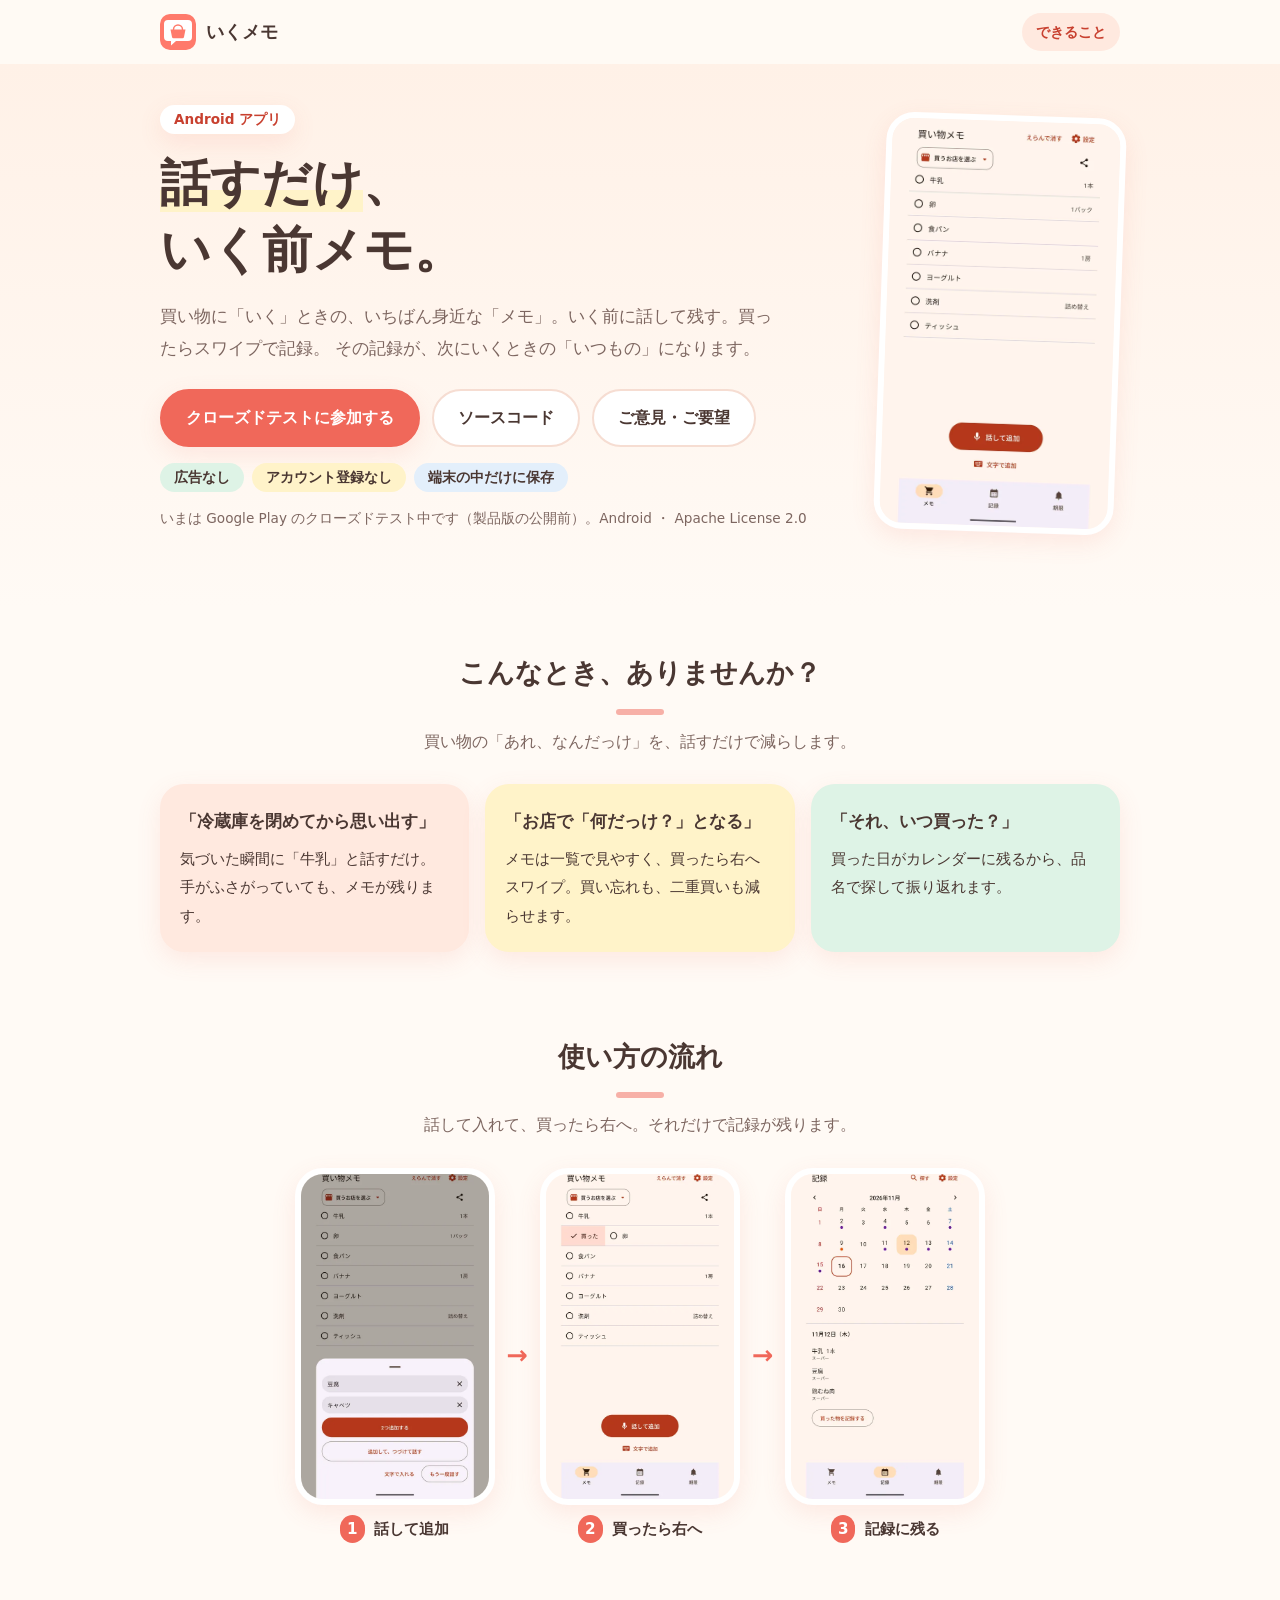
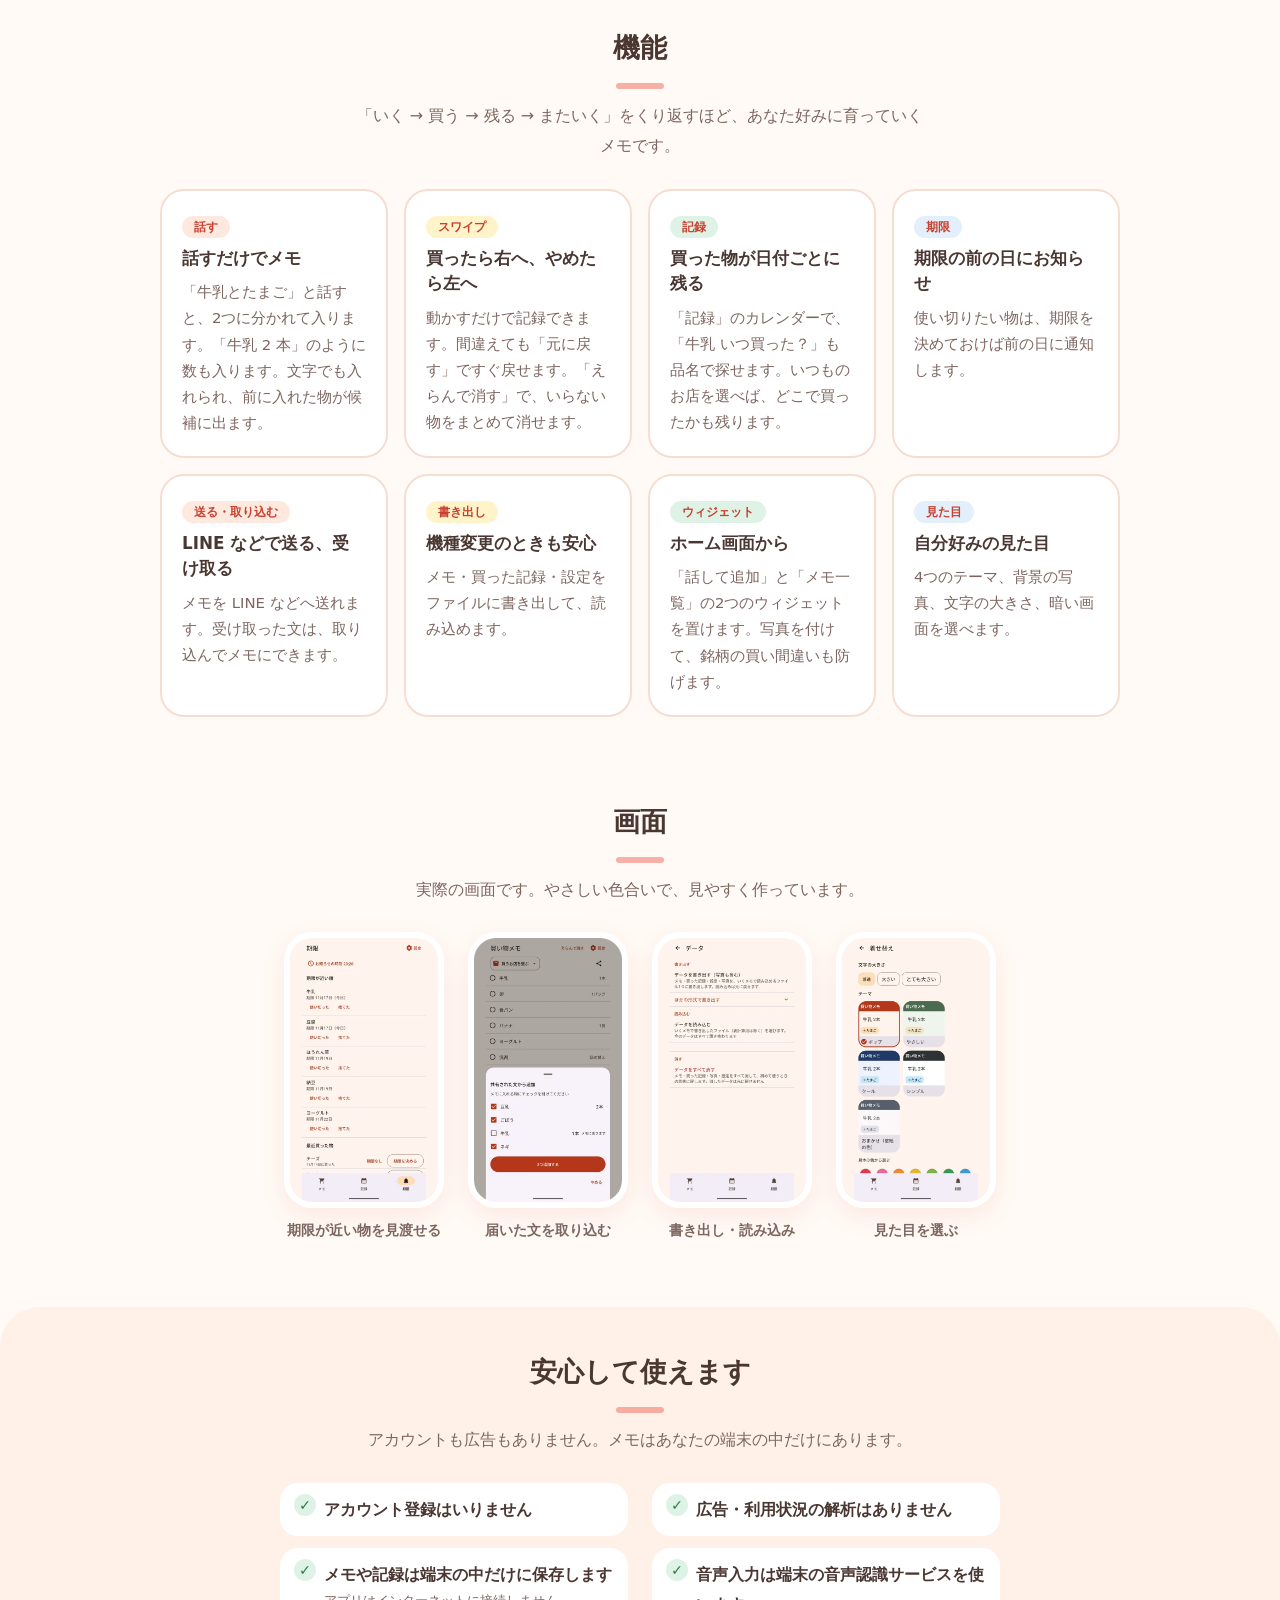
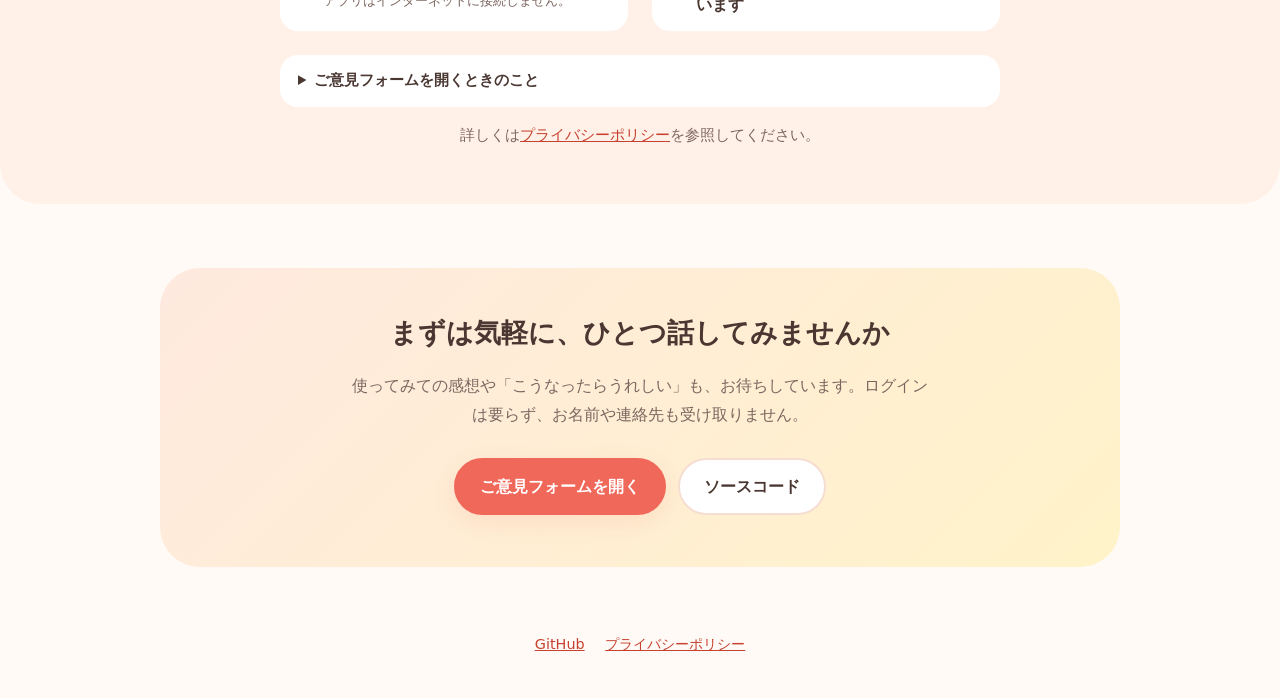
<file: index.html>
<!doctype html>
<!--
  いくメモの紹介ページ。公開の手順は site/README.md。
  外部フォント・外部スクリプト・アクセス解析は読み込まない（閲覧者の情報を第三者へ送らないため）。
-->
<html lang="ja">
<head>
  <meta charset="utf-8">
  <meta name="viewport" content="width=device-width, initial-scale=1">
  <title>いくメモ — 話すだけ、いく前メモ。</title>
  <meta name="description" content="話すだけで買い物メモ。買ったらスワイプで記録、記録のカレンダーで振り返り。使い切りたい物は、期限をお知らせ。Android アプリ。">
  <meta name="theme-color" content="#FFF1E7">
  <meta name="color-scheme" content="light">
  <meta property="og:type" content="website">
  <meta property="og:url" content="https://filderschoice.github.io/ikumemo/">
  <link rel="canonical" href="https://filderschoice.github.io/ikumemo/">
  <meta property="og:title" content="いくメモ">
  <meta property="og:description" content="話すだけ、いく前メモ。いく前に話して、買ったらスワイプ。（Android）">
  <!-- 共有時の画像はストアのフィーチャーグラフィック（docs/store/images/feature-graphic.png の写し）。X など WebP を読まない SNS があるため PNG -->
  <meta property="og:image" content="https://filderschoice.github.io/ikumemo/assets/og-image.png">
  <meta property="og:image:width" content="1024">
  <meta property="og:image:height" content="500">
  <meta property="og:image:alt" content="いくメモ — 話すだけ、いく前メモ。">
  <meta property="og:locale" content="ja_JP">
  <meta property="og:site_name" content="いくメモ">
  <meta name="twitter:card" content="summary_large_image">
  <link rel="icon" href="assets/icon.svg" type="image/svg+xml">
  <link rel="stylesheet" href="style.css">
</head>
<body>
  <header class="site-header">
    <div class="container">
      <a class="brand" href="#top">
        <img src="assets/icon.svg" alt="" width="32" height="32">
        <span>いくメモ</span>
      </a>
      <a class="header-link" href="#features">できること</a>
    </div>
  </header>

  <main id="top">
    <section class="hero">
      <div class="container hero-grid">
        <div class="hero-text">
        <span class="eyebrow">Android アプリ</span>
        <h1><em>話すだけ</em>、<br>いく前メモ。</h1>
        <p class="lead">
          買い物に「いく」ときの、いちばん身近な「メモ」。いく前に話して残す。買ったらスワイプで記録。
          その記録が、次にいくときの「いつもの」になります。
        </p>
        <div class="actions">
          <a class="button primary" href="https://github.com/filderschoice/ikumemo/blob/main/docs/CLOSED_TEST.md">クローズドテストに参加する</a>
          <a class="button" href="https://github.com/filderschoice/ikumemo">ソースコード</a>
          <a class="button" href="feedback/">ご意見・ご要望</a>
        </div>
        <ul class="chips">
          <li>広告なし</li>
          <li>アカウント登録なし</li>
          <li>端末の中だけに保存</li>
        </ul>
        <p class="meta">いまは Google Play のクローズドテスト中です（製品版の公開前）。Android ・ Apache License 2.0</p>
        </div>
        <div class="hero-shot">
          <img class="shot" src="assets/screenshots/memo.webp" alt="買い物メモの画面。牛乳・卵・食パンなどの品目が並び、下に「話して追加」のボタンがある" width="540" height="960">
        </div>
      </div>
    </section>

    <section id="scenes">
      <div class="container">
        <h2>こんなとき、ありませんか？</h2>
        <p class="section-lead">買い物の「あれ、なんだっけ」を、話すだけで減らします。</p>
        <ul class="scenes">
          <li class="scene">
            <q>冷蔵庫を閉めてから思い出す</q>
            <p>気づいた瞬間に「牛乳」と話すだけ。手がふさがっていても、メモが残ります。</p>
          </li>
          <li class="scene">
            <q>お店で「何だっけ？」となる</q>
            <p>メモは一覧で見やすく、買ったら右へスワイプ。買い忘れも、二重買いも減らせます。</p>
          </li>
          <li class="scene">
            <q>それ、いつ買った？</q>
            <p>買った日がカレンダーに残るから、品名で探して振り返れます。</p>
          </li>
        </ul>
      </div>
    </section>

    <section id="flow">
      <div class="container">
        <h2>使い方の流れ</h2>
        <p class="section-lead">話して入れて、買ったら右へ。それだけで記録が残ります。</p>
        <ol class="flow-row">
          <li>
            <img class="shot" src="assets/screenshots/voice.webp" alt="「牛乳」と「卵」の2つに分かれた話して追加の確認カード" width="540" height="934" loading="lazy">
            <span><b>1</b> 話して追加</span>
          </li>
          <li class="arrow" aria-hidden="true">&rarr;</li>
          <li>
            <img class="shot" src="assets/screenshots/swipe.webp" alt="買い物メモの画面。牛乳やたまごなどの品が並び、「買った」へスワイプした行と、下に「話して追加」ボタンがある" width="540" height="935" loading="lazy">
            <span><b>2</b> 買ったら右へ</span>
          </li>
          <li class="arrow" aria-hidden="true">&rarr;</li>
          <li>
            <img class="shot" src="assets/screenshots/calendar.webp" alt="買った日に印が付いた記録のカレンダーと、選んだ日に買った物の一覧" width="540" height="935" loading="lazy">
            <span><b>3</b> 記録に残る</span>
          </li>
        </ol>
      </div>
    </section>

    <section id="features">
      <div class="container">
        <h2>機能</h2>
        <p class="section-lead">「いく → 買う → 残る → またいく」をくり返すほど、あなた好みに育っていくメモです。</p>
        <ul class="features">
          <li class="card">
            <span class="tag">話す</span>
            <h3>話すだけでメモ</h3>
            <p>「牛乳とたまご」と話すと、2つに分かれて入ります。「牛乳 2 本」のように数も入ります。文字でも入れられ、前に入れた物が候補に出ます。</p>
          </li>
          <li class="card">
            <span class="tag">スワイプ</span>
            <h3>買ったら右へ、やめたら左へ</h3>
            <p>動かすだけで記録できます。間違えても「元に戻す」ですぐ戻せます。「えらんで消す」で、いらない物をまとめて消せます。</p>
          </li>
          <li class="card">
            <span class="tag">記録</span>
            <h3>買った物が日付ごとに残る</h3>
            <p>「記録」のカレンダーで、「牛乳 いつ買った？」も品名で探せます。いつものお店を選べば、どこで買ったかも残ります。</p>
          </li>
          <li class="card">
            <span class="tag">期限</span>
            <h3>期限の前の日にお知らせ</h3>
            <p>使い切りたい物は、期限を決めておけば前の日に通知します。</p>
          </li>
          <li class="card">
            <span class="tag">送る・取り込む</span>
            <h3>LINE などで送る、受け取る</h3>
            <p>メモを LINE などへ送れます。受け取った文は、取り込んでメモにできます。</p>
          </li>
          <li class="card">
            <span class="tag">書き出し</span>
            <h3>機種変更のときも安心</h3>
            <p>メモ・買った記録・設定をファイルに書き出して、読み込めます。</p>
          </li>
          <li class="card">
            <span class="tag">ウィジェット</span>
            <h3>ホーム画面から</h3>
            <p>「話して追加」と「メモ一覧」の2つのウィジェットを置けます。写真を付けて、銘柄の買い間違いも防げます。</p>
          </li>
          <li class="card">
            <span class="tag">見た目</span>
            <h3>自分好みの見た目</h3>
            <p>4つのテーマ、背景の写真、文字の大きさ、暗い画面を選べます。</p>
          </li>
        </ul>
      </div>
    </section>

    <section id="screens">
      <div class="container">
        <h2>画面</h2>
        <p class="section-lead">実際の画面です。やさしい色合いで、見やすく作っています。</p>
        <ul class="gallery">
          <li>
            <img class="shot" src="assets/screenshots/due.webp" alt="期限のタブ。期限が近い物が日付つきで並んでいる" width="540" height="960">
            <span>期限が近い物を見渡せる</span>
          </li>
          <li>
            <img class="shot" src="assets/screenshots/import.webp" alt="共有された文を取り込んでメモにする確認のシート" width="540" height="960">
            <span>届いた文を取り込む</span>
          </li>
          <li>
            <img class="shot" src="assets/screenshots/data.webp" alt="設定のデータの項目。書き出しと読み込みのボタンがある" width="540" height="960">
            <span>書き出し・読み込み</span>
          </li>
          <li>
            <img class="shot" src="assets/screenshots/look.webp" alt="設定の見た目の項目。テーマや文字の大きさを選べる" width="540" height="960">
            <span>見た目を選ぶ</span>
          </li>
        </ul>
      </div>
    </section>

    <section id="privacy" class="relief">
      <div class="container">
        <h2>安心して使えます</h2>
        <p class="section-lead">アカウントも広告もありません。メモはあなたの端末の中だけにあります。</p>
        <ul class="relief-list">
          <li>アカウント登録はいりません</li>
          <li>広告・利用状況の解析はありません</li>
          <li>メモや記録は端末の中だけに保存します<small>アプリはインターネットに接続しません。</small></li>
          <li>音声入力は端末の音声認識サービスを使います</li>
        </ul>
        <div class="privacy-more">
          <details>
            <summary>ご意見フォームを開くときのこと</summary>
            <p>ボタンを押すと外部のブラウザで開きます。開くときに、アプリの版・Android の版・機種名がページの URL に入ります。ご意見の内容は、自分で送信したときだけ届きます。</p>
          </details>
          <p>詳しくは<a href="https://github.com/filderschoice/ikumemo/blob/main/docs/store/PRIVACY_POLICY.md">プライバシーポリシー</a>を参照してください。</p>
        </div>
      </div>
    </section>

    <section id="feedback" class="closing">
      <div class="container">
        <div class="closing-box">
          <h2>まずは気軽に、ひとつ話してみませんか</h2>
          <p class="section-lead">使ってみての感想や「こうなったらうれしい」も、お待ちしています。ログインは要らず、お名前や連絡先も受け取りません。</p>
          <div class="actions">
            <a class="button primary" href="feedback/">ご意見フォームを開く</a>
            <a class="button" href="https://github.com/filderschoice/ikumemo">ソースコード</a>
          </div>
        </div>
      </div>
    </section>
  </main>

  <footer class="site-footer">
    <div class="container">
      <a href="https://github.com/filderschoice/ikumemo">GitHub</a>
      <a href="https://github.com/filderschoice/ikumemo/blob/main/docs/store/PRIVACY_POLICY.md">プライバシーポリシー</a>
    </div>
  </footer>
</body>
</html>
</file>
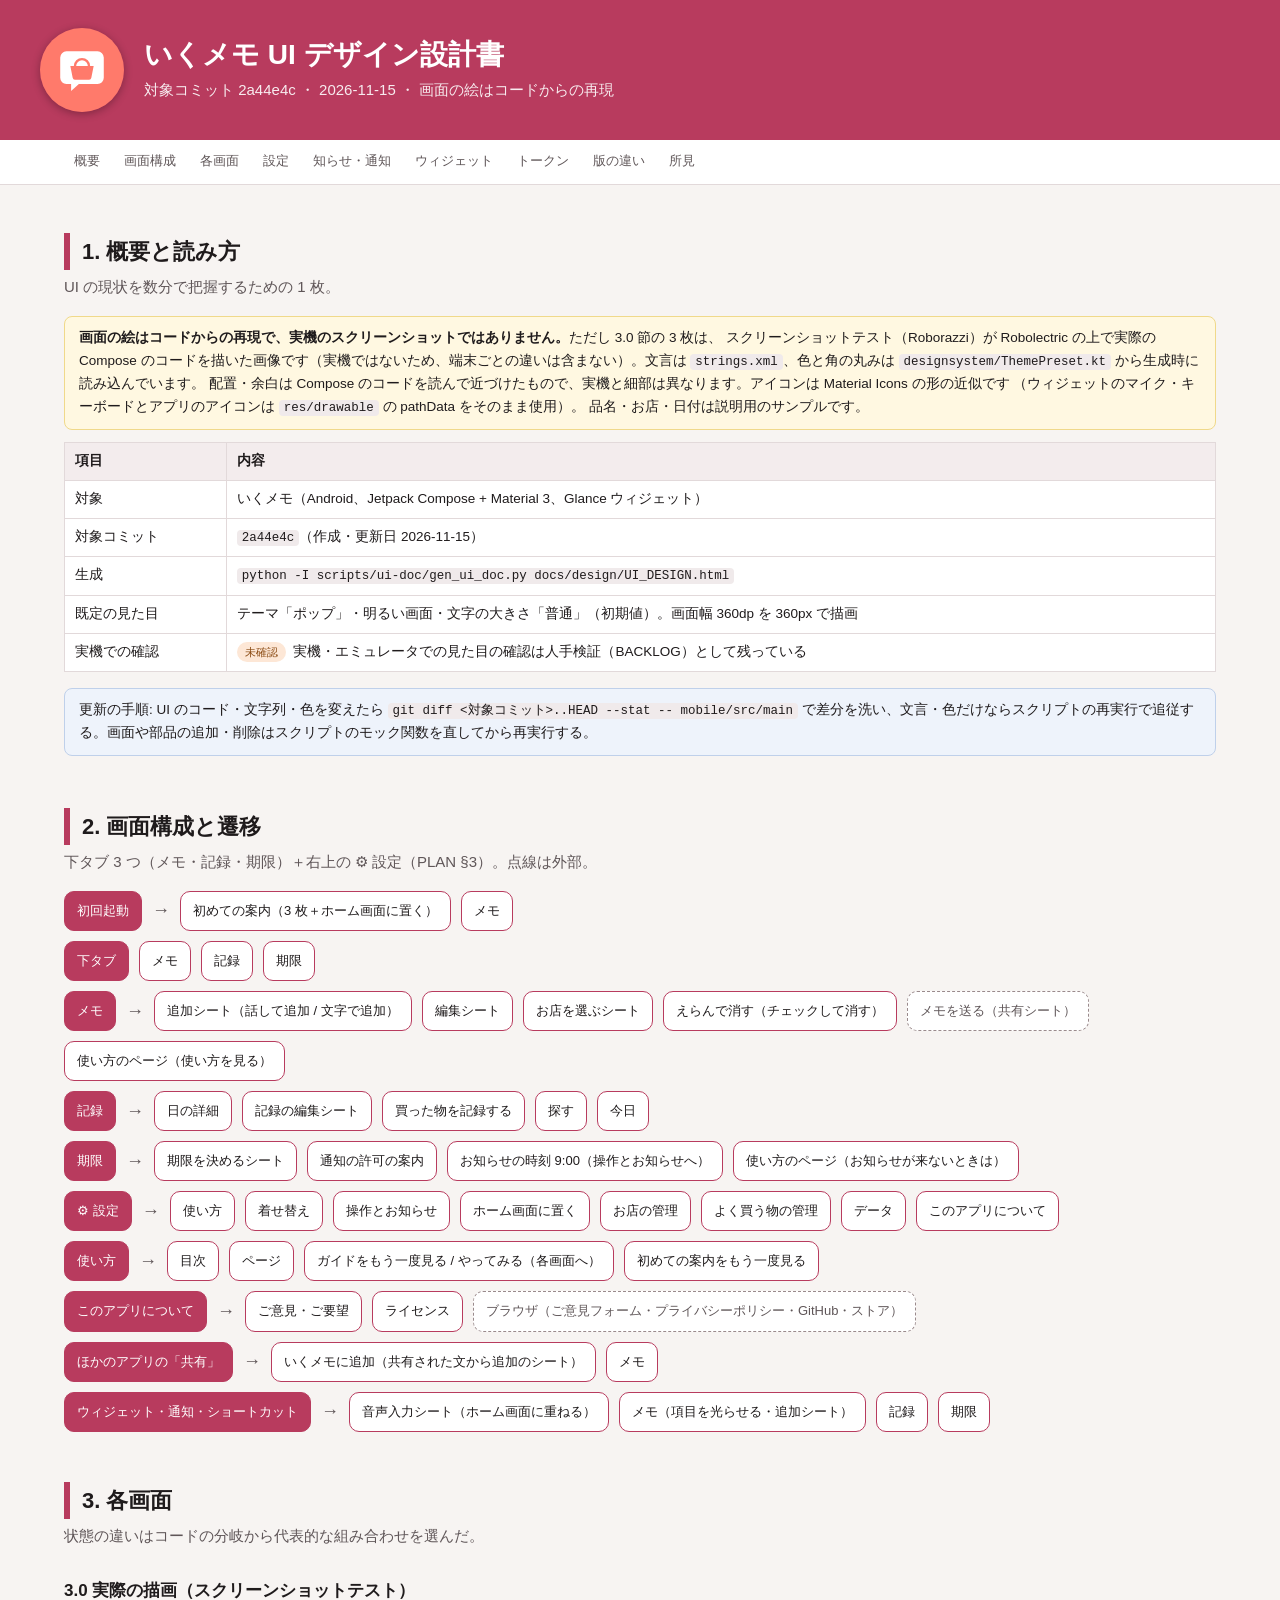
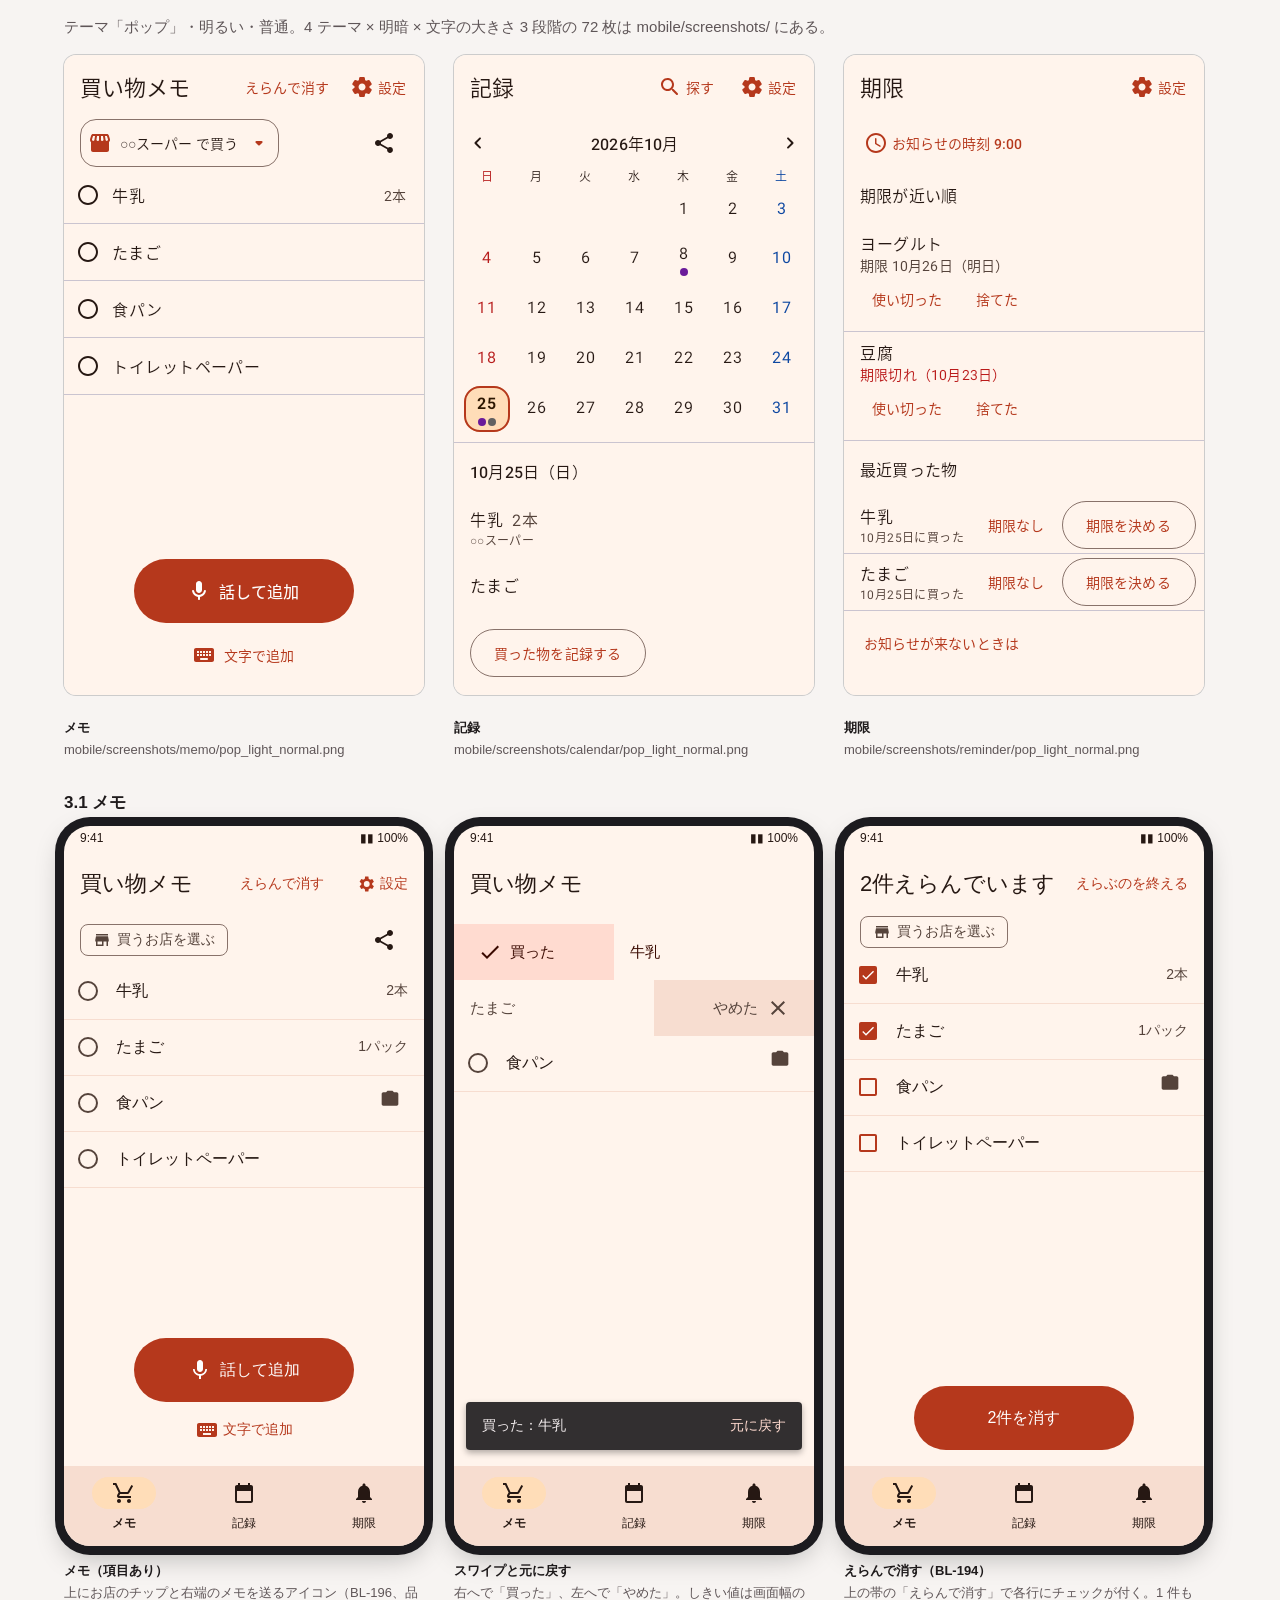
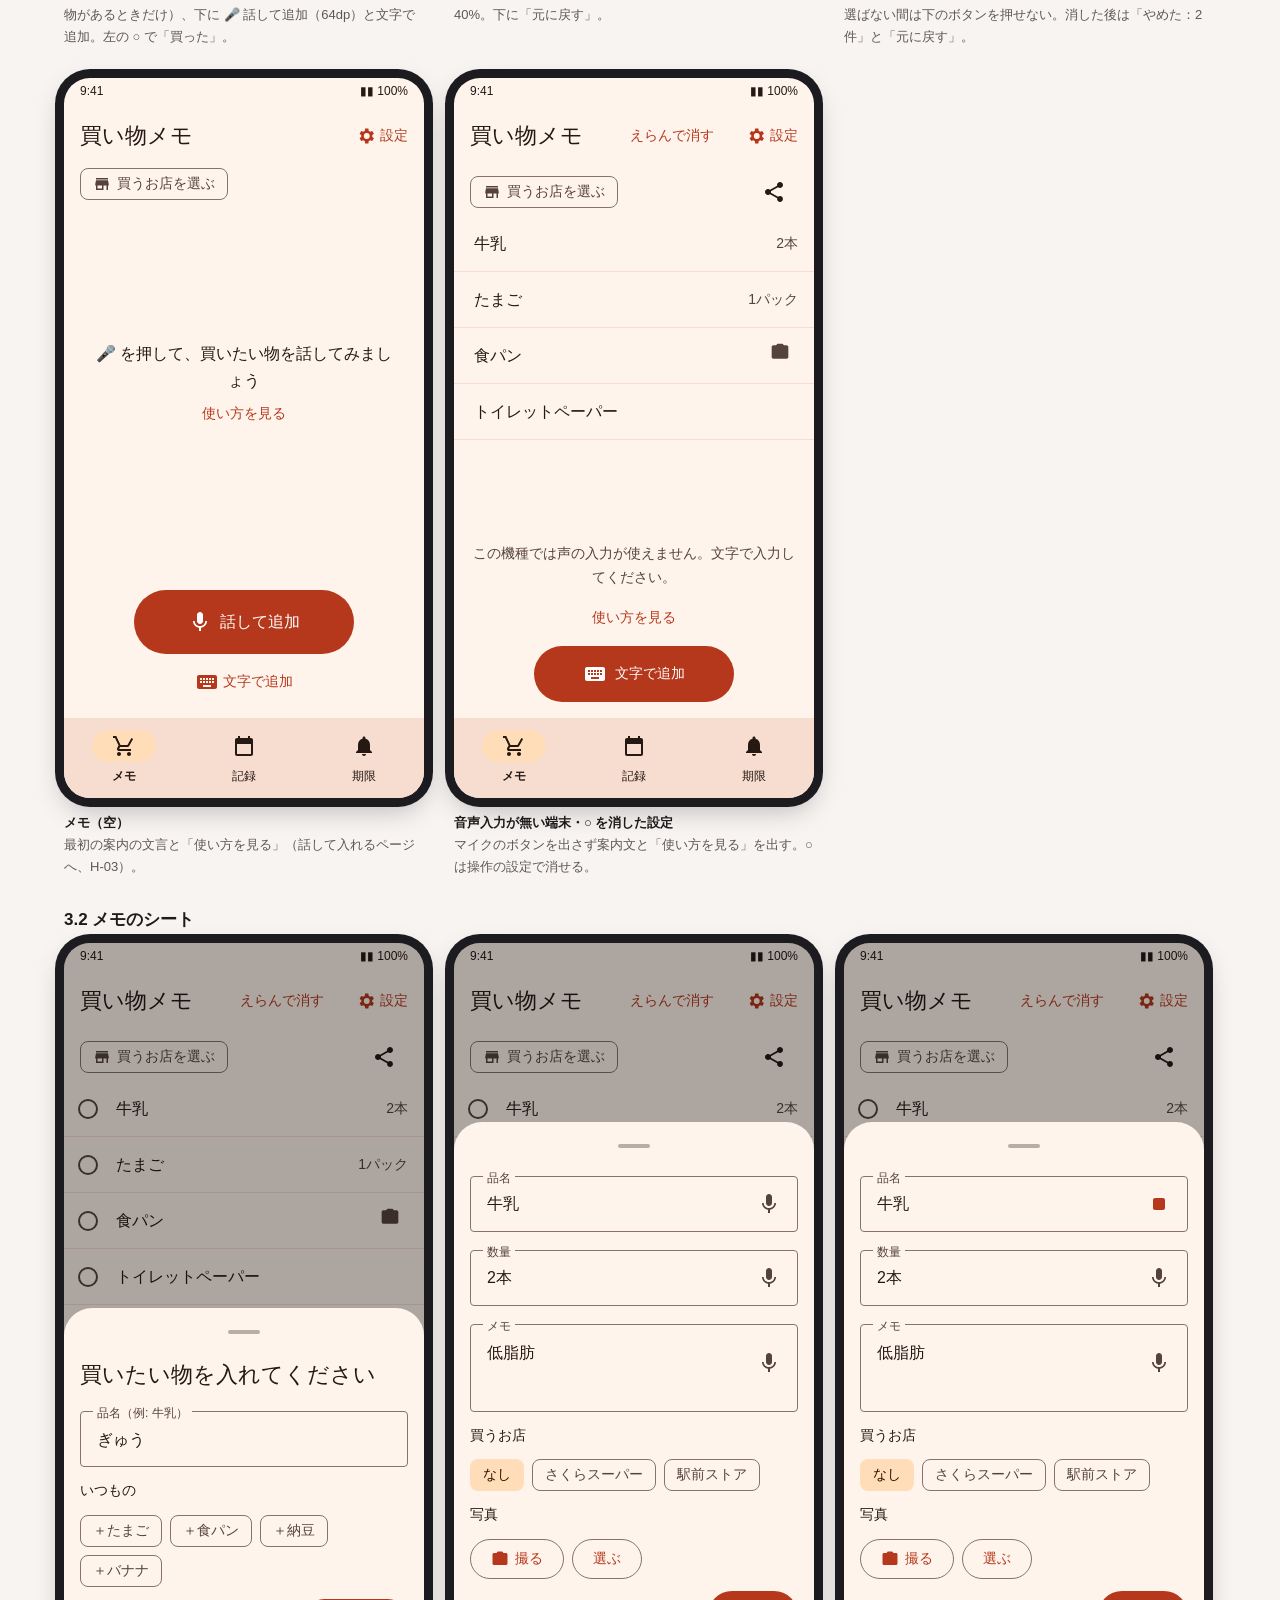
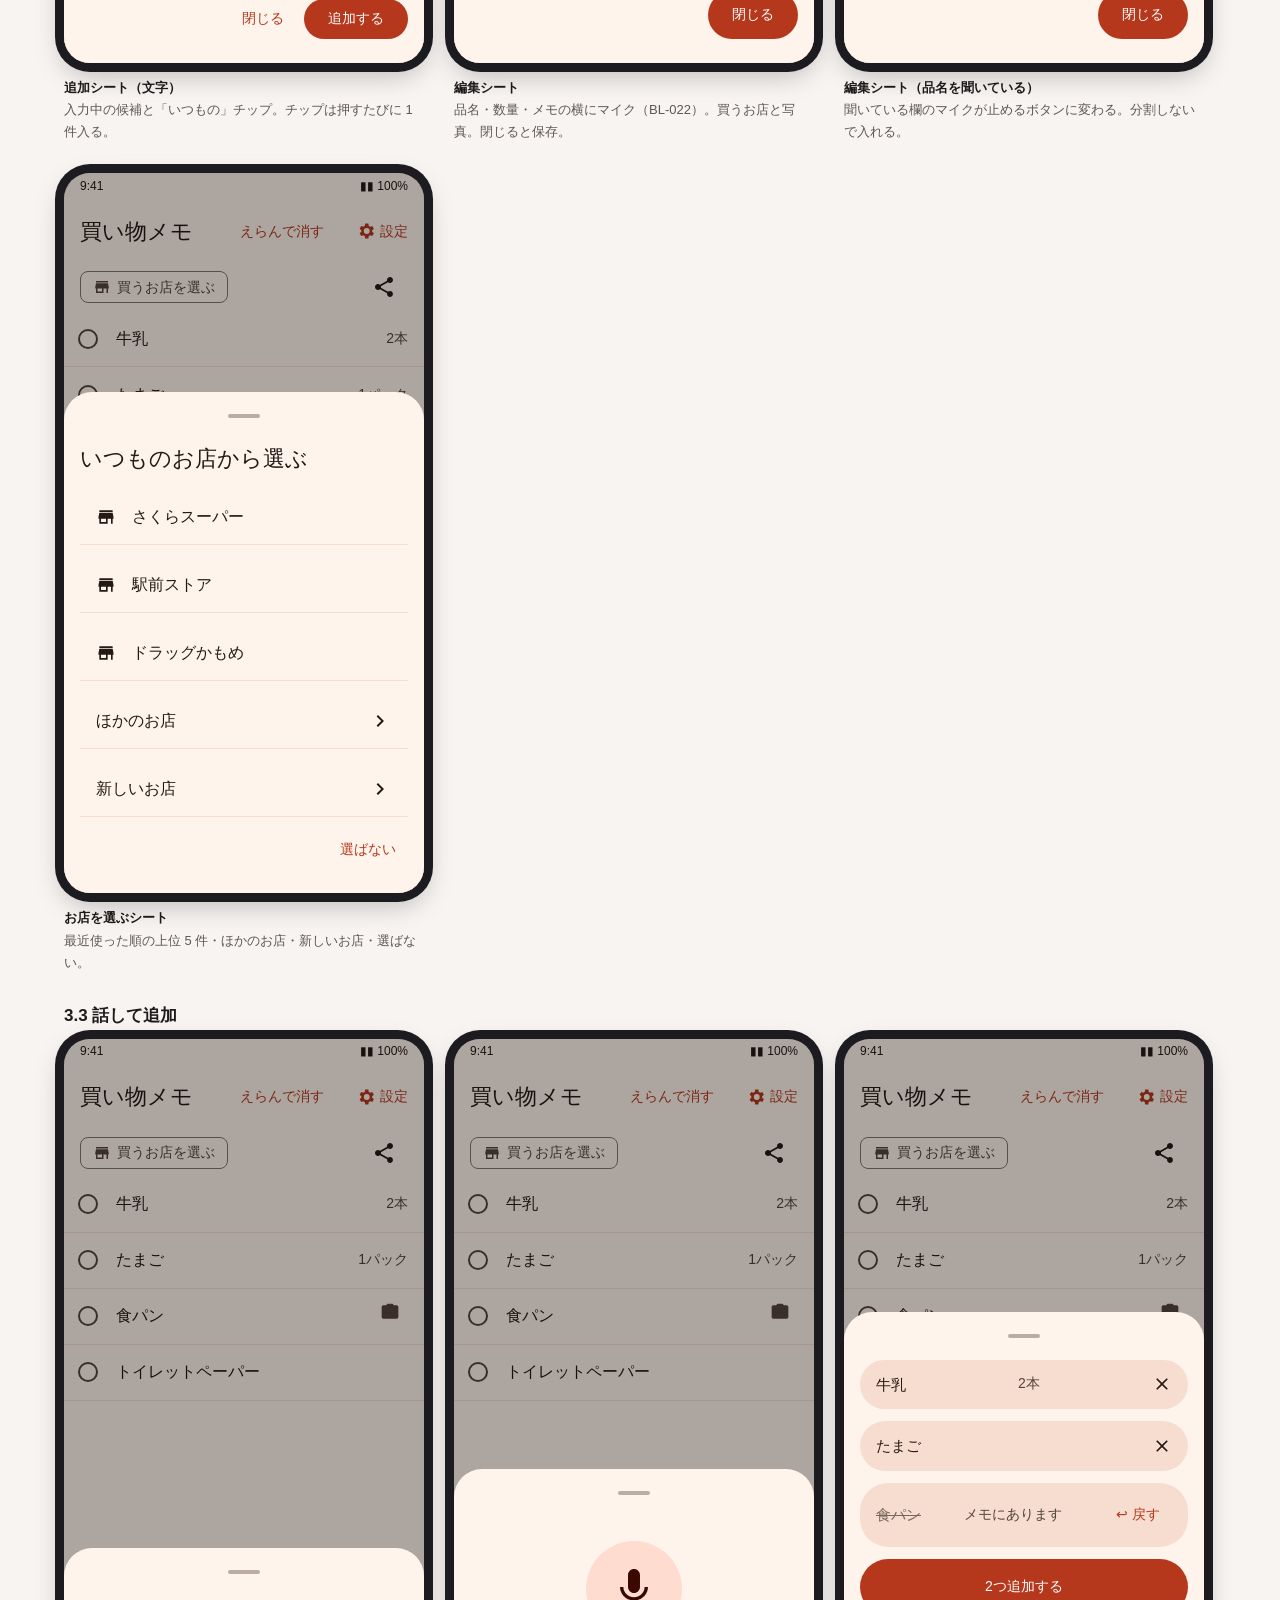
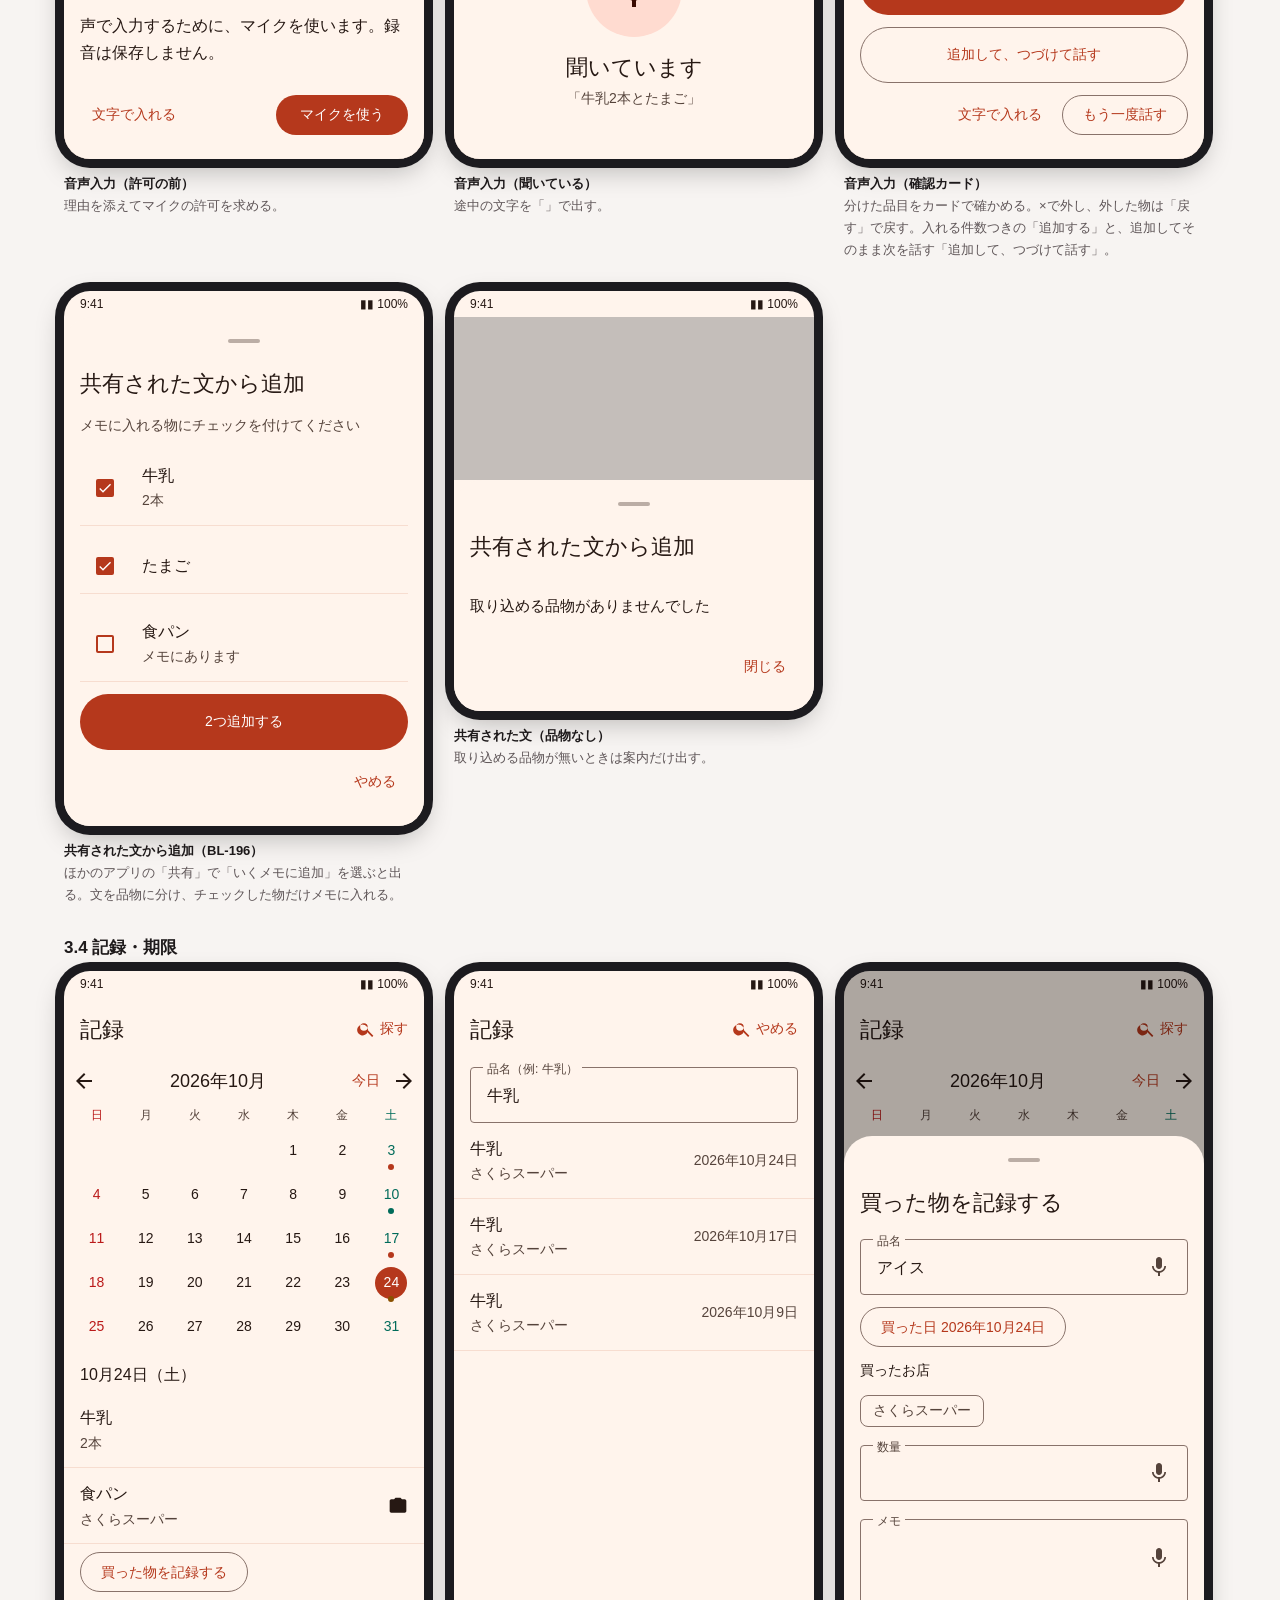
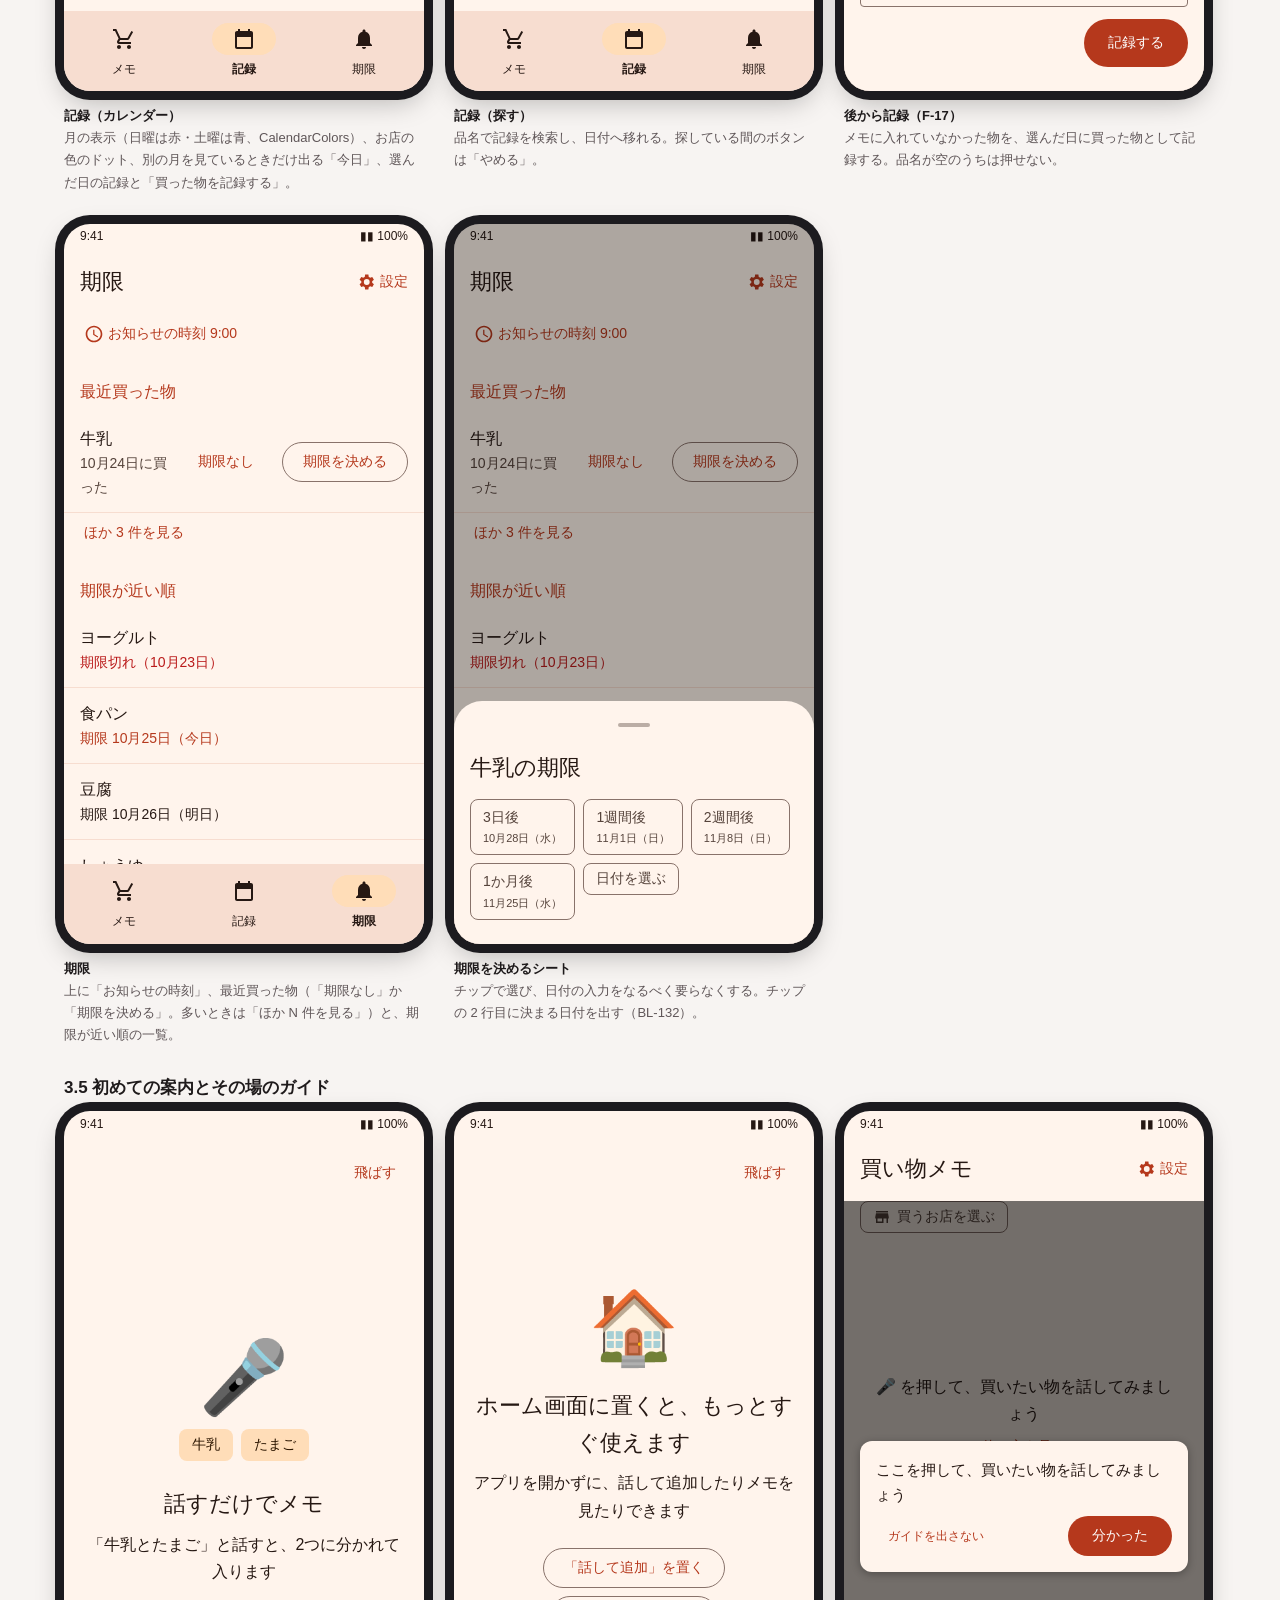
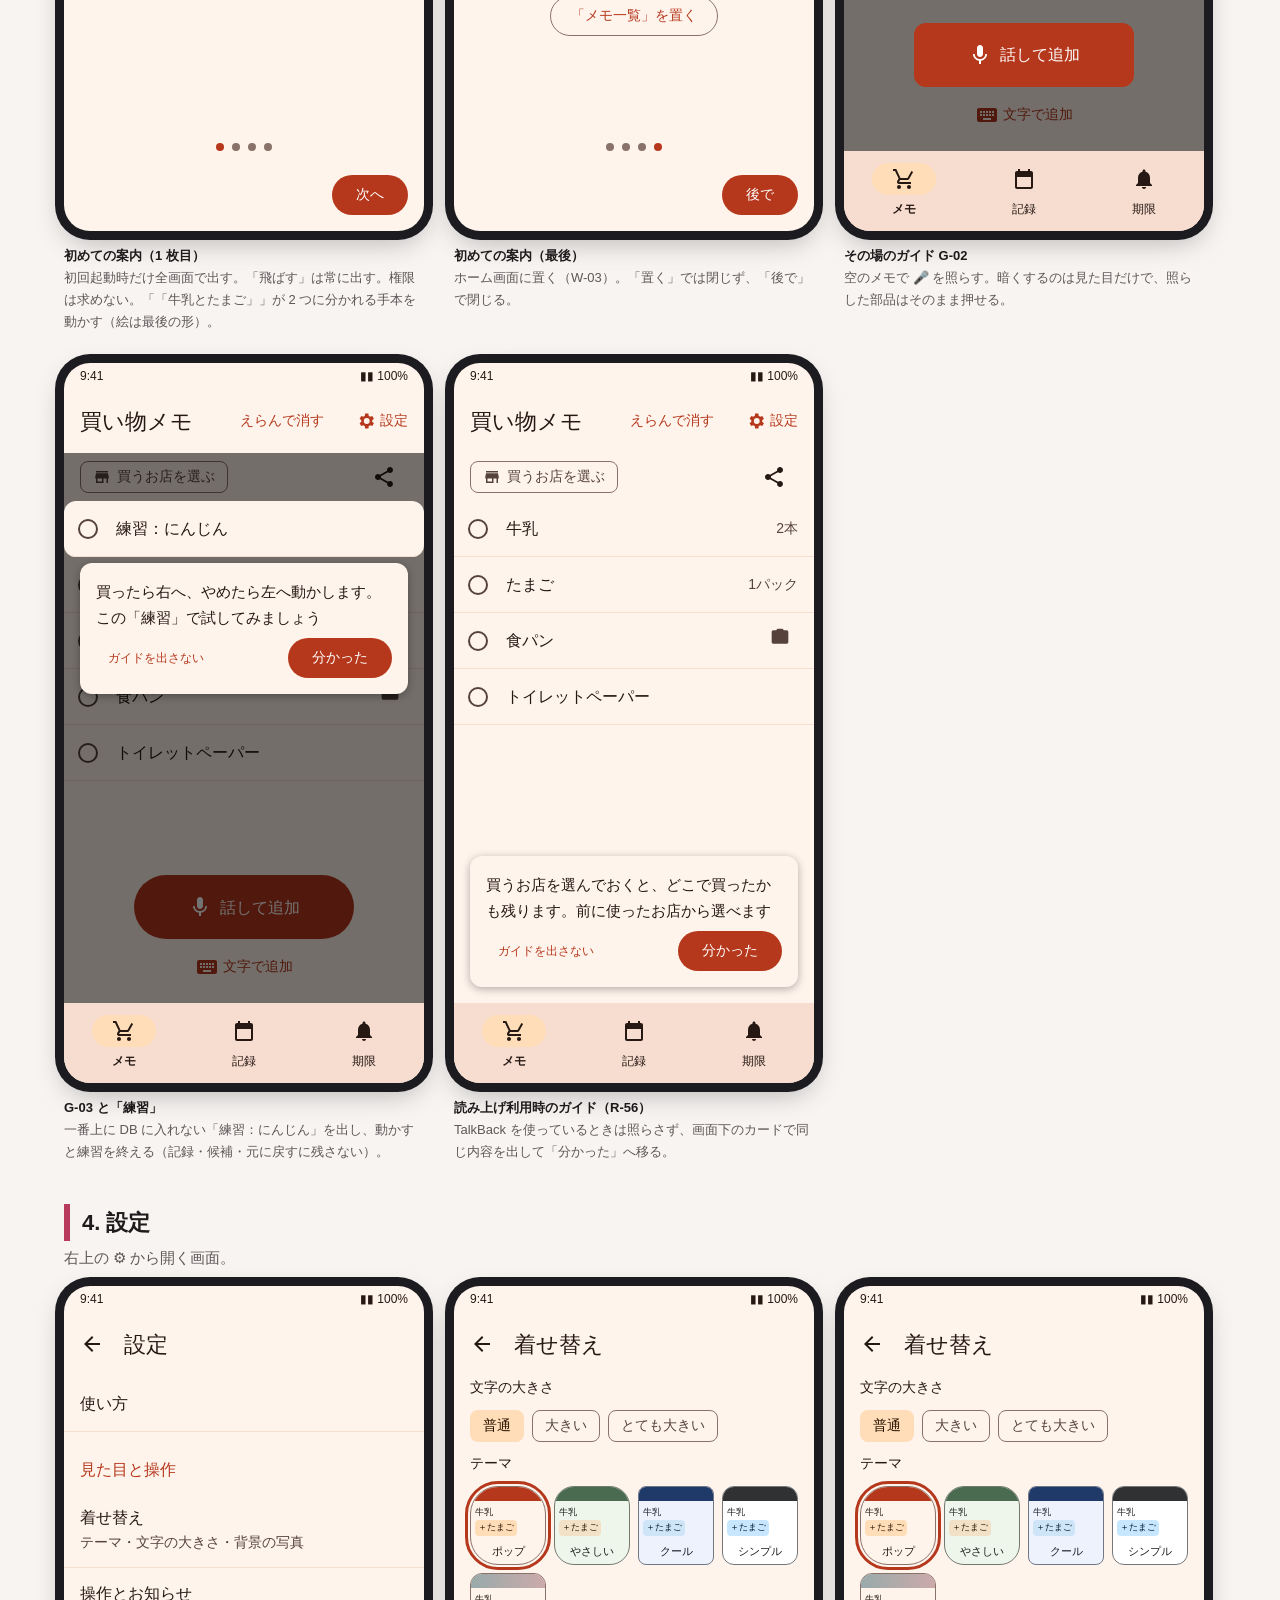
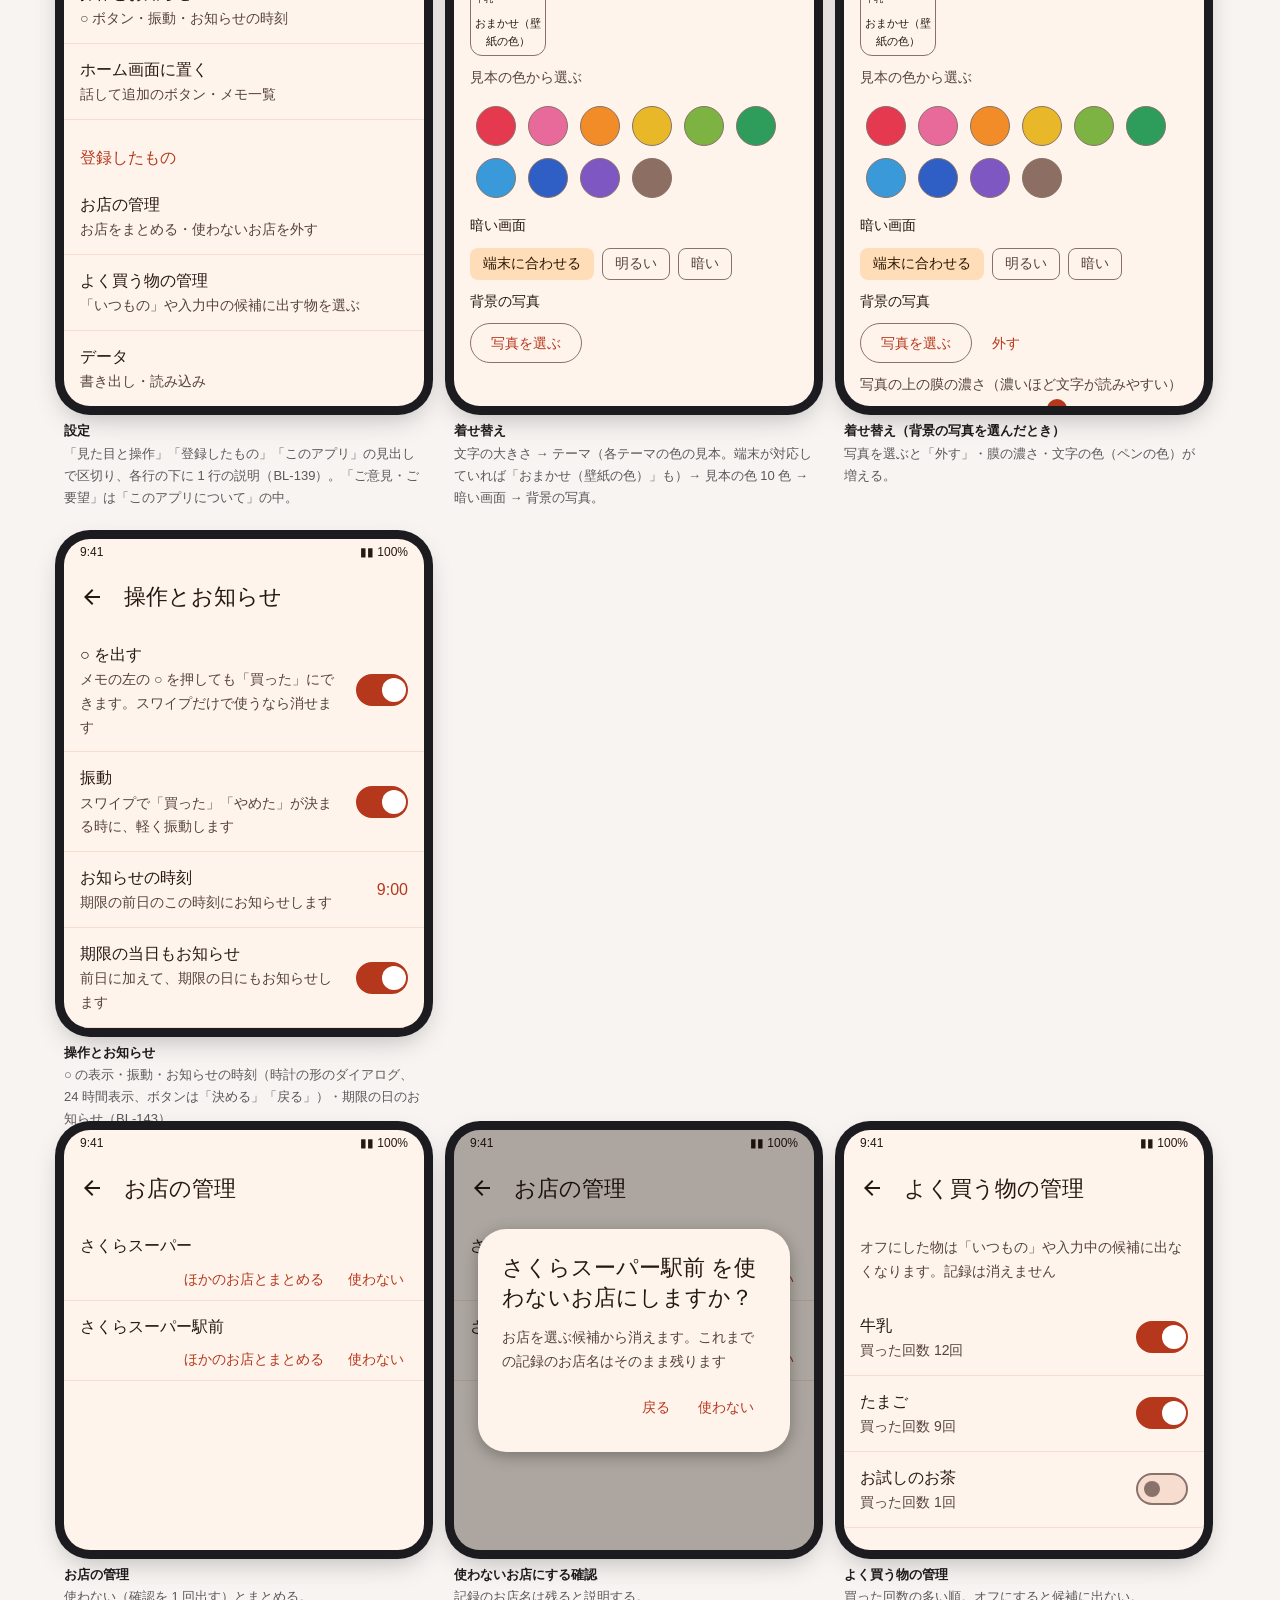
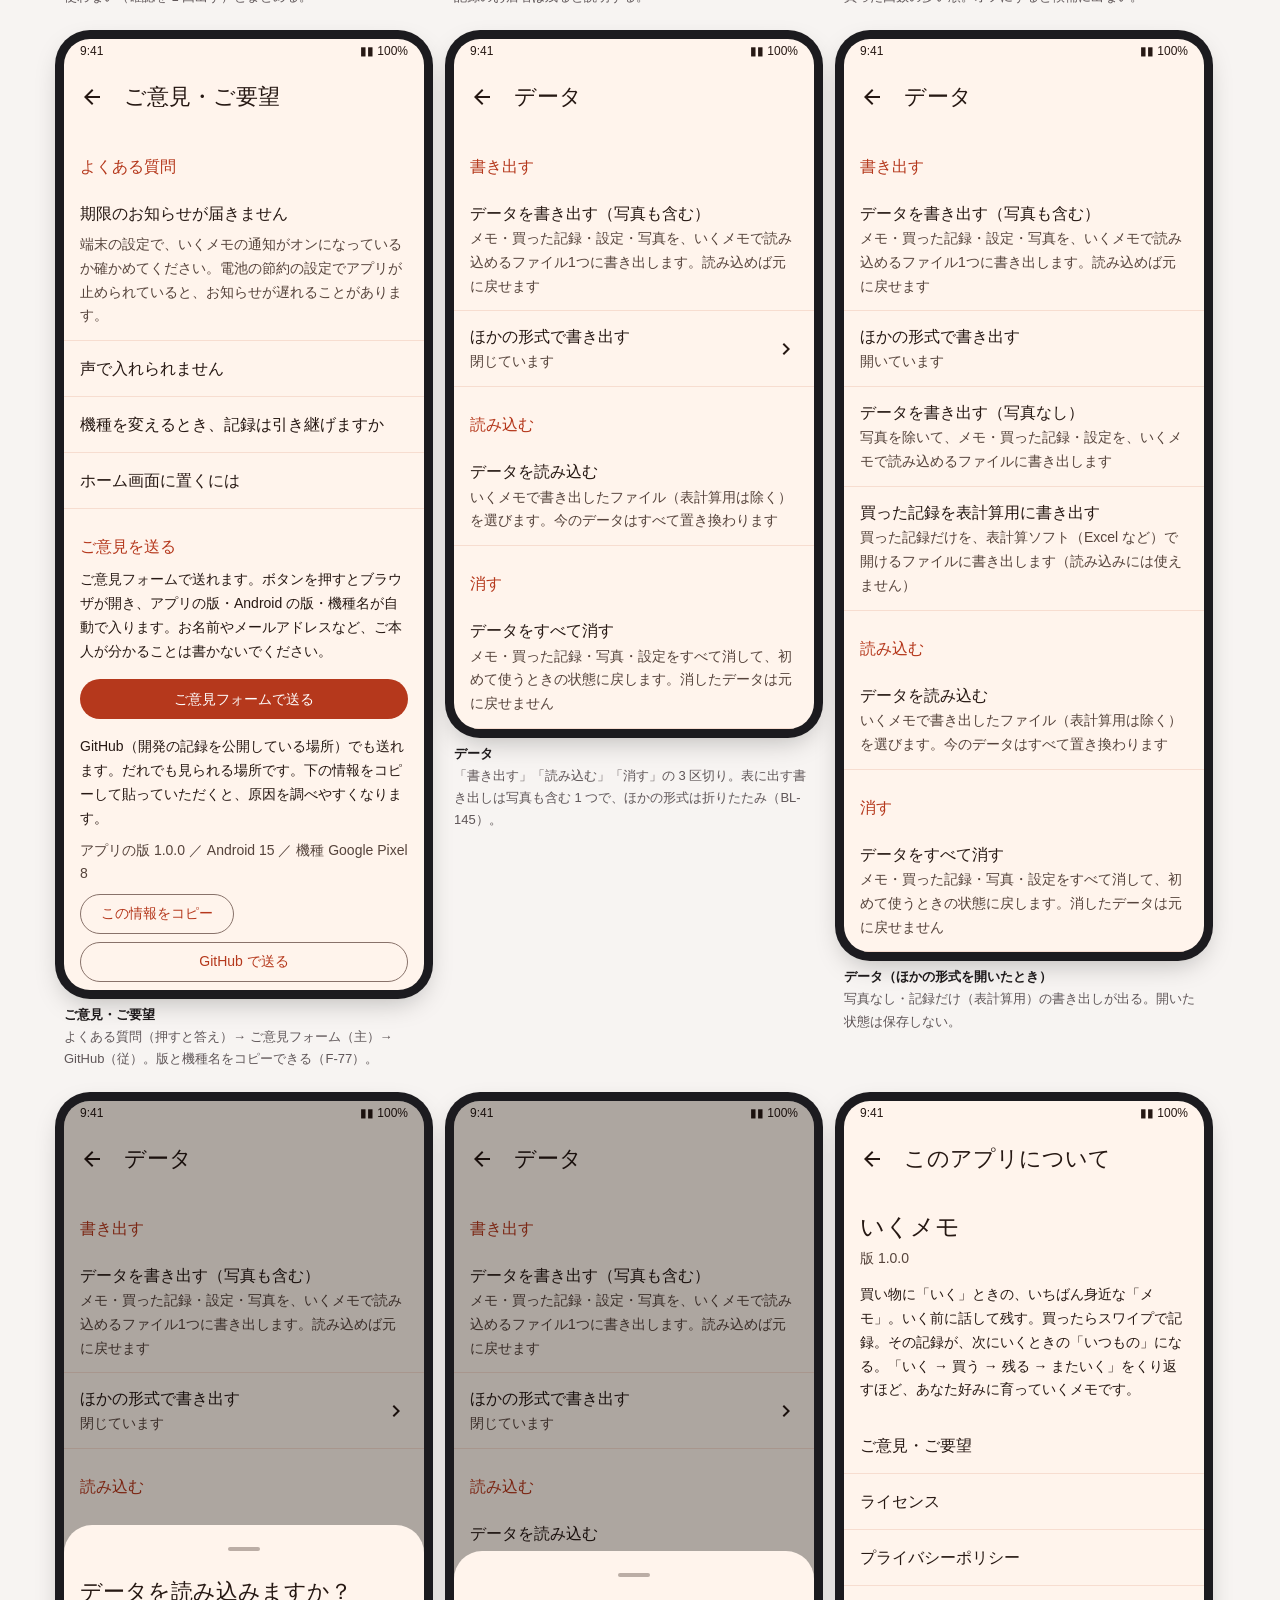
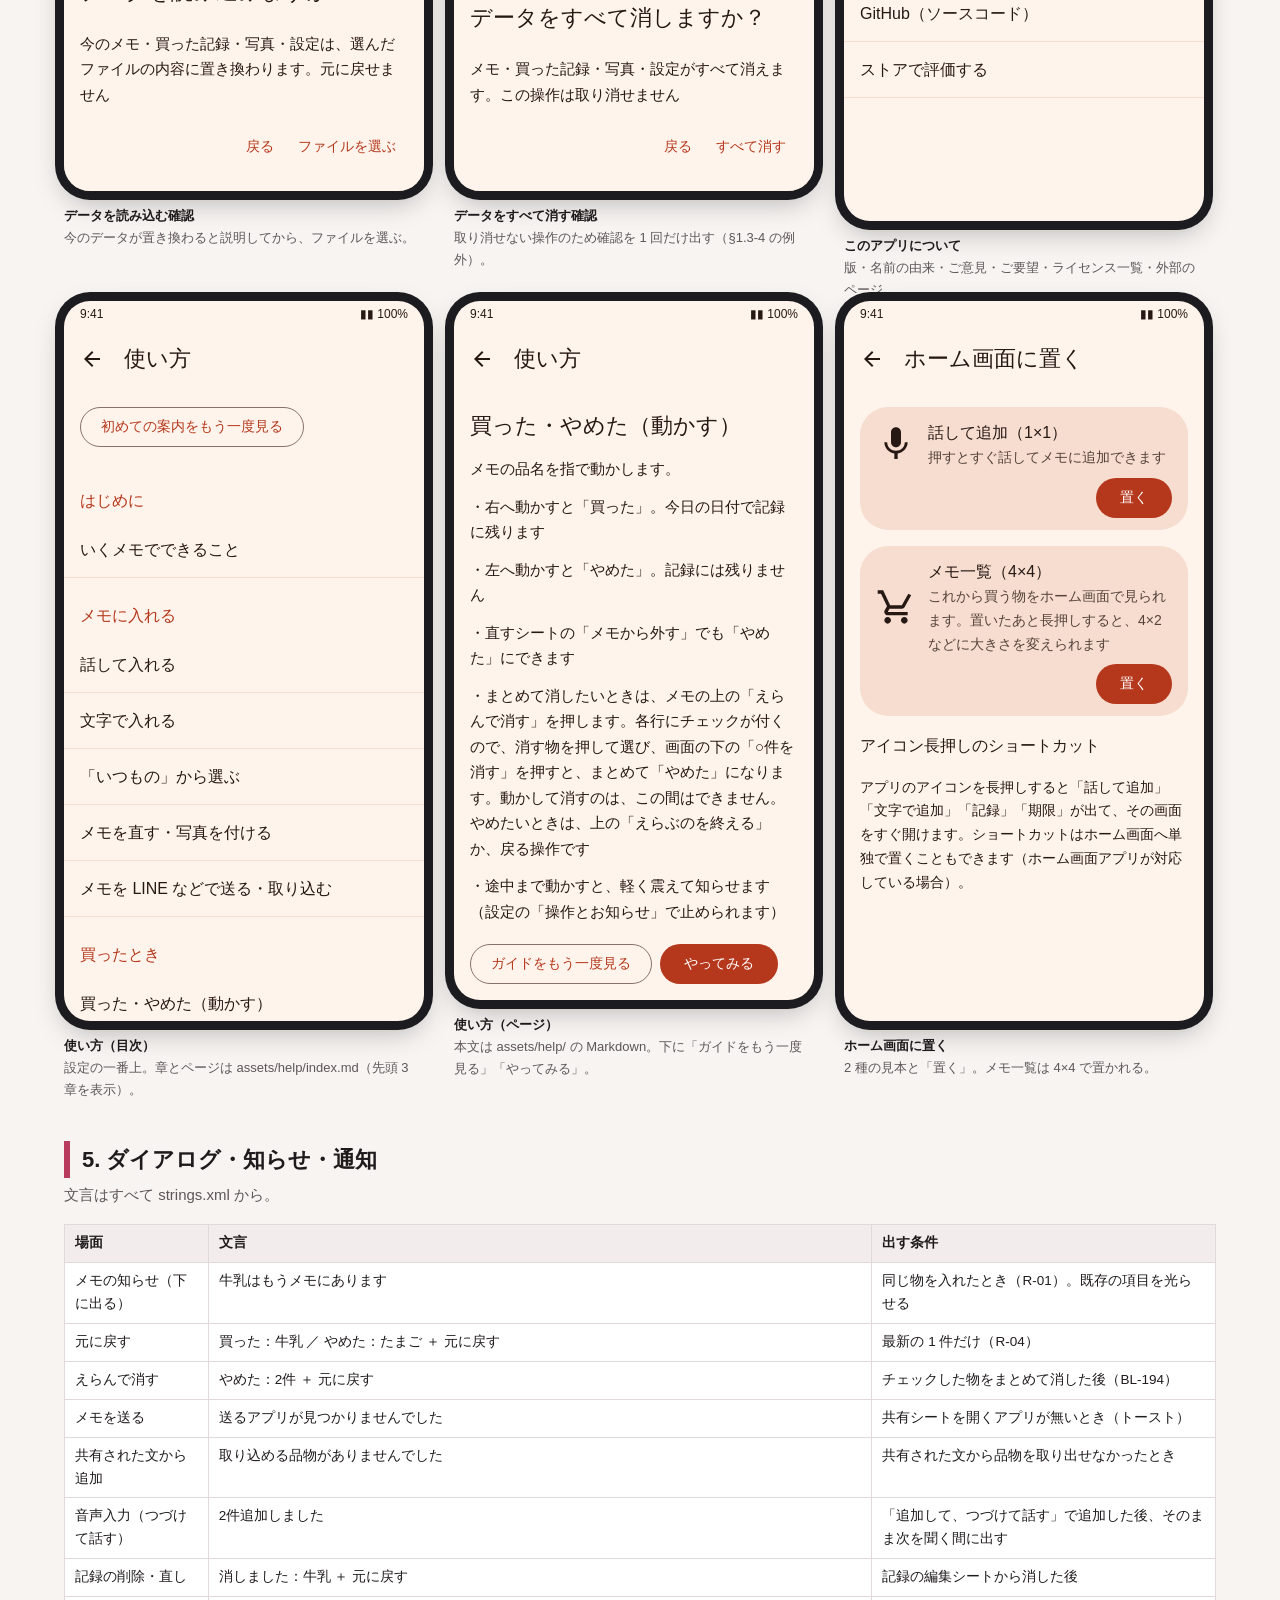
<file: docs/design/UI_DESIGN.html>
<!doctype html>
<html lang="ja"><head><meta charset="utf-8"><meta name="viewport" content="width=device-width,initial-scale=1">
<title>いくメモ UI デザイン設計書</title><style>
:root{--bg:#f7f4f2;--ink:#1f1b1c;--sub:#5f5658;--line:#e2d9da;--brand:#B83B5E;--card:#fff}
*{box-sizing:border-box}html{scroll-behavior:smooth}
body{margin:0;background:var(--bg);color:var(--ink);font-family:"Noto Sans JP","Yu Gothic UI","Hiragino Sans",Roboto,sans-serif;line-height:1.7;font-size:15px}
header.top{background:var(--brand);color:#fff;padding:28px 24px}
header.top .in{max-width:1200px;margin:0 auto;display:flex;gap:20px;align-items:center;flex-wrap:wrap}
header.top h1{margin:0;font-size:28px;line-height:1.3}header.top p{margin:4px 0 0;opacity:.9}
.iconwrap{width:84px;height:84px;border-radius:50%;overflow:hidden;flex:none;box-shadow:0 2px 8px rgba(0,0,0,.3)}
nav.toc{position:sticky;top:0;z-index:20;background:#fff;border-bottom:1px solid var(--line)}
nav.toc .in{max-width:1200px;margin:0 auto;padding:0 24px;display:flex;gap:4px;overflow-x:auto;white-space:nowrap}
nav.toc a{padding:10px;color:var(--sub);text-decoration:none;font-size:13px;border-bottom:2px solid transparent}
nav.toc a:hover{color:var(--brand);border-color:var(--brand)}
main{max-width:1200px;margin:0 auto;padding:8px 24px 80px}section{padding-top:40px}
h2{font-size:22px;margin:0 0 4px;padding-left:12px;border-left:6px solid var(--brand)}h3{font-size:17px;margin:28px 0 8px}
.lead{color:var(--sub);margin:4px 0 16px}
.note{background:#fff8e1;border:1px solid #f0d98a;border-radius:8px;padding:10px 14px;font-size:13.5px;margin:12px 0}
.note.info{background:#eef3fb;border-color:#bfd0ea}
table{border-collapse:collapse;width:100%;background:#fff;font-size:13.5px;margin:8px 0 16px}
th,td{border:1px solid var(--line);padding:7px 10px;vertical-align:top;text-align:left}th{background:#f3eced;font-weight:600}
code{background:#f0eaeb;border-radius:4px;padding:1px 5px;font-size:12.5px;font-family:Consolas,"Cascadia Mono",monospace}
.grid{display:flex;flex-wrap:wrap;gap:30px;align-items:flex-start}figure{margin:0}
figcaption{font-size:13px;color:var(--sub);margin-top:14px;max-width:360px}figcaption b{color:var(--ink)}
.tag{display:inline-block;font-size:11px;padding:1px 8px;border-radius:10px;background:#efe6e7;color:#5a4446;margin-right:4px}
.tag.unk{background:#fde7d6;color:#8a4a12}.tag.todo{background:#e3e9f5;color:#2a4a7a}
.sw{display:inline-block;width:18px;height:18px;border-radius:4px;border:1px solid rgba(0,0,0,.2);vertical-align:-4px;margin-right:6px}
.flow{display:flex;flex-wrap:wrap;gap:10px;align-items:center;margin:10px 0}
.fb{background:#fff;border:1.5px solid var(--brand);border-radius:10px;padding:8px 12px;font-size:13px;text-align:center}
.fb.s{background:var(--brand);color:#fff}.fb.d{border-style:dashed;border-color:#9a8a8c;color:var(--sub)}.ar{color:var(--sub);font-size:18px}
footer{max-width:1200px;margin:0 auto;padding:0 24px 40px;color:var(--sub);font-size:12.5px}

/* ---- 端末フレーム（色は --p-* のテーマ変数で塗る） ---- */
.phone{width:360px;height:720px;background:var(--p-background);border-radius:26px;box-shadow:0 0 0 9px #1c1b1f,0 10px 28px rgba(0,0,0,.28);
 overflow:hidden;position:relative;color:var(--p-onSurface);font-family:Roboto,"Noto Sans JP","Yu Gothic UI",sans-serif;display:flex;flex-direction:column}
.phone.short{height:auto;min-height:420px}
.phone.tall{height:auto;min-height:640px}
.sb{height:26px;flex:none;display:flex;justify-content:space-between;align-items:center;padding:0 16px;font-size:12px}
.appbar{height:64px;flex:none;display:flex;align-items:center;padding:0 4px 0 16px;gap:8px}
.appbar .ttl{font-size:22px;flex:1;white-space:nowrap;overflow:hidden;text-overflow:ellipsis}
.appbar .back{width:48px;height:48px;display:flex;align-items:center;justify-content:center;margin-left:-12px}
.body{flex:1;overflow:hidden;display:flex;flex-direction:column}.body>*{flex-shrink:0}
.tbtn{display:inline-flex;align-items:center;gap:4px;height:40px;padding:0 12px;border-radius:20px;color:var(--p-primary);font-size:14px;font-weight:500;white-space:nowrap}
.fbtn{display:inline-flex;align-items:center;justify-content:center;gap:8px;border-radius:999px;background:var(--p-primary);color:var(--p-onPrimary);font-weight:500;white-space:nowrap;padding:0 24px;height:40px;font-size:14px}
.fbtn.big{height:64px;min-width:220px;font-size:16px}
.obtn{display:inline-flex;align-items:center;justify-content:center;gap:6px;border-radius:999px;border:1px solid var(--p-outline);color:var(--p-primary);height:40px;padding:0 20px;font-size:14px;font-weight:500;white-space:nowrap}
.chip{display:inline-flex;align-items:center;gap:6px;height:32px;padding:0 12px;border-radius:8px;border:1px solid var(--p-outline);font-size:14px;color:var(--p-onSurfaceVariant);white-space:nowrap}
.chip.sel{background:var(--p-secondaryContainer);color:var(--p-onSecondaryContainer);border-color:transparent}
.row{display:flex;align-items:center;min-height:56px;border-bottom:1px solid var(--p-surfaceVariant);padding-right:16px;gap:4px}
.row .nm{flex:1;font-size:16px}.row .qt{font-size:14px;color:var(--p-onSurfaceVariant)}
.row.hl{background:var(--p-secondaryContainer)}
.circ{width:48px;height:48px;display:flex;align-items:center;justify-content:center;flex:none}
.circ i{width:20px;height:20px;border:2px solid var(--p-onSurfaceVariant);border-radius:50%}
.swipe{display:flex;align-items:center;gap:8px;min-height:56px;padding:0 24px;background:var(--p-primaryContainer);color:var(--p-onPrimaryContainer)}
.swipe.l{justify-content:flex-end;background:var(--p-surfaceVariant);color:var(--p-onSurfaceVariant)}
.swipe .rest{background:var(--p-surface);flex:none;width:200px;min-height:56px;margin:0 -24px 0 auto;display:flex;align-items:center;padding-left:16px}
.swipe.l .rest{margin:0 auto 0 -24px}
.nav{height:80px;flex:none;background:var(--p-surfaceVariant);display:flex;justify-content:space-around;align-items:center}
.nav div{display:flex;flex-direction:column;align-items:center;font-size:12px;gap:4px;width:90px}
.nav .pill{width:64px;height:32px;border-radius:16px;display:flex;align-items:center;justify-content:center}
.nav .on .pill{background:var(--p-secondaryContainer)}.nav .on{font-weight:600}
.snack{position:absolute;left:12px;right:12px;bottom:96px;background:#322f30;color:#f5eff0;border-radius:4px;padding:0 8px 0 16px;min-height:48px;display:flex;align-items:center;font-size:14px;box-shadow:0 3px 6px rgba(0,0,0,.3)}
.snack span{flex:1}.snack b{color:var(--p-primaryContainer);font-weight:500;padding:0 8px}
.scrim{position:absolute;inset:0;background:rgba(0,0,0,.32);display:flex;flex-direction:column;justify-content:flex-end;z-index:5}
.spot{position:relative;z-index:6;box-shadow:0 0 0 2000px rgba(0,0,0,.55);border-radius:12px}
.bubble{position:absolute;left:16px;right:16px;z-index:7;background:var(--p-surface);color:var(--p-onSurface);border-radius:12px;padding:16px;box-shadow:0 2px 8px rgba(0,0,0,.3);font-size:15px;display:flex;flex-direction:column;gap:8px}
.scrim.c{justify-content:center;align-items:center}
.sheet{background:var(--p-surface);border-radius:28px 28px 0 0;padding:8px 16px 24px;display:flex;flex-direction:column;gap:12px;max-height:88%;overflow:hidden}
.sheet .grab{width:32px;height:4px;border-radius:2px;background:var(--p-onSurfaceVariant);opacity:.4;margin:14px auto 10px}
.dlg{background:var(--p-surface);border-radius:28px;padding:24px;width:312px;box-shadow:0 4px 16px rgba(0,0,0,.3);display:flex;flex-direction:column;gap:14px}
.dlg .h{font-size:22px;line-height:1.35}.dlg .acts{display:flex;justify-content:flex-end;gap:4px}
.fld{position:relative;border:1px solid var(--p-outline);border-radius:4px;min-height:56px;padding:0 4px 0 16px;display:flex;align-items:center;font-size:16px;margin-top:6px}
.fld label{position:absolute;left:12px;top:-9px;background:var(--p-surface);padding:0 4px;font-size:12px;color:var(--p-onSurfaceVariant)}
.fld .v{flex:1}.fld .mic{width:48px;height:48px;display:flex;align-items:center;justify-content:center;color:var(--p-onSurfaceVariant)}
.fld .mic.on{color:var(--p-primary)}
.ttl-s{font-size:14px;font-weight:500}.sub{color:var(--p-onSurfaceVariant);font-size:14px}
.sect{font-size:16px;font-weight:500;color:var(--p-primary);padding:24px 16px 8px}
.srow{min-height:56px;display:flex;align-items:center;padding:12px 16px;border-bottom:1px solid var(--p-surfaceVariant);gap:16px;font-size:16px}
.srow .t{flex:1}.srow .d{display:block;font-size:14px;color:var(--p-onSurfaceVariant)}
.tog{width:52px;height:32px;border-radius:16px;flex:none;position:relative;background:var(--p-surfaceVariant);border:2px solid var(--p-outline)}
.tog::after{content:"";position:absolute;top:6px;left:6px;width:16px;height:16px;border-radius:50%;background:var(--p-outline)}
.tog.on{background:var(--p-primary);border-color:var(--p-primary)}.tog.on::after{left:24px;top:2px;width:24px;height:24px;background:var(--p-onPrimary)}
.card{background:var(--p-surfaceVariant);border-radius:var(--r-m);padding:12px 16px}
.cal{display:grid;grid-template-columns:repeat(7,1fr);text-align:center;font-size:14px;padding:0 8px}
.cal div{height:44px;display:flex;flex-direction:column;align-items:center;justify-content:center;position:relative}
.cal .wd{height:28px;font-size:12px;color:var(--p-onSurfaceVariant)}
.cal .sun{color:var(--p-error)}.cal .sat{color:var(--p-tertiary)}
.cal .sel span{background:var(--p-primary);color:var(--p-onPrimary);border-radius:50%;width:32px;height:32px;display:flex;align-items:center;justify-content:center}
.cal i{width:6px;height:6px;border-radius:50%;position:absolute;bottom:3px}
.wcell{display:inline-block;border-radius:16px;overflow:hidden;box-shadow:0 2px 6px rgba(0,0,0,.25);vertical-align:top}
.home{background:linear-gradient(160deg,#5d6e8a,#9fb2c8);padding:24px;border-radius:18px;display:flex;flex-wrap:wrap;gap:20px;align-items:flex-start;width:100%}
.notif{background:#fff;border-radius:20px;padding:14px 16px;width:360px;box-shadow:0 2px 8px rgba(0,0,0,.2);font-size:14px;color:#1f1b1c}
.notif .a{display:flex;gap:16px;margin-top:10px;color:#B83B5E;font-weight:500}
.mini{transform:scale(.5);transform-origin:top left;width:360px;height:720px}
.minibox{width:180px;height:360px;overflow:hidden}
@media print{nav.toc{display:none}.phone,.grid figure{break-inside:avoid}}
</style></head><body>
<header class="top"><div class="in"><div class="iconwrap"><svg viewBox="0 0 108 108" width="84" height="84" aria-label="アプリのアイコン">
<rect width="108" height="108" fill="#FF7A6B"/>
<path fill="#FFFFFF" d="M34,30h40a8,8 0,0 1,8 8v26a8,8 0,0 1,-8 8H50l-10,9v-9h-6a8,8 0,0 1,-8 -8V38a8,8 0,0 1,8 -8z"/>
<path fill="none" stroke="#FF7A6B" stroke-width="3" stroke-linecap="round" d="M45,49a9,9 0,0 1,18 0"/>
<path fill="#FF7A6B" d="M39,49h30l-3,15a3,3 0,0 1,-3 2.4H45a3,3 0,0 1,-3 -2.4z"/></svg></div><div><h1>いくメモ UI デザイン設計書</h1>
<p>対象コミット 2a44e4c ・ 2026-11-15 ・ 画面の絵はコードからの再現</p></div></div></header>
<nav class="toc"><div class="in"><a href="#overview">概要</a><a href="#flow">画面構成</a><a href="#screens">各画面</a><a href="#settings">設定</a><a href="#dialogs">知らせ・通知</a><a href="#widgets">ウィジェット</a><a href="#tokens">トークン</a><a href="#variants">版の違い</a><a href="#findings">所見</a></div></nav><main><section id="overview"><h2>1. 概要と読み方</h2><p class="lead">UI の現状を数分で把握するための 1 枚。</p>
<div class="note"><b>画面の絵はコードからの再現で、実機のスクリーンショットではありません。</b>ただし 3.0 節の 3 枚は、
スクリーンショットテスト（Roborazzi）が Robolectric の上で実際の Compose のコードを描いた画像です（実機ではないため、端末ごとの違いは含まない）。文言は
<code>strings.xml</code>、色と角の丸みは <code>designsystem/ThemePreset.kt</code> から生成時に読み込んでいます。
配置・余白は Compose のコードを読んで近づけたもので、実機と細部は異なります。アイコンは Material Icons の形の近似です
（ウィジェットのマイク・キーボードとアプリのアイコンは <code>res/drawable</code> の pathData をそのまま使用）。
品名・お店・日付は説明用のサンプルです。</div>
<table><tr><th>項目</th><th>内容</th></tr><tr><td>対象</td><td>いくメモ（Android、Jetpack Compose + Material 3、Glance ウィジェット）</td></tr><tr><td>対象コミット</td><td><code>2a44e4c</code>（作成・更新日 2026-11-15）</td></tr><tr><td>生成</td><td><code>python -I scripts/ui-doc/gen_ui_doc.py docs/design/UI_DESIGN.html</code></td></tr><tr><td>既定の見た目</td><td>テーマ「ポップ」・明るい画面・文字の大きさ「普通」（初期値）。画面幅 360dp を 360px で描画</td></tr><tr><td>実機での確認</td><td><span class='tag unk'>未確認</span> 実機・エミュレータでの見た目の確認は人手検証（BACKLOG）として残っている</td></tr></table>
<div class="note info">更新の手順: UI のコード・文字列・色を変えたら <code>git diff &lt;対象コミット&gt;..HEAD --stat -- mobile/src/main</code>
で差分を洗い、文言・色だけならスクリプトの再実行で追従する。画面や部品の追加・削除はスクリプトのモック関数を直してから再実行する。</div></section><section id="flow"><h2>2. 画面構成と遷移</h2><p class="lead">下タブ 3 つ（メモ・記録・期限）＋右上の ⚙ 設定（PLAN §3）。点線は外部。</p><div class="flow"><div class="fb s">初回起動</div><span class="ar">→</span><div class="fb ">初めての案内（3 枚＋ホーム画面に置く）</div><div class="fb ">メモ</div></div><div class="flow"><div class="fb s">下タブ</div><div class="fb ">メモ</div><div class="fb ">記録</div><div class="fb ">期限</div></div><div class="flow"><div class="fb s">メモ</div><span class="ar">→</span><div class="fb ">追加シート（話して追加 / 文字で追加）</div><div class="fb ">編集シート</div><div class="fb ">お店を選ぶシート</div><div class="fb ">えらんで消す（チェックして消す）</div><div class="fb d">メモを送る（共有シート）</div><div class="fb ">使い方のページ（使い方を見る）</div></div><div class="flow"><div class="fb s">記録</div><span class="ar">→</span><div class="fb ">日の詳細</div><div class="fb ">記録の編集シート</div><div class="fb ">買った物を記録する</div><div class="fb ">探す</div><div class="fb ">今日</div></div><div class="flow"><div class="fb s">期限</div><span class="ar">→</span><div class="fb ">期限を決めるシート</div><div class="fb ">通知の許可の案内</div><div class="fb ">お知らせの時刻 9:00（操作とお知らせへ）</div><div class="fb ">使い方のページ（お知らせが来ないときは）</div></div><div class="flow"><div class="fb s">⚙ 設定</div><span class="ar">→</span><div class="fb ">使い方</div><div class="fb ">着せ替え</div><div class="fb ">操作とお知らせ</div><div class="fb ">ホーム画面に置く</div><div class="fb ">お店の管理</div><div class="fb ">よく買う物の管理</div><div class="fb ">データ</div><div class="fb ">このアプリについて</div></div><div class="flow"><div class="fb s">使い方</div><span class="ar">→</span><div class="fb ">目次</div><div class="fb ">ページ</div><div class="fb ">ガイドをもう一度見る / やってみる（各画面へ）</div><div class="fb ">初めての案内をもう一度見る</div></div><div class="flow"><div class="fb s">このアプリについて</div><span class="ar">→</span><div class="fb ">ご意見・ご要望</div><div class="fb ">ライセンス</div><div class="fb d">ブラウザ（ご意見フォーム・プライバシーポリシー・GitHub・ストア）</div></div><div class="flow"><div class="fb s">ほかのアプリの「共有」</div><span class="ar">→</span><div class="fb ">いくメモに追加（共有された文から追加のシート）</div><div class="fb ">メモ</div></div><div class="flow"><div class="fb s">ウィジェット・通知・ショートカット</div><span class="ar">→</span><div class="fb ">音声入力シート（ホーム画面に重ねる）</div><div class="fb ">メモ（項目を光らせる・追加シート）</div><div class="fb ">記録</div><div class="fb ">期限</div></div></section><section id="screens"><h2>3. 各画面</h2><p class="lead">状態の違いはコードの分岐から代表的な組み合わせを選んだ。</p><h3>3.0 実際の描画（スクリーンショットテスト）</h3><p class='lead'>テーマ「ポップ」・明るい・普通。4 テーマ × 明暗 × 文字の大きさ 3 段階の 72 枚は mobile/screenshots/ にある。</p><div class="grid"><figure><img src="[data-uri]" width="360" height="640" alt="メモの実際の描画" style="border-radius:12px;box-shadow:0 0 0 1px #ccc"><figcaption><b>メモ</b><br>mobile/screenshots/memo/pop_light_normal.png</figcaption></figure><figure><img src="[data-uri]" width="360" height="640" alt="記録の実際の描画" style="border-radius:12px;box-shadow:0 0 0 1px #ccc"><figcaption><b>記録</b><br>mobile/screenshots/calendar/pop_light_normal.png</figcaption></figure><figure><img src="[data-uri]" width="360" height="640" alt="期限の実際の描画" style="border-radius:12px;box-shadow:0 0 0 1px #ccc"><figcaption><b>期限</b><br>mobile/screenshots/reminder/pop_light_normal.png</figcaption></figure></div><h3>3.1 メモ</h3><div class="grid"><figure><div class="phone " style="--p-primary:#B5381C;--p-onPrimary:#FFFFFF;--p-primaryContainer:#FFDBD0;--p-onPrimaryContainer:#3A0A00;--p-secondary:#8A5100;--p-onSecondary:#FFFFFF;--p-secondaryContainer:#FFDDB8;--p-onSecondaryContainer:#2C1600;--p-tertiary:#006B5A;--p-onTertiary:#FFFFFF;--p-tertiaryContainer:#B8F5E4;--p-onTertiaryContainer:#00201A;--p-background:#FFF4EC;--p-onBackground:#261813;--p-surface:#FFF4EC;--p-onSurface:#261813;--p-surfaceVariant:#F7DDD0;--p-onSurfaceVariant:#55433B;--p-outline:#88726A;--p-error:#BA1A1A;--p-onError:#FFFFFF;--r-s:16px;--r-m:28px;--r-l:36px"><div class="sb"><span>9:41</span><span>▮▮ 100%</span></div><div class="appbar"><div class="ttl">買い物メモ</div><span class="tbtn">えらんで消す</span><span class="tbtn"><svg width="20" height="20" viewBox="0 0 24 24" aria-hidden="true" style="flex:none"><path d="M19.4,13a7.5,7.5 0 0,0 0,-2l2.1,-1.6 -2,-3.5 -2.5,1a7.6,7.6 0 0,0 -1.7,-1L14.9,3h-4l-.4,2.9a7.6,7.6 0 0,0 -1.7,1l-2.5,-1 -2,3.5L6.4,11a7.5,7.5 0 0,0 0,2l-2.1,1.6 2,3.5 2.5,-1a7.6,7.6 0 0,0 1.7,1l.4,2.9h4l.4,-2.9a7.6,7.6 0 0,0 1.7,-1l2.5,1 2,-3.5zM12.9,15.5a3.5,3.5 0 1,1 0,-7a3.5,3.5 0 0,1 0,7z" fill="currentColor"/></svg>設定</span></div><div class="body"><div style="padding:0 16px;display:flex;align-items:center"><span class="chip"><svg width="18" height="18" viewBox="0 0 24 24" aria-hidden="true" style="flex:none"><path d="M20,4H4v2h16V4zM21,14v-2l-1,-5H4l-1,5v2h1v6h10v-6h4v6h2v-6h1zM12,18H6v-4h6v4z" fill="currentColor"/></svg>買うお店を選ぶ</span><span style="margin-left:auto;display:inline-flex;width:48px;height:48px;align-items:center;justify-content:center"><svg width="24" height="24" viewBox="0 0 24 24" aria-hidden="true" style="flex:none"><path d="M18,16.08c-.76,0 -1.44,.3 -1.96,.77L8.91,12.7c.05,-.23 .09,-.46 .09,-.7s-.04,-.47 -.09,-.7l7.05,-4.11c.54,.5 1.25,.81 2.04,.81 1.66,0 3,-1.34 3,-3s-1.34,-3 -3,-3 -3,1.34 -3,3c0,.24 .04,.47 .09,.7L8.04,9.81C7.5,9.31 6.79,9 6,9c-1.66,0 -3,1.34 -3,3s1.34,3 3,3c.79,0 1.5,-.31 2.04,-.81l7.12,4.16c-.05,.21 -.08,.43 -.08,.65 0,1.61 1.31,2.92 2.92,2.92 1.61,0 2.92,-1.31 2.92,-2.92s-1.31,-2.92 -2.92,-2.92z" fill="currentColor"/></svg></span></div><div style="flex:1;display:flex;flex-direction:column"><div class="row "><div class="circ"><i></i></div><span class="nm">牛乳</span><span class="qt">2本</span></div><div class="row "><div class="circ"><i></i></div><span class="nm">たまご</span><span class="qt">1パック</span></div><div class="row "><div class="circ"><i></i></div><span class="nm">食パン</span><span style="color:var(--p-onSurfaceVariant);margin-right:8px"><svg width="20" height="20" viewBox="0 0 24 24" aria-hidden="true" style="flex:none"><path d="M12,15.2a3.2,3.2 0 1,0 0,-6.4a3.2,3.2 0 0,0 0,6.4zM9,2L7.2,4H4c-1.1,0 -2,.9 -2,2v12c0,1.1 .9,2 2,2h16c1.1,0 2,-.9 2,-2V6c0,-1.1 -.9,-2 -2,-2h-3.2L15,2H9z" fill="currentColor"/></svg></span></div><div class="row "><div class="circ"><i></i></div><span class="nm">トイレットペーパー</span></div></div><div style="display:flex;flex-direction:column;align-items:center;gap:8px;padding:16px"><span class="fbtn big"><svg width="24" height="24" viewBox="0 0 24 24" aria-hidden="true" style="flex:none"><path d="M12,14c1.66,0 2.99,-1.34 2.99,-3L15,5c0,-1.66 -1.34,-3 -3,-3S9,3.34 9,5v6c0,1.66 1.34,3 3,3zM17.3,11c0,3 -2.54,5.1 -5.3,5.1S6.7,14 6.7,11L5,11c0,3.41 2.72,6.23 6,6.72L11,21h2v-3.28c3.28,-0.48 6,-3.3 6,-6.72h-1.7z" fill="currentColor"/></svg>話して追加</span><span class="tbtn"><svg width="24" height="24" viewBox="0 0 24 24" aria-hidden="true" style="flex:none"><path d="M20,5L4,5c-1.1,0 -1.99,0.9 -1.99,2L2,17c0,1.1 0.9,2 2,2h16c1.1,0 2,-0.9 2,-2L22,7c0,-1.1 -0.9,-2 -2,-2zM11,8h2v2h-2L11,8zM11,11h2v2h-2v-2zM8,8h2v2L8,10L8,8zM8,11h2v2L8,13v-2zM7,13L5,13v-2h2v2zM7,10L5,10L5,8h2v2zM16,17L8,17v-2h8v2zM16,13h-2v-2h2v2zM16,10h-2L14,8h2v2zM19,13h-2v-2h2v2zM19,10h-2L17,8h2v2z" fill="currentColor"/></svg>文字で追加</span></div></div><div class="nav"><div class="on"><span class="pill"><svg width="24" height="24" viewBox="0 0 24 24" aria-hidden="true" style="flex:none"><path d="M7,18c-1.1,0 -2,.9 -2,2s.9,2 2,2 2,-.9 2,-2 -.9,-2 -2,-2zM17,18c-1.1,0 -2,.9 -2,2s.9,2 2,2 2,-.9 2,-2 -.9,-2 -2,-2zM7.2,14.8L7.2,14.7 8.1,13h7.4c.8,0 1.4,-.4 1.7,-1l3.9,-7 -1.7,-1 -3.9,7H8.5L4.3,2H1v2h2l3.6,7.6 -1.4,2.4C4.5,15.4 5.5,17 7,17h12v-2H7.4c-.1,0 -.2,-.1 -.2,-.2z" fill="currentColor"/></svg></span>メモ</div><div class=""><span class="pill"><svg width="24" height="24" viewBox="0 0 24 24" aria-hidden="true" style="flex:none"><path d="M19,4h-1V2h-2v2H8V2H6v2H5c-1.1,0 -2,.9 -2,2v14c0,1.1 .9,2 2,2h14c1.1,0 2,-.9 2,-2V6c0,-1.1 -.9,-2 -2,-2zM19,20H5V10h14v10z" fill="currentColor"/></svg></span>記録</div><div class=""><span class="pill"><svg width="24" height="24" viewBox="0 0 24 24" aria-hidden="true" style="flex:none"><path d="M12,22c1.1,0 2,-.9 2,-2h-4c0,1.1 .9,2 2,2zM18,16v-5c0,-3.1 -1.6,-5.6 -4.5,-6.3V4c0,-.8 -.7,-1.5 -1.5,-1.5S10.5,3.2 10.5,4v.7C7.6,5.4 6,7.9 6,11v5l-2,2v1h16v-1l-2,-2z" fill="currentColor"/></svg></span>期限</div></div></div><figcaption><b>メモ（項目あり）</b><br>上にお店のチップと右端のメモを送るアイコン（BL-196、品物があるときだけ）、下に 🎤 話して追加（64dp）と文字で追加。左の ○ で「買った」。</figcaption></figure><figure><div class="phone " style="--p-primary:#B5381C;--p-onPrimary:#FFFFFF;--p-primaryContainer:#FFDBD0;--p-onPrimaryContainer:#3A0A00;--p-secondary:#8A5100;--p-onSecondary:#FFFFFF;--p-secondaryContainer:#FFDDB8;--p-onSecondaryContainer:#2C1600;--p-tertiary:#006B5A;--p-onTertiary:#FFFFFF;--p-tertiaryContainer:#B8F5E4;--p-onTertiaryContainer:#00201A;--p-background:#FFF4EC;--p-onBackground:#261813;--p-surface:#FFF4EC;--p-onSurface:#261813;--p-surfaceVariant:#F7DDD0;--p-onSurfaceVariant:#55433B;--p-outline:#88726A;--p-error:#BA1A1A;--p-onError:#FFFFFF;--r-s:16px;--r-m:28px;--r-l:36px"><div class="sb"><span>9:41</span><span>▮▮ 100%</span></div><div class="appbar"><div class="ttl">買い物メモ</div></div><div class="body"><div style="height:8px"></div><div class="swipe"><svg width="24" height="24" viewBox="0 0 24 24" aria-hidden="true" style="flex:none"><path d="M9,16.2L4.8,12l-1.4,1.4L9,19 21,7l-1.4,-1.4z" fill="currentColor"/></svg>買った<div class="rest">牛乳</div></div><div class="swipe l"><div class="rest">たまご</div>やめた<svg width="24" height="24" viewBox="0 0 24 24" aria-hidden="true" style="flex:none"><path d="M19,6.4L17.6,5 12,10.6 6.4,5 5,6.4 10.6,12 5,17.6 6.4,19 12,13.4 17.6,19 19,17.6 13.4,12z" fill="currentColor"/></svg></div><div class="row "><div class="circ"><i></i></div><span class="nm">食パン</span><span style="color:var(--p-onSurfaceVariant);margin-right:8px"><svg width="20" height="20" viewBox="0 0 24 24" aria-hidden="true" style="flex:none"><path d="M12,15.2a3.2,3.2 0 1,0 0,-6.4a3.2,3.2 0 0,0 0,6.4zM9,2L7.2,4H4c-1.1,0 -2,.9 -2,2v12c0,1.1 .9,2 2,2h16c1.1,0 2,-.9 2,-2V6c0,-1.1 -.9,-2 -2,-2h-3.2L15,2H9z" fill="currentColor"/></svg></span></div></div><div class="nav"><div class="on"><span class="pill"><svg width="24" height="24" viewBox="0 0 24 24" aria-hidden="true" style="flex:none"><path d="M7,18c-1.1,0 -2,.9 -2,2s.9,2 2,2 2,-.9 2,-2 -.9,-2 -2,-2zM17,18c-1.1,0 -2,.9 -2,2s.9,2 2,2 2,-.9 2,-2 -.9,-2 -2,-2zM7.2,14.8L7.2,14.7 8.1,13h7.4c.8,0 1.4,-.4 1.7,-1l3.9,-7 -1.7,-1 -3.9,7H8.5L4.3,2H1v2h2l3.6,7.6 -1.4,2.4C4.5,15.4 5.5,17 7,17h12v-2H7.4c-.1,0 -.2,-.1 -.2,-.2z" fill="currentColor"/></svg></span>メモ</div><div class=""><span class="pill"><svg width="24" height="24" viewBox="0 0 24 24" aria-hidden="true" style="flex:none"><path d="M19,4h-1V2h-2v2H8V2H6v2H5c-1.1,0 -2,.9 -2,2v14c0,1.1 .9,2 2,2h14c1.1,0 2,-.9 2,-2V6c0,-1.1 -.9,-2 -2,-2zM19,20H5V10h14v10z" fill="currentColor"/></svg></span>記録</div><div class=""><span class="pill"><svg width="24" height="24" viewBox="0 0 24 24" aria-hidden="true" style="flex:none"><path d="M12,22c1.1,0 2,-.9 2,-2h-4c0,1.1 .9,2 2,2zM18,16v-5c0,-3.1 -1.6,-5.6 -4.5,-6.3V4c0,-.8 -.7,-1.5 -1.5,-1.5S10.5,3.2 10.5,4v.7C7.6,5.4 6,7.9 6,11v5l-2,2v1h16v-1l-2,-2z" fill="currentColor"/></svg></span>期限</div></div><div class="snack"><span>買った：牛乳</span><b>元に戻す</b></div></div><figcaption><b>スワイプと元に戻す</b><br>右へで「買った」、左へで「やめた」。しきい値は画面幅の 40%。下に「元に戻す」。</figcaption></figure><figure><div class="phone " style="--p-primary:#B5381C;--p-onPrimary:#FFFFFF;--p-primaryContainer:#FFDBD0;--p-onPrimaryContainer:#3A0A00;--p-secondary:#8A5100;--p-onSecondary:#FFFFFF;--p-secondaryContainer:#FFDDB8;--p-onSecondaryContainer:#2C1600;--p-tertiary:#006B5A;--p-onTertiary:#FFFFFF;--p-tertiaryContainer:#B8F5E4;--p-onTertiaryContainer:#00201A;--p-background:#FFF4EC;--p-onBackground:#261813;--p-surface:#FFF4EC;--p-onSurface:#261813;--p-surfaceVariant:#F7DDD0;--p-onSurfaceVariant:#55433B;--p-outline:#88726A;--p-error:#BA1A1A;--p-onError:#FFFFFF;--r-s:16px;--r-m:28px;--r-l:36px"><div class="sb"><span>9:41</span><span>▮▮ 100%</span></div><div class="appbar"><div class="ttl">2件えらんでいます</div><span class="tbtn">えらぶのを終える</span></div><div class="body"><div style="padding:0 16px;display:flex;align-items:center"><span class="chip"><svg width="18" height="18" viewBox="0 0 24 24" aria-hidden="true" style="flex:none"><path d="M20,4H4v2h16V4zM21,14v-2l-1,-5H4l-1,5v2h1v6h10v-6h4v6h2v-6h1zM12,18H6v-4h6v4z" fill="currentColor"/></svg>買うお店を選ぶ</span></div><div style="flex:1;display:flex;flex-direction:column"><div class="row "><div style="width:48px;display:flex;justify-content:center"><span style="width:18px;height:18px;border-radius:2px;border:2px solid var(--p-primary);background:var(--p-primary);display:inline-flex;align-items:center;justify-content:center"><svg width="16" height="16" viewBox="0 0 24 24" aria-hidden="true" style="flex:none"><path d="M9,16.2L4.8,12l-1.4,1.4L9,19 21,7l-1.4,-1.4z" fill="var(--p-onPrimary)"/></svg></span></div><span class="nm">牛乳</span><span class="qt">2本</span></div><div class="row "><div style="width:48px;display:flex;justify-content:center"><span style="width:18px;height:18px;border-radius:2px;border:2px solid var(--p-primary);background:var(--p-primary);display:inline-flex;align-items:center;justify-content:center"><svg width="16" height="16" viewBox="0 0 24 24" aria-hidden="true" style="flex:none"><path d="M9,16.2L4.8,12l-1.4,1.4L9,19 21,7l-1.4,-1.4z" fill="var(--p-onPrimary)"/></svg></span></div><span class="nm">たまご</span><span class="qt">1パック</span></div><div class="row "><div style="width:48px;display:flex;justify-content:center"><span style="width:18px;height:18px;border-radius:2px;border:2px solid var(--p-primary);background:transparent;display:inline-flex;align-items:center;justify-content:center"></span></div><span class="nm">食パン</span><span style="color:var(--p-onSurfaceVariant);margin-right:8px"><svg width="20" height="20" viewBox="0 0 24 24" aria-hidden="true" style="flex:none"><path d="M12,15.2a3.2,3.2 0 1,0 0,-6.4a3.2,3.2 0 0,0 0,6.4zM9,2L7.2,4H4c-1.1,0 -2,.9 -2,2v12c0,1.1 .9,2 2,2h16c1.1,0 2,-.9 2,-2V6c0,-1.1 -.9,-2 -2,-2h-3.2L15,2H9z" fill="currentColor"/></svg></span></div><div class="row "><div style="width:48px;display:flex;justify-content:center"><span style="width:18px;height:18px;border-radius:2px;border:2px solid var(--p-primary);background:transparent;display:inline-flex;align-items:center;justify-content:center"></span></div><span class="nm">トイレットペーパー</span></div></div><div style="display:flex;flex-direction:column;align-items:center;gap:8px;padding:16px"><span class="fbtn big" style="opacity:1">2件を消す</span></div></div><div class="nav"><div class="on"><span class="pill"><svg width="24" height="24" viewBox="0 0 24 24" aria-hidden="true" style="flex:none"><path d="M7,18c-1.1,0 -2,.9 -2,2s.9,2 2,2 2,-.9 2,-2 -.9,-2 -2,-2zM17,18c-1.1,0 -2,.9 -2,2s.9,2 2,2 2,-.9 2,-2 -.9,-2 -2,-2zM7.2,14.8L7.2,14.7 8.1,13h7.4c.8,0 1.4,-.4 1.7,-1l3.9,-7 -1.7,-1 -3.9,7H8.5L4.3,2H1v2h2l3.6,7.6 -1.4,2.4C4.5,15.4 5.5,17 7,17h12v-2H7.4c-.1,0 -.2,-.1 -.2,-.2z" fill="currentColor"/></svg></span>メモ</div><div class=""><span class="pill"><svg width="24" height="24" viewBox="0 0 24 24" aria-hidden="true" style="flex:none"><path d="M19,4h-1V2h-2v2H8V2H6v2H5c-1.1,0 -2,.9 -2,2v14c0,1.1 .9,2 2,2h14c1.1,0 2,-.9 2,-2V6c0,-1.1 -.9,-2 -2,-2zM19,20H5V10h14v10z" fill="currentColor"/></svg></span>記録</div><div class=""><span class="pill"><svg width="24" height="24" viewBox="0 0 24 24" aria-hidden="true" style="flex:none"><path d="M12,22c1.1,0 2,-.9 2,-2h-4c0,1.1 .9,2 2,2zM18,16v-5c0,-3.1 -1.6,-5.6 -4.5,-6.3V4c0,-.8 -.7,-1.5 -1.5,-1.5S10.5,3.2 10.5,4v.7C7.6,5.4 6,7.9 6,11v5l-2,2v1h16v-1l-2,-2z" fill="currentColor"/></svg></span>期限</div></div></div><figcaption><b>えらんで消す（BL-194）</b><br>上の帯の「えらんで消す」で各行にチェックが付く。1 件も選ばない間は下のボタンを押せない。消した後は「やめた：2件」と「元に戻す」。</figcaption></figure><figure><div class="phone " style="--p-primary:#B5381C;--p-onPrimary:#FFFFFF;--p-primaryContainer:#FFDBD0;--p-onPrimaryContainer:#3A0A00;--p-secondary:#8A5100;--p-onSecondary:#FFFFFF;--p-secondaryContainer:#FFDDB8;--p-onSecondaryContainer:#2C1600;--p-tertiary:#006B5A;--p-onTertiary:#FFFFFF;--p-tertiaryContainer:#B8F5E4;--p-onTertiaryContainer:#00201A;--p-background:#FFF4EC;--p-onBackground:#261813;--p-surface:#FFF4EC;--p-onSurface:#261813;--p-surfaceVariant:#F7DDD0;--p-onSurfaceVariant:#55433B;--p-outline:#88726A;--p-error:#BA1A1A;--p-onError:#FFFFFF;--r-s:16px;--r-m:28px;--r-l:36px"><div class="sb"><span>9:41</span><span>▮▮ 100%</span></div><div class="appbar"><div class="ttl">買い物メモ</div><span class="tbtn"><svg width="20" height="20" viewBox="0 0 24 24" aria-hidden="true" style="flex:none"><path d="M19.4,13a7.5,7.5 0 0,0 0,-2l2.1,-1.6 -2,-3.5 -2.5,1a7.6,7.6 0 0,0 -1.7,-1L14.9,3h-4l-.4,2.9a7.6,7.6 0 0,0 -1.7,1l-2.5,-1 -2,3.5L6.4,11a7.5,7.5 0 0,0 0,2l-2.1,1.6 2,3.5 2.5,-1a7.6,7.6 0 0,0 1.7,1l.4,2.9h4l.4,-2.9a7.6,7.6 0 0,0 1.7,-1l2.5,1 2,-3.5zM12.9,15.5a3.5,3.5 0 1,1 0,-7a3.5,3.5 0 0,1 0,7z" fill="currentColor"/></svg>設定</span></div><div class="body"><div style="padding:0 16px;display:flex;align-items:center"><span class="chip"><svg width="18" height="18" viewBox="0 0 24 24" aria-hidden="true" style="flex:none"><path d="M20,4H4v2h16V4zM21,14v-2l-1,-5H4l-1,5v2h1v6h10v-6h4v6h2v-6h1zM12,18H6v-4h6v4z" fill="currentColor"/></svg>買うお店を選ぶ</span></div><div style="flex:1;display:flex;flex-direction:column"><div style="flex:1;display:flex;flex-direction:column;align-items:center;justify-content:center;padding:24px;text-align:center;font-size:16px">🎤 を押して、買いたい物を話してみましょう<span class="tbtn">使い方を見る</span></div></div><div style="display:flex;flex-direction:column;align-items:center;gap:8px;padding:16px"><span class="fbtn big"><svg width="24" height="24" viewBox="0 0 24 24" aria-hidden="true" style="flex:none"><path d="M12,14c1.66,0 2.99,-1.34 2.99,-3L15,5c0,-1.66 -1.34,-3 -3,-3S9,3.34 9,5v6c0,1.66 1.34,3 3,3zM17.3,11c0,3 -2.54,5.1 -5.3,5.1S6.7,14 6.7,11L5,11c0,3.41 2.72,6.23 6,6.72L11,21h2v-3.28c3.28,-0.48 6,-3.3 6,-6.72h-1.7z" fill="currentColor"/></svg>話して追加</span><span class="tbtn"><svg width="24" height="24" viewBox="0 0 24 24" aria-hidden="true" style="flex:none"><path d="M20,5L4,5c-1.1,0 -1.99,0.9 -1.99,2L2,17c0,1.1 0.9,2 2,2h16c1.1,0 2,-0.9 2,-2L22,7c0,-1.1 -0.9,-2 -2,-2zM11,8h2v2h-2L11,8zM11,11h2v2h-2v-2zM8,8h2v2L8,10L8,8zM8,11h2v2L8,13v-2zM7,13L5,13v-2h2v2zM7,10L5,10L5,8h2v2zM16,17L8,17v-2h8v2zM16,13h-2v-2h2v2zM16,10h-2L14,8h2v2zM19,13h-2v-2h2v2zM19,10h-2L17,8h2v2z" fill="currentColor"/></svg>文字で追加</span></div></div><div class="nav"><div class="on"><span class="pill"><svg width="24" height="24" viewBox="0 0 24 24" aria-hidden="true" style="flex:none"><path d="M7,18c-1.1,0 -2,.9 -2,2s.9,2 2,2 2,-.9 2,-2 -.9,-2 -2,-2zM17,18c-1.1,0 -2,.9 -2,2s.9,2 2,2 2,-.9 2,-2 -.9,-2 -2,-2zM7.2,14.8L7.2,14.7 8.1,13h7.4c.8,0 1.4,-.4 1.7,-1l3.9,-7 -1.7,-1 -3.9,7H8.5L4.3,2H1v2h2l3.6,7.6 -1.4,2.4C4.5,15.4 5.5,17 7,17h12v-2H7.4c-.1,0 -.2,-.1 -.2,-.2z" fill="currentColor"/></svg></span>メモ</div><div class=""><span class="pill"><svg width="24" height="24" viewBox="0 0 24 24" aria-hidden="true" style="flex:none"><path d="M19,4h-1V2h-2v2H8V2H6v2H5c-1.1,0 -2,.9 -2,2v14c0,1.1 .9,2 2,2h14c1.1,0 2,-.9 2,-2V6c0,-1.1 -.9,-2 -2,-2zM19,20H5V10h14v10z" fill="currentColor"/></svg></span>記録</div><div class=""><span class="pill"><svg width="24" height="24" viewBox="0 0 24 24" aria-hidden="true" style="flex:none"><path d="M12,22c1.1,0 2,-.9 2,-2h-4c0,1.1 .9,2 2,2zM18,16v-5c0,-3.1 -1.6,-5.6 -4.5,-6.3V4c0,-.8 -.7,-1.5 -1.5,-1.5S10.5,3.2 10.5,4v.7C7.6,5.4 6,7.9 6,11v5l-2,2v1h16v-1l-2,-2z" fill="currentColor"/></svg></span>期限</div></div></div><figcaption><b>メモ（空）</b><br>最初の案内の文言と「使い方を見る」（話して入れるページへ、H-03）。</figcaption></figure><figure><div class="phone " style="--p-primary:#B5381C;--p-onPrimary:#FFFFFF;--p-primaryContainer:#FFDBD0;--p-onPrimaryContainer:#3A0A00;--p-secondary:#8A5100;--p-onSecondary:#FFFFFF;--p-secondaryContainer:#FFDDB8;--p-onSecondaryContainer:#2C1600;--p-tertiary:#006B5A;--p-onTertiary:#FFFFFF;--p-tertiaryContainer:#B8F5E4;--p-onTertiaryContainer:#00201A;--p-background:#FFF4EC;--p-onBackground:#261813;--p-surface:#FFF4EC;--p-onSurface:#261813;--p-surfaceVariant:#F7DDD0;--p-onSurfaceVariant:#55433B;--p-outline:#88726A;--p-error:#BA1A1A;--p-onError:#FFFFFF;--r-s:16px;--r-m:28px;--r-l:36px"><div class="sb"><span>9:41</span><span>▮▮ 100%</span></div><div class="appbar"><div class="ttl">買い物メモ</div><span class="tbtn">えらんで消す</span><span class="tbtn"><svg width="20" height="20" viewBox="0 0 24 24" aria-hidden="true" style="flex:none"><path d="M19.4,13a7.5,7.5 0 0,0 0,-2l2.1,-1.6 -2,-3.5 -2.5,1a7.6,7.6 0 0,0 -1.7,-1L14.9,3h-4l-.4,2.9a7.6,7.6 0 0,0 -1.7,1l-2.5,-1 -2,3.5L6.4,11a7.5,7.5 0 0,0 0,2l-2.1,1.6 2,3.5 2.5,-1a7.6,7.6 0 0,0 1.7,1l.4,2.9h4l.4,-2.9a7.6,7.6 0 0,0 1.7,-1l2.5,1 2,-3.5zM12.9,15.5a3.5,3.5 0 1,1 0,-7a3.5,3.5 0 0,1 0,7z" fill="currentColor"/></svg>設定</span></div><div class="body"><div style="padding:0 16px;display:flex;align-items:center"><span class="chip"><svg width="18" height="18" viewBox="0 0 24 24" aria-hidden="true" style="flex:none"><path d="M20,4H4v2h16V4zM21,14v-2l-1,-5H4l-1,5v2h1v6h10v-6h4v6h2v-6h1zM12,18H6v-4h6v4z" fill="currentColor"/></svg>買うお店を選ぶ</span><span style="margin-left:auto;display:inline-flex;width:48px;height:48px;align-items:center;justify-content:center"><svg width="24" height="24" viewBox="0 0 24 24" aria-hidden="true" style="flex:none"><path d="M18,16.08c-.76,0 -1.44,.3 -1.96,.77L8.91,12.7c.05,-.23 .09,-.46 .09,-.7s-.04,-.47 -.09,-.7l7.05,-4.11c.54,.5 1.25,.81 2.04,.81 1.66,0 3,-1.34 3,-3s-1.34,-3 -3,-3 -3,1.34 -3,3c0,.24 .04,.47 .09,.7L8.04,9.81C7.5,9.31 6.79,9 6,9c-1.66,0 -3,1.34 -3,3s1.34,3 3,3c.79,0 1.5,-.31 2.04,-.81l7.12,4.16c-.05,.21 -.08,.43 -.08,.65 0,1.61 1.31,2.92 2.92,2.92 1.61,0 2.92,-1.31 2.92,-2.92s-1.31,-2.92 -2.92,-2.92z" fill="currentColor"/></svg></span></div><div style="flex:1;display:flex;flex-direction:column"><div class="row "><div style="width:16px"></div><span class="nm">牛乳</span><span class="qt">2本</span></div><div class="row "><div style="width:16px"></div><span class="nm">たまご</span><span class="qt">1パック</span></div><div class="row "><div style="width:16px"></div><span class="nm">食パン</span><span style="color:var(--p-onSurfaceVariant);margin-right:8px"><svg width="20" height="20" viewBox="0 0 24 24" aria-hidden="true" style="flex:none"><path d="M12,15.2a3.2,3.2 0 1,0 0,-6.4a3.2,3.2 0 0,0 0,6.4zM9,2L7.2,4H4c-1.1,0 -2,.9 -2,2v12c0,1.1 .9,2 2,2h16c1.1,0 2,-.9 2,-2V6c0,-1.1 -.9,-2 -2,-2h-3.2L15,2H9z" fill="currentColor"/></svg></span></div><div class="row "><div style="width:16px"></div><span class="nm">トイレットペーパー</span></div></div><div style="display:flex;flex-direction:column;align-items:center;gap:8px;padding:16px"><div class="sub" style="text-align:center">この機種では声の入力が使えません。文字で入力してください。</div><span class="tbtn">使い方を見る</span><span class="fbtn" style="height:56px;min-width:200px"><svg width="24" height="24" viewBox="0 0 24 24" aria-hidden="true" style="flex:none"><path d="M20,5L4,5c-1.1,0 -1.99,0.9 -1.99,2L2,17c0,1.1 0.9,2 2,2h16c1.1,0 2,-0.9 2,-2L22,7c0,-1.1 -0.9,-2 -2,-2zM11,8h2v2h-2L11,8zM11,11h2v2h-2v-2zM8,8h2v2L8,10L8,8zM8,11h2v2L8,13v-2zM7,13L5,13v-2h2v2zM7,10L5,10L5,8h2v2zM16,17L8,17v-2h8v2zM16,13h-2v-2h2v2zM16,10h-2L14,8h2v2zM19,13h-2v-2h2v2zM19,10h-2L17,8h2v2z" fill="currentColor"/></svg>文字で追加</span></div></div><div class="nav"><div class="on"><span class="pill"><svg width="24" height="24" viewBox="0 0 24 24" aria-hidden="true" style="flex:none"><path d="M7,18c-1.1,0 -2,.9 -2,2s.9,2 2,2 2,-.9 2,-2 -.9,-2 -2,-2zM17,18c-1.1,0 -2,.9 -2,2s.9,2 2,2 2,-.9 2,-2 -.9,-2 -2,-2zM7.2,14.8L7.2,14.7 8.1,13h7.4c.8,0 1.4,-.4 1.7,-1l3.9,-7 -1.7,-1 -3.9,7H8.5L4.3,2H1v2h2l3.6,7.6 -1.4,2.4C4.5,15.4 5.5,17 7,17h12v-2H7.4c-.1,0 -.2,-.1 -.2,-.2z" fill="currentColor"/></svg></span>メモ</div><div class=""><span class="pill"><svg width="24" height="24" viewBox="0 0 24 24" aria-hidden="true" style="flex:none"><path d="M19,4h-1V2h-2v2H8V2H6v2H5c-1.1,0 -2,.9 -2,2v14c0,1.1 .9,2 2,2h14c1.1,0 2,-.9 2,-2V6c0,-1.1 -.9,-2 -2,-2zM19,20H5V10h14v10z" fill="currentColor"/></svg></span>記録</div><div class=""><span class="pill"><svg width="24" height="24" viewBox="0 0 24 24" aria-hidden="true" style="flex:none"><path d="M12,22c1.1,0 2,-.9 2,-2h-4c0,1.1 .9,2 2,2zM18,16v-5c0,-3.1 -1.6,-5.6 -4.5,-6.3V4c0,-.8 -.7,-1.5 -1.5,-1.5S10.5,3.2 10.5,4v.7C7.6,5.4 6,7.9 6,11v5l-2,2v1h16v-1l-2,-2z" fill="currentColor"/></svg></span>期限</div></div></div><figcaption><b>音声入力が無い端末・○ を消した設定</b><br>マイクのボタンを出さず案内文と「使い方を見る」を出す。○ は操作の設定で消せる。</figcaption></figure></div><h3>3.2 メモのシート</h3><div class="grid"><figure><div class="phone " style="--p-primary:#B5381C;--p-onPrimary:#FFFFFF;--p-primaryContainer:#FFDBD0;--p-onPrimaryContainer:#3A0A00;--p-secondary:#8A5100;--p-onSecondary:#FFFFFF;--p-secondaryContainer:#FFDDB8;--p-onSecondaryContainer:#2C1600;--p-tertiary:#006B5A;--p-onTertiary:#FFFFFF;--p-tertiaryContainer:#B8F5E4;--p-onTertiaryContainer:#00201A;--p-background:#FFF4EC;--p-onBackground:#261813;--p-surface:#FFF4EC;--p-onSurface:#261813;--p-surfaceVariant:#F7DDD0;--p-onSurfaceVariant:#55433B;--p-outline:#88726A;--p-error:#BA1A1A;--p-onError:#FFFFFF;--r-s:16px;--r-m:28px;--r-l:36px"><div class="sb"><span>9:41</span><span>▮▮ 100%</span></div><div class="appbar"><div class="ttl">買い物メモ</div><span class="tbtn">えらんで消す</span><span class="tbtn"><svg width="20" height="20" viewBox="0 0 24 24" aria-hidden="true" style="flex:none"><path d="M19.4,13a7.5,7.5 0 0,0 0,-2l2.1,-1.6 -2,-3.5 -2.5,1a7.6,7.6 0 0,0 -1.7,-1L14.9,3h-4l-.4,2.9a7.6,7.6 0 0,0 -1.7,1l-2.5,-1 -2,3.5L6.4,11a7.5,7.5 0 0,0 0,2l-2.1,1.6 2,3.5 2.5,-1a7.6,7.6 0 0,0 1.7,1l.4,2.9h4l.4,-2.9a7.6,7.6 0 0,0 1.7,-1l2.5,1 2,-3.5zM12.9,15.5a3.5,3.5 0 1,1 0,-7a3.5,3.5 0 0,1 0,7z" fill="currentColor"/></svg>設定</span></div><div class="body"><div style="padding:0 16px;display:flex;align-items:center"><span class="chip"><svg width="18" height="18" viewBox="0 0 24 24" aria-hidden="true" style="flex:none"><path d="M20,4H4v2h16V4zM21,14v-2l-1,-5H4l-1,5v2h1v6h10v-6h4v6h2v-6h1zM12,18H6v-4h6v4z" fill="currentColor"/></svg>買うお店を選ぶ</span><span style="margin-left:auto;display:inline-flex;width:48px;height:48px;align-items:center;justify-content:center"><svg width="24" height="24" viewBox="0 0 24 24" aria-hidden="true" style="flex:none"><path d="M18,16.08c-.76,0 -1.44,.3 -1.96,.77L8.91,12.7c.05,-.23 .09,-.46 .09,-.7s-.04,-.47 -.09,-.7l7.05,-4.11c.54,.5 1.25,.81 2.04,.81 1.66,0 3,-1.34 3,-3s-1.34,-3 -3,-3 -3,1.34 -3,3c0,.24 .04,.47 .09,.7L8.04,9.81C7.5,9.31 6.79,9 6,9c-1.66,0 -3,1.34 -3,3s1.34,3 3,3c.79,0 1.5,-.31 2.04,-.81l7.12,4.16c-.05,.21 -.08,.43 -.08,.65 0,1.61 1.31,2.92 2.92,2.92 1.61,0 2.92,-1.31 2.92,-2.92s-1.31,-2.92 -2.92,-2.92z" fill="currentColor"/></svg></span></div><div style="flex:1;display:flex;flex-direction:column"><div class="row "><div class="circ"><i></i></div><span class="nm">牛乳</span><span class="qt">2本</span></div><div class="row "><div class="circ"><i></i></div><span class="nm">たまご</span><span class="qt">1パック</span></div><div class="row "><div class="circ"><i></i></div><span class="nm">食パン</span><span style="color:var(--p-onSurfaceVariant);margin-right:8px"><svg width="20" height="20" viewBox="0 0 24 24" aria-hidden="true" style="flex:none"><path d="M12,15.2a3.2,3.2 0 1,0 0,-6.4a3.2,3.2 0 0,0 0,6.4zM9,2L7.2,4H4c-1.1,0 -2,.9 -2,2v12c0,1.1 .9,2 2,2h16c1.1,0 2,-.9 2,-2V6c0,-1.1 -.9,-2 -2,-2h-3.2L15,2H9z" fill="currentColor"/></svg></span></div><div class="row "><div class="circ"><i></i></div><span class="nm">トイレットペーパー</span></div></div><div style="display:flex;flex-direction:column;align-items:center;gap:8px;padding:16px"><span class="fbtn big"><svg width="24" height="24" viewBox="0 0 24 24" aria-hidden="true" style="flex:none"><path d="M12,14c1.66,0 2.99,-1.34 2.99,-3L15,5c0,-1.66 -1.34,-3 -3,-3S9,3.34 9,5v6c0,1.66 1.34,3 3,3zM17.3,11c0,3 -2.54,5.1 -5.3,5.1S6.7,14 6.7,11L5,11c0,3.41 2.72,6.23 6,6.72L11,21h2v-3.28c3.28,-0.48 6,-3.3 6,-6.72h-1.7z" fill="currentColor"/></svg>話して追加</span><span class="tbtn"><svg width="24" height="24" viewBox="0 0 24 24" aria-hidden="true" style="flex:none"><path d="M20,5L4,5c-1.1,0 -1.99,0.9 -1.99,2L2,17c0,1.1 0.9,2 2,2h16c1.1,0 2,-0.9 2,-2L22,7c0,-1.1 -0.9,-2 -2,-2zM11,8h2v2h-2L11,8zM11,11h2v2h-2v-2zM8,8h2v2L8,10L8,8zM8,11h2v2L8,13v-2zM7,13L5,13v-2h2v2zM7,10L5,10L5,8h2v2zM16,17L8,17v-2h8v2zM16,13h-2v-2h2v2zM16,10h-2L14,8h2v2zM19,13h-2v-2h2v2zM19,10h-2L17,8h2v2z" fill="currentColor"/></svg>文字で追加</span></div></div><div class="nav"><div class="on"><span class="pill"><svg width="24" height="24" viewBox="0 0 24 24" aria-hidden="true" style="flex:none"><path d="M7,18c-1.1,0 -2,.9 -2,2s.9,2 2,2 2,-.9 2,-2 -.9,-2 -2,-2zM17,18c-1.1,0 -2,.9 -2,2s.9,2 2,2 2,-.9 2,-2 -.9,-2 -2,-2zM7.2,14.8L7.2,14.7 8.1,13h7.4c.8,0 1.4,-.4 1.7,-1l3.9,-7 -1.7,-1 -3.9,7H8.5L4.3,2H1v2h2l3.6,7.6 -1.4,2.4C4.5,15.4 5.5,17 7,17h12v-2H7.4c-.1,0 -.2,-.1 -.2,-.2z" fill="currentColor"/></svg></span>メモ</div><div class=""><span class="pill"><svg width="24" height="24" viewBox="0 0 24 24" aria-hidden="true" style="flex:none"><path d="M19,4h-1V2h-2v2H8V2H6v2H5c-1.1,0 -2,.9 -2,2v14c0,1.1 .9,2 2,2h14c1.1,0 2,-.9 2,-2V6c0,-1.1 -.9,-2 -2,-2zM19,20H5V10h14v10z" fill="currentColor"/></svg></span>記録</div><div class=""><span class="pill"><svg width="24" height="24" viewBox="0 0 24 24" aria-hidden="true" style="flex:none"><path d="M12,22c1.1,0 2,-.9 2,-2h-4c0,1.1 .9,2 2,2zM18,16v-5c0,-3.1 -1.6,-5.6 -4.5,-6.3V4c0,-.8 -.7,-1.5 -1.5,-1.5S10.5,3.2 10.5,4v.7C7.6,5.4 6,7.9 6,11v5l-2,2v1h16v-1l-2,-2z" fill="currentColor"/></svg></span>期限</div></div><div class="scrim"><div class="sheet"><div class="grab"></div><div style="font-size:22px">買いたい物を入れてください</div><div class="fld" style=""><label>品名（例: 牛乳）</label><span class="v">ぎゅう</span></div><div class="ttl-s">いつもの</div><div style="display:flex;flex-wrap:wrap;gap:8px"><span class="chip">＋たまご</span><span class="chip">＋食パン</span><span class="chip">＋納豆</span><span class="chip">＋バナナ</span></div><div style="display:flex;justify-content:flex-end;gap:8px"><span class="tbtn">閉じる</span><span class="fbtn">追加する</span></div></div></div></div><figcaption><b>追加シート（文字）</b><br>入力中の候補と「いつもの」チップ。チップは押すたびに 1 件入る。</figcaption></figure><figure><div class="phone " style="--p-primary:#B5381C;--p-onPrimary:#FFFFFF;--p-primaryContainer:#FFDBD0;--p-onPrimaryContainer:#3A0A00;--p-secondary:#8A5100;--p-onSecondary:#FFFFFF;--p-secondaryContainer:#FFDDB8;--p-onSecondaryContainer:#2C1600;--p-tertiary:#006B5A;--p-onTertiary:#FFFFFF;--p-tertiaryContainer:#B8F5E4;--p-onTertiaryContainer:#00201A;--p-background:#FFF4EC;--p-onBackground:#261813;--p-surface:#FFF4EC;--p-onSurface:#261813;--p-surfaceVariant:#F7DDD0;--p-onSurfaceVariant:#55433B;--p-outline:#88726A;--p-error:#BA1A1A;--p-onError:#FFFFFF;--r-s:16px;--r-m:28px;--r-l:36px"><div class="sb"><span>9:41</span><span>▮▮ 100%</span></div><div class="appbar"><div class="ttl">買い物メモ</div><span class="tbtn">えらんで消す</span><span class="tbtn"><svg width="20" height="20" viewBox="0 0 24 24" aria-hidden="true" style="flex:none"><path d="M19.4,13a7.5,7.5 0 0,0 0,-2l2.1,-1.6 -2,-3.5 -2.5,1a7.6,7.6 0 0,0 -1.7,-1L14.9,3h-4l-.4,2.9a7.6,7.6 0 0,0 -1.7,1l-2.5,-1 -2,3.5L6.4,11a7.5,7.5 0 0,0 0,2l-2.1,1.6 2,3.5 2.5,-1a7.6,7.6 0 0,0 1.7,1l.4,2.9h4l.4,-2.9a7.6,7.6 0 0,0 1.7,-1l2.5,1 2,-3.5zM12.9,15.5a3.5,3.5 0 1,1 0,-7a3.5,3.5 0 0,1 0,7z" fill="currentColor"/></svg>設定</span></div><div class="body"><div style="padding:0 16px;display:flex;align-items:center"><span class="chip"><svg width="18" height="18" viewBox="0 0 24 24" aria-hidden="true" style="flex:none"><path d="M20,4H4v2h16V4zM21,14v-2l-1,-5H4l-1,5v2h1v6h10v-6h4v6h2v-6h1zM12,18H6v-4h6v4z" fill="currentColor"/></svg>買うお店を選ぶ</span><span style="margin-left:auto;display:inline-flex;width:48px;height:48px;align-items:center;justify-content:center"><svg width="24" height="24" viewBox="0 0 24 24" aria-hidden="true" style="flex:none"><path d="M18,16.08c-.76,0 -1.44,.3 -1.96,.77L8.91,12.7c.05,-.23 .09,-.46 .09,-.7s-.04,-.47 -.09,-.7l7.05,-4.11c.54,.5 1.25,.81 2.04,.81 1.66,0 3,-1.34 3,-3s-1.34,-3 -3,-3 -3,1.34 -3,3c0,.24 .04,.47 .09,.7L8.04,9.81C7.5,9.31 6.79,9 6,9c-1.66,0 -3,1.34 -3,3s1.34,3 3,3c.79,0 1.5,-.31 2.04,-.81l7.12,4.16c-.05,.21 -.08,.43 -.08,.65 0,1.61 1.31,2.92 2.92,2.92 1.61,0 2.92,-1.31 2.92,-2.92s-1.31,-2.92 -2.92,-2.92z" fill="currentColor"/></svg></span></div><div style="flex:1;display:flex;flex-direction:column"><div class="row "><div class="circ"><i></i></div><span class="nm">牛乳</span><span class="qt">2本</span></div><div class="row "><div class="circ"><i></i></div><span class="nm">たまご</span><span class="qt">1パック</span></div><div class="row "><div class="circ"><i></i></div><span class="nm">食パン</span><span style="color:var(--p-onSurfaceVariant);margin-right:8px"><svg width="20" height="20" viewBox="0 0 24 24" aria-hidden="true" style="flex:none"><path d="M12,15.2a3.2,3.2 0 1,0 0,-6.4a3.2,3.2 0 0,0 0,6.4zM9,2L7.2,4H4c-1.1,0 -2,.9 -2,2v12c0,1.1 .9,2 2,2h16c1.1,0 2,-.9 2,-2V6c0,-1.1 -.9,-2 -2,-2h-3.2L15,2H9z" fill="currentColor"/></svg></span></div><div class="row "><div class="circ"><i></i></div><span class="nm">トイレットペーパー</span></div></div><div style="display:flex;flex-direction:column;align-items:center;gap:8px;padding:16px"><span class="fbtn big"><svg width="24" height="24" viewBox="0 0 24 24" aria-hidden="true" style="flex:none"><path d="M12,14c1.66,0 2.99,-1.34 2.99,-3L15,5c0,-1.66 -1.34,-3 -3,-3S9,3.34 9,5v6c0,1.66 1.34,3 3,3zM17.3,11c0,3 -2.54,5.1 -5.3,5.1S6.7,14 6.7,11L5,11c0,3.41 2.72,6.23 6,6.72L11,21h2v-3.28c3.28,-0.48 6,-3.3 6,-6.72h-1.7z" fill="currentColor"/></svg>話して追加</span><span class="tbtn"><svg width="24" height="24" viewBox="0 0 24 24" aria-hidden="true" style="flex:none"><path d="M20,5L4,5c-1.1,0 -1.99,0.9 -1.99,2L2,17c0,1.1 0.9,2 2,2h16c1.1,0 2,-0.9 2,-2L22,7c0,-1.1 -0.9,-2 -2,-2zM11,8h2v2h-2L11,8zM11,11h2v2h-2v-2zM8,8h2v2L8,10L8,8zM8,11h2v2L8,13v-2zM7,13L5,13v-2h2v2zM7,10L5,10L5,8h2v2zM16,17L8,17v-2h8v2zM16,13h-2v-2h2v2zM16,10h-2L14,8h2v2zM19,13h-2v-2h2v2zM19,10h-2L17,8h2v2z" fill="currentColor"/></svg>文字で追加</span></div></div><div class="nav"><div class="on"><span class="pill"><svg width="24" height="24" viewBox="0 0 24 24" aria-hidden="true" style="flex:none"><path d="M7,18c-1.1,0 -2,.9 -2,2s.9,2 2,2 2,-.9 2,-2 -.9,-2 -2,-2zM17,18c-1.1,0 -2,.9 -2,2s.9,2 2,2 2,-.9 2,-2 -.9,-2 -2,-2zM7.2,14.8L7.2,14.7 8.1,13h7.4c.8,0 1.4,-.4 1.7,-1l3.9,-7 -1.7,-1 -3.9,7H8.5L4.3,2H1v2h2l3.6,7.6 -1.4,2.4C4.5,15.4 5.5,17 7,17h12v-2H7.4c-.1,0 -.2,-.1 -.2,-.2z" fill="currentColor"/></svg></span>メモ</div><div class=""><span class="pill"><svg width="24" height="24" viewBox="0 0 24 24" aria-hidden="true" style="flex:none"><path d="M19,4h-1V2h-2v2H8V2H6v2H5c-1.1,0 -2,.9 -2,2v14c0,1.1 .9,2 2,2h14c1.1,0 2,-.9 2,-2V6c0,-1.1 -.9,-2 -2,-2zM19,20H5V10h14v10z" fill="currentColor"/></svg></span>記録</div><div class=""><span class="pill"><svg width="24" height="24" viewBox="0 0 24 24" aria-hidden="true" style="flex:none"><path d="M12,22c1.1,0 2,-.9 2,-2h-4c0,1.1 .9,2 2,2zM18,16v-5c0,-3.1 -1.6,-5.6 -4.5,-6.3V4c0,-.8 -.7,-1.5 -1.5,-1.5S10.5,3.2 10.5,4v.7C7.6,5.4 6,7.9 6,11v5l-2,2v1h16v-1l-2,-2z" fill="currentColor"/></svg></span>期限</div></div><div class="scrim"><div class="sheet"><div class="grab"></div><div class="fld" style=""><label>品名</label><span class="v">牛乳</span><span class="mic "><svg width="24" height="24" viewBox="0 0 24 24" aria-hidden="true" style="flex:none"><path d="M12,14c1.66,0 2.99,-1.34 2.99,-3L15,5c0,-1.66 -1.34,-3 -3,-3S9,3.34 9,5v6c0,1.66 1.34,3 3,3zM17.3,11c0,3 -2.54,5.1 -5.3,5.1S6.7,14 6.7,11L5,11c0,3.41 2.72,6.23 6,6.72L11,21h2v-3.28c3.28,-0.48 6,-3.3 6,-6.72h-1.7z" fill="currentColor"/></svg></span></div><div class="fld" style=""><label>数量</label><span class="v">2本</span><span class="mic "><svg width="24" height="24" viewBox="0 0 24 24" aria-hidden="true" style="flex:none"><path d="M12,14c1.66,0 2.99,-1.34 2.99,-3L15,5c0,-1.66 -1.34,-3 -3,-3S9,3.34 9,5v6c0,1.66 1.34,3 3,3zM17.3,11c0,3 -2.54,5.1 -5.3,5.1S6.7,14 6.7,11L5,11c0,3.41 2.72,6.23 6,6.72L11,21h2v-3.28c3.28,-0.48 6,-3.3 6,-6.72h-1.7z" fill="currentColor"/></svg></span></div><div class="fld" style="min-height:88px;align-items:flex-start;padding-top:14px"><label>メモ</label><span class="v">低脂肪</span><span class="mic "><svg width="24" height="24" viewBox="0 0 24 24" aria-hidden="true" style="flex:none"><path d="M12,14c1.66,0 2.99,-1.34 2.99,-3L15,5c0,-1.66 -1.34,-3 -3,-3S9,3.34 9,5v6c0,1.66 1.34,3 3,3zM17.3,11c0,3 -2.54,5.1 -5.3,5.1S6.7,14 6.7,11L5,11c0,3.41 2.72,6.23 6,6.72L11,21h2v-3.28c3.28,-0.48 6,-3.3 6,-6.72h-1.7z" fill="currentColor"/></svg></span></div><div class="ttl-s">買うお店</div><div style="display:flex;gap:8px;flex-wrap:wrap"><span class="chip sel">なし</span><span class="chip">さくらスーパー</span><span class="chip">駅前ストア</span></div><div class="ttl-s">写真</div><div style="display:flex;gap:8px"><span class="obtn"><svg width="18" height="18" viewBox="0 0 24 24" aria-hidden="true" style="flex:none"><path d="M12,15.2a3.2,3.2 0 1,0 0,-6.4a3.2,3.2 0 0,0 0,6.4zM9,2L7.2,4H4c-1.1,0 -2,.9 -2,2v12c0,1.1 .9,2 2,2h16c1.1,0 2,-.9 2,-2V6c0,-1.1 -.9,-2 -2,-2h-3.2L15,2H9z" fill="currentColor"/></svg>撮る</span><span class="obtn">選ぶ</span></div><div style="display:flex;justify-content:flex-end"><span class="fbtn" style="height:48px">閉じる</span></div></div></div></div><figcaption><b>編集シート</b><br>品名・数量・メモの横にマイク（BL-022）。買うお店と写真。閉じると保存。</figcaption></figure><figure><div class="phone " style="--p-primary:#B5381C;--p-onPrimary:#FFFFFF;--p-primaryContainer:#FFDBD0;--p-onPrimaryContainer:#3A0A00;--p-secondary:#8A5100;--p-onSecondary:#FFFFFF;--p-secondaryContainer:#FFDDB8;--p-onSecondaryContainer:#2C1600;--p-tertiary:#006B5A;--p-onTertiary:#FFFFFF;--p-tertiaryContainer:#B8F5E4;--p-onTertiaryContainer:#00201A;--p-background:#FFF4EC;--p-onBackground:#261813;--p-surface:#FFF4EC;--p-onSurface:#261813;--p-surfaceVariant:#F7DDD0;--p-onSurfaceVariant:#55433B;--p-outline:#88726A;--p-error:#BA1A1A;--p-onError:#FFFFFF;--r-s:16px;--r-m:28px;--r-l:36px"><div class="sb"><span>9:41</span><span>▮▮ 100%</span></div><div class="appbar"><div class="ttl">買い物メモ</div><span class="tbtn">えらんで消す</span><span class="tbtn"><svg width="20" height="20" viewBox="0 0 24 24" aria-hidden="true" style="flex:none"><path d="M19.4,13a7.5,7.5 0 0,0 0,-2l2.1,-1.6 -2,-3.5 -2.5,1a7.6,7.6 0 0,0 -1.7,-1L14.9,3h-4l-.4,2.9a7.6,7.6 0 0,0 -1.7,1l-2.5,-1 -2,3.5L6.4,11a7.5,7.5 0 0,0 0,2l-2.1,1.6 2,3.5 2.5,-1a7.6,7.6 0 0,0 1.7,1l.4,2.9h4l.4,-2.9a7.6,7.6 0 0,0 1.7,-1l2.5,1 2,-3.5zM12.9,15.5a3.5,3.5 0 1,1 0,-7a3.5,3.5 0 0,1 0,7z" fill="currentColor"/></svg>設定</span></div><div class="body"><div style="padding:0 16px;display:flex;align-items:center"><span class="chip"><svg width="18" height="18" viewBox="0 0 24 24" aria-hidden="true" style="flex:none"><path d="M20,4H4v2h16V4zM21,14v-2l-1,-5H4l-1,5v2h1v6h10v-6h4v6h2v-6h1zM12,18H6v-4h6v4z" fill="currentColor"/></svg>買うお店を選ぶ</span><span style="margin-left:auto;display:inline-flex;width:48px;height:48px;align-items:center;justify-content:center"><svg width="24" height="24" viewBox="0 0 24 24" aria-hidden="true" style="flex:none"><path d="M18,16.08c-.76,0 -1.44,.3 -1.96,.77L8.91,12.7c.05,-.23 .09,-.46 .09,-.7s-.04,-.47 -.09,-.7l7.05,-4.11c.54,.5 1.25,.81 2.04,.81 1.66,0 3,-1.34 3,-3s-1.34,-3 -3,-3 -3,1.34 -3,3c0,.24 .04,.47 .09,.7L8.04,9.81C7.5,9.31 6.79,9 6,9c-1.66,0 -3,1.34 -3,3s1.34,3 3,3c.79,0 1.5,-.31 2.04,-.81l7.12,4.16c-.05,.21 -.08,.43 -.08,.65 0,1.61 1.31,2.92 2.92,2.92 1.61,0 2.92,-1.31 2.92,-2.92s-1.31,-2.92 -2.92,-2.92z" fill="currentColor"/></svg></span></div><div style="flex:1;display:flex;flex-direction:column"><div class="row "><div class="circ"><i></i></div><span class="nm">牛乳</span><span class="qt">2本</span></div><div class="row "><div class="circ"><i></i></div><span class="nm">たまご</span><span class="qt">1パック</span></div><div class="row "><div class="circ"><i></i></div><span class="nm">食パン</span><span style="color:var(--p-onSurfaceVariant);margin-right:8px"><svg width="20" height="20" viewBox="0 0 24 24" aria-hidden="true" style="flex:none"><path d="M12,15.2a3.2,3.2 0 1,0 0,-6.4a3.2,3.2 0 0,0 0,6.4zM9,2L7.2,4H4c-1.1,0 -2,.9 -2,2v12c0,1.1 .9,2 2,2h16c1.1,0 2,-.9 2,-2V6c0,-1.1 -.9,-2 -2,-2h-3.2L15,2H9z" fill="currentColor"/></svg></span></div><div class="row "><div class="circ"><i></i></div><span class="nm">トイレットペーパー</span></div></div><div style="display:flex;flex-direction:column;align-items:center;gap:8px;padding:16px"><span class="fbtn big"><svg width="24" height="24" viewBox="0 0 24 24" aria-hidden="true" style="flex:none"><path d="M12,14c1.66,0 2.99,-1.34 2.99,-3L15,5c0,-1.66 -1.34,-3 -3,-3S9,3.34 9,5v6c0,1.66 1.34,3 3,3zM17.3,11c0,3 -2.54,5.1 -5.3,5.1S6.7,14 6.7,11L5,11c0,3.41 2.72,6.23 6,6.72L11,21h2v-3.28c3.28,-0.48 6,-3.3 6,-6.72h-1.7z" fill="currentColor"/></svg>話して追加</span><span class="tbtn"><svg width="24" height="24" viewBox="0 0 24 24" aria-hidden="true" style="flex:none"><path d="M20,5L4,5c-1.1,0 -1.99,0.9 -1.99,2L2,17c0,1.1 0.9,2 2,2h16c1.1,0 2,-0.9 2,-2L22,7c0,-1.1 -0.9,-2 -2,-2zM11,8h2v2h-2L11,8zM11,11h2v2h-2v-2zM8,8h2v2L8,10L8,8zM8,11h2v2L8,13v-2zM7,13L5,13v-2h2v2zM7,10L5,10L5,8h2v2zM16,17L8,17v-2h8v2zM16,13h-2v-2h2v2zM16,10h-2L14,8h2v2zM19,13h-2v-2h2v2zM19,10h-2L17,8h2v2z" fill="currentColor"/></svg>文字で追加</span></div></div><div class="nav"><div class="on"><span class="pill"><svg width="24" height="24" viewBox="0 0 24 24" aria-hidden="true" style="flex:none"><path d="M7,18c-1.1,0 -2,.9 -2,2s.9,2 2,2 2,-.9 2,-2 -.9,-2 -2,-2zM17,18c-1.1,0 -2,.9 -2,2s.9,2 2,2 2,-.9 2,-2 -.9,-2 -2,-2zM7.2,14.8L7.2,14.7 8.1,13h7.4c.8,0 1.4,-.4 1.7,-1l3.9,-7 -1.7,-1 -3.9,7H8.5L4.3,2H1v2h2l3.6,7.6 -1.4,2.4C4.5,15.4 5.5,17 7,17h12v-2H7.4c-.1,0 -.2,-.1 -.2,-.2z" fill="currentColor"/></svg></span>メモ</div><div class=""><span class="pill"><svg width="24" height="24" viewBox="0 0 24 24" aria-hidden="true" style="flex:none"><path d="M19,4h-1V2h-2v2H8V2H6v2H5c-1.1,0 -2,.9 -2,2v14c0,1.1 .9,2 2,2h14c1.1,0 2,-.9 2,-2V6c0,-1.1 -.9,-2 -2,-2zM19,20H5V10h14v10z" fill="currentColor"/></svg></span>記録</div><div class=""><span class="pill"><svg width="24" height="24" viewBox="0 0 24 24" aria-hidden="true" style="flex:none"><path d="M12,22c1.1,0 2,-.9 2,-2h-4c0,1.1 .9,2 2,2zM18,16v-5c0,-3.1 -1.6,-5.6 -4.5,-6.3V4c0,-.8 -.7,-1.5 -1.5,-1.5S10.5,3.2 10.5,4v.7C7.6,5.4 6,7.9 6,11v5l-2,2v1h16v-1l-2,-2z" fill="currentColor"/></svg></span>期限</div></div><div class="scrim"><div class="sheet"><div class="grab"></div><div class="fld" style=""><label>品名</label><span class="v">牛乳</span><span class="mic on"><svg width="24" height="24" viewBox="0 0 24 24" aria-hidden="true" style="flex:none"><path d="M8,6h8c1.1,0 2,.9 2,2v8c0,1.1 -.9,2 -2,2H8c-1.1,0 -2,-.9 -2,-2V8c0,-1.1 .9,-2 2,-2z" fill="currentColor"/></svg></span></div><div class="fld" style=""><label>数量</label><span class="v">2本</span><span class="mic "><svg width="24" height="24" viewBox="0 0 24 24" aria-hidden="true" style="flex:none"><path d="M12,14c1.66,0 2.99,-1.34 2.99,-3L15,5c0,-1.66 -1.34,-3 -3,-3S9,3.34 9,5v6c0,1.66 1.34,3 3,3zM17.3,11c0,3 -2.54,5.1 -5.3,5.1S6.7,14 6.7,11L5,11c0,3.41 2.72,6.23 6,6.72L11,21h2v-3.28c3.28,-0.48 6,-3.3 6,-6.72h-1.7z" fill="currentColor"/></svg></span></div><div class="fld" style="min-height:88px;align-items:flex-start;padding-top:14px"><label>メモ</label><span class="v">低脂肪</span><span class="mic "><svg width="24" height="24" viewBox="0 0 24 24" aria-hidden="true" style="flex:none"><path d="M12,14c1.66,0 2.99,-1.34 2.99,-3L15,5c0,-1.66 -1.34,-3 -3,-3S9,3.34 9,5v6c0,1.66 1.34,3 3,3zM17.3,11c0,3 -2.54,5.1 -5.3,5.1S6.7,14 6.7,11L5,11c0,3.41 2.72,6.23 6,6.72L11,21h2v-3.28c3.28,-0.48 6,-3.3 6,-6.72h-1.7z" fill="currentColor"/></svg></span></div><div class="ttl-s">買うお店</div><div style="display:flex;gap:8px;flex-wrap:wrap"><span class="chip sel">なし</span><span class="chip">さくらスーパー</span><span class="chip">駅前ストア</span></div><div class="ttl-s">写真</div><div style="display:flex;gap:8px"><span class="obtn"><svg width="18" height="18" viewBox="0 0 24 24" aria-hidden="true" style="flex:none"><path d="M12,15.2a3.2,3.2 0 1,0 0,-6.4a3.2,3.2 0 0,0 0,6.4zM9,2L7.2,4H4c-1.1,0 -2,.9 -2,2v12c0,1.1 .9,2 2,2h16c1.1,0 2,-.9 2,-2V6c0,-1.1 -.9,-2 -2,-2h-3.2L15,2H9z" fill="currentColor"/></svg>撮る</span><span class="obtn">選ぶ</span></div><div style="display:flex;justify-content:flex-end"><span class="fbtn" style="height:48px">閉じる</span></div></div></div></div><figcaption><b>編集シート（品名を聞いている）</b><br>聞いている欄のマイクが止めるボタンに変わる。分割しないで入れる。</figcaption></figure><figure><div class="phone " style="--p-primary:#B5381C;--p-onPrimary:#FFFFFF;--p-primaryContainer:#FFDBD0;--p-onPrimaryContainer:#3A0A00;--p-secondary:#8A5100;--p-onSecondary:#FFFFFF;--p-secondaryContainer:#FFDDB8;--p-onSecondaryContainer:#2C1600;--p-tertiary:#006B5A;--p-onTertiary:#FFFFFF;--p-tertiaryContainer:#B8F5E4;--p-onTertiaryContainer:#00201A;--p-background:#FFF4EC;--p-onBackground:#261813;--p-surface:#FFF4EC;--p-onSurface:#261813;--p-surfaceVariant:#F7DDD0;--p-onSurfaceVariant:#55433B;--p-outline:#88726A;--p-error:#BA1A1A;--p-onError:#FFFFFF;--r-s:16px;--r-m:28px;--r-l:36px"><div class="sb"><span>9:41</span><span>▮▮ 100%</span></div><div class="appbar"><div class="ttl">買い物メモ</div><span class="tbtn">えらんで消す</span><span class="tbtn"><svg width="20" height="20" viewBox="0 0 24 24" aria-hidden="true" style="flex:none"><path d="M19.4,13a7.5,7.5 0 0,0 0,-2l2.1,-1.6 -2,-3.5 -2.5,1a7.6,7.6 0 0,0 -1.7,-1L14.9,3h-4l-.4,2.9a7.6,7.6 0 0,0 -1.7,1l-2.5,-1 -2,3.5L6.4,11a7.5,7.5 0 0,0 0,2l-2.1,1.6 2,3.5 2.5,-1a7.6,7.6 0 0,0 1.7,1l.4,2.9h4l.4,-2.9a7.6,7.6 0 0,0 1.7,-1l2.5,1 2,-3.5zM12.9,15.5a3.5,3.5 0 1,1 0,-7a3.5,3.5 0 0,1 0,7z" fill="currentColor"/></svg>設定</span></div><div class="body"><div style="padding:0 16px;display:flex;align-items:center"><span class="chip"><svg width="18" height="18" viewBox="0 0 24 24" aria-hidden="true" style="flex:none"><path d="M20,4H4v2h16V4zM21,14v-2l-1,-5H4l-1,5v2h1v6h10v-6h4v6h2v-6h1zM12,18H6v-4h6v4z" fill="currentColor"/></svg>買うお店を選ぶ</span><span style="margin-left:auto;display:inline-flex;width:48px;height:48px;align-items:center;justify-content:center"><svg width="24" height="24" viewBox="0 0 24 24" aria-hidden="true" style="flex:none"><path d="M18,16.08c-.76,0 -1.44,.3 -1.96,.77L8.91,12.7c.05,-.23 .09,-.46 .09,-.7s-.04,-.47 -.09,-.7l7.05,-4.11c.54,.5 1.25,.81 2.04,.81 1.66,0 3,-1.34 3,-3s-1.34,-3 -3,-3 -3,1.34 -3,3c0,.24 .04,.47 .09,.7L8.04,9.81C7.5,9.31 6.79,9 6,9c-1.66,0 -3,1.34 -3,3s1.34,3 3,3c.79,0 1.5,-.31 2.04,-.81l7.12,4.16c-.05,.21 -.08,.43 -.08,.65 0,1.61 1.31,2.92 2.92,2.92 1.61,0 2.92,-1.31 2.92,-2.92s-1.31,-2.92 -2.92,-2.92z" fill="currentColor"/></svg></span></div><div style="flex:1;display:flex;flex-direction:column"><div class="row "><div class="circ"><i></i></div><span class="nm">牛乳</span><span class="qt">2本</span></div><div class="row "><div class="circ"><i></i></div><span class="nm">たまご</span><span class="qt">1パック</span></div><div class="row "><div class="circ"><i></i></div><span class="nm">食パン</span><span style="color:var(--p-onSurfaceVariant);margin-right:8px"><svg width="20" height="20" viewBox="0 0 24 24" aria-hidden="true" style="flex:none"><path d="M12,15.2a3.2,3.2 0 1,0 0,-6.4a3.2,3.2 0 0,0 0,6.4zM9,2L7.2,4H4c-1.1,0 -2,.9 -2,2v12c0,1.1 .9,2 2,2h16c1.1,0 2,-.9 2,-2V6c0,-1.1 -.9,-2 -2,-2h-3.2L15,2H9z" fill="currentColor"/></svg></span></div><div class="row "><div class="circ"><i></i></div><span class="nm">トイレットペーパー</span></div></div><div style="display:flex;flex-direction:column;align-items:center;gap:8px;padding:16px"><span class="fbtn big"><svg width="24" height="24" viewBox="0 0 24 24" aria-hidden="true" style="flex:none"><path d="M12,14c1.66,0 2.99,-1.34 2.99,-3L15,5c0,-1.66 -1.34,-3 -3,-3S9,3.34 9,5v6c0,1.66 1.34,3 3,3zM17.3,11c0,3 -2.54,5.1 -5.3,5.1S6.7,14 6.7,11L5,11c0,3.41 2.72,6.23 6,6.72L11,21h2v-3.28c3.28,-0.48 6,-3.3 6,-6.72h-1.7z" fill="currentColor"/></svg>話して追加</span><span class="tbtn"><svg width="24" height="24" viewBox="0 0 24 24" aria-hidden="true" style="flex:none"><path d="M20,5L4,5c-1.1,0 -1.99,0.9 -1.99,2L2,17c0,1.1 0.9,2 2,2h16c1.1,0 2,-0.9 2,-2L22,7c0,-1.1 -0.9,-2 -2,-2zM11,8h2v2h-2L11,8zM11,11h2v2h-2v-2zM8,8h2v2L8,10L8,8zM8,11h2v2L8,13v-2zM7,13L5,13v-2h2v2zM7,10L5,10L5,8h2v2zM16,17L8,17v-2h8v2zM16,13h-2v-2h2v2zM16,10h-2L14,8h2v2zM19,13h-2v-2h2v2zM19,10h-2L17,8h2v2z" fill="currentColor"/></svg>文字で追加</span></div></div><div class="nav"><div class="on"><span class="pill"><svg width="24" height="24" viewBox="0 0 24 24" aria-hidden="true" style="flex:none"><path d="M7,18c-1.1,0 -2,.9 -2,2s.9,2 2,2 2,-.9 2,-2 -.9,-2 -2,-2zM17,18c-1.1,0 -2,.9 -2,2s.9,2 2,2 2,-.9 2,-2 -.9,-2 -2,-2zM7.2,14.8L7.2,14.7 8.1,13h7.4c.8,0 1.4,-.4 1.7,-1l3.9,-7 -1.7,-1 -3.9,7H8.5L4.3,2H1v2h2l3.6,7.6 -1.4,2.4C4.5,15.4 5.5,17 7,17h12v-2H7.4c-.1,0 -.2,-.1 -.2,-.2z" fill="currentColor"/></svg></span>メモ</div><div class=""><span class="pill"><svg width="24" height="24" viewBox="0 0 24 24" aria-hidden="true" style="flex:none"><path d="M19,4h-1V2h-2v2H8V2H6v2H5c-1.1,0 -2,.9 -2,2v14c0,1.1 .9,2 2,2h14c1.1,0 2,-.9 2,-2V6c0,-1.1 -.9,-2 -2,-2zM19,20H5V10h14v10z" fill="currentColor"/></svg></span>記録</div><div class=""><span class="pill"><svg width="24" height="24" viewBox="0 0 24 24" aria-hidden="true" style="flex:none"><path d="M12,22c1.1,0 2,-.9 2,-2h-4c0,1.1 .9,2 2,2zM18,16v-5c0,-3.1 -1.6,-5.6 -4.5,-6.3V4c0,-.8 -.7,-1.5 -1.5,-1.5S10.5,3.2 10.5,4v.7C7.6,5.4 6,7.9 6,11v5l-2,2v1h16v-1l-2,-2z" fill="currentColor"/></svg></span>期限</div></div><div class="scrim"><div class="sheet"><div class="grab"></div><div style="font-size:22px">いつものお店から選ぶ</div><div class="srow"><svg width="20" height="20" viewBox="0 0 24 24" aria-hidden="true" style="flex:none"><path d="M20,4H4v2h16V4zM21,14v-2l-1,-5H4l-1,5v2h1v6h10v-6h4v6h2v-6h1zM12,18H6v-4h6v4z" fill="currentColor"/></svg><span class="t">さくらスーパー</span></div><div class="srow"><svg width="20" height="20" viewBox="0 0 24 24" aria-hidden="true" style="flex:none"><path d="M20,4H4v2h16V4zM21,14v-2l-1,-5H4l-1,5v2h1v6h10v-6h4v6h2v-6h1zM12,18H6v-4h6v4z" fill="currentColor"/></svg><span class="t">駅前ストア</span></div><div class="srow"><svg width="20" height="20" viewBox="0 0 24 24" aria-hidden="true" style="flex:none"><path d="M20,4H4v2h16V4zM21,14v-2l-1,-5H4l-1,5v2h1v6h10v-6h4v6h2v-6h1zM12,18H6v-4h6v4z" fill="currentColor"/></svg><span class="t">ドラッグかもめ</span></div><div class="srow"><span class="t">ほかのお店</span><svg width="24" height="24" viewBox="0 0 24 24" aria-hidden="true" style="flex:none"><path d="M10,6L8.6,7.4 13.2,12l-4.6,4.6L10,18l6,-6z" fill="currentColor"/></svg></div><div class="srow"><span class="t">新しいお店</span><svg width="24" height="24" viewBox="0 0 24 24" aria-hidden="true" style="flex:none"><path d="M10,6L8.6,7.4 13.2,12l-4.6,4.6L10,18l6,-6z" fill="currentColor"/></svg></div><div style="display:flex;justify-content:flex-end"><span class="tbtn">選ばない</span></div></div></div></div><figcaption><b>お店を選ぶシート</b><br>最近使った順の上位 5 件・ほかのお店・新しいお店・選ばない。</figcaption></figure></div><h3>3.3 話して追加</h3><div class="grid"><figure><div class="phone " style="--p-primary:#B5381C;--p-onPrimary:#FFFFFF;--p-primaryContainer:#FFDBD0;--p-onPrimaryContainer:#3A0A00;--p-secondary:#8A5100;--p-onSecondary:#FFFFFF;--p-secondaryContainer:#FFDDB8;--p-onSecondaryContainer:#2C1600;--p-tertiary:#006B5A;--p-onTertiary:#FFFFFF;--p-tertiaryContainer:#B8F5E4;--p-onTertiaryContainer:#00201A;--p-background:#FFF4EC;--p-onBackground:#261813;--p-surface:#FFF4EC;--p-onSurface:#261813;--p-surfaceVariant:#F7DDD0;--p-onSurfaceVariant:#55433B;--p-outline:#88726A;--p-error:#BA1A1A;--p-onError:#FFFFFF;--r-s:16px;--r-m:28px;--r-l:36px"><div class="sb"><span>9:41</span><span>▮▮ 100%</span></div><div class="appbar"><div class="ttl">買い物メモ</div><span class="tbtn">えらんで消す</span><span class="tbtn"><svg width="20" height="20" viewBox="0 0 24 24" aria-hidden="true" style="flex:none"><path d="M19.4,13a7.5,7.5 0 0,0 0,-2l2.1,-1.6 -2,-3.5 -2.5,1a7.6,7.6 0 0,0 -1.7,-1L14.9,3h-4l-.4,2.9a7.6,7.6 0 0,0 -1.7,1l-2.5,-1 -2,3.5L6.4,11a7.5,7.5 0 0,0 0,2l-2.1,1.6 2,3.5 2.5,-1a7.6,7.6 0 0,0 1.7,1l.4,2.9h4l.4,-2.9a7.6,7.6 0 0,0 1.7,-1l2.5,1 2,-3.5zM12.9,15.5a3.5,3.5 0 1,1 0,-7a3.5,3.5 0 0,1 0,7z" fill="currentColor"/></svg>設定</span></div><div class="body"><div style="padding:0 16px;display:flex;align-items:center"><span class="chip"><svg width="18" height="18" viewBox="0 0 24 24" aria-hidden="true" style="flex:none"><path d="M20,4H4v2h16V4zM21,14v-2l-1,-5H4l-1,5v2h1v6h10v-6h4v6h2v-6h1zM12,18H6v-4h6v4z" fill="currentColor"/></svg>買うお店を選ぶ</span><span style="margin-left:auto;display:inline-flex;width:48px;height:48px;align-items:center;justify-content:center"><svg width="24" height="24" viewBox="0 0 24 24" aria-hidden="true" style="flex:none"><path d="M18,16.08c-.76,0 -1.44,.3 -1.96,.77L8.91,12.7c.05,-.23 .09,-.46 .09,-.7s-.04,-.47 -.09,-.7l7.05,-4.11c.54,.5 1.25,.81 2.04,.81 1.66,0 3,-1.34 3,-3s-1.34,-3 -3,-3 -3,1.34 -3,3c0,.24 .04,.47 .09,.7L8.04,9.81C7.5,9.31 6.79,9 6,9c-1.66,0 -3,1.34 -3,3s1.34,3 3,3c.79,0 1.5,-.31 2.04,-.81l7.12,4.16c-.05,.21 -.08,.43 -.08,.65 0,1.61 1.31,2.92 2.92,2.92 1.61,0 2.92,-1.31 2.92,-2.92s-1.31,-2.92 -2.92,-2.92z" fill="currentColor"/></svg></span></div><div style="flex:1;display:flex;flex-direction:column"><div class="row "><div class="circ"><i></i></div><span class="nm">牛乳</span><span class="qt">2本</span></div><div class="row "><div class="circ"><i></i></div><span class="nm">たまご</span><span class="qt">1パック</span></div><div class="row "><div class="circ"><i></i></div><span class="nm">食パン</span><span style="color:var(--p-onSurfaceVariant);margin-right:8px"><svg width="20" height="20" viewBox="0 0 24 24" aria-hidden="true" style="flex:none"><path d="M12,15.2a3.2,3.2 0 1,0 0,-6.4a3.2,3.2 0 0,0 0,6.4zM9,2L7.2,4H4c-1.1,0 -2,.9 -2,2v12c0,1.1 .9,2 2,2h16c1.1,0 2,-.9 2,-2V6c0,-1.1 -.9,-2 -2,-2h-3.2L15,2H9z" fill="currentColor"/></svg></span></div><div class="row "><div class="circ"><i></i></div><span class="nm">トイレットペーパー</span></div></div><div style="display:flex;flex-direction:column;align-items:center;gap:8px;padding:16px"><span class="fbtn big"><svg width="24" height="24" viewBox="0 0 24 24" aria-hidden="true" style="flex:none"><path d="M12,14c1.66,0 2.99,-1.34 2.99,-3L15,5c0,-1.66 -1.34,-3 -3,-3S9,3.34 9,5v6c0,1.66 1.34,3 3,3zM17.3,11c0,3 -2.54,5.1 -5.3,5.1S6.7,14 6.7,11L5,11c0,3.41 2.72,6.23 6,6.72L11,21h2v-3.28c3.28,-0.48 6,-3.3 6,-6.72h-1.7z" fill="currentColor"/></svg>話して追加</span><span class="tbtn"><svg width="24" height="24" viewBox="0 0 24 24" aria-hidden="true" style="flex:none"><path d="M20,5L4,5c-1.1,0 -1.99,0.9 -1.99,2L2,17c0,1.1 0.9,2 2,2h16c1.1,0 2,-0.9 2,-2L22,7c0,-1.1 -0.9,-2 -2,-2zM11,8h2v2h-2L11,8zM11,11h2v2h-2v-2zM8,8h2v2L8,10L8,8zM8,11h2v2L8,13v-2zM7,13L5,13v-2h2v2zM7,10L5,10L5,8h2v2zM16,17L8,17v-2h8v2zM16,13h-2v-2h2v2zM16,10h-2L14,8h2v2zM19,13h-2v-2h2v2zM19,10h-2L17,8h2v2z" fill="currentColor"/></svg>文字で追加</span></div></div><div class="nav"><div class="on"><span class="pill"><svg width="24" height="24" viewBox="0 0 24 24" aria-hidden="true" style="flex:none"><path d="M7,18c-1.1,0 -2,.9 -2,2s.9,2 2,2 2,-.9 2,-2 -.9,-2 -2,-2zM17,18c-1.1,0 -2,.9 -2,2s.9,2 2,2 2,-.9 2,-2 -.9,-2 -2,-2zM7.2,14.8L7.2,14.7 8.1,13h7.4c.8,0 1.4,-.4 1.7,-1l3.9,-7 -1.7,-1 -3.9,7H8.5L4.3,2H1v2h2l3.6,7.6 -1.4,2.4C4.5,15.4 5.5,17 7,17h12v-2H7.4c-.1,0 -.2,-.1 -.2,-.2z" fill="currentColor"/></svg></span>メモ</div><div class=""><span class="pill"><svg width="24" height="24" viewBox="0 0 24 24" aria-hidden="true" style="flex:none"><path d="M19,4h-1V2h-2v2H8V2H6v2H5c-1.1,0 -2,.9 -2,2v14c0,1.1 .9,2 2,2h14c1.1,0 2,-.9 2,-2V6c0,-1.1 -.9,-2 -2,-2zM19,20H5V10h14v10z" fill="currentColor"/></svg></span>記録</div><div class=""><span class="pill"><svg width="24" height="24" viewBox="0 0 24 24" aria-hidden="true" style="flex:none"><path d="M12,22c1.1,0 2,-.9 2,-2h-4c0,1.1 .9,2 2,2zM18,16v-5c0,-3.1 -1.6,-5.6 -4.5,-6.3V4c0,-.8 -.7,-1.5 -1.5,-1.5S10.5,3.2 10.5,4v.7C7.6,5.4 6,7.9 6,11v5l-2,2v1h16v-1l-2,-2z" fill="currentColor"/></svg></span>期限</div></div><div class="scrim"><div class="sheet"><div class="grab"></div><div style="padding:16px 0;font-size:16px">声で入力するために、マイクを使います。録音は保存しません。</div><div style="display:flex;justify-content:space-between"><span class="tbtn">文字で入れる</span><span class="fbtn">マイクを使う</span></div></div></div></div><figcaption><b>音声入力（許可の前）</b><br>理由を添えてマイクの許可を求める。</figcaption></figure><figure><div class="phone " style="--p-primary:#B5381C;--p-onPrimary:#FFFFFF;--p-primaryContainer:#FFDBD0;--p-onPrimaryContainer:#3A0A00;--p-secondary:#8A5100;--p-onSecondary:#FFFFFF;--p-secondaryContainer:#FFDDB8;--p-onSecondaryContainer:#2C1600;--p-tertiary:#006B5A;--p-onTertiary:#FFFFFF;--p-tertiaryContainer:#B8F5E4;--p-onTertiaryContainer:#00201A;--p-background:#FFF4EC;--p-onBackground:#261813;--p-surface:#FFF4EC;--p-onSurface:#261813;--p-surfaceVariant:#F7DDD0;--p-onSurfaceVariant:#55433B;--p-outline:#88726A;--p-error:#BA1A1A;--p-onError:#FFFFFF;--r-s:16px;--r-m:28px;--r-l:36px"><div class="sb"><span>9:41</span><span>▮▮ 100%</span></div><div class="appbar"><div class="ttl">買い物メモ</div><span class="tbtn">えらんで消す</span><span class="tbtn"><svg width="20" height="20" viewBox="0 0 24 24" aria-hidden="true" style="flex:none"><path d="M19.4,13a7.5,7.5 0 0,0 0,-2l2.1,-1.6 -2,-3.5 -2.5,1a7.6,7.6 0 0,0 -1.7,-1L14.9,3h-4l-.4,2.9a7.6,7.6 0 0,0 -1.7,1l-2.5,-1 -2,3.5L6.4,11a7.5,7.5 0 0,0 0,2l-2.1,1.6 2,3.5 2.5,-1a7.6,7.6 0 0,0 1.7,1l.4,2.9h4l.4,-2.9a7.6,7.6 0 0,0 1.7,-1l2.5,1 2,-3.5zM12.9,15.5a3.5,3.5 0 1,1 0,-7a3.5,3.5 0 0,1 0,7z" fill="currentColor"/></svg>設定</span></div><div class="body"><div style="padding:0 16px;display:flex;align-items:center"><span class="chip"><svg width="18" height="18" viewBox="0 0 24 24" aria-hidden="true" style="flex:none"><path d="M20,4H4v2h16V4zM21,14v-2l-1,-5H4l-1,5v2h1v6h10v-6h4v6h2v-6h1zM12,18H6v-4h6v4z" fill="currentColor"/></svg>買うお店を選ぶ</span><span style="margin-left:auto;display:inline-flex;width:48px;height:48px;align-items:center;justify-content:center"><svg width="24" height="24" viewBox="0 0 24 24" aria-hidden="true" style="flex:none"><path d="M18,16.08c-.76,0 -1.44,.3 -1.96,.77L8.91,12.7c.05,-.23 .09,-.46 .09,-.7s-.04,-.47 -.09,-.7l7.05,-4.11c.54,.5 1.25,.81 2.04,.81 1.66,0 3,-1.34 3,-3s-1.34,-3 -3,-3 -3,1.34 -3,3c0,.24 .04,.47 .09,.7L8.04,9.81C7.5,9.31 6.79,9 6,9c-1.66,0 -3,1.34 -3,3s1.34,3 3,3c.79,0 1.5,-.31 2.04,-.81l7.12,4.16c-.05,.21 -.08,.43 -.08,.65 0,1.61 1.31,2.92 2.92,2.92 1.61,0 2.92,-1.31 2.92,-2.92s-1.31,-2.92 -2.92,-2.92z" fill="currentColor"/></svg></span></div><div style="flex:1;display:flex;flex-direction:column"><div class="row "><div class="circ"><i></i></div><span class="nm">牛乳</span><span class="qt">2本</span></div><div class="row "><div class="circ"><i></i></div><span class="nm">たまご</span><span class="qt">1パック</span></div><div class="row "><div class="circ"><i></i></div><span class="nm">食パン</span><span style="color:var(--p-onSurfaceVariant);margin-right:8px"><svg width="20" height="20" viewBox="0 0 24 24" aria-hidden="true" style="flex:none"><path d="M12,15.2a3.2,3.2 0 1,0 0,-6.4a3.2,3.2 0 0,0 0,6.4zM9,2L7.2,4H4c-1.1,0 -2,.9 -2,2v12c0,1.1 .9,2 2,2h16c1.1,0 2,-.9 2,-2V6c0,-1.1 -.9,-2 -2,-2h-3.2L15,2H9z" fill="currentColor"/></svg></span></div><div class="row "><div class="circ"><i></i></div><span class="nm">トイレットペーパー</span></div></div><div style="display:flex;flex-direction:column;align-items:center;gap:8px;padding:16px"><span class="fbtn big"><svg width="24" height="24" viewBox="0 0 24 24" aria-hidden="true" style="flex:none"><path d="M12,14c1.66,0 2.99,-1.34 2.99,-3L15,5c0,-1.66 -1.34,-3 -3,-3S9,3.34 9,5v6c0,1.66 1.34,3 3,3zM17.3,11c0,3 -2.54,5.1 -5.3,5.1S6.7,14 6.7,11L5,11c0,3.41 2.72,6.23 6,6.72L11,21h2v-3.28c3.28,-0.48 6,-3.3 6,-6.72h-1.7z" fill="currentColor"/></svg>話して追加</span><span class="tbtn"><svg width="24" height="24" viewBox="0 0 24 24" aria-hidden="true" style="flex:none"><path d="M20,5L4,5c-1.1,0 -1.99,0.9 -1.99,2L2,17c0,1.1 0.9,2 2,2h16c1.1,0 2,-0.9 2,-2L22,7c0,-1.1 -0.9,-2 -2,-2zM11,8h2v2h-2L11,8zM11,11h2v2h-2v-2zM8,8h2v2L8,10L8,8zM8,11h2v2L8,13v-2zM7,13L5,13v-2h2v2zM7,10L5,10L5,8h2v2zM16,17L8,17v-2h8v2zM16,13h-2v-2h2v2zM16,10h-2L14,8h2v2zM19,13h-2v-2h2v2zM19,10h-2L17,8h2v2z" fill="currentColor"/></svg>文字で追加</span></div></div><div class="nav"><div class="on"><span class="pill"><svg width="24" height="24" viewBox="0 0 24 24" aria-hidden="true" style="flex:none"><path d="M7,18c-1.1,0 -2,.9 -2,2s.9,2 2,2 2,-.9 2,-2 -.9,-2 -2,-2zM17,18c-1.1,0 -2,.9 -2,2s.9,2 2,2 2,-.9 2,-2 -.9,-2 -2,-2zM7.2,14.8L7.2,14.7 8.1,13h7.4c.8,0 1.4,-.4 1.7,-1l3.9,-7 -1.7,-1 -3.9,7H8.5L4.3,2H1v2h2l3.6,7.6 -1.4,2.4C4.5,15.4 5.5,17 7,17h12v-2H7.4c-.1,0 -.2,-.1 -.2,-.2z" fill="currentColor"/></svg></span>メモ</div><div class=""><span class="pill"><svg width="24" height="24" viewBox="0 0 24 24" aria-hidden="true" style="flex:none"><path d="M19,4h-1V2h-2v2H8V2H6v2H5c-1.1,0 -2,.9 -2,2v14c0,1.1 .9,2 2,2h14c1.1,0 2,-.9 2,-2V6c0,-1.1 -.9,-2 -2,-2zM19,20H5V10h14v10z" fill="currentColor"/></svg></span>記録</div><div class=""><span class="pill"><svg width="24" height="24" viewBox="0 0 24 24" aria-hidden="true" style="flex:none"><path d="M12,22c1.1,0 2,-.9 2,-2h-4c0,1.1 .9,2 2,2zM18,16v-5c0,-3.1 -1.6,-5.6 -4.5,-6.3V4c0,-.8 -.7,-1.5 -1.5,-1.5S10.5,3.2 10.5,4v.7C7.6,5.4 6,7.9 6,11v5l-2,2v1h16v-1l-2,-2z" fill="currentColor"/></svg></span>期限</div></div><div class="scrim"><div class="sheet"><div class="grab"></div><div style="text-align:center;padding:24px 0"><div style="display:inline-flex;width:96px;height:96px;border-radius:50%;background:var(--p-primaryContainer);align-items:center;justify-content:center;color:var(--p-onPrimaryContainer)"><svg width="48" height="48" viewBox="0 0 24 24" aria-hidden="true" style="flex:none"><path d="M12,14c1.66,0 2.99,-1.34 2.99,-3L15,5c0,-1.66 -1.34,-3 -3,-3S9,3.34 9,5v6c0,1.66 1.34,3 3,3zM17.3,11c0,3 -2.54,5.1 -5.3,5.1S6.7,14 6.7,11L5,11c0,3.41 2.72,6.23 6,6.72L11,21h2v-3.28c3.28,-0.48 6,-3.3 6,-6.72h-1.7z" fill="currentColor"/></svg></div><div style="font-size:22px;margin-top:12px">聞いています</div><div class="sub">「牛乳2本とたまご」</div></div></div></div></div><figcaption><b>音声入力（聞いている）</b><br>途中の文字を「」で出す。</figcaption></figure><figure><div class="phone " style="--p-primary:#B5381C;--p-onPrimary:#FFFFFF;--p-primaryContainer:#FFDBD0;--p-onPrimaryContainer:#3A0A00;--p-secondary:#8A5100;--p-onSecondary:#FFFFFF;--p-secondaryContainer:#FFDDB8;--p-onSecondaryContainer:#2C1600;--p-tertiary:#006B5A;--p-onTertiary:#FFFFFF;--p-tertiaryContainer:#B8F5E4;--p-onTertiaryContainer:#00201A;--p-background:#FFF4EC;--p-onBackground:#261813;--p-surface:#FFF4EC;--p-onSurface:#261813;--p-surfaceVariant:#F7DDD0;--p-onSurfaceVariant:#55433B;--p-outline:#88726A;--p-error:#BA1A1A;--p-onError:#FFFFFF;--r-s:16px;--r-m:28px;--r-l:36px"><div class="sb"><span>9:41</span><span>▮▮ 100%</span></div><div class="appbar"><div class="ttl">買い物メモ</div><span class="tbtn">えらんで消す</span><span class="tbtn"><svg width="20" height="20" viewBox="0 0 24 24" aria-hidden="true" style="flex:none"><path d="M19.4,13a7.5,7.5 0 0,0 0,-2l2.1,-1.6 -2,-3.5 -2.5,1a7.6,7.6 0 0,0 -1.7,-1L14.9,3h-4l-.4,2.9a7.6,7.6 0 0,0 -1.7,1l-2.5,-1 -2,3.5L6.4,11a7.5,7.5 0 0,0 0,2l-2.1,1.6 2,3.5 2.5,-1a7.6,7.6 0 0,0 1.7,1l.4,2.9h4l.4,-2.9a7.6,7.6 0 0,0 1.7,-1l2.5,1 2,-3.5zM12.9,15.5a3.5,3.5 0 1,1 0,-7a3.5,3.5 0 0,1 0,7z" fill="currentColor"/></svg>設定</span></div><div class="body"><div style="padding:0 16px;display:flex;align-items:center"><span class="chip"><svg width="18" height="18" viewBox="0 0 24 24" aria-hidden="true" style="flex:none"><path d="M20,4H4v2h16V4zM21,14v-2l-1,-5H4l-1,5v2h1v6h10v-6h4v6h2v-6h1zM12,18H6v-4h6v4z" fill="currentColor"/></svg>買うお店を選ぶ</span><span style="margin-left:auto;display:inline-flex;width:48px;height:48px;align-items:center;justify-content:center"><svg width="24" height="24" viewBox="0 0 24 24" aria-hidden="true" style="flex:none"><path d="M18,16.08c-.76,0 -1.44,.3 -1.96,.77L8.91,12.7c.05,-.23 .09,-.46 .09,-.7s-.04,-.47 -.09,-.7l7.05,-4.11c.54,.5 1.25,.81 2.04,.81 1.66,0 3,-1.34 3,-3s-1.34,-3 -3,-3 -3,1.34 -3,3c0,.24 .04,.47 .09,.7L8.04,9.81C7.5,9.31 6.79,9 6,9c-1.66,0 -3,1.34 -3,3s1.34,3 3,3c.79,0 1.5,-.31 2.04,-.81l7.12,4.16c-.05,.21 -.08,.43 -.08,.65 0,1.61 1.31,2.92 2.92,2.92 1.61,0 2.92,-1.31 2.92,-2.92s-1.31,-2.92 -2.92,-2.92z" fill="currentColor"/></svg></span></div><div style="flex:1;display:flex;flex-direction:column"><div class="row "><div class="circ"><i></i></div><span class="nm">牛乳</span><span class="qt">2本</span></div><div class="row "><div class="circ"><i></i></div><span class="nm">たまご</span><span class="qt">1パック</span></div><div class="row "><div class="circ"><i></i></div><span class="nm">食パン</span><span style="color:var(--p-onSurfaceVariant);margin-right:8px"><svg width="20" height="20" viewBox="0 0 24 24" aria-hidden="true" style="flex:none"><path d="M12,15.2a3.2,3.2 0 1,0 0,-6.4a3.2,3.2 0 0,0 0,6.4zM9,2L7.2,4H4c-1.1,0 -2,.9 -2,2v12c0,1.1 .9,2 2,2h16c1.1,0 2,-.9 2,-2V6c0,-1.1 -.9,-2 -2,-2h-3.2L15,2H9z" fill="currentColor"/></svg></span></div><div class="row "><div class="circ"><i></i></div><span class="nm">トイレットペーパー</span></div></div><div style="display:flex;flex-direction:column;align-items:center;gap:8px;padding:16px"><span class="fbtn big"><svg width="24" height="24" viewBox="0 0 24 24" aria-hidden="true" style="flex:none"><path d="M12,14c1.66,0 2.99,-1.34 2.99,-3L15,5c0,-1.66 -1.34,-3 -3,-3S9,3.34 9,5v6c0,1.66 1.34,3 3,3zM17.3,11c0,3 -2.54,5.1 -5.3,5.1S6.7,14 6.7,11L5,11c0,3.41 2.72,6.23 6,6.72L11,21h2v-3.28c3.28,-0.48 6,-3.3 6,-6.72h-1.7z" fill="currentColor"/></svg>話して追加</span><span class="tbtn"><svg width="24" height="24" viewBox="0 0 24 24" aria-hidden="true" style="flex:none"><path d="M20,5L4,5c-1.1,0 -1.99,0.9 -1.99,2L2,17c0,1.1 0.9,2 2,2h16c1.1,0 2,-0.9 2,-2L22,7c0,-1.1 -0.9,-2 -2,-2zM11,8h2v2h-2L11,8zM11,11h2v2h-2v-2zM8,8h2v2L8,10L8,8zM8,11h2v2L8,13v-2zM7,13L5,13v-2h2v2zM7,10L5,10L5,8h2v2zM16,17L8,17v-2h8v2zM16,13h-2v-2h2v2zM16,10h-2L14,8h2v2zM19,13h-2v-2h2v2zM19,10h-2L17,8h2v2z" fill="currentColor"/></svg>文字で追加</span></div></div><div class="nav"><div class="on"><span class="pill"><svg width="24" height="24" viewBox="0 0 24 24" aria-hidden="true" style="flex:none"><path d="M7,18c-1.1,0 -2,.9 -2,2s.9,2 2,2 2,-.9 2,-2 -.9,-2 -2,-2zM17,18c-1.1,0 -2,.9 -2,2s.9,2 2,2 2,-.9 2,-2 -.9,-2 -2,-2zM7.2,14.8L7.2,14.7 8.1,13h7.4c.8,0 1.4,-.4 1.7,-1l3.9,-7 -1.7,-1 -3.9,7H8.5L4.3,2H1v2h2l3.6,7.6 -1.4,2.4C4.5,15.4 5.5,17 7,17h12v-2H7.4c-.1,0 -.2,-.1 -.2,-.2z" fill="currentColor"/></svg></span>メモ</div><div class=""><span class="pill"><svg width="24" height="24" viewBox="0 0 24 24" aria-hidden="true" style="flex:none"><path d="M19,4h-1V2h-2v2H8V2H6v2H5c-1.1,0 -2,.9 -2,2v14c0,1.1 .9,2 2,2h14c1.1,0 2,-.9 2,-2V6c0,-1.1 -.9,-2 -2,-2zM19,20H5V10h14v10z" fill="currentColor"/></svg></span>記録</div><div class=""><span class="pill"><svg width="24" height="24" viewBox="0 0 24 24" aria-hidden="true" style="flex:none"><path d="M12,22c1.1,0 2,-.9 2,-2h-4c0,1.1 .9,2 2,2zM18,16v-5c0,-3.1 -1.6,-5.6 -4.5,-6.3V4c0,-.8 -.7,-1.5 -1.5,-1.5S10.5,3.2 10.5,4v.7C7.6,5.4 6,7.9 6,11v5l-2,2v1h16v-1l-2,-2z" fill="currentColor"/></svg></span>期限</div></div><div class="scrim"><div class="sheet"><div class="grab"></div><div class="card" style="display:flex;align-items:center;justify-content:space-between"><span>牛乳</span><span class="sub">2本</span><svg width="20" height="20" viewBox="0 0 24 24" aria-hidden="true" style="flex:none"><path d="M19,6.4L17.6,5 12,10.6 6.4,5 5,6.4 10.6,12 5,17.6 6.4,19 12,13.4 17.6,19 19,17.6 13.4,12z" fill="currentColor"/></svg></div><div class="card" style="display:flex;align-items:center;justify-content:space-between"><span>たまご</span><span class="sub"></span><svg width="20" height="20" viewBox="0 0 24 24" aria-hidden="true" style="flex:none"><path d="M19,6.4L17.6,5 12,10.6 6.4,5 5,6.4 10.6,12 5,17.6 6.4,19 12,13.4 17.6,19 19,17.6 13.4,12z" fill="currentColor"/></svg></div><div class="card" style="display:flex;align-items:center;justify-content:space-between"><span style="text-decoration:line-through;opacity:.6">食パン</span><span class="sub">メモにあります</span><span class="tbtn">↩ 戻す</span></div><span class="fbtn" style="width:100%;height:56px">2つ追加する</span><span class="obtn" style="width:100%;height:56px;justify-content:center">追加して、つづけて話す</span><div style="display:flex;justify-content:flex-end;gap:8px"><span class="tbtn">文字で入れる</span><span class="obtn">もう一度話す</span></div></div></div></div><figcaption><b>音声入力（確認カード）</b><br>分けた品目をカードで確かめる。×で外し、外した物は「戻す」で戻す。入れる件数つきの「追加する」と、追加してそのまま次を話す「追加して、つづけて話す」。</figcaption></figure><figure><div class="phone short" style="--p-primary:#B5381C;--p-onPrimary:#FFFFFF;--p-primaryContainer:#FFDBD0;--p-onPrimaryContainer:#3A0A00;--p-secondary:#8A5100;--p-onSecondary:#FFFFFF;--p-secondaryContainer:#FFDDB8;--p-onSecondaryContainer:#2C1600;--p-tertiary:#006B5A;--p-onTertiary:#FFFFFF;--p-tertiaryContainer:#B8F5E4;--p-onTertiaryContainer:#00201A;--p-background:#FFF4EC;--p-onBackground:#261813;--p-surface:#FFF4EC;--p-onSurface:#261813;--p-surfaceVariant:#F7DDD0;--p-onSurfaceVariant:#55433B;--p-outline:#88726A;--p-error:#BA1A1A;--p-onError:#FFFFFF;--r-s:16px;--r-m:28px;--r-l:36px"><div class="sb"><span>9:41</span><span>▮▮ 100%</span></div><div style="flex:1;background:#8a8a8a;opacity:.5"></div><div class="sheet" style="position:static"><div class="grab"></div><div style="font-size:22px">共有された文から追加</div><div class="sub">メモに入れる物にチェックを付けてください</div><div class="srow"><span style="width:18px;height:18px;border-radius:2px;border:2px solid var(--p-primary);margin-right:12px;background:var(--p-primary);display:inline-flex;align-items:center;justify-content:center"><svg width="16" height="16" viewBox="0 0 24 24" aria-hidden="true" style="flex:none"><path d="M9,16.2L4.8,12l-1.4,1.4L9,19 21,7l-1.4,-1.4z" fill="var(--p-onPrimary)"/></svg></span><span class="t">牛乳<span class="d">2本</span></span></div><div class="srow"><span style="width:18px;height:18px;border-radius:2px;border:2px solid var(--p-primary);margin-right:12px;background:var(--p-primary);display:inline-flex;align-items:center;justify-content:center"><svg width="16" height="16" viewBox="0 0 24 24" aria-hidden="true" style="flex:none"><path d="M9,16.2L4.8,12l-1.4,1.4L9,19 21,7l-1.4,-1.4z" fill="var(--p-onPrimary)"/></svg></span><span class="t">たまご<span class="d"></span></span></div><div class="srow"><span style="width:18px;height:18px;border-radius:2px;border:2px solid var(--p-primary);margin-right:12px;background:transparent;display:inline-flex;align-items:center;justify-content:center"></span><span class="t">食パン<span class="d">メモにあります</span></span></div><span class="fbtn" style="width:100%;height:56px">2つ追加する</span><div style="display:flex;justify-content:flex-end"><span class="tbtn">やめる</span></div></div></div><figcaption><b>共有された文から追加（BL-196）</b><br>ほかのアプリの「共有」で「いくメモに追加」を選ぶと出る。文を品物に分け、チェックした物だけメモに入れる。</figcaption></figure><figure><div class="phone short" style="--p-primary:#B5381C;--p-onPrimary:#FFFFFF;--p-primaryContainer:#FFDBD0;--p-onPrimaryContainer:#3A0A00;--p-secondary:#8A5100;--p-onSecondary:#FFFFFF;--p-secondaryContainer:#FFDDB8;--p-onSecondaryContainer:#2C1600;--p-tertiary:#006B5A;--p-onTertiary:#FFFFFF;--p-tertiaryContainer:#B8F5E4;--p-onTertiaryContainer:#00201A;--p-background:#FFF4EC;--p-onBackground:#261813;--p-surface:#FFF4EC;--p-onSurface:#261813;--p-surfaceVariant:#F7DDD0;--p-onSurfaceVariant:#55433B;--p-outline:#88726A;--p-error:#BA1A1A;--p-onError:#FFFFFF;--r-s:16px;--r-m:28px;--r-l:36px"><div class="sb"><span>9:41</span><span>▮▮ 100%</span></div><div style="flex:1;background:#8a8a8a;opacity:.5"></div><div class="sheet" style="position:static"><div class="grab"></div><div style="font-size:22px">共有された文から追加</div><div style="margin:16px 0">取り込める品物がありませんでした</div><div style="display:flex;justify-content:flex-end"><span class="tbtn">閉じる</span></div></div></div><figcaption><b>共有された文（品物なし）</b><br>取り込める品物が無いときは案内だけ出す。</figcaption></figure></div><h3>3.4 記録・期限</h3><div class="grid"><figure><div class="phone " style="--p-primary:#B5381C;--p-onPrimary:#FFFFFF;--p-primaryContainer:#FFDBD0;--p-onPrimaryContainer:#3A0A00;--p-secondary:#8A5100;--p-onSecondary:#FFFFFF;--p-secondaryContainer:#FFDDB8;--p-onSecondaryContainer:#2C1600;--p-tertiary:#006B5A;--p-onTertiary:#FFFFFF;--p-tertiaryContainer:#B8F5E4;--p-onTertiaryContainer:#00201A;--p-background:#FFF4EC;--p-onBackground:#261813;--p-surface:#FFF4EC;--p-onSurface:#261813;--p-surfaceVariant:#F7DDD0;--p-onSurfaceVariant:#55433B;--p-outline:#88726A;--p-error:#BA1A1A;--p-onError:#FFFFFF;--r-s:16px;--r-m:28px;--r-l:36px"><div class="sb"><span>9:41</span><span>▮▮ 100%</span></div><div class="appbar"><div class="ttl">記録</div><span class="tbtn"><svg width="20" height="20" viewBox="0 0 24 24" aria-hidden="true" style="flex:none"><path d="M15.5,14h-.8l-.3,-.3A6.5,6.5 0 1,0 14,15.5l.3,.3v.8l5,5 1.5,-1.5 -5,-5zM9.5,14a4.5,4.5 0 1,1 0,-9a4.5,4.5 0 0,1 0,9z" fill="currentColor"/></svg>探す</span></div><div class="body"><div style="display:flex;align-items:center;justify-content:space-between;padding:0 8px"><svg width="24" height="24" viewBox="0 0 24 24" aria-hidden="true" style="flex:none"><path d="M20,11H7.8l5.6,-5.6L12,4l-8,8 8,8 1.4,-1.4L7.8,13H20z" fill="currentColor"/></svg><span style="font-size:18px;flex:1;text-align:center">2026年10月</span><span class="tbtn">今日</span><span style="transform:scaleX(-1);display:inline-flex"><svg width="24" height="24" viewBox="0 0 24 24" aria-hidden="true" style="flex:none"><path d="M20,11H7.8l5.6,-5.6L12,4l-8,8 8,8 1.4,-1.4L7.8,13H20z" fill="currentColor"/></svg></span></div><div class="cal"><div class="wd sun">日</div><div class="wd ">月</div><div class="wd ">火</div><div class="wd ">水</div><div class="wd ">木</div><div class="wd ">金</div><div class="wd sat">土</div><div></div><div></div><div></div><div></div><div class=""><span>1</span></div><div class=""><span>2</span></div><div class="sat"><span>3</span><i style="background:var(--p-primary)"></i></div><div class="sun"><span>4</span></div><div class=""><span>5</span></div><div class=""><span>6</span></div><div class=""><span>7</span></div><div class=""><span>8</span></div><div class=""><span>9</span></div><div class="sat"><span>10</span><i style="background:var(--p-tertiary)"></i></div><div class="sun"><span>11</span></div><div class=""><span>12</span></div><div class=""><span>13</span></div><div class=""><span>14</span></div><div class=""><span>15</span></div><div class=""><span>16</span></div><div class="sat"><span>17</span><i style="background:var(--p-primary)"></i></div><div class="sun"><span>18</span></div><div class=""><span>19</span></div><div class=""><span>20</span></div><div class=""><span>21</span></div><div class=""><span>22</span></div><div class=""><span>23</span></div><div class="sat sel"><span>24</span><i style="background:var(--p-secondary)"></i></div><div class="sun"><span>25</span></div><div class=""><span>26</span></div><div class=""><span>27</span></div><div class=""><span>28</span></div><div class=""><span>29</span></div><div class=""><span>30</span></div><div class="sat"><span>31</span></div></div><div style="padding:12px 16px 4px;font-size:16px;font-weight:500">10月24日（土）</div><div class="srow"><span class="t">牛乳<span class="d">2本</span></span></div><div class="srow"><span class="t">食パン<span class="d">さくらスーパー</span></span><svg width="20" height="20" viewBox="0 0 24 24" aria-hidden="true" style="flex:none"><path d="M12,15.2a3.2,3.2 0 1,0 0,-6.4a3.2,3.2 0 0,0 0,6.4zM9,2L7.2,4H4c-1.1,0 -2,.9 -2,2v12c0,1.1 .9,2 2,2h16c1.1,0 2,-.9 2,-2V6c0,-1.1 -.9,-2 -2,-2h-3.2L15,2H9z" fill="currentColor"/></svg></div><div style="padding:8px 16px"><span class="obtn">買った物を記録する</span></div></div><div class="nav"><div class=""><span class="pill"><svg width="24" height="24" viewBox="0 0 24 24" aria-hidden="true" style="flex:none"><path d="M7,18c-1.1,0 -2,.9 -2,2s.9,2 2,2 2,-.9 2,-2 -.9,-2 -2,-2zM17,18c-1.1,0 -2,.9 -2,2s.9,2 2,2 2,-.9 2,-2 -.9,-2 -2,-2zM7.2,14.8L7.2,14.7 8.1,13h7.4c.8,0 1.4,-.4 1.7,-1l3.9,-7 -1.7,-1 -3.9,7H8.5L4.3,2H1v2h2l3.6,7.6 -1.4,2.4C4.5,15.4 5.5,17 7,17h12v-2H7.4c-.1,0 -.2,-.1 -.2,-.2z" fill="currentColor"/></svg></span>メモ</div><div class="on"><span class="pill"><svg width="24" height="24" viewBox="0 0 24 24" aria-hidden="true" style="flex:none"><path d="M19,4h-1V2h-2v2H8V2H6v2H5c-1.1,0 -2,.9 -2,2v14c0,1.1 .9,2 2,2h14c1.1,0 2,-.9 2,-2V6c0,-1.1 -.9,-2 -2,-2zM19,20H5V10h14v10z" fill="currentColor"/></svg></span>記録</div><div class=""><span class="pill"><svg width="24" height="24" viewBox="0 0 24 24" aria-hidden="true" style="flex:none"><path d="M12,22c1.1,0 2,-.9 2,-2h-4c0,1.1 .9,2 2,2zM18,16v-5c0,-3.1 -1.6,-5.6 -4.5,-6.3V4c0,-.8 -.7,-1.5 -1.5,-1.5S10.5,3.2 10.5,4v.7C7.6,5.4 6,7.9 6,11v5l-2,2v1h16v-1l-2,-2z" fill="currentColor"/></svg></span>期限</div></div></div><figcaption><b>記録（カレンダー）</b><br>月の表示（日曜は赤・土曜は青、CalendarColors）、お店の色のドット、別の月を見ているときだけ出る「今日」、選んだ日の記録と「買った物を記録する」。</figcaption></figure><figure><div class="phone " style="--p-primary:#B5381C;--p-onPrimary:#FFFFFF;--p-primaryContainer:#FFDBD0;--p-onPrimaryContainer:#3A0A00;--p-secondary:#8A5100;--p-onSecondary:#FFFFFF;--p-secondaryContainer:#FFDDB8;--p-onSecondaryContainer:#2C1600;--p-tertiary:#006B5A;--p-onTertiary:#FFFFFF;--p-tertiaryContainer:#B8F5E4;--p-onTertiaryContainer:#00201A;--p-background:#FFF4EC;--p-onBackground:#261813;--p-surface:#FFF4EC;--p-onSurface:#261813;--p-surfaceVariant:#F7DDD0;--p-onSurfaceVariant:#55433B;--p-outline:#88726A;--p-error:#BA1A1A;--p-onError:#FFFFFF;--r-s:16px;--r-m:28px;--r-l:36px"><div class="sb"><span>9:41</span><span>▮▮ 100%</span></div><div class="appbar"><div class="ttl">記録</div><span class="tbtn"><svg width="20" height="20" viewBox="0 0 24 24" aria-hidden="true" style="flex:none"><path d="M15.5,14h-.8l-.3,-.3A6.5,6.5 0 1,0 14,15.5l.3,.3v.8l5,5 1.5,-1.5 -5,-5zM9.5,14a4.5,4.5 0 1,1 0,-9a4.5,4.5 0 0,1 0,9z" fill="currentColor"/></svg>やめる</span></div><div class="body"><div style="padding:0 16px"><div class="fld" style=""><label>品名（例: 牛乳）</label><span class="v">牛乳</span></div></div><div class="srow"><span class="t">牛乳<span class="d">さくらスーパー</span></span><span class="sub">2026年10月24日</span></div><div class="srow"><span class="t">牛乳<span class="d">さくらスーパー</span></span><span class="sub">2026年10月17日</span></div><div class="srow"><span class="t">牛乳<span class="d">さくらスーパー</span></span><span class="sub">2026年10月9日</span></div></div><div class="nav"><div class=""><span class="pill"><svg width="24" height="24" viewBox="0 0 24 24" aria-hidden="true" style="flex:none"><path d="M7,18c-1.1,0 -2,.9 -2,2s.9,2 2,2 2,-.9 2,-2 -.9,-2 -2,-2zM17,18c-1.1,0 -2,.9 -2,2s.9,2 2,2 2,-.9 2,-2 -.9,-2 -2,-2zM7.2,14.8L7.2,14.7 8.1,13h7.4c.8,0 1.4,-.4 1.7,-1l3.9,-7 -1.7,-1 -3.9,7H8.5L4.3,2H1v2h2l3.6,7.6 -1.4,2.4C4.5,15.4 5.5,17 7,17h12v-2H7.4c-.1,0 -.2,-.1 -.2,-.2z" fill="currentColor"/></svg></span>メモ</div><div class="on"><span class="pill"><svg width="24" height="24" viewBox="0 0 24 24" aria-hidden="true" style="flex:none"><path d="M19,4h-1V2h-2v2H8V2H6v2H5c-1.1,0 -2,.9 -2,2v14c0,1.1 .9,2 2,2h14c1.1,0 2,-.9 2,-2V6c0,-1.1 -.9,-2 -2,-2zM19,20H5V10h14v10z" fill="currentColor"/></svg></span>記録</div><div class=""><span class="pill"><svg width="24" height="24" viewBox="0 0 24 24" aria-hidden="true" style="flex:none"><path d="M12,22c1.1,0 2,-.9 2,-2h-4c0,1.1 .9,2 2,2zM18,16v-5c0,-3.1 -1.6,-5.6 -4.5,-6.3V4c0,-.8 -.7,-1.5 -1.5,-1.5S10.5,3.2 10.5,4v.7C7.6,5.4 6,7.9 6,11v5l-2,2v1h16v-1l-2,-2z" fill="currentColor"/></svg></span>期限</div></div></div><figcaption><b>記録（探す）</b><br>品名で記録を検索し、日付へ移れる。探している間のボタンは「やめる」。</figcaption></figure><figure><div class="phone " style="--p-primary:#B5381C;--p-onPrimary:#FFFFFF;--p-primaryContainer:#FFDBD0;--p-onPrimaryContainer:#3A0A00;--p-secondary:#8A5100;--p-onSecondary:#FFFFFF;--p-secondaryContainer:#FFDDB8;--p-onSecondaryContainer:#2C1600;--p-tertiary:#006B5A;--p-onTertiary:#FFFFFF;--p-tertiaryContainer:#B8F5E4;--p-onTertiaryContainer:#00201A;--p-background:#FFF4EC;--p-onBackground:#261813;--p-surface:#FFF4EC;--p-onSurface:#261813;--p-surfaceVariant:#F7DDD0;--p-onSurfaceVariant:#55433B;--p-outline:#88726A;--p-error:#BA1A1A;--p-onError:#FFFFFF;--r-s:16px;--r-m:28px;--r-l:36px"><div class="sb"><span>9:41</span><span>▮▮ 100%</span></div><div class="appbar"><div class="ttl">記録</div><span class="tbtn"><svg width="20" height="20" viewBox="0 0 24 24" aria-hidden="true" style="flex:none"><path d="M15.5,14h-.8l-.3,-.3A6.5,6.5 0 1,0 14,15.5l.3,.3v.8l5,5 1.5,-1.5 -5,-5zM9.5,14a4.5,4.5 0 1,1 0,-9a4.5,4.5 0 0,1 0,9z" fill="currentColor"/></svg>探す</span></div><div class="body"><div style="display:flex;align-items:center;justify-content:space-between;padding:0 8px"><svg width="24" height="24" viewBox="0 0 24 24" aria-hidden="true" style="flex:none"><path d="M20,11H7.8l5.6,-5.6L12,4l-8,8 8,8 1.4,-1.4L7.8,13H20z" fill="currentColor"/></svg><span style="font-size:18px;flex:1;text-align:center">2026年10月</span><span class="tbtn">今日</span><span style="transform:scaleX(-1);display:inline-flex"><svg width="24" height="24" viewBox="0 0 24 24" aria-hidden="true" style="flex:none"><path d="M20,11H7.8l5.6,-5.6L12,4l-8,8 8,8 1.4,-1.4L7.8,13H20z" fill="currentColor"/></svg></span></div><div class="cal"><div class="wd sun">日</div><div class="wd ">月</div><div class="wd ">火</div><div class="wd ">水</div><div class="wd ">木</div><div class="wd ">金</div><div class="wd sat">土</div><div></div><div></div><div></div><div></div><div class=""><span>1</span></div><div class=""><span>2</span></div><div class="sat"><span>3</span><i style="background:var(--p-primary)"></i></div><div class="sun"><span>4</span></div><div class=""><span>5</span></div><div class=""><span>6</span></div><div class=""><span>7</span></div><div class=""><span>8</span></div><div class=""><span>9</span></div><div class="sat"><span>10</span><i style="background:var(--p-tertiary)"></i></div><div class="sun"><span>11</span></div><div class=""><span>12</span></div><div class=""><span>13</span></div><div class=""><span>14</span></div><div class=""><span>15</span></div><div class=""><span>16</span></div><div class="sat"><span>17</span><i style="background:var(--p-primary)"></i></div><div class="sun"><span>18</span></div><div class=""><span>19</span></div><div class=""><span>20</span></div><div class=""><span>21</span></div><div class=""><span>22</span></div><div class=""><span>23</span></div><div class="sat sel"><span>24</span><i style="background:var(--p-secondary)"></i></div><div class="sun"><span>25</span></div><div class=""><span>26</span></div><div class=""><span>27</span></div><div class=""><span>28</span></div><div class=""><span>29</span></div><div class=""><span>30</span></div><div class="sat"><span>31</span></div></div><div style="padding:12px 16px 4px;font-size:16px;font-weight:500">10月24日（土）</div><div class="srow"><span class="t">牛乳<span class="d">2本</span></span></div><div class="srow"><span class="t">食パン<span class="d">さくらスーパー</span></span><svg width="20" height="20" viewBox="0 0 24 24" aria-hidden="true" style="flex:none"><path d="M12,15.2a3.2,3.2 0 1,0 0,-6.4a3.2,3.2 0 0,0 0,6.4zM9,2L7.2,4H4c-1.1,0 -2,.9 -2,2v12c0,1.1 .9,2 2,2h16c1.1,0 2,-.9 2,-2V6c0,-1.1 -.9,-2 -2,-2h-3.2L15,2H9z" fill="currentColor"/></svg></div><div style="padding:8px 16px"><span class="obtn">買った物を記録する</span></div></div><div class="nav"><div class=""><span class="pill"><svg width="24" height="24" viewBox="0 0 24 24" aria-hidden="true" style="flex:none"><path d="M7,18c-1.1,0 -2,.9 -2,2s.9,2 2,2 2,-.9 2,-2 -.9,-2 -2,-2zM17,18c-1.1,0 -2,.9 -2,2s.9,2 2,2 2,-.9 2,-2 -.9,-2 -2,-2zM7.2,14.8L7.2,14.7 8.1,13h7.4c.8,0 1.4,-.4 1.7,-1l3.9,-7 -1.7,-1 -3.9,7H8.5L4.3,2H1v2h2l3.6,7.6 -1.4,2.4C4.5,15.4 5.5,17 7,17h12v-2H7.4c-.1,0 -.2,-.1 -.2,-.2z" fill="currentColor"/></svg></span>メモ</div><div class="on"><span class="pill"><svg width="24" height="24" viewBox="0 0 24 24" aria-hidden="true" style="flex:none"><path d="M19,4h-1V2h-2v2H8V2H6v2H5c-1.1,0 -2,.9 -2,2v14c0,1.1 .9,2 2,2h14c1.1,0 2,-.9 2,-2V6c0,-1.1 -.9,-2 -2,-2zM19,20H5V10h14v10z" fill="currentColor"/></svg></span>記録</div><div class=""><span class="pill"><svg width="24" height="24" viewBox="0 0 24 24" aria-hidden="true" style="flex:none"><path d="M12,22c1.1,0 2,-.9 2,-2h-4c0,1.1 .9,2 2,2zM18,16v-5c0,-3.1 -1.6,-5.6 -4.5,-6.3V4c0,-.8 -.7,-1.5 -1.5,-1.5S10.5,3.2 10.5,4v.7C7.6,5.4 6,7.9 6,11v5l-2,2v1h16v-1l-2,-2z" fill="currentColor"/></svg></span>期限</div></div><div class="scrim"><div class="sheet"><div class="grab"></div><div style="font-size:22px">買った物を記録する</div><div class="fld" style=""><label>品名</label><span class="v">アイス</span><span class="mic "><svg width="24" height="24" viewBox="0 0 24 24" aria-hidden="true" style="flex:none"><path d="M12,14c1.66,0 2.99,-1.34 2.99,-3L15,5c0,-1.66 -1.34,-3 -3,-3S9,3.34 9,5v6c0,1.66 1.34,3 3,3zM17.3,11c0,3 -2.54,5.1 -5.3,5.1S6.7,14 6.7,11L5,11c0,3.41 2.72,6.23 6,6.72L11,21h2v-3.28c3.28,-0.48 6,-3.3 6,-6.72h-1.7z" fill="currentColor"/></svg></span></div><span class="obtn" style="align-self:flex-start">買った日 2026年10月24日</span><div class="ttl-s">買ったお店</div><div style="display:flex;gap:8px"><span class="chip">さくらスーパー</span></div><div class="fld" style=""><label>数量</label><span class="v"></span><span class="mic "><svg width="24" height="24" viewBox="0 0 24 24" aria-hidden="true" style="flex:none"><path d="M12,14c1.66,0 2.99,-1.34 2.99,-3L15,5c0,-1.66 -1.34,-3 -3,-3S9,3.34 9,5v6c0,1.66 1.34,3 3,3zM17.3,11c0,3 -2.54,5.1 -5.3,5.1S6.7,14 6.7,11L5,11c0,3.41 2.72,6.23 6,6.72L11,21h2v-3.28c3.28,-0.48 6,-3.3 6,-6.72h-1.7z" fill="currentColor"/></svg></span></div><div class="fld" style="min-height:88px;align-items:flex-start;padding-top:14px"><label>メモ</label><span class="v"></span><span class="mic "><svg width="24" height="24" viewBox="0 0 24 24" aria-hidden="true" style="flex:none"><path d="M12,14c1.66,0 2.99,-1.34 2.99,-3L15,5c0,-1.66 -1.34,-3 -3,-3S9,3.34 9,5v6c0,1.66 1.34,3 3,3zM17.3,11c0,3 -2.54,5.1 -5.3,5.1S6.7,14 6.7,11L5,11c0,3.41 2.72,6.23 6,6.72L11,21h2v-3.28c3.28,-0.48 6,-3.3 6,-6.72h-1.7z" fill="currentColor"/></svg></span></div><div style="display:flex;justify-content:flex-end"><span class="fbtn" style="height:48px">記録する</span></div></div></div></div><figcaption><b>後から記録（F-17）</b><br>メモに入れていなかった物を、選んだ日に買った物として記録する。品名が空のうちは押せない。</figcaption></figure><figure><div class="phone " style="--p-primary:#B5381C;--p-onPrimary:#FFFFFF;--p-primaryContainer:#FFDBD0;--p-onPrimaryContainer:#3A0A00;--p-secondary:#8A5100;--p-onSecondary:#FFFFFF;--p-secondaryContainer:#FFDDB8;--p-onSecondaryContainer:#2C1600;--p-tertiary:#006B5A;--p-onTertiary:#FFFFFF;--p-tertiaryContainer:#B8F5E4;--p-onTertiaryContainer:#00201A;--p-background:#FFF4EC;--p-onBackground:#261813;--p-surface:#FFF4EC;--p-onSurface:#261813;--p-surfaceVariant:#F7DDD0;--p-onSurfaceVariant:#55433B;--p-outline:#88726A;--p-error:#BA1A1A;--p-onError:#FFFFFF;--r-s:16px;--r-m:28px;--r-l:36px"><div class="sb"><span>9:41</span><span>▮▮ 100%</span></div><div class="appbar"><div class="ttl">期限</div><span class="tbtn"><svg width="20" height="20" viewBox="0 0 24 24" aria-hidden="true" style="flex:none"><path d="M19.4,13a7.5,7.5 0 0,0 0,-2l2.1,-1.6 -2,-3.5 -2.5,1a7.6,7.6 0 0,0 -1.7,-1L14.9,3h-4l-.4,2.9a7.6,7.6 0 0,0 -1.7,1l-2.5,-1 -2,3.5L6.4,11a7.5,7.5 0 0,0 0,2l-2.1,1.6 2,3.5 2.5,-1a7.6,7.6 0 0,0 1.7,1l.4,2.9h4l.4,-2.9a7.6,7.6 0 0,0 1.7,-1l2.5,1 2,-3.5zM12.9,15.5a3.5,3.5 0 1,1 0,-7a3.5,3.5 0 0,1 0,7z" fill="currentColor"/></svg>設定</span></div><div class="body"><div style="padding:0 8px"><span class="tbtn"><svg width="20" height="20" viewBox="0 0 24 24" aria-hidden="true" style="flex:none"><path d="M12,2C6.5,2 2,6.5 2,12s4.5,10 10,10 10,-4.5 10,-10S17.5,2 12,2zM12,20c-4.4,0 -8,-3.6 -8,-8s3.6,-8 8,-8 8,3.6 8,8 -3.6,8 -8,8zM12.5,7H11v6l5.2,3.2 .8,-1.3 -4.5,-2.7V7z" fill="currentColor"/></svg>お知らせの時刻 9:00</span></div><div class="sect">最近買った物</div><div class="srow"><span class="t">牛乳<span class="d">10月24日に買った</span></span><span class="tbtn">期限なし</span><span class="obtn">期限を決める</span></div><div style="padding:0 8px"><span class="tbtn">ほか 3 件を見る</span></div><div class="sect">期限が近い順</div><div class="srow"><span class="t">ヨーグルト<span class="d" style="color:var(--p-error)">期限切れ（10月23日）</span></span></div><div class="srow"><span class="t">食パン<span class="d" style="color:var(--p-primary)">期限 10月25日（今日）</span></span></div><div class="srow"><span class="t">豆腐<span class="d" style="color:var(--p-onSurface)">期限 10月26日（明日）</span></span></div><div class="srow"><span class="t">しょうゆ<span class="d" style="color:var(--p-onSurfaceVariant)">期限 11月20日</span></span></div><div style="padding:8px"><span class="tbtn">お知らせが来ないときは</span></div></div><div class="nav"><div class=""><span class="pill"><svg width="24" height="24" viewBox="0 0 24 24" aria-hidden="true" style="flex:none"><path d="M7,18c-1.1,0 -2,.9 -2,2s.9,2 2,2 2,-.9 2,-2 -.9,-2 -2,-2zM17,18c-1.1,0 -2,.9 -2,2s.9,2 2,2 2,-.9 2,-2 -.9,-2 -2,-2zM7.2,14.8L7.2,14.7 8.1,13h7.4c.8,0 1.4,-.4 1.7,-1l3.9,-7 -1.7,-1 -3.9,7H8.5L4.3,2H1v2h2l3.6,7.6 -1.4,2.4C4.5,15.4 5.5,17 7,17h12v-2H7.4c-.1,0 -.2,-.1 -.2,-.2z" fill="currentColor"/></svg></span>メモ</div><div class=""><span class="pill"><svg width="24" height="24" viewBox="0 0 24 24" aria-hidden="true" style="flex:none"><path d="M19,4h-1V2h-2v2H8V2H6v2H5c-1.1,0 -2,.9 -2,2v14c0,1.1 .9,2 2,2h14c1.1,0 2,-.9 2,-2V6c0,-1.1 -.9,-2 -2,-2zM19,20H5V10h14v10z" fill="currentColor"/></svg></span>記録</div><div class="on"><span class="pill"><svg width="24" height="24" viewBox="0 0 24 24" aria-hidden="true" style="flex:none"><path d="M12,22c1.1,0 2,-.9 2,-2h-4c0,1.1 .9,2 2,2zM18,16v-5c0,-3.1 -1.6,-5.6 -4.5,-6.3V4c0,-.8 -.7,-1.5 -1.5,-1.5S10.5,3.2 10.5,4v.7C7.6,5.4 6,7.9 6,11v5l-2,2v1h16v-1l-2,-2z" fill="currentColor"/></svg></span>期限</div></div></div><figcaption><b>期限</b><br>上に「お知らせの時刻」、最近買った物（「期限なし」か「期限を決める」。多いときは「ほか N 件を見る」）と、期限が近い順の一覧。</figcaption></figure><figure><div class="phone " style="--p-primary:#B5381C;--p-onPrimary:#FFFFFF;--p-primaryContainer:#FFDBD0;--p-onPrimaryContainer:#3A0A00;--p-secondary:#8A5100;--p-onSecondary:#FFFFFF;--p-secondaryContainer:#FFDDB8;--p-onSecondaryContainer:#2C1600;--p-tertiary:#006B5A;--p-onTertiary:#FFFFFF;--p-tertiaryContainer:#B8F5E4;--p-onTertiaryContainer:#00201A;--p-background:#FFF4EC;--p-onBackground:#261813;--p-surface:#FFF4EC;--p-onSurface:#261813;--p-surfaceVariant:#F7DDD0;--p-onSurfaceVariant:#55433B;--p-outline:#88726A;--p-error:#BA1A1A;--p-onError:#FFFFFF;--r-s:16px;--r-m:28px;--r-l:36px"><div class="sb"><span>9:41</span><span>▮▮ 100%</span></div><div class="appbar"><div class="ttl">期限</div><span class="tbtn"><svg width="20" height="20" viewBox="0 0 24 24" aria-hidden="true" style="flex:none"><path d="M19.4,13a7.5,7.5 0 0,0 0,-2l2.1,-1.6 -2,-3.5 -2.5,1a7.6,7.6 0 0,0 -1.7,-1L14.9,3h-4l-.4,2.9a7.6,7.6 0 0,0 -1.7,1l-2.5,-1 -2,3.5L6.4,11a7.5,7.5 0 0,0 0,2l-2.1,1.6 2,3.5 2.5,-1a7.6,7.6 0 0,0 1.7,1l.4,2.9h4l.4,-2.9a7.6,7.6 0 0,0 1.7,-1l2.5,1 2,-3.5zM12.9,15.5a3.5,3.5 0 1,1 0,-7a3.5,3.5 0 0,1 0,7z" fill="currentColor"/></svg>設定</span></div><div class="body"><div style="padding:0 8px"><span class="tbtn"><svg width="20" height="20" viewBox="0 0 24 24" aria-hidden="true" style="flex:none"><path d="M12,2C6.5,2 2,6.5 2,12s4.5,10 10,10 10,-4.5 10,-10S17.5,2 12,2zM12,20c-4.4,0 -8,-3.6 -8,-8s3.6,-8 8,-8 8,3.6 8,8 -3.6,8 -8,8zM12.5,7H11v6l5.2,3.2 .8,-1.3 -4.5,-2.7V7z" fill="currentColor"/></svg>お知らせの時刻 9:00</span></div><div class="sect">最近買った物</div><div class="srow"><span class="t">牛乳<span class="d">10月24日に買った</span></span><span class="tbtn">期限なし</span><span class="obtn">期限を決める</span></div><div style="padding:0 8px"><span class="tbtn">ほか 3 件を見る</span></div><div class="sect">期限が近い順</div><div class="srow"><span class="t">ヨーグルト<span class="d" style="color:var(--p-error)">期限切れ（10月23日）</span></span></div><div class="srow"><span class="t">食パン<span class="d" style="color:var(--p-primary)">期限 10月25日（今日）</span></span></div><div class="srow"><span class="t">豆腐<span class="d" style="color:var(--p-onSurface)">期限 10月26日（明日）</span></span></div><div class="srow"><span class="t">しょうゆ<span class="d" style="color:var(--p-onSurfaceVariant)">期限 11月20日</span></span></div><div style="padding:8px"><span class="tbtn">お知らせが来ないときは</span></div></div><div class="nav"><div class=""><span class="pill"><svg width="24" height="24" viewBox="0 0 24 24" aria-hidden="true" style="flex:none"><path d="M7,18c-1.1,0 -2,.9 -2,2s.9,2 2,2 2,-.9 2,-2 -.9,-2 -2,-2zM17,18c-1.1,0 -2,.9 -2,2s.9,2 2,2 2,-.9 2,-2 -.9,-2 -2,-2zM7.2,14.8L7.2,14.7 8.1,13h7.4c.8,0 1.4,-.4 1.7,-1l3.9,-7 -1.7,-1 -3.9,7H8.5L4.3,2H1v2h2l3.6,7.6 -1.4,2.4C4.5,15.4 5.5,17 7,17h12v-2H7.4c-.1,0 -.2,-.1 -.2,-.2z" fill="currentColor"/></svg></span>メモ</div><div class=""><span class="pill"><svg width="24" height="24" viewBox="0 0 24 24" aria-hidden="true" style="flex:none"><path d="M19,4h-1V2h-2v2H8V2H6v2H5c-1.1,0 -2,.9 -2,2v14c0,1.1 .9,2 2,2h14c1.1,0 2,-.9 2,-2V6c0,-1.1 -.9,-2 -2,-2zM19,20H5V10h14v10z" fill="currentColor"/></svg></span>記録</div><div class="on"><span class="pill"><svg width="24" height="24" viewBox="0 0 24 24" aria-hidden="true" style="flex:none"><path d="M12,22c1.1,0 2,-.9 2,-2h-4c0,1.1 .9,2 2,2zM18,16v-5c0,-3.1 -1.6,-5.6 -4.5,-6.3V4c0,-.8 -.7,-1.5 -1.5,-1.5S10.5,3.2 10.5,4v.7C7.6,5.4 6,7.9 6,11v5l-2,2v1h16v-1l-2,-2z" fill="currentColor"/></svg></span>期限</div></div><div class="scrim"><div class="sheet"><div class="grab"></div><div style="font-size:22px">牛乳の期限</div><div style="display:flex;flex-wrap:wrap;gap:8px"><span class="chip" style="height:auto;flex-direction:column;align-items:flex-start;padding:6px 12px;gap:0">3日後<span style="font-size:11px">10月28日（水）</span></span><span class="chip" style="height:auto;flex-direction:column;align-items:flex-start;padding:6px 12px;gap:0">1週間後<span style="font-size:11px">11月1日（日）</span></span><span class="chip" style="height:auto;flex-direction:column;align-items:flex-start;padding:6px 12px;gap:0">2週間後<span style="font-size:11px">11月8日（日）</span></span><span class="chip" style="height:auto;flex-direction:column;align-items:flex-start;padding:6px 12px;gap:0">1か月後<span style="font-size:11px">11月25日（水）</span></span><span class="chip">日付を選ぶ</span></div></div></div></div><figcaption><b>期限を決めるシート</b><br>チップで選び、日付の入力をなるべく要らなくする。チップの 2 行目に決まる日付を出す（BL-132）。</figcaption></figure></div><h3>3.5 初めての案内とその場のガイド</h3><div class="grid"><figure><div class="phone " style="--p-primary:#B5381C;--p-onPrimary:#FFFFFF;--p-primaryContainer:#FFDBD0;--p-onPrimaryContainer:#3A0A00;--p-secondary:#8A5100;--p-onSecondary:#FFFFFF;--p-secondaryContainer:#FFDDB8;--p-onSecondaryContainer:#2C1600;--p-tertiary:#006B5A;--p-onTertiary:#FFFFFF;--p-tertiaryContainer:#B8F5E4;--p-onTertiaryContainer:#00201A;--p-background:#FFF4EC;--p-onBackground:#261813;--p-surface:#FFF4EC;--p-onSurface:#261813;--p-surfaceVariant:#F7DDD0;--p-onSurfaceVariant:#55433B;--p-outline:#88726A;--p-error:#BA1A1A;--p-onError:#FFFFFF;--r-s:16px;--r-m:28px;--r-l:36px"><div class="sb"><span>9:41</span><span>▮▮ 100%</span></div><div class="body" style="padding:16px"><div style="text-align:right"><span class="tbtn">飛ばす</span></div><div style="flex:1;display:flex;flex-direction:column;align-items:center;justify-content:center;text-align:center;gap:8px"><div style="font-size:72px;line-height:1">🎤</div><div style="display:flex;gap:8px;margin-top:8px"><span class="chip sel">牛乳</span><span class="chip sel">たまご</span></div><div style="font-size:22px;margin-top:16px">話すだけでメモ</div><div style="font-size:16px">「牛乳とたまご」と話すと、2つに分かれて入ります</div></div><div style="text-align:center"><i style="display:inline-block;width:8px;height:8px;border-radius:50%;margin:0 4px;background:var(--p-primary)"></i><i style="display:inline-block;width:8px;height:8px;border-radius:50%;margin:0 4px;background:var(--p-outline)"></i><i style="display:inline-block;width:8px;height:8px;border-radius:50%;margin:0 4px;background:var(--p-outline)"></i><i style="display:inline-block;width:8px;height:8px;border-radius:50%;margin:0 4px;background:var(--p-outline)"></i></div><div style="text-align:right;margin-top:16px"><span class="fbtn">次へ</span></div></div></div><figcaption><b>初めての案内（1 枚目）</b><br>初回起動時だけ全画面で出す。「飛ばす」は常に出す。権限は求めない。「「牛乳とたまご」」が 2 つに分かれる手本を動かす（絵は最後の形）。</figcaption></figure><figure><div class="phone " style="--p-primary:#B5381C;--p-onPrimary:#FFFFFF;--p-primaryContainer:#FFDBD0;--p-onPrimaryContainer:#3A0A00;--p-secondary:#8A5100;--p-onSecondary:#FFFFFF;--p-secondaryContainer:#FFDDB8;--p-onSecondaryContainer:#2C1600;--p-tertiary:#006B5A;--p-onTertiary:#FFFFFF;--p-tertiaryContainer:#B8F5E4;--p-onTertiaryContainer:#00201A;--p-background:#FFF4EC;--p-onBackground:#261813;--p-surface:#FFF4EC;--p-onSurface:#261813;--p-surfaceVariant:#F7DDD0;--p-onSurfaceVariant:#55433B;--p-outline:#88726A;--p-error:#BA1A1A;--p-onError:#FFFFFF;--r-s:16px;--r-m:28px;--r-l:36px"><div class="sb"><span>9:41</span><span>▮▮ 100%</span></div><div class="body" style="padding:16px"><div style="text-align:right"><span class="tbtn">飛ばす</span></div><div style="flex:1;display:flex;flex-direction:column;align-items:center;justify-content:center;text-align:center;gap:8px"><div style="font-size:72px;line-height:1">🏠</div><div style="font-size:22px;margin-top:16px">ホーム画面に置くと、もっとすぐ使えます</div><div style="font-size:16px">アプリを開かずに、話して追加したりメモを見たりできます</div><div style="display:flex;flex-direction:column;gap:8px;align-items:center;margin-top:16px"><span class="obtn">「話して追加」を置く</span><span class="obtn">「メモ一覧」を置く</span></div></div><div style="text-align:center"><i style="display:inline-block;width:8px;height:8px;border-radius:50%;margin:0 4px;background:var(--p-outline)"></i><i style="display:inline-block;width:8px;height:8px;border-radius:50%;margin:0 4px;background:var(--p-outline)"></i><i style="display:inline-block;width:8px;height:8px;border-radius:50%;margin:0 4px;background:var(--p-outline)"></i><i style="display:inline-block;width:8px;height:8px;border-radius:50%;margin:0 4px;background:var(--p-primary)"></i></div><div style="text-align:right;margin-top:16px"><span class="fbtn">後で</span></div></div></div><figcaption><b>初めての案内（最後）</b><br>ホーム画面に置く（W-03）。「置く」では閉じず、「後で」で閉じる。</figcaption></figure><figure><div class="phone " style="--p-primary:#B5381C;--p-onPrimary:#FFFFFF;--p-primaryContainer:#FFDBD0;--p-onPrimaryContainer:#3A0A00;--p-secondary:#8A5100;--p-onSecondary:#FFFFFF;--p-secondaryContainer:#FFDDB8;--p-onSecondaryContainer:#2C1600;--p-tertiary:#006B5A;--p-onTertiary:#FFFFFF;--p-tertiaryContainer:#B8F5E4;--p-onTertiaryContainer:#00201A;--p-background:#FFF4EC;--p-onBackground:#261813;--p-surface:#FFF4EC;--p-onSurface:#261813;--p-surfaceVariant:#F7DDD0;--p-onSurfaceVariant:#55433B;--p-outline:#88726A;--p-error:#BA1A1A;--p-onError:#FFFFFF;--r-s:16px;--r-m:28px;--r-l:36px"><div class="sb"><span>9:41</span><span>▮▮ 100%</span></div><div class="appbar"><div class="ttl">買い物メモ</div><span class="tbtn"><svg width="20" height="20" viewBox="0 0 24 24" aria-hidden="true" style="flex:none"><path d="M19.4,13a7.5,7.5 0 0,0 0,-2l2.1,-1.6 -2,-3.5 -2.5,1a7.6,7.6 0 0,0 -1.7,-1L14.9,3h-4l-.4,2.9a7.6,7.6 0 0,0 -1.7,1l-2.5,-1 -2,3.5L6.4,11a7.5,7.5 0 0,0 0,2l-2.1,1.6 2,3.5 2.5,-1a7.6,7.6 0 0,0 1.7,1l.4,2.9h4l.4,-2.9a7.6,7.6 0 0,0 1.7,-1l2.5,1 2,-3.5zM12.9,15.5a3.5,3.5 0 1,1 0,-7a3.5,3.5 0 0,1 0,7z" fill="currentColor"/></svg>設定</span></div><div class="body"><div style="padding:0 16px;display:flex;align-items:center"><span class="chip"><svg width="18" height="18" viewBox="0 0 24 24" aria-hidden="true" style="flex:none"><path d="M20,4H4v2h16V4zM21,14v-2l-1,-5H4l-1,5v2h1v6h10v-6h4v6h2v-6h1zM12,18H6v-4h6v4z" fill="currentColor"/></svg>買うお店を選ぶ</span></div><div style="flex:1;display:flex;flex-direction:column"><div style="flex:1;display:flex;flex-direction:column;align-items:center;justify-content:center;padding:24px;text-align:center;font-size:16px">🎤 を押して、買いたい物を話してみましょう<span class="tbtn">使い方を見る</span></div></div><div style="display:flex;flex-direction:column;align-items:center;gap:8px;padding:16px"><span class="fbtn big spot"><svg width="24" height="24" viewBox="0 0 24 24" aria-hidden="true" style="flex:none"><path d="M12,14c1.66,0 2.99,-1.34 2.99,-3L15,5c0,-1.66 -1.34,-3 -3,-3S9,3.34 9,5v6c0,1.66 1.34,3 3,3zM17.3,11c0,3 -2.54,5.1 -5.3,5.1S6.7,14 6.7,11L5,11c0,3.41 2.72,6.23 6,6.72L11,21h2v-3.28c3.28,-0.48 6,-3.3 6,-6.72h-1.7z" fill="currentColor"/></svg>話して追加</span><span class="tbtn"><svg width="24" height="24" viewBox="0 0 24 24" aria-hidden="true" style="flex:none"><path d="M20,5L4,5c-1.1,0 -1.99,0.9 -1.99,2L2,17c0,1.1 0.9,2 2,2h16c1.1,0 2,-0.9 2,-2L22,7c0,-1.1 -0.9,-2 -2,-2zM11,8h2v2h-2L11,8zM11,11h2v2h-2v-2zM8,8h2v2L8,10L8,8zM8,11h2v2L8,13v-2zM7,13L5,13v-2h2v2zM7,10L5,10L5,8h2v2zM16,17L8,17v-2h8v2zM16,13h-2v-2h2v2zM16,10h-2L14,8h2v2zM19,13h-2v-2h2v2zM19,10h-2L17,8h2v2z" fill="currentColor"/></svg>文字で追加</span></div></div><div class="nav"><div class="on"><span class="pill"><svg width="24" height="24" viewBox="0 0 24 24" aria-hidden="true" style="flex:none"><path d="M7,18c-1.1,0 -2,.9 -2,2s.9,2 2,2 2,-.9 2,-2 -.9,-2 -2,-2zM17,18c-1.1,0 -2,.9 -2,2s.9,2 2,2 2,-.9 2,-2 -.9,-2 -2,-2zM7.2,14.8L7.2,14.7 8.1,13h7.4c.8,0 1.4,-.4 1.7,-1l3.9,-7 -1.7,-1 -3.9,7H8.5L4.3,2H1v2h2l3.6,7.6 -1.4,2.4C4.5,15.4 5.5,17 7,17h12v-2H7.4c-.1,0 -.2,-.1 -.2,-.2z" fill="currentColor"/></svg></span>メモ</div><div class=""><span class="pill"><svg width="24" height="24" viewBox="0 0 24 24" aria-hidden="true" style="flex:none"><path d="M19,4h-1V2h-2v2H8V2H6v2H5c-1.1,0 -2,.9 -2,2v14c0,1.1 .9,2 2,2h14c1.1,0 2,-.9 2,-2V6c0,-1.1 -.9,-2 -2,-2zM19,20H5V10h14v10z" fill="currentColor"/></svg></span>記録</div><div class=""><span class="pill"><svg width="24" height="24" viewBox="0 0 24 24" aria-hidden="true" style="flex:none"><path d="M12,22c1.1,0 2,-.9 2,-2h-4c0,1.1 .9,2 2,2zM18,16v-5c0,-3.1 -1.6,-5.6 -4.5,-6.3V4c0,-.8 -.7,-1.5 -1.5,-1.5S10.5,3.2 10.5,4v.7C7.6,5.4 6,7.9 6,11v5l-2,2v1h16v-1l-2,-2z" fill="currentColor"/></svg></span>期限</div></div><div class="bubble" style="top:330px"><div>ここを押して、買いたい物を話してみましょう</div><div style="display:flex;align-items:center"><span class="tbtn" style="font-size:12px">ガイドを出さない</span><span style="flex:1"></span><span class="fbtn">分かった</span></div></div></div><figcaption><b>その場のガイド G-02</b><br>空のメモで 🎤 を照らす。暗くするのは見た目だけで、照らした部品はそのまま押せる。</figcaption></figure><figure><div class="phone " style="--p-primary:#B5381C;--p-onPrimary:#FFFFFF;--p-primaryContainer:#FFDBD0;--p-onPrimaryContainer:#3A0A00;--p-secondary:#8A5100;--p-onSecondary:#FFFFFF;--p-secondaryContainer:#FFDDB8;--p-onSecondaryContainer:#2C1600;--p-tertiary:#006B5A;--p-onTertiary:#FFFFFF;--p-tertiaryContainer:#B8F5E4;--p-onTertiaryContainer:#00201A;--p-background:#FFF4EC;--p-onBackground:#261813;--p-surface:#FFF4EC;--p-onSurface:#261813;--p-surfaceVariant:#F7DDD0;--p-onSurfaceVariant:#55433B;--p-outline:#88726A;--p-error:#BA1A1A;--p-onError:#FFFFFF;--r-s:16px;--r-m:28px;--r-l:36px"><div class="sb"><span>9:41</span><span>▮▮ 100%</span></div><div class="appbar"><div class="ttl">買い物メモ</div><span class="tbtn">えらんで消す</span><span class="tbtn"><svg width="20" height="20" viewBox="0 0 24 24" aria-hidden="true" style="flex:none"><path d="M19.4,13a7.5,7.5 0 0,0 0,-2l2.1,-1.6 -2,-3.5 -2.5,1a7.6,7.6 0 0,0 -1.7,-1L14.9,3h-4l-.4,2.9a7.6,7.6 0 0,0 -1.7,1l-2.5,-1 -2,3.5L6.4,11a7.5,7.5 0 0,0 0,2l-2.1,1.6 2,3.5 2.5,-1a7.6,7.6 0 0,0 1.7,1l.4,2.9h4l.4,-2.9a7.6,7.6 0 0,0 1.7,-1l2.5,1 2,-3.5zM12.9,15.5a3.5,3.5 0 1,1 0,-7a3.5,3.5 0 0,1 0,7z" fill="currentColor"/></svg>設定</span></div><div class="body"><div style="padding:0 16px;display:flex;align-items:center"><span class="chip"><svg width="18" height="18" viewBox="0 0 24 24" aria-hidden="true" style="flex:none"><path d="M20,4H4v2h16V4zM21,14v-2l-1,-5H4l-1,5v2h1v6h10v-6h4v6h2v-6h1zM12,18H6v-4h6v4z" fill="currentColor"/></svg>買うお店を選ぶ</span><span style="margin-left:auto;display:inline-flex;width:48px;height:48px;align-items:center;justify-content:center"><svg width="24" height="24" viewBox="0 0 24 24" aria-hidden="true" style="flex:none"><path d="M18,16.08c-.76,0 -1.44,.3 -1.96,.77L8.91,12.7c.05,-.23 .09,-.46 .09,-.7s-.04,-.47 -.09,-.7l7.05,-4.11c.54,.5 1.25,.81 2.04,.81 1.66,0 3,-1.34 3,-3s-1.34,-3 -3,-3 -3,1.34 -3,3c0,.24 .04,.47 .09,.7L8.04,9.81C7.5,9.31 6.79,9 6,9c-1.66,0 -3,1.34 -3,3s1.34,3 3,3c.79,0 1.5,-.31 2.04,-.81l7.12,4.16c-.05,.21 -.08,.43 -.08,.65 0,1.61 1.31,2.92 2.92,2.92 1.61,0 2.92,-1.31 2.92,-2.92s-1.31,-2.92 -2.92,-2.92z" fill="currentColor"/></svg></span></div><div style="flex:1;display:flex;flex-direction:column"><div class="row spot"><div class="circ"><i></i></div><span class="nm">練習：にんじん</span></div><div class="row "><div class="circ"><i></i></div><span class="nm">牛乳</span><span class="qt">2本</span></div><div class="row "><div class="circ"><i></i></div><span class="nm">たまご</span><span class="qt">1パック</span></div><div class="row "><div class="circ"><i></i></div><span class="nm">食パン</span><span style="color:var(--p-onSurfaceVariant);margin-right:8px"><svg width="20" height="20" viewBox="0 0 24 24" aria-hidden="true" style="flex:none"><path d="M12,15.2a3.2,3.2 0 1,0 0,-6.4a3.2,3.2 0 0,0 0,6.4zM9,2L7.2,4H4c-1.1,0 -2,.9 -2,2v12c0,1.1 .9,2 2,2h16c1.1,0 2,-.9 2,-2V6c0,-1.1 -.9,-2 -2,-2h-3.2L15,2H9z" fill="currentColor"/></svg></span></div><div class="row "><div class="circ"><i></i></div><span class="nm">トイレットペーパー</span></div></div><div style="display:flex;flex-direction:column;align-items:center;gap:8px;padding:16px"><span class="fbtn big"><svg width="24" height="24" viewBox="0 0 24 24" aria-hidden="true" style="flex:none"><path d="M12,14c1.66,0 2.99,-1.34 2.99,-3L15,5c0,-1.66 -1.34,-3 -3,-3S9,3.34 9,5v6c0,1.66 1.34,3 3,3zM17.3,11c0,3 -2.54,5.1 -5.3,5.1S6.7,14 6.7,11L5,11c0,3.41 2.72,6.23 6,6.72L11,21h2v-3.28c3.28,-0.48 6,-3.3 6,-6.72h-1.7z" fill="currentColor"/></svg>話して追加</span><span class="tbtn"><svg width="24" height="24" viewBox="0 0 24 24" aria-hidden="true" style="flex:none"><path d="M20,5L4,5c-1.1,0 -1.99,0.9 -1.99,2L2,17c0,1.1 0.9,2 2,2h16c1.1,0 2,-0.9 2,-2L22,7c0,-1.1 -0.9,-2 -2,-2zM11,8h2v2h-2L11,8zM11,11h2v2h-2v-2zM8,8h2v2L8,10L8,8zM8,11h2v2L8,13v-2zM7,13L5,13v-2h2v2zM7,10L5,10L5,8h2v2zM16,17L8,17v-2h8v2zM16,13h-2v-2h2v2zM16,10h-2L14,8h2v2zM19,13h-2v-2h2v2zM19,10h-2L17,8h2v2z" fill="currentColor"/></svg>文字で追加</span></div></div><div class="nav"><div class="on"><span class="pill"><svg width="24" height="24" viewBox="0 0 24 24" aria-hidden="true" style="flex:none"><path d="M7,18c-1.1,0 -2,.9 -2,2s.9,2 2,2 2,-.9 2,-2 -.9,-2 -2,-2zM17,18c-1.1,0 -2,.9 -2,2s.9,2 2,2 2,-.9 2,-2 -.9,-2 -2,-2zM7.2,14.8L7.2,14.7 8.1,13h7.4c.8,0 1.4,-.4 1.7,-1l3.9,-7 -1.7,-1 -3.9,7H8.5L4.3,2H1v2h2l3.6,7.6 -1.4,2.4C4.5,15.4 5.5,17 7,17h12v-2H7.4c-.1,0 -.2,-.1 -.2,-.2z" fill="currentColor"/></svg></span>メモ</div><div class=""><span class="pill"><svg width="24" height="24" viewBox="0 0 24 24" aria-hidden="true" style="flex:none"><path d="M19,4h-1V2h-2v2H8V2H6v2H5c-1.1,0 -2,.9 -2,2v14c0,1.1 .9,2 2,2h14c1.1,0 2,-.9 2,-2V6c0,-1.1 -.9,-2 -2,-2zM19,20H5V10h14v10z" fill="currentColor"/></svg></span>記録</div><div class=""><span class="pill"><svg width="24" height="24" viewBox="0 0 24 24" aria-hidden="true" style="flex:none"><path d="M12,22c1.1,0 2,-.9 2,-2h-4c0,1.1 .9,2 2,2zM18,16v-5c0,-3.1 -1.6,-5.6 -4.5,-6.3V4c0,-.8 -.7,-1.5 -1.5,-1.5S10.5,3.2 10.5,4v.7C7.6,5.4 6,7.9 6,11v5l-2,2v1h16v-1l-2,-2z" fill="currentColor"/></svg></span>期限</div></div><div class="bubble" style="top:200px"><div>買ったら右へ、やめたら左へ動かします。この「練習」で試してみましょう</div><div style="display:flex;align-items:center"><span class="tbtn" style="font-size:12px">ガイドを出さない</span><span style="flex:1"></span><span class="fbtn">分かった</span></div></div></div><figcaption><b>G-03 と「練習」</b><br>一番上に DB に入れない「練習：にんじん」を出し、動かすと練習を終える（記録・候補・元に戻すに残さない）。</figcaption></figure><figure><div class="phone " style="--p-primary:#B5381C;--p-onPrimary:#FFFFFF;--p-primaryContainer:#FFDBD0;--p-onPrimaryContainer:#3A0A00;--p-secondary:#8A5100;--p-onSecondary:#FFFFFF;--p-secondaryContainer:#FFDDB8;--p-onSecondaryContainer:#2C1600;--p-tertiary:#006B5A;--p-onTertiary:#FFFFFF;--p-tertiaryContainer:#B8F5E4;--p-onTertiaryContainer:#00201A;--p-background:#FFF4EC;--p-onBackground:#261813;--p-surface:#FFF4EC;--p-onSurface:#261813;--p-surfaceVariant:#F7DDD0;--p-onSurfaceVariant:#55433B;--p-outline:#88726A;--p-error:#BA1A1A;--p-onError:#FFFFFF;--r-s:16px;--r-m:28px;--r-l:36px"><div class="sb"><span>9:41</span><span>▮▮ 100%</span></div><div class="appbar"><div class="ttl">買い物メモ</div><span class="tbtn">えらんで消す</span><span class="tbtn"><svg width="20" height="20" viewBox="0 0 24 24" aria-hidden="true" style="flex:none"><path d="M19.4,13a7.5,7.5 0 0,0 0,-2l2.1,-1.6 -2,-3.5 -2.5,1a7.6,7.6 0 0,0 -1.7,-1L14.9,3h-4l-.4,2.9a7.6,7.6 0 0,0 -1.7,1l-2.5,-1 -2,3.5L6.4,11a7.5,7.5 0 0,0 0,2l-2.1,1.6 2,3.5 2.5,-1a7.6,7.6 0 0,0 1.7,1l.4,2.9h4l.4,-2.9a7.6,7.6 0 0,0 1.7,-1l2.5,1 2,-3.5zM12.9,15.5a3.5,3.5 0 1,1 0,-7a3.5,3.5 0 0,1 0,7z" fill="currentColor"/></svg>設定</span></div><div class="body"><div style="padding:0 16px;display:flex;align-items:center"><span class="chip"><svg width="18" height="18" viewBox="0 0 24 24" aria-hidden="true" style="flex:none"><path d="M20,4H4v2h16V4zM21,14v-2l-1,-5H4l-1,5v2h1v6h10v-6h4v6h2v-6h1zM12,18H6v-4h6v4z" fill="currentColor"/></svg>買うお店を選ぶ</span><span style="margin-left:auto;display:inline-flex;width:48px;height:48px;align-items:center;justify-content:center"><svg width="24" height="24" viewBox="0 0 24 24" aria-hidden="true" style="flex:none"><path d="M18,16.08c-.76,0 -1.44,.3 -1.96,.77L8.91,12.7c.05,-.23 .09,-.46 .09,-.7s-.04,-.47 -.09,-.7l7.05,-4.11c.54,.5 1.25,.81 2.04,.81 1.66,0 3,-1.34 3,-3s-1.34,-3 -3,-3 -3,1.34 -3,3c0,.24 .04,.47 .09,.7L8.04,9.81C7.5,9.31 6.79,9 6,9c-1.66,0 -3,1.34 -3,3s1.34,3 3,3c.79,0 1.5,-.31 2.04,-.81l7.12,4.16c-.05,.21 -.08,.43 -.08,.65 0,1.61 1.31,2.92 2.92,2.92 1.61,0 2.92,-1.31 2.92,-2.92s-1.31,-2.92 -2.92,-2.92z" fill="currentColor"/></svg></span></div><div style="flex:1;display:flex;flex-direction:column"><div class="row "><div class="circ"><i></i></div><span class="nm">牛乳</span><span class="qt">2本</span></div><div class="row "><div class="circ"><i></i></div><span class="nm">たまご</span><span class="qt">1パック</span></div><div class="row "><div class="circ"><i></i></div><span class="nm">食パン</span><span style="color:var(--p-onSurfaceVariant);margin-right:8px"><svg width="20" height="20" viewBox="0 0 24 24" aria-hidden="true" style="flex:none"><path d="M12,15.2a3.2,3.2 0 1,0 0,-6.4a3.2,3.2 0 0,0 0,6.4zM9,2L7.2,4H4c-1.1,0 -2,.9 -2,2v12c0,1.1 .9,2 2,2h16c1.1,0 2,-.9 2,-2V6c0,-1.1 -.9,-2 -2,-2h-3.2L15,2H9z" fill="currentColor"/></svg></span></div><div class="row "><div class="circ"><i></i></div><span class="nm">トイレットペーパー</span></div></div><div style="display:flex;flex-direction:column;align-items:center;gap:8px;padding:16px"><span class="fbtn big"><svg width="24" height="24" viewBox="0 0 24 24" aria-hidden="true" style="flex:none"><path d="M12,14c1.66,0 2.99,-1.34 2.99,-3L15,5c0,-1.66 -1.34,-3 -3,-3S9,3.34 9,5v6c0,1.66 1.34,3 3,3zM17.3,11c0,3 -2.54,5.1 -5.3,5.1S6.7,14 6.7,11L5,11c0,3.41 2.72,6.23 6,6.72L11,21h2v-3.28c3.28,-0.48 6,-3.3 6,-6.72h-1.7z" fill="currentColor"/></svg>話して追加</span><span class="tbtn"><svg width="24" height="24" viewBox="0 0 24 24" aria-hidden="true" style="flex:none"><path d="M20,5L4,5c-1.1,0 -1.99,0.9 -1.99,2L2,17c0,1.1 0.9,2 2,2h16c1.1,0 2,-0.9 2,-2L22,7c0,-1.1 -0.9,-2 -2,-2zM11,8h2v2h-2L11,8zM11,11h2v2h-2v-2zM8,8h2v2L8,10L8,8zM8,11h2v2L8,13v-2zM7,13L5,13v-2h2v2zM7,10L5,10L5,8h2v2zM16,17L8,17v-2h8v2zM16,13h-2v-2h2v2zM16,10h-2L14,8h2v2zM19,13h-2v-2h2v2zM19,10h-2L17,8h2v2z" fill="currentColor"/></svg>文字で追加</span></div></div><div class="nav"><div class="on"><span class="pill"><svg width="24" height="24" viewBox="0 0 24 24" aria-hidden="true" style="flex:none"><path d="M7,18c-1.1,0 -2,.9 -2,2s.9,2 2,2 2,-.9 2,-2 -.9,-2 -2,-2zM17,18c-1.1,0 -2,.9 -2,2s.9,2 2,2 2,-.9 2,-2 -.9,-2 -2,-2zM7.2,14.8L7.2,14.7 8.1,13h7.4c.8,0 1.4,-.4 1.7,-1l3.9,-7 -1.7,-1 -3.9,7H8.5L4.3,2H1v2h2l3.6,7.6 -1.4,2.4C4.5,15.4 5.5,17 7,17h12v-2H7.4c-.1,0 -.2,-.1 -.2,-.2z" fill="currentColor"/></svg></span>メモ</div><div class=""><span class="pill"><svg width="24" height="24" viewBox="0 0 24 24" aria-hidden="true" style="flex:none"><path d="M19,4h-1V2h-2v2H8V2H6v2H5c-1.1,0 -2,.9 -2,2v14c0,1.1 .9,2 2,2h14c1.1,0 2,-.9 2,-2V6c0,-1.1 -.9,-2 -2,-2zM19,20H5V10h14v10z" fill="currentColor"/></svg></span>記録</div><div class=""><span class="pill"><svg width="24" height="24" viewBox="0 0 24 24" aria-hidden="true" style="flex:none"><path d="M12,22c1.1,0 2,-.9 2,-2h-4c0,1.1 .9,2 2,2zM18,16v-5c0,-3.1 -1.6,-5.6 -4.5,-6.3V4c0,-.8 -.7,-1.5 -1.5,-1.5S10.5,3.2 10.5,4v.7C7.6,5.4 6,7.9 6,11v5l-2,2v1h16v-1l-2,-2z" fill="currentColor"/></svg></span>期限</div></div><div class="bubble" style="bottom:96px"><div>買うお店を選んでおくと、どこで買ったかも残ります。前に使ったお店から選べます</div><div style="display:flex;align-items:center"><span class="tbtn" style="font-size:12px">ガイドを出さない</span><span style="flex:1"></span><span class="fbtn">分かった</span></div></div></div><figcaption><b>読み上げ利用時のガイド（R-56）</b><br>TalkBack を使っているときは照らさず、画面下のカードで同じ内容を出して「分かった」へ移る。</figcaption></figure></div></section><section id="settings"><h2>4. 設定</h2><p class="lead">右上の ⚙ から開く画面。</p><div class="grid"><figure><div class="phone " style="--p-primary:#B5381C;--p-onPrimary:#FFFFFF;--p-primaryContainer:#FFDBD0;--p-onPrimaryContainer:#3A0A00;--p-secondary:#8A5100;--p-onSecondary:#FFFFFF;--p-secondaryContainer:#FFDDB8;--p-onSecondaryContainer:#2C1600;--p-tertiary:#006B5A;--p-onTertiary:#FFFFFF;--p-tertiaryContainer:#B8F5E4;--p-onTertiaryContainer:#00201A;--p-background:#FFF4EC;--p-onBackground:#261813;--p-surface:#FFF4EC;--p-onSurface:#261813;--p-surfaceVariant:#F7DDD0;--p-onSurfaceVariant:#55433B;--p-outline:#88726A;--p-error:#BA1A1A;--p-onError:#FFFFFF;--r-s:16px;--r-m:28px;--r-l:36px"><div class="sb"><span>9:41</span><span>▮▮ 100%</span></div><div class="appbar"><div class="back"><svg width="24" height="24" viewBox="0 0 24 24" aria-hidden="true" style="flex:none"><path d="M20,11H7.8l5.6,-5.6L12,4l-8,8 8,8 1.4,-1.4L7.8,13H20z" fill="currentColor"/></svg></div><div class="ttl">設定</div></div><div class="body"><div class="srow"><span class="t">使い方</span></div><div class="sect" style="color:var(--p-primary)">見た目と操作</div><div class="srow"><span class="t">着せ替え<span class="d">テーマ・文字の大きさ・背景の写真</span></span></div><div class="srow"><span class="t">操作とお知らせ<span class="d">○ ボタン・振動・お知らせの時刻</span></span></div><div class="srow"><span class="t">ホーム画面に置く<span class="d">話して追加のボタン・メモ一覧</span></span></div><div class="sect" style="color:var(--p-primary)">登録したもの</div><div class="srow"><span class="t">お店の管理<span class="d">お店をまとめる・使わないお店を外す</span></span></div><div class="srow"><span class="t">よく買う物の管理<span class="d">「いつもの」や入力中の候補に出す物を選ぶ</span></span></div><div class="srow"><span class="t">データ<span class="d">書き出し・読み込み</span></span></div><div class="sect" style="color:var(--p-primary)">このアプリ</div><div class="srow"><span class="t">このアプリについて<span class="d">版・ライセンス・ご意見・ご要望</span></span></div></div></div><figcaption><b>設定</b><br>「見た目と操作」「登録したもの」「このアプリ」の見出しで区切り、各行の下に 1 行の説明（BL-139）。「ご意見・ご要望」は「このアプリについて」の中。</figcaption></figure><figure><div class="phone " style="--p-primary:#B5381C;--p-onPrimary:#FFFFFF;--p-primaryContainer:#FFDBD0;--p-onPrimaryContainer:#3A0A00;--p-secondary:#8A5100;--p-onSecondary:#FFFFFF;--p-secondaryContainer:#FFDDB8;--p-onSecondaryContainer:#2C1600;--p-tertiary:#006B5A;--p-onTertiary:#FFFFFF;--p-tertiaryContainer:#B8F5E4;--p-onTertiaryContainer:#00201A;--p-background:#FFF4EC;--p-onBackground:#261813;--p-surface:#FFF4EC;--p-onSurface:#261813;--p-surfaceVariant:#F7DDD0;--p-onSurfaceVariant:#55433B;--p-outline:#88726A;--p-error:#BA1A1A;--p-onError:#FFFFFF;--r-s:16px;--r-m:28px;--r-l:36px"><div class="sb"><span>9:41</span><span>▮▮ 100%</span></div><div class="appbar"><div class="back"><svg width="24" height="24" viewBox="0 0 24 24" aria-hidden="true" style="flex:none"><path d="M20,11H7.8l5.6,-5.6L12,4l-8,8 8,8 1.4,-1.4L7.8,13H20z" fill="currentColor"/></svg></div><div class="ttl">着せ替え</div></div><div class="body" style="padding:0 16px;gap:10px"><div class="ttl-s">文字の大きさ</div><div style="display:flex;gap:8px;flex-wrap:wrap"><span class="chip sel">普通</span><span class="chip ">大きい</span><span class="chip ">とても大きい</span></div><div class="ttl-s">テーマ</div><div style="display:flex;gap:8px;flex-wrap:wrap"><div style="width:76px;outline:3px solid var(--p-primary);outline-offset:2px;border-radius:28px;overflow:hidden;border:1px solid #88726A;background:#FFF4EC"><div style="height:14px;background:#B5381C"></div><div style="padding:4px;font-size:9px;color:#261813">牛乳<br><span style="display:inline-block;background:#FFDDB8;color:#2C1600;border-radius:4px;padding:0 3px">＋たまご</span></div><div style="text-align:center;font-size:11px;padding:2px 0 4px;color:#261813">ポップ</div></div><div style="width:76px;border-radius:20px;overflow:hidden;border:1px solid #727971;background:#EEF5EB"><div style="height:14px;background:#4A6B4F"></div><div style="padding:4px;font-size:9px;color:#181D18">牛乳<br><span style="display:inline-block;background:#F2E1C6;color:#261904;border-radius:4px;padding:0 3px">＋たまご</span></div><div style="text-align:center;font-size:11px;padding:2px 0 4px;color:#181D18">やさしい</div></div><div style="width:76px;border-radius:8px;overflow:hidden;border:1px solid #707887;background:#EDF2FD"><div style="height:14px;background:#1F3A68"></div><div style="padding:4px;font-size:9px;color:#181C24">牛乳<br><span style="display:inline-block;background:#CDE5F7;color:#041E2C;border-radius:4px;padding:0 3px">＋たまご</span></div><div style="text-align:center;font-size:11px;padding:2px 0 4px;color:#181C24">クール</div></div><div style="width:76px;border-radius:12px;overflow:hidden;border:1px solid #75777A;background:#FFFFFF"><div style="height:14px;background:#2F3133"></div><div style="padding:4px;font-size:9px;color:#1A1C1E">牛乳<br><span style="display:inline-block;background:#C7E7FF;color:#001E2E;border-radius:4px;padding:0 3px">＋たまご</span></div><div style="text-align:center;font-size:11px;padding:2px 0 4px;color:#1A1C1E">シンプル</div></div><div style="width:76px;border-radius:12px;overflow:hidden;border:1px solid var(--p-outline)"><div style="height:14px;background:linear-gradient(90deg,#9aa,#caa)"></div><div style="padding:4px;font-size:9px">牛乳</div><div style="text-align:center;font-size:11px;padding:2px 0 4px">おまかせ（壁紙の色）</div></div></div><div class="sub">見本の色から選ぶ</div><div style="display:flex;flex-wrap:wrap"><span title="いちご" style="width:40px;height:40px;border-radius:50%;background:#E53950;border:1px solid var(--p-outline);display:inline-block;margin:6px"></span><span title="さくら" style="width:40px;height:40px;border-radius:50%;background:#E86A9A;border:1px solid var(--p-outline);display:inline-block;margin:6px"></span><span title="みかん" style="width:40px;height:40px;border-radius:50%;background:#F28C28;border:1px solid var(--p-outline);display:inline-block;margin:6px"></span><span title="ひまわり" style="width:40px;height:40px;border-radius:50%;background:#E8B828;border:1px solid var(--p-outline);display:inline-block;margin:6px"></span><span title="わかば" style="width:40px;height:40px;border-radius:50%;background:#7CB342;border:1px solid var(--p-outline);display:inline-block;margin:6px"></span><span title="もり" style="width:40px;height:40px;border-radius:50%;background:#2E9D5B;border:1px solid var(--p-outline);display:inline-block;margin:6px"></span><span title="そら" style="width:40px;height:40px;border-radius:50%;background:#3A9AD9;border:1px solid var(--p-outline);display:inline-block;margin:6px"></span><span title="うみ" style="width:40px;height:40px;border-radius:50%;background:#2F5FC4;border:1px solid var(--p-outline);display:inline-block;margin:6px"></span><span title="ぶどう" style="width:40px;height:40px;border-radius:50%;background:#7E57C2;border:1px solid var(--p-outline);display:inline-block;margin:6px"></span><span title="ココア" style="width:40px;height:40px;border-radius:50%;background:#8D6E63;border:1px solid var(--p-outline);display:inline-block;margin:6px"></span></div><div class="ttl-s">暗い画面</div><div style="display:flex;gap:8px;flex-wrap:wrap"><span class="chip sel">端末に合わせる</span><span class="chip ">明るい</span><span class="chip ">暗い</span></div><div class="ttl-s">背景の写真</div><div style="display:flex;gap:8px"><span class="obtn">写真を選ぶ</span></div></div></div><figcaption><b>着せ替え</b><br>文字の大きさ → テーマ（各テーマの色の見本。端末が対応していれば「おまかせ（壁紙の色）」も）→ 見本の色 10 色 → 暗い画面 → 背景の写真。</figcaption></figure><figure><div class="phone " style="--p-primary:#B5381C;--p-onPrimary:#FFFFFF;--p-primaryContainer:#FFDBD0;--p-onPrimaryContainer:#3A0A00;--p-secondary:#8A5100;--p-onSecondary:#FFFFFF;--p-secondaryContainer:#FFDDB8;--p-onSecondaryContainer:#2C1600;--p-tertiary:#006B5A;--p-onTertiary:#FFFFFF;--p-tertiaryContainer:#B8F5E4;--p-onTertiaryContainer:#00201A;--p-background:#FFF4EC;--p-onBackground:#261813;--p-surface:#FFF4EC;--p-onSurface:#261813;--p-surfaceVariant:#F7DDD0;--p-onSurfaceVariant:#55433B;--p-outline:#88726A;--p-error:#BA1A1A;--p-onError:#FFFFFF;--r-s:16px;--r-m:28px;--r-l:36px"><div class="sb"><span>9:41</span><span>▮▮ 100%</span></div><div class="appbar"><div class="back"><svg width="24" height="24" viewBox="0 0 24 24" aria-hidden="true" style="flex:none"><path d="M20,11H7.8l5.6,-5.6L12,4l-8,8 8,8 1.4,-1.4L7.8,13H20z" fill="currentColor"/></svg></div><div class="ttl">着せ替え</div></div><div class="body" style="padding:0 16px;gap:10px"><div class="ttl-s">文字の大きさ</div><div style="display:flex;gap:8px;flex-wrap:wrap"><span class="chip sel">普通</span><span class="chip ">大きい</span><span class="chip ">とても大きい</span></div><div class="ttl-s">テーマ</div><div style="display:flex;gap:8px;flex-wrap:wrap"><div style="width:76px;outline:3px solid var(--p-primary);outline-offset:2px;border-radius:28px;overflow:hidden;border:1px solid #88726A;background:#FFF4EC"><div style="height:14px;background:#B5381C"></div><div style="padding:4px;font-size:9px;color:#261813">牛乳<br><span style="display:inline-block;background:#FFDDB8;color:#2C1600;border-radius:4px;padding:0 3px">＋たまご</span></div><div style="text-align:center;font-size:11px;padding:2px 0 4px;color:#261813">ポップ</div></div><div style="width:76px;border-radius:20px;overflow:hidden;border:1px solid #727971;background:#EEF5EB"><div style="height:14px;background:#4A6B4F"></div><div style="padding:4px;font-size:9px;color:#181D18">牛乳<br><span style="display:inline-block;background:#F2E1C6;color:#261904;border-radius:4px;padding:0 3px">＋たまご</span></div><div style="text-align:center;font-size:11px;padding:2px 0 4px;color:#181D18">やさしい</div></div><div style="width:76px;border-radius:8px;overflow:hidden;border:1px solid #707887;background:#EDF2FD"><div style="height:14px;background:#1F3A68"></div><div style="padding:4px;font-size:9px;color:#181C24">牛乳<br><span style="display:inline-block;background:#CDE5F7;color:#041E2C;border-radius:4px;padding:0 3px">＋たまご</span></div><div style="text-align:center;font-size:11px;padding:2px 0 4px;color:#181C24">クール</div></div><div style="width:76px;border-radius:12px;overflow:hidden;border:1px solid #75777A;background:#FFFFFF"><div style="height:14px;background:#2F3133"></div><div style="padding:4px;font-size:9px;color:#1A1C1E">牛乳<br><span style="display:inline-block;background:#C7E7FF;color:#001E2E;border-radius:4px;padding:0 3px">＋たまご</span></div><div style="text-align:center;font-size:11px;padding:2px 0 4px;color:#1A1C1E">シンプル</div></div><div style="width:76px;border-radius:12px;overflow:hidden;border:1px solid var(--p-outline)"><div style="height:14px;background:linear-gradient(90deg,#9aa,#caa)"></div><div style="padding:4px;font-size:9px">牛乳</div><div style="text-align:center;font-size:11px;padding:2px 0 4px">おまかせ（壁紙の色）</div></div></div><div class="sub">見本の色から選ぶ</div><div style="display:flex;flex-wrap:wrap"><span title="いちご" style="width:40px;height:40px;border-radius:50%;background:#E53950;border:1px solid var(--p-outline);display:inline-block;margin:6px"></span><span title="さくら" style="width:40px;height:40px;border-radius:50%;background:#E86A9A;border:1px solid var(--p-outline);display:inline-block;margin:6px"></span><span title="みかん" style="width:40px;height:40px;border-radius:50%;background:#F28C28;border:1px solid var(--p-outline);display:inline-block;margin:6px"></span><span title="ひまわり" style="width:40px;height:40px;border-radius:50%;background:#E8B828;border:1px solid var(--p-outline);display:inline-block;margin:6px"></span><span title="わかば" style="width:40px;height:40px;border-radius:50%;background:#7CB342;border:1px solid var(--p-outline);display:inline-block;margin:6px"></span><span title="もり" style="width:40px;height:40px;border-radius:50%;background:#2E9D5B;border:1px solid var(--p-outline);display:inline-block;margin:6px"></span><span title="そら" style="width:40px;height:40px;border-radius:50%;background:#3A9AD9;border:1px solid var(--p-outline);display:inline-block;margin:6px"></span><span title="うみ" style="width:40px;height:40px;border-radius:50%;background:#2F5FC4;border:1px solid var(--p-outline);display:inline-block;margin:6px"></span><span title="ぶどう" style="width:40px;height:40px;border-radius:50%;background:#7E57C2;border:1px solid var(--p-outline);display:inline-block;margin:6px"></span><span title="ココア" style="width:40px;height:40px;border-radius:50%;background:#8D6E63;border:1px solid var(--p-outline);display:inline-block;margin:6px"></span></div><div class="ttl-s">暗い画面</div><div style="display:flex;gap:8px;flex-wrap:wrap"><span class="chip sel">端末に合わせる</span><span class="chip ">明るい</span><span class="chip ">暗い</span></div><div class="ttl-s">背景の写真</div><div style="display:flex;gap:8px"><span class="obtn">写真を選ぶ</span><span class="tbtn">外す</span></div><div class="sub">写真の上の膜の濃さ（濃いほど文字が読みやすい）</div><div style="height:4px;border-radius:2px;background:var(--p-primary);width:60%;position:relative"><i style="position:absolute;right:-10px;top:-8px;width:20px;height:20px;border-radius:50%;background:var(--p-primary)"></i></div><div class="sub">文字の色（ペンの色）</div><div style="display:flex;gap:8px;flex-wrap:wrap"><span class="chip sel">おまかせ</span><span class="chip ">くろ</span><span class="chip ">あお</span><span class="chip ">あか</span><span class="chip ">しろ</span></div></div></div><figcaption><b>着せ替え（背景の写真を選んだとき）</b><br>写真を選ぶと「外す」・膜の濃さ・文字の色（ペンの色）が増える。</figcaption></figure><figure><div class="phone short" style="--p-primary:#B5381C;--p-onPrimary:#FFFFFF;--p-primaryContainer:#FFDBD0;--p-onPrimaryContainer:#3A0A00;--p-secondary:#8A5100;--p-onSecondary:#FFFFFF;--p-secondaryContainer:#FFDDB8;--p-onSecondaryContainer:#2C1600;--p-tertiary:#006B5A;--p-onTertiary:#FFFFFF;--p-tertiaryContainer:#B8F5E4;--p-onTertiaryContainer:#00201A;--p-background:#FFF4EC;--p-onBackground:#261813;--p-surface:#FFF4EC;--p-onSurface:#261813;--p-surfaceVariant:#F7DDD0;--p-onSurfaceVariant:#55433B;--p-outline:#88726A;--p-error:#BA1A1A;--p-onError:#FFFFFF;--r-s:16px;--r-m:28px;--r-l:36px"><div class="sb"><span>9:41</span><span>▮▮ 100%</span></div><div class="appbar"><div class="back"><svg width="24" height="24" viewBox="0 0 24 24" aria-hidden="true" style="flex:none"><path d="M20,11H7.8l5.6,-5.6L12,4l-8,8 8,8 1.4,-1.4L7.8,13H20z" fill="currentColor"/></svg></div><div class="ttl">操作とお知らせ</div></div><div class="body"><div class="srow"><span class="t">○ を出す<span class="d">メモの左の ○ を押しても「買った」にできます。スワイプだけで使うなら消せます</span></span><span class="tog on"></span></div><div class="srow"><span class="t">振動<span class="d">スワイプで「買った」「やめた」が決まる時に、軽く振動します</span></span><span class="tog on"></span></div><div class="srow"><span class="t">お知らせの時刻<span class="d">期限の前日のこの時刻にお知らせします</span></span><span style="color:var(--p-primary);font-size:16px;font-weight:500">9:00</span></div><div class="srow"><span class="t">期限の当日もお知らせ<span class="d">前日に加えて、期限の日にもお知らせします</span></span><span class="tog on"></span></div></div></div><figcaption><b>操作とお知らせ</b><br>○ の表示・振動・お知らせの時刻（時計の形のダイアログ、24 時間表示、ボタンは「決める」「戻る」）・期限の日のお知らせ（BL-143）。</figcaption></figure></div><div class="grid"><figure><div class="phone short" style="--p-primary:#B5381C;--p-onPrimary:#FFFFFF;--p-primaryContainer:#FFDBD0;--p-onPrimaryContainer:#3A0A00;--p-secondary:#8A5100;--p-onSecondary:#FFFFFF;--p-secondaryContainer:#FFDDB8;--p-onSecondaryContainer:#2C1600;--p-tertiary:#006B5A;--p-onTertiary:#FFFFFF;--p-tertiaryContainer:#B8F5E4;--p-onTertiaryContainer:#00201A;--p-background:#FFF4EC;--p-onBackground:#261813;--p-surface:#FFF4EC;--p-onSurface:#261813;--p-surfaceVariant:#F7DDD0;--p-onSurfaceVariant:#55433B;--p-outline:#88726A;--p-error:#BA1A1A;--p-onError:#FFFFFF;--r-s:16px;--r-m:28px;--r-l:36px"><div class="sb"><span>9:41</span><span>▮▮ 100%</span></div><div class="appbar"><div class="back"><svg width="24" height="24" viewBox="0 0 24 24" aria-hidden="true" style="flex:none"><path d="M20,11H7.8l5.6,-5.6L12,4l-8,8 8,8 1.4,-1.4L7.8,13H20z" fill="currentColor"/></svg></div><div class="ttl">お店の管理</div></div><div class="body"><div style="padding:12px 8px 0 16px;border-bottom:1px solid var(--p-surfaceVariant)"><div style="font-size:16px">さくらスーパー</div><div style="display:flex;justify-content:flex-end"><span class="tbtn">ほかのお店とまとめる</span><span class="tbtn">使わない</span></div></div><div style="padding:12px 8px 0 16px;border-bottom:1px solid var(--p-surfaceVariant)"><div style="font-size:16px">さくらスーパー駅前</div><div style="display:flex;justify-content:flex-end"><span class="tbtn">ほかのお店とまとめる</span><span class="tbtn">使わない</span></div></div></div></div><figcaption><b>お店の管理</b><br>使わない（確認を 1 回出す）とまとめる。</figcaption></figure><figure><div class="phone short" style="--p-primary:#B5381C;--p-onPrimary:#FFFFFF;--p-primaryContainer:#FFDBD0;--p-onPrimaryContainer:#3A0A00;--p-secondary:#8A5100;--p-onSecondary:#FFFFFF;--p-secondaryContainer:#FFDDB8;--p-onSecondaryContainer:#2C1600;--p-tertiary:#006B5A;--p-onTertiary:#FFFFFF;--p-tertiaryContainer:#B8F5E4;--p-onTertiaryContainer:#00201A;--p-background:#FFF4EC;--p-onBackground:#261813;--p-surface:#FFF4EC;--p-onSurface:#261813;--p-surfaceVariant:#F7DDD0;--p-onSurfaceVariant:#55433B;--p-outline:#88726A;--p-error:#BA1A1A;--p-onError:#FFFFFF;--r-s:16px;--r-m:28px;--r-l:36px"><div class="sb"><span>9:41</span><span>▮▮ 100%</span></div><div class="appbar"><div class="back"><svg width="24" height="24" viewBox="0 0 24 24" aria-hidden="true" style="flex:none"><path d="M20,11H7.8l5.6,-5.6L12,4l-8,8 8,8 1.4,-1.4L7.8,13H20z" fill="currentColor"/></svg></div><div class="ttl">お店の管理</div></div><div class="body"><div style="padding:12px 8px 0 16px;border-bottom:1px solid var(--p-surfaceVariant)"><div style="font-size:16px">さくらスーパー</div><div style="display:flex;justify-content:flex-end"><span class="tbtn">ほかのお店とまとめる</span><span class="tbtn">使わない</span></div></div><div style="padding:12px 8px 0 16px;border-bottom:1px solid var(--p-surfaceVariant)"><div style="font-size:16px">さくらスーパー駅前</div><div style="display:flex;justify-content:flex-end"><span class="tbtn">ほかのお店とまとめる</span><span class="tbtn">使わない</span></div></div></div><div class="scrim c"><div class="dlg"><div class="h">さくらスーパー駅前 を使わないお店にしますか？</div><div class="sub">お店を選ぶ候補から消えます。これまでの記録のお店名はそのまま残ります</div><div class="acts"><span class="tbtn">戻る</span><span class="tbtn">使わない</span></div></div></div></div><figcaption><b>使わないお店にする確認</b><br>記録のお店名は残ると説明する。</figcaption></figure><figure><div class="phone short" style="--p-primary:#B5381C;--p-onPrimary:#FFFFFF;--p-primaryContainer:#FFDBD0;--p-onPrimaryContainer:#3A0A00;--p-secondary:#8A5100;--p-onSecondary:#FFFFFF;--p-secondaryContainer:#FFDDB8;--p-onSecondaryContainer:#2C1600;--p-tertiary:#006B5A;--p-onTertiary:#FFFFFF;--p-tertiaryContainer:#B8F5E4;--p-onTertiaryContainer:#00201A;--p-background:#FFF4EC;--p-onBackground:#261813;--p-surface:#FFF4EC;--p-onSurface:#261813;--p-surfaceVariant:#F7DDD0;--p-onSurfaceVariant:#55433B;--p-outline:#88726A;--p-error:#BA1A1A;--p-onError:#FFFFFF;--r-s:16px;--r-m:28px;--r-l:36px"><div class="sb"><span>9:41</span><span>▮▮ 100%</span></div><div class="appbar"><div class="back"><svg width="24" height="24" viewBox="0 0 24 24" aria-hidden="true" style="flex:none"><path d="M20,11H7.8l5.6,-5.6L12,4l-8,8 8,8 1.4,-1.4L7.8,13H20z" fill="currentColor"/></svg></div><div class="ttl">よく買う物の管理</div></div><div class="body"><div class="sub" style="padding:16px">オフにした物は「いつもの」や入力中の候補に出なくなります。記録は消えません</div><div class="srow"><span class="t">牛乳<span class="d">買った回数 12回</span></span><span class="tog on"></span></div><div class="srow"><span class="t">たまご<span class="d">買った回数 9回</span></span><span class="tog on"></span></div><div class="srow"><span class="t">お試しのお茶<span class="d">買った回数 1回</span></span><span class="tog "></span></div></div></div><figcaption><b>よく買う物の管理</b><br>買った回数の多い順。オフにすると候補に出ない。</figcaption></figure><figure><div class="phone short" style="--p-primary:#B5381C;--p-onPrimary:#FFFFFF;--p-primaryContainer:#FFDBD0;--p-onPrimaryContainer:#3A0A00;--p-secondary:#8A5100;--p-onSecondary:#FFFFFF;--p-secondaryContainer:#FFDDB8;--p-onSecondaryContainer:#2C1600;--p-tertiary:#006B5A;--p-onTertiary:#FFFFFF;--p-tertiaryContainer:#B8F5E4;--p-onTertiaryContainer:#00201A;--p-background:#FFF4EC;--p-onBackground:#261813;--p-surface:#FFF4EC;--p-onSurface:#261813;--p-surfaceVariant:#F7DDD0;--p-onSurfaceVariant:#55433B;--p-outline:#88726A;--p-error:#BA1A1A;--p-onError:#FFFFFF;--r-s:16px;--r-m:28px;--r-l:36px"><div class="sb"><span>9:41</span><span>▮▮ 100%</span></div><div class="appbar"><div class="back"><svg width="24" height="24" viewBox="0 0 24 24" aria-hidden="true" style="flex:none"><path d="M20,11H7.8l5.6,-5.6L12,4l-8,8 8,8 1.4,-1.4L7.8,13H20z" fill="currentColor"/></svg></div><div class="ttl">ご意見・ご要望</div></div><div class="body"><div class="sect">よくある質問</div><div class="srow" style="flex-direction:column;align-items:flex-start;gap:6px"><span>期限のお知らせが届きません</span><span class="d sub">端末の設定で、いくメモの通知がオンになっているか確かめてください。電池の節約の設定でアプリが止められていると、お知らせが遅れることがあります。</span></div><div class="srow"><span class="t">声で入れられません</span></div><div class="srow"><span class="t">機種を変えるとき、記録は引き継げますか</span></div><div class="srow"><span class="t">ホーム画面に置くには</span></div><div class="sect">ご意見を送る</div><div style="padding:0 16px;font-size:14px">ご意見フォームで送れます。ボタンを押すとブラウザが開き、アプリの版・Android の版・機種名が自動で入ります。お名前やメールアドレスなど、ご本人が分かることは書かないでください。<div style="margin:16px 0"><span class="fbtn" style="width:100%">ご意見フォームで送る</span></div><div style="margin-top:16px">GitHub（開発の記録を公開している場所）でも送れます。だれでも見られる場所です。下の情報をコピーして貼っていただくと、原因を調べやすくなります。</div><div class="sub" style="margin:8px 0">アプリの版 1.0.0 ／ Android 15 ／ 機種 Google Pixel 8</div><span class="obtn">この情報をコピー</span><span class="obtn" style="width:100%;margin:8px 0;justify-content:center">GitHub で送る</span></div></div></div><figcaption><b>ご意見・ご要望</b><br>よくある質問（押すと答え）→ ご意見フォーム（主）→ GitHub（従）。版と機種名をコピーできる（F-77）。</figcaption></figure><figure><div class="phone short" style="--p-primary:#B5381C;--p-onPrimary:#FFFFFF;--p-primaryContainer:#FFDBD0;--p-onPrimaryContainer:#3A0A00;--p-secondary:#8A5100;--p-onSecondary:#FFFFFF;--p-secondaryContainer:#FFDDB8;--p-onSecondaryContainer:#2C1600;--p-tertiary:#006B5A;--p-onTertiary:#FFFFFF;--p-tertiaryContainer:#B8F5E4;--p-onTertiaryContainer:#00201A;--p-background:#FFF4EC;--p-onBackground:#261813;--p-surface:#FFF4EC;--p-onSurface:#261813;--p-surfaceVariant:#F7DDD0;--p-onSurfaceVariant:#55433B;--p-outline:#88726A;--p-error:#BA1A1A;--p-onError:#FFFFFF;--r-s:16px;--r-m:28px;--r-l:36px"><div class="sb"><span>9:41</span><span>▮▮ 100%</span></div><div class="appbar"><div class="back"><svg width="24" height="24" viewBox="0 0 24 24" aria-hidden="true" style="flex:none"><path d="M20,11H7.8l5.6,-5.6L12,4l-8,8 8,8 1.4,-1.4L7.8,13H20z" fill="currentColor"/></svg></div><div class="ttl">データ</div></div><div class="body"><div class="sect" style="color:var(--p-primary)">書き出す</div><div class="srow"><span class="t">データを書き出す（写真も含む）<span class="d">メモ・買った記録・設定・写真を、いくメモで読み込めるファイル1つに書き出します。読み込めば元に戻せます</span></span></div><div class="srow"><span class="t">ほかの形式で書き出す<span class="d">閉じています</span></span><svg width="24" height="24" viewBox="0 0 24 24" aria-hidden="true" style="flex:none"><path d="M10,6L8.6,7.4 13.2,12l-4.6,4.6L10,18l6,-6z" fill="currentColor"/></svg></div><div class="sect" style="color:var(--p-primary)">読み込む</div><div class="srow"><span class="t">データを読み込む<span class="d">いくメモで書き出したファイル（表計算用は除く）を選びます。今のデータはすべて置き換わります</span></span></div><div class="sect" style="color:var(--p-primary)">消す</div><div class="srow"><span class="t">データをすべて消す<span class="d">メモ・買った記録・写真・設定をすべて消して、初めて使うときの状態に戻します。消したデータは元に戻せません</span></span></div></div></div><figcaption><b>データ</b><br>「書き出す」「読み込む」「消す」の 3 区切り。表に出す書き出しは写真も含む 1 つで、ほかの形式は折りたたみ（BL-145）。</figcaption></figure><figure><div class="phone tall" style="--p-primary:#B5381C;--p-onPrimary:#FFFFFF;--p-primaryContainer:#FFDBD0;--p-onPrimaryContainer:#3A0A00;--p-secondary:#8A5100;--p-onSecondary:#FFFFFF;--p-secondaryContainer:#FFDDB8;--p-onSecondaryContainer:#2C1600;--p-tertiary:#006B5A;--p-onTertiary:#FFFFFF;--p-tertiaryContainer:#B8F5E4;--p-onTertiaryContainer:#00201A;--p-background:#FFF4EC;--p-onBackground:#261813;--p-surface:#FFF4EC;--p-onSurface:#261813;--p-surfaceVariant:#F7DDD0;--p-onSurfaceVariant:#55433B;--p-outline:#88726A;--p-error:#BA1A1A;--p-onError:#FFFFFF;--r-s:16px;--r-m:28px;--r-l:36px"><div class="sb"><span>9:41</span><span>▮▮ 100%</span></div><div class="appbar"><div class="back"><svg width="24" height="24" viewBox="0 0 24 24" aria-hidden="true" style="flex:none"><path d="M20,11H7.8l5.6,-5.6L12,4l-8,8 8,8 1.4,-1.4L7.8,13H20z" fill="currentColor"/></svg></div><div class="ttl">データ</div></div><div class="body"><div class="sect" style="color:var(--p-primary)">書き出す</div><div class="srow"><span class="t">データを書き出す（写真も含む）<span class="d">メモ・買った記録・設定・写真を、いくメモで読み込めるファイル1つに書き出します。読み込めば元に戻せます</span></span></div><div class="srow"><span class="t">ほかの形式で書き出す<span class="d">開いています</span></span></div><div class="srow"><span class="t">データを書き出す（写真なし）<span class="d">写真を除いて、メモ・買った記録・設定を、いくメモで読み込めるファイルに書き出します</span></span></div><div class="srow"><span class="t">買った記録を表計算用に書き出す<span class="d">買った記録だけを、表計算ソフト（Excel など）で開けるファイルに書き出します（読み込みには使えません）</span></span></div><div class="sect" style="color:var(--p-primary)">読み込む</div><div class="srow"><span class="t">データを読み込む<span class="d">いくメモで書き出したファイル（表計算用は除く）を選びます。今のデータはすべて置き換わります</span></span></div><div class="sect" style="color:var(--p-primary)">消す</div><div class="srow"><span class="t">データをすべて消す<span class="d">メモ・買った記録・写真・設定をすべて消して、初めて使うときの状態に戻します。消したデータは元に戻せません</span></span></div></div></div><figcaption><b>データ（ほかの形式を開いたとき）</b><br>写真なし・記録だけ（表計算用）の書き出しが出る。開いた状態は保存しない。</figcaption></figure><figure><div class="phone short" style="--p-primary:#B5381C;--p-onPrimary:#FFFFFF;--p-primaryContainer:#FFDBD0;--p-onPrimaryContainer:#3A0A00;--p-secondary:#8A5100;--p-onSecondary:#FFFFFF;--p-secondaryContainer:#FFDDB8;--p-onSecondaryContainer:#2C1600;--p-tertiary:#006B5A;--p-onTertiary:#FFFFFF;--p-tertiaryContainer:#B8F5E4;--p-onTertiaryContainer:#00201A;--p-background:#FFF4EC;--p-onBackground:#261813;--p-surface:#FFF4EC;--p-onSurface:#261813;--p-surfaceVariant:#F7DDD0;--p-onSurfaceVariant:#55433B;--p-outline:#88726A;--p-error:#BA1A1A;--p-onError:#FFFFFF;--r-s:16px;--r-m:28px;--r-l:36px"><div class="sb"><span>9:41</span><span>▮▮ 100%</span></div><div class="appbar"><div class="back"><svg width="24" height="24" viewBox="0 0 24 24" aria-hidden="true" style="flex:none"><path d="M20,11H7.8l5.6,-5.6L12,4l-8,8 8,8 1.4,-1.4L7.8,13H20z" fill="currentColor"/></svg></div><div class="ttl">データ</div></div><div class="body"><div class="sect" style="color:var(--p-primary)">書き出す</div><div class="srow"><span class="t">データを書き出す（写真も含む）<span class="d">メモ・買った記録・設定・写真を、いくメモで読み込めるファイル1つに書き出します。読み込めば元に戻せます</span></span></div><div class="srow"><span class="t">ほかの形式で書き出す<span class="d">閉じています</span></span><svg width="24" height="24" viewBox="0 0 24 24" aria-hidden="true" style="flex:none"><path d="M10,6L8.6,7.4 13.2,12l-4.6,4.6L10,18l6,-6z" fill="currentColor"/></svg></div><div class="sect" style="color:var(--p-primary)">読み込む</div><div class="srow"><span class="t">データを読み込む<span class="d">いくメモで書き出したファイル（表計算用は除く）を選びます。今のデータはすべて置き換わります</span></span></div><div class="sect" style="color:var(--p-primary)">消す</div><div class="srow"><span class="t">データをすべて消す<span class="d">メモ・買った記録・写真・設定をすべて消して、初めて使うときの状態に戻します。消したデータは元に戻せません</span></span></div></div><div class="scrim"><div class="sheet"><div class="grab"></div><div style="font-size:22px">データを読み込みますか？</div><div style="margin:8px 0">今のメモ・買った記録・写真・設定は、選んだファイルの内容に置き換わります。元に戻せません</div><div style="display:flex;justify-content:flex-end"><span class="tbtn">戻る</span><span class="tbtn">ファイルを選ぶ</span></div></div></div></div><figcaption><b>データを読み込む確認</b><br>今のデータが置き換わると説明してから、ファイルを選ぶ。</figcaption></figure><figure><div class="phone short" style="--p-primary:#B5381C;--p-onPrimary:#FFFFFF;--p-primaryContainer:#FFDBD0;--p-onPrimaryContainer:#3A0A00;--p-secondary:#8A5100;--p-onSecondary:#FFFFFF;--p-secondaryContainer:#FFDDB8;--p-onSecondaryContainer:#2C1600;--p-tertiary:#006B5A;--p-onTertiary:#FFFFFF;--p-tertiaryContainer:#B8F5E4;--p-onTertiaryContainer:#00201A;--p-background:#FFF4EC;--p-onBackground:#261813;--p-surface:#FFF4EC;--p-onSurface:#261813;--p-surfaceVariant:#F7DDD0;--p-onSurfaceVariant:#55433B;--p-outline:#88726A;--p-error:#BA1A1A;--p-onError:#FFFFFF;--r-s:16px;--r-m:28px;--r-l:36px"><div class="sb"><span>9:41</span><span>▮▮ 100%</span></div><div class="appbar"><div class="back"><svg width="24" height="24" viewBox="0 0 24 24" aria-hidden="true" style="flex:none"><path d="M20,11H7.8l5.6,-5.6L12,4l-8,8 8,8 1.4,-1.4L7.8,13H20z" fill="currentColor"/></svg></div><div class="ttl">データ</div></div><div class="body"><div class="sect" style="color:var(--p-primary)">書き出す</div><div class="srow"><span class="t">データを書き出す（写真も含む）<span class="d">メモ・買った記録・設定・写真を、いくメモで読み込めるファイル1つに書き出します。読み込めば元に戻せます</span></span></div><div class="srow"><span class="t">ほかの形式で書き出す<span class="d">閉じています</span></span><svg width="24" height="24" viewBox="0 0 24 24" aria-hidden="true" style="flex:none"><path d="M10,6L8.6,7.4 13.2,12l-4.6,4.6L10,18l6,-6z" fill="currentColor"/></svg></div><div class="sect" style="color:var(--p-primary)">読み込む</div><div class="srow"><span class="t">データを読み込む<span class="d">いくメモで書き出したファイル（表計算用は除く）を選びます。今のデータはすべて置き換わります</span></span></div><div class="sect" style="color:var(--p-primary)">消す</div><div class="srow"><span class="t">データをすべて消す<span class="d">メモ・買った記録・写真・設定をすべて消して、初めて使うときの状態に戻します。消したデータは元に戻せません</span></span></div></div><div class="scrim"><div class="sheet"><div class="grab"></div><div style="font-size:22px">データをすべて消しますか？</div><div style="margin:8px 0">メモ・買った記録・写真・設定がすべて消えます。この操作は取り消せません</div><div style="display:flex;justify-content:flex-end"><span class="tbtn">戻る</span><span class="tbtn">すべて消す</span></div></div></div></div><figcaption><b>データをすべて消す確認</b><br>取り消せない操作のため確認を 1 回だけ出す（§1.3-4 の例外）。</figcaption></figure><figure><div class="phone " style="--p-primary:#B5381C;--p-onPrimary:#FFFFFF;--p-primaryContainer:#FFDBD0;--p-onPrimaryContainer:#3A0A00;--p-secondary:#8A5100;--p-onSecondary:#FFFFFF;--p-secondaryContainer:#FFDDB8;--p-onSecondaryContainer:#2C1600;--p-tertiary:#006B5A;--p-onTertiary:#FFFFFF;--p-tertiaryContainer:#B8F5E4;--p-onTertiaryContainer:#00201A;--p-background:#FFF4EC;--p-onBackground:#261813;--p-surface:#FFF4EC;--p-onSurface:#261813;--p-surfaceVariant:#F7DDD0;--p-onSurfaceVariant:#55433B;--p-outline:#88726A;--p-error:#BA1A1A;--p-onError:#FFFFFF;--r-s:16px;--r-m:28px;--r-l:36px"><div class="sb"><span>9:41</span><span>▮▮ 100%</span></div><div class="appbar"><div class="back"><svg width="24" height="24" viewBox="0 0 24 24" aria-hidden="true" style="flex:none"><path d="M20,11H7.8l5.6,-5.6L12,4l-8,8 8,8 1.4,-1.4L7.8,13H20z" fill="currentColor"/></svg></div><div class="ttl">このアプリについて</div></div><div class="body"><div style="padding:16px"><div style="font-size:24px">いくメモ</div><div class="sub">版 1.0.0</div><div style="font-size:14px;margin-top:12px">買い物に「いく」ときの、いちばん身近な「メモ」。いく前に話して残す。買ったらスワイプで記録。その記録が、次にいくときの「いつもの」になる。「いく → 買う → 残る → またいく」をくり返すほど、あなた好みに育っていくメモです。</div></div><div class="srow"><span class="t">ご意見・ご要望</span></div><div class="srow"><span class="t">ライセンス</span></div><div class="srow"><span class="t">プライバシーポリシー</span></div><div class="srow"><span class="t">GitHub（ソースコード）</span></div><div class="srow"><span class="t">ストアで評価する</span></div></div></div><figcaption><b>このアプリについて</b><br>版・名前の由来・ご意見・ご要望・ライセンス一覧・外部のページ。</figcaption></figure></div><div class="grid"><figure><div class="phone " style="--p-primary:#B5381C;--p-onPrimary:#FFFFFF;--p-primaryContainer:#FFDBD0;--p-onPrimaryContainer:#3A0A00;--p-secondary:#8A5100;--p-onSecondary:#FFFFFF;--p-secondaryContainer:#FFDDB8;--p-onSecondaryContainer:#2C1600;--p-tertiary:#006B5A;--p-onTertiary:#FFFFFF;--p-tertiaryContainer:#B8F5E4;--p-onTertiaryContainer:#00201A;--p-background:#FFF4EC;--p-onBackground:#261813;--p-surface:#FFF4EC;--p-onSurface:#261813;--p-surfaceVariant:#F7DDD0;--p-onSurfaceVariant:#55433B;--p-outline:#88726A;--p-error:#BA1A1A;--p-onError:#FFFFFF;--r-s:16px;--r-m:28px;--r-l:36px"><div class="sb"><span>9:41</span><span>▮▮ 100%</span></div><div class="appbar"><div class="back"><svg width="24" height="24" viewBox="0 0 24 24" aria-hidden="true" style="flex:none"><path d="M20,11H7.8l5.6,-5.6L12,4l-8,8 8,8 1.4,-1.4L7.8,13H20z" fill="currentColor"/></svg></div><div class="ttl">使い方</div></div><div class="body"><div style="padding:16px"><span class="obtn">初めての案内をもう一度見る</span></div><div class="sect" style="color:var(--p-primary)">はじめに</div><div class="srow"><span class="t">いくメモでできること</span></div><div class="sect" style="color:var(--p-primary)">メモに入れる</div><div class="srow"><span class="t">話して入れる</span></div><div class="srow"><span class="t">文字で入れる</span></div><div class="srow"><span class="t">「いつもの」から選ぶ</span></div><div class="srow"><span class="t">メモを直す・写真を付ける</span></div><div class="srow"><span class="t">メモを LINE などで送る・取り込む</span></div><div class="sect" style="color:var(--p-primary)">買ったとき</div><div class="srow"><span class="t">買った・やめた（動かす）</span></div><div class="srow"><span class="t">○ を押して買った</span></div><div class="srow"><span class="t">元に戻す</span></div><div class="srow"><span class="t">いつものお店から選ぶ</span></div></div></div><figcaption><b>使い方（目次）</b><br>設定の一番上。章とページは assets/help/index.md（先頭 3 章を表示）。</figcaption></figure><figure><div class="phone short" style="--p-primary:#B5381C;--p-onPrimary:#FFFFFF;--p-primaryContainer:#FFDBD0;--p-onPrimaryContainer:#3A0A00;--p-secondary:#8A5100;--p-onSecondary:#FFFFFF;--p-secondaryContainer:#FFDDB8;--p-onSecondaryContainer:#2C1600;--p-tertiary:#006B5A;--p-onTertiary:#FFFFFF;--p-tertiaryContainer:#B8F5E4;--p-onTertiaryContainer:#00201A;--p-background:#FFF4EC;--p-onBackground:#261813;--p-surface:#FFF4EC;--p-onSurface:#261813;--p-surfaceVariant:#F7DDD0;--p-onSurfaceVariant:#55433B;--p-outline:#88726A;--p-error:#BA1A1A;--p-onError:#FFFFFF;--r-s:16px;--r-m:28px;--r-l:36px"><div class="sb"><span>9:41</span><span>▮▮ 100%</span></div><div class="appbar"><div class="back"><svg width="24" height="24" viewBox="0 0 24 24" aria-hidden="true" style="flex:none"><path d="M20,11H7.8l5.6,-5.6L12,4l-8,8 8,8 1.4,-1.4L7.8,13H20z" fill="currentColor"/></svg></div><div class="ttl">使い方</div></div><div class="body" style="padding:16px;gap:12px"><div style="font-size:22px">買った・やめた（動かす）</div><div style="font-size:15px">メモの品名を指で動かします。</div><div style="font-size:15px">・右へ動かすと「買った」。今日の日付で記録に残ります</div><div style="font-size:15px">・左へ動かすと「やめた」。記録には残りません</div><div style="font-size:15px">・直すシートの「メモから外す」でも「やめた」にできます</div><div style="font-size:15px">・まとめて消したいときは、メモの上の「えらんで消す」を押します。各行にチェックが付くので、消す物を押して選び、画面の下の「○件を消す」を押すと、まとめて「やめた」になります。動かして消すのは、この間はできません。やめたいときは、上の「えらぶのを終える」か、戻る操作です</div><div style="font-size:15px">・途中まで動かすと、軽く震えて知らせます（設定の「操作とお知らせ」で止められます）</div><div style="display:flex;gap:8px;margin-top:8px"><span class="obtn">ガイドをもう一度見る</span><span class="fbtn">やってみる</span></div></div></div><figcaption><b>使い方（ページ）</b><br>本文は assets/help/ の Markdown。下に「ガイドをもう一度見る」「やってみる」。</figcaption></figure><figure><div class="phone " style="--p-primary:#B5381C;--p-onPrimary:#FFFFFF;--p-primaryContainer:#FFDBD0;--p-onPrimaryContainer:#3A0A00;--p-secondary:#8A5100;--p-onSecondary:#FFFFFF;--p-secondaryContainer:#FFDDB8;--p-onSecondaryContainer:#2C1600;--p-tertiary:#006B5A;--p-onTertiary:#FFFFFF;--p-tertiaryContainer:#B8F5E4;--p-onTertiaryContainer:#00201A;--p-background:#FFF4EC;--p-onBackground:#261813;--p-surface:#FFF4EC;--p-onSurface:#261813;--p-surfaceVariant:#F7DDD0;--p-onSurfaceVariant:#55433B;--p-outline:#88726A;--p-error:#BA1A1A;--p-onError:#FFFFFF;--r-s:16px;--r-m:28px;--r-l:36px"><div class="sb"><span>9:41</span><span>▮▮ 100%</span></div><div class="appbar"><div class="back"><svg width="24" height="24" viewBox="0 0 24 24" aria-hidden="true" style="flex:none"><path d="M20,11H7.8l5.6,-5.6L12,4l-8,8 8,8 1.4,-1.4L7.8,13H20z" fill="currentColor"/></svg></div><div class="ttl">ホーム画面に置く</div></div><div class="body" style="padding:16px;gap:16px"><div class="card"><div style="display:flex;gap:12px;align-items:center"><svg width="40" height="40" viewBox="0 0 24 24" aria-hidden="true" style="flex:none"><path d="M12,14c1.66,0 2.99,-1.34 2.99,-3L15,5c0,-1.66 -1.34,-3 -3,-3S9,3.34 9,5v6c0,1.66 1.34,3 3,3zM17.3,11c0,3 -2.54,5.1 -5.3,5.1S6.7,14 6.7,11L5,11c0,3.41 2.72,6.23 6,6.72L11,21h2v-3.28c3.28,-0.48 6,-3.3 6,-6.72h-1.7z" fill="currentColor"/></svg><div><div style="font-size:16px">話して追加（1×1）</div><div class="sub">押すとすぐ話してメモに追加できます</div></div></div><div style="text-align:right;margin-top:8px"><span class="fbtn">置く</span></div></div><div class="card"><div style="display:flex;gap:12px;align-items:center"><svg width="40" height="40" viewBox="0 0 24 24" aria-hidden="true" style="flex:none"><path d="M7,18c-1.1,0 -2,.9 -2,2s.9,2 2,2 2,-.9 2,-2 -.9,-2 -2,-2zM17,18c-1.1,0 -2,.9 -2,2s.9,2 2,2 2,-.9 2,-2 -.9,-2 -2,-2zM7.2,14.8L7.2,14.7 8.1,13h7.4c.8,0 1.4,-.4 1.7,-1l3.9,-7 -1.7,-1 -3.9,7H8.5L4.3,2H1v2h2l3.6,7.6 -1.4,2.4C4.5,15.4 5.5,17 7,17h12v-2H7.4c-.1,0 -.2,-.1 -.2,-.2z" fill="currentColor"/></svg><div><div style="font-size:16px">メモ一覧（4×4）</div><div class="sub">これから買う物をホーム画面で見られます。置いたあと長押しすると、4×2 などに大きさを変えられます</div></div></div><div style="text-align:right;margin-top:8px"><span class="fbtn">置く</span></div></div><div style="font-size:16px">アイコン長押しのショートカット</div><div style="font-size:14px">アプリのアイコンを長押しすると「話して追加」「文字で追加」「記録」「期限」が出て、その画面をすぐ開けます。ショートカットはホーム画面へ単独で置くこともできます（ホーム画面アプリが対応している場合）。</div></div></div><figcaption><b>ホーム画面に置く</b><br>2 種の見本と「置く」。メモ一覧は 4×4 で置かれる。</figcaption></figure></div></section><section id="dialogs"><h2>5. ダイアログ・知らせ・通知</h2><p class="lead">文言はすべて strings.xml から。</p><table><tr><th>場面</th><th>文言</th><th>出す条件</th></tr><tr><td>メモの知らせ（下に出る）</td><td>牛乳はもうメモにあります</td><td>同じ物を入れたとき（R-01）。既存の項目を光らせる</td></tr><tr><td>元に戻す</td><td>買った：牛乳 ／ やめた：たまご ＋ 元に戻す</td><td>最新の 1 件だけ（R-04）</td></tr><tr><td>えらんで消す</td><td>やめた：2件 ＋ 元に戻す</td><td>チェックした物をまとめて消した後（BL-194）</td></tr><tr><td>メモを送る</td><td>送るアプリが見つかりませんでした</td><td>共有シートを開くアプリが無いとき（トースト）</td></tr><tr><td>共有された文から追加</td><td>取り込める品物がありませんでした</td><td>共有された文から品物を取り出せなかったとき</td></tr><tr><td>音声入力（つづけて話す）</td><td>2件追加しました</td><td>「追加して、つづけて話す」で追加した後、そのまま次を聞く間に出す</td></tr><tr><td>記録の削除・直し</td><td>消しました：牛乳 ＋ 元に戻す</td><td>記録の編集シートから消した後</td></tr><tr><td>期限なし</td><td>期限なしにしました：牛乳 ＋ 元に戻す</td><td>最近買った物で「期限なし」を押した後（BL-142）</td></tr><tr><td>音声入力</td><td>うまく聞き取れませんでした</td><td>聞き取れなかったとき</td></tr><tr><td>音声入力</td><td>マイクが使えないので、文字で入力してください。（マイクを使えるようにする）</td><td>マイクの許可を断られたとき（R-44）</td></tr><tr><td>通知の許可</td><td>通知を使います：期限の前の日の 9:00 に、スマートフォンの通知でお知らせします。次の画面で『許可』を押してください。（次へ ／ 今はしない）</td><td>初めて期限を決めたとき（Android 13 以降）</td></tr><tr><td>通知がオフ</td><td>通知がオフのため、お知らせが届きません（通知をオンにする）</td><td>期限の画面の上</td></tr><tr><td>お店</td><td>○○ を使わないお店にしますか？ ／ ○○ をどのお店にまとめますか？</td><td>お店の管理</td></tr><tr><td>時刻</td><td>時刻を選ぶ（決める ／ 戻る）</td><td>操作とお知らせ</td></tr><tr><td>ウィジェットから追加</td><td>3つ メモに入れました</td><td>トースト</td></tr><tr><td>外部のページ</td><td>ページを開けるアプリが見つかりません</td><td>ブラウザが無いとき</td></tr></table><h3>通知（チャンネル「期限のお知らせ」）</h3><div class="grid"><figure><div class="notif"><div style="font-size:12px;color:#5f5658">いくメモ ・ 期限のお知らせ</div><b>豆腐の期限が明日です</b><div>押すと、期限の一覧を開きます</div><div class="a"><span>使い切った</span><span>また買う</span><span>後で</span></div></div><figcaption><b>1 品目の通知</b><br>押すと期限の一覧。ボタンは 1 品目の時だけ。</figcaption></figure></div><table><tr><th>種類</th><th>1 品目</th><th>まとめた時（同じ日の 1 通）</th></tr><tr><td>前日</td><td>豆腐の期限が明日です</td><td>豆腐 ほか2つの期限が明日です</td></tr><tr><td>当日</td><td>食パンの期限が今日です</td><td>食パン ほか2つの期限が今日です</td></tr><tr><td>期限切れ</td><td>ヨーグルトの期限が過ぎています</td><td>ヨーグルト ほか2つの期限が過ぎています</td></tr><tr><td>種類が混ざる</td><td>—</td><td>豆腐 ほか2つの期限が近づいています</td></tr></table><h3>その場のガイド（1 画面に 1 つ・各 1 回。シート表示中は出さない）</h3><table><tr><th>ID</th><th>吹き出しの文</th><th>きっかけ（照らす場所）</th></tr><tr><td>G-02</td><td>ここを押して、買いたい物を話してみましょう</td><td>空のメモを初めて開いた（🎤）</td></tr><tr><td>G-03</td><td>買ったら右へ、やめたら左へ動かします。この「練習」で試してみましょう</td><td>初めてメモに項目が入った（練習項目）</td></tr><tr><td>G-04</td><td>動かすのが苦手なら、ここを押しても「買った」になります</td><td>練習を終えた・とばした（一番上の ○。○ を出す設定のときだけ）</td></tr><tr><td>G-05</td><td>間違えたら、ここで元に戻せます</td><td>初めて「買った」にした（元に戻す）</td></tr><tr><td>G-06</td><td>買うお店を選んでおくと、どこで買ったかも残ります。前に使ったお店から選べます</td><td>G-05 の後でお店を選んでいない（お店のチップ）</td></tr><tr><td>G-07</td><td>買った物は日付ごとに残ります。日付を押すと中身が見られます</td><td>初めて「記録」を開いた（その月の最初の買い物の日）</td></tr><tr><td>G-08</td><td>期限を決めると、前の日にお知らせします</td><td>初めて「買った」の後に「期限」を開いた（一番上の「期限を決める」）</td></tr></table></section><section id="widgets"><h2>6. ホーム画面ウィジェット</h2><p class="lead">Glance。色はアプリのテーマと暗い画面の設定に合わせる（背景はホーム画面のイメージ）。</p><div class="home"><div class="wcell" style="background:#B5381C;color:#FFFFFF"><div style="display:flex;flex-direction:column;align-items:center;justify-content:center;width:70px;height:70px"><svg width="28" height="28" viewBox="0 0 24 24" aria-hidden="true" style="flex:none"><path d="M12,14c1.66,0 2.99,-1.34 2.99,-3L15,5c0,-1.66 -1.34,-3 -3,-3S9,3.34 9,5v6c0,1.66 1.34,3 3,3zM17.3,11c0,3 -2.54,5.1 -5.3,5.1S6.7,14 6.7,11L5,11c0,3.41 2.72,6.23 6,6.72L11,21h2v-3.28c3.28,-0.48 6,-3.3 6,-6.72h-1.7z" fill="#FFFFFF"/></svg><span style="font-size:13px">話す</span></div></div><div class="wcell" style="background:#B5381C;color:#FFFFFF"><div style="display:flex;align-items:center;justify-content:center;gap:6px;width:150px;height:70px"><svg width="28" height="28" viewBox="0 0 24 24" aria-hidden="true" style="flex:none"><path d="M12,14c1.66,0 2.99,-1.34 2.99,-3L15,5c0,-1.66 -1.34,-3 -3,-3S9,3.34 9,5v6c0,1.66 1.34,3 3,3zM17.3,11c0,3 -2.54,5.1 -5.3,5.1S6.7,14 6.7,11L5,11c0,3.41 2.72,6.23 6,6.72L11,21h2v-3.28c3.28,-0.48 6,-3.3 6,-6.72h-1.7z" fill="#FFFFFF"/></svg><span>話して追加</span></div></div><div class="wcell" style="background:#B5381C;color:#FFFFFF"><div style="display:flex;flex-direction:column;align-items:center;justify-content:center;width:70px;height:70px"><svg width="28" height="28" viewBox="0 0 24 24" aria-hidden="true" style="flex:none"><path d="M20,5L4,5c-1.1,0 -1.99,0.9 -1.99,2L2,17c0,1.1 0.9,2 2,2h16c1.1,0 2,-0.9 2,-2L22,7c0,-1.1 -0.9,-2 -2,-2zM11,8h2v2h-2L11,8zM11,11h2v2h-2v-2zM8,8h2v2L8,10L8,8zM8,11h2v2L8,13v-2zM7,13L5,13v-2h2v2zM7,10L5,10L5,8h2v2zM16,17L8,17v-2h8v2zM16,13h-2v-2h2v2zM16,10h-2L14,8h2v2zM19,13h-2v-2h2v2zM19,10h-2L17,8h2v2z" fill="#FFFFFF"/></svg><span style="font-size:13px">書く</span></div></div><div class="wcell" style="background:#FFF4EC;color:#261813;width:250px;padding:4px 12px 8px;font-size:14px"><div style="display:flex;align-items:center;height:48px;gap:8px;white-space:nowrap;overflow:hidden"><b style="color:#B5381C">いくメモ</b><span>🛒メモ 5件</span><span style="color:#B5381C;font-weight:500">🔔期限が近い 2件</span><span style="flex:1"></span><svg width="20" height="20" viewBox="0 0 24 24" aria-hidden="true" style="flex:none"><path d="M17.65,6.35C16.2,4.9 14.21,4 12,4c-4.42,0 -7.99,3.58 -7.99,8s3.57,8 7.99,8c3.73,0 6.84,-2.55 7.73,-6h-2.08c-0.82,2.33 -3.04,4 -5.65,4 -3.31,0 -6,-2.69 -6,-6s2.69,-6 6,-6c1.66,0 3.14,0.69 4.22,1.78L13,11h7V4l-2.35,2.35z" fill="#B5381C"/></svg></div><div style="display:flex;white-space:nowrap"><span style="flex:1;overflow:hidden;text-overflow:ellipsis">・牛乳 2本　・たまご 1パック　・食パン</span><span style="color:#55433B;padding-left:8px">ほか2件</span></div></div><div class="wcell" style="background:#FFF4EC;color:#261813;width:180px;padding:4px 12px 8px;font-size:14px"><div style="display:flex;align-items:center;height:48px;gap:8px;white-space:nowrap;overflow:hidden"><b style="color:#B5381C">いくメモ</b><span>🛒5</span><span style="color:#B5381C;font-weight:500">🔔2</span><span style="flex:1"></span><svg width="20" height="20" viewBox="0 0 24 24" aria-hidden="true" style="flex:none"><path d="M17.65,6.35C16.2,4.9 14.21,4 12,4c-4.42,0 -7.99,3.58 -7.99,8s3.57,8 7.99,8c3.73,0 6.84,-2.55 7.73,-6h-2.08c-0.82,2.33 -3.04,4 -5.65,4 -3.31,0 -6,-2.69 -6,-6s2.69,-6 6,-6c1.66,0 3.14,0.69 4.22,1.78L13,11h7V4l-2.35,2.35z" fill="#B5381C"/></svg></div><div style="display:flex;white-space:nowrap"><span style="flex:1;overflow:hidden;text-overflow:ellipsis">・牛乳 2本　・たまご 1パック</span><span style="color:#55433B;padding-left:8px">ほか3件</span></div></div></div><div class="home" style="margin-top:16px"><div class="wcell" style="background:#FFF4EC;color:#261813;width:250px;padding:4px 12px 8px;font-size:14px"><div style="display:flex;align-items:center;height:48px;gap:8px;white-space:nowrap;overflow:hidden"><b style="color:#B5381C">いくメモ</b><span>🛒メモ 5件</span><span style="color:#B5381C;font-weight:500">🔔期限が近い 2件</span><span style="flex:1"></span><svg width="20" height="20" viewBox="0 0 24 24" aria-hidden="true" style="flex:none"><path d="M17.65,6.35C16.2,4.9 14.21,4 12,4c-4.42,0 -7.99,3.58 -7.99,8s3.57,8 7.99,8c3.73,0 6.84,-2.55 7.73,-6h-2.08c-0.82,2.33 -3.04,4 -5.65,4 -3.31,0 -6,-2.69 -6,-6s2.69,-6 6,-6c1.66,0 3.14,0.69 4.22,1.78L13,11h7V4l-2.35,2.35z" fill="#B5381C"/></svg></div><div style="color:#55433B">🏪 さくらスーパー で買う</div><div style="display:flex;height:48px;align-items:center"><span style="flex:1">・牛乳</span><span style="color:#55433B">2本</span></div><div style="display:flex;height:48px;align-items:center"><span style="flex:1">・たまご</span><span style="color:#55433B">1パック</span></div><div style="display:flex;height:48px;align-items:center"><span style="flex:1">・食パン</span><span style="color:#55433B"></span></div><div style="display:flex;height:48px;align-items:center"><span style="flex:1">・トイレットペーパー</span><span style="color:#55433B"></span></div></div><div class="wcell" style="background:#FFF4EC;color:#261813;width:250px;padding:4px 12px 8px;font-size:14px"><div style="display:flex;align-items:center;height:48px;gap:8px;white-space:nowrap;overflow:hidden"><b style="color:#B5381C">いくメモ</b><span>🛒メモ 0件</span><span style="flex:1"></span><svg width="20" height="20" viewBox="0 0 24 24" aria-hidden="true" style="flex:none"><path d="M17.65,6.35C16.2,4.9 14.21,4 12,4c-4.42,0 -7.99,3.58 -7.99,8s3.57,8 7.99,8c3.73,0 6.84,-2.55 7.73,-6h-2.08c-0.82,2.33 -3.04,4 -5.65,4 -3.31,0 -6,-2.69 -6,-6s2.69,-6 6,-6c1.66,0 3.14,0.69 4.22,1.78L13,11h7V4l-2.35,2.35z" fill="#B5381C"/></svg></div><div style="height:50px;display:flex;align-items:center;justify-content:center;color:#55433B">メモは空です</div></div><div class="wcell" style="background:#A9C7FF;color:#003063"><div style="display:flex;flex-direction:column;align-items:center;justify-content:center;width:70px;height:70px"><svg width="28" height="28" viewBox="0 0 24 24" aria-hidden="true" style="flex:none"><path d="M12,14c1.66,0 2.99,-1.34 2.99,-3L15,5c0,-1.66 -1.34,-3 -3,-3S9,3.34 9,5v6c0,1.66 1.34,3 3,3zM17.3,11c0,3 -2.54,5.1 -5.3,5.1S6.7,14 6.7,11L5,11c0,3.41 2.72,6.23 6,6.72L11,21h2v-3.28c3.28,-0.48 6,-3.3 6,-6.72h-1.7z" fill="#003063"/></svg><span style="font-size:13px">話す</span></div></div><div class="wcell" style="background:#0E1522;color:#E0E6F2;width:250px;padding:4px 12px 8px;font-size:14px"><div style="display:flex;align-items:center;height:48px;gap:8px;white-space:nowrap;overflow:hidden"><b style="color:#A9C7FF">いくメモ</b><span>🛒メモ 5件</span><span style="color:#A9C7FF;font-weight:500">🔔期限が近い 2件</span><span style="flex:1"></span><svg width="20" height="20" viewBox="0 0 24 24" aria-hidden="true" style="flex:none"><path d="M17.65,6.35C16.2,4.9 14.21,4 12,4c-4.42,0 -7.99,3.58 -7.99,8s3.57,8 7.99,8c3.73,0 6.84,-2.55 7.73,-6h-2.08c-0.82,2.33 -3.04,4 -5.65,4 -3.31,0 -6,-2.69 -6,-6s2.69,-6 6,-6c1.66,0 3.14,0.69 4.22,1.78L13,11h7V4l-2.35,2.35z" fill="#A9C7FF"/></svg></div><div style="display:flex;white-space:nowrap"><span style="flex:1;overflow:hidden;text-overflow:ellipsis">・牛乳 2本　・たまご 1パック　・食パン</span><span style="color:#C2C8D6;padding-left:8px">ほか2件</span></div></div></div><table><tr><th>ウィジェット</th><th>選ぶ画面での名前</th><th>動き</th></tr><tr><td>話して追加（1×1〜2×2）</td><td>いくメモ 話して追加</td><td>押すと音声入力シートを重ねて開く。横 2 マス以上で文字を横に並べる。音声入力が無い端末は「書いて追加」</td></tr><tr><td>メモ一覧（既定 4×4、3×2〜5×6）</td><td>いくメモ メモ一覧</td><td>行はその項目、期限が近い件数は期限、ほかはメモを開く。右端の更新ボタン（メモ一覧を更新）で描き直す。幅 250dp 未満で件数を短い形（🛒N・🔔N）にし、品名 2 件・数量を下へ。アプリから置く（W-03）と 4×4 で置かれ、長押しで 4×2 などへ小さくできる</td></tr><tr><td>ショートカット（アイコンの長押し）</td><td>話して追加、文字で追加、記録、期限</td><td>起動時に動的ショートカットとして登録（debug 版でも動くように）。ホーム画面アプリが対応していれば単独で置ける</td></tr></table><p class="lead">下段の右 2 つは テーマ「クール」・暗い画面 の例。</p></section><section id="tokens"><h2>7. デザイントークン</h2><p class="lead">定義元: <code>designsystem/ThemePreset.kt</code>・<code>ThemeChoice.kt</code>・<code>SeedSwatch.kt</code>・<code>SeedPalette.kt</code>・<code>InkColor.kt</code>・<code>IkumemoPalette.kt</code>・<code>TextSizeSetting.kt</code>。</p><h3>7.1 4 テーマ × 明るい／暗い（メモ画面の縮小）</h3><div class="grid"><figure><div class="minibox"><div class="mini"><div class="phone " style="--p-primary:#B5381C;--p-onPrimary:#FFFFFF;--p-primaryContainer:#FFDBD0;--p-onPrimaryContainer:#3A0A00;--p-secondary:#8A5100;--p-onSecondary:#FFFFFF;--p-secondaryContainer:#FFDDB8;--p-onSecondaryContainer:#2C1600;--p-tertiary:#006B5A;--p-onTertiary:#FFFFFF;--p-tertiaryContainer:#B8F5E4;--p-onTertiaryContainer:#00201A;--p-background:#FFF4EC;--p-onBackground:#261813;--p-surface:#FFF4EC;--p-onSurface:#261813;--p-surfaceVariant:#F7DDD0;--p-onSurfaceVariant:#55433B;--p-outline:#88726A;--p-error:#BA1A1A;--p-onError:#FFFFFF;--r-s:16px;--r-m:28px;--r-l:36px"><div class="sb"><span>9:41</span><span>▮▮ 100%</span></div><div class="appbar"><div class="ttl">買い物メモ</div><span class="tbtn">えらんで消す</span><span class="tbtn"><svg width="20" height="20" viewBox="0 0 24 24" aria-hidden="true" style="flex:none"><path d="M19.4,13a7.5,7.5 0 0,0 0,-2l2.1,-1.6 -2,-3.5 -2.5,1a7.6,7.6 0 0,0 -1.7,-1L14.9,3h-4l-.4,2.9a7.6,7.6 0 0,0 -1.7,1l-2.5,-1 -2,3.5L6.4,11a7.5,7.5 0 0,0 0,2l-2.1,1.6 2,3.5 2.5,-1a7.6,7.6 0 0,0 1.7,1l.4,2.9h4l.4,-2.9a7.6,7.6 0 0,0 1.7,-1l2.5,1 2,-3.5zM12.9,15.5a3.5,3.5 0 1,1 0,-7a3.5,3.5 0 0,1 0,7z" fill="currentColor"/></svg>設定</span></div><div class="body"><div style="padding:0 16px;display:flex;align-items:center"><span class="chip"><svg width="18" height="18" viewBox="0 0 24 24" aria-hidden="true" style="flex:none"><path d="M20,4H4v2h16V4zM21,14v-2l-1,-5H4l-1,5v2h1v6h10v-6h4v6h2v-6h1zM12,18H6v-4h6v4z" fill="currentColor"/></svg>買うお店を選ぶ</span><span style="margin-left:auto;display:inline-flex;width:48px;height:48px;align-items:center;justify-content:center"><svg width="24" height="24" viewBox="0 0 24 24" aria-hidden="true" style="flex:none"><path d="M18,16.08c-.76,0 -1.44,.3 -1.96,.77L8.91,12.7c.05,-.23 .09,-.46 .09,-.7s-.04,-.47 -.09,-.7l7.05,-4.11c.54,.5 1.25,.81 2.04,.81 1.66,0 3,-1.34 3,-3s-1.34,-3 -3,-3 -3,1.34 -3,3c0,.24 .04,.47 .09,.7L8.04,9.81C7.5,9.31 6.79,9 6,9c-1.66,0 -3,1.34 -3,3s1.34,3 3,3c.79,0 1.5,-.31 2.04,-.81l7.12,4.16c-.05,.21 -.08,.43 -.08,.65 0,1.61 1.31,2.92 2.92,2.92 1.61,0 2.92,-1.31 2.92,-2.92s-1.31,-2.92 -2.92,-2.92z" fill="currentColor"/></svg></span></div><div style="flex:1;display:flex;flex-direction:column"><div class="row "><div class="circ"><i></i></div><span class="nm">牛乳</span><span class="qt">2本</span></div><div class="row "><div class="circ"><i></i></div><span class="nm">たまご</span><span class="qt">1パック</span></div><div class="row "><div class="circ"><i></i></div><span class="nm">食パン</span><span style="color:var(--p-onSurfaceVariant);margin-right:8px"><svg width="20" height="20" viewBox="0 0 24 24" aria-hidden="true" style="flex:none"><path d="M12,15.2a3.2,3.2 0 1,0 0,-6.4a3.2,3.2 0 0,0 0,6.4zM9,2L7.2,4H4c-1.1,0 -2,.9 -2,2v12c0,1.1 .9,2 2,2h16c1.1,0 2,-.9 2,-2V6c0,-1.1 -.9,-2 -2,-2h-3.2L15,2H9z" fill="currentColor"/></svg></span></div><div class="row "><div class="circ"><i></i></div><span class="nm">トイレットペーパー</span></div></div><div style="display:flex;flex-direction:column;align-items:center;gap:8px;padding:16px"><span class="fbtn big"><svg width="24" height="24" viewBox="0 0 24 24" aria-hidden="true" style="flex:none"><path d="M12,14c1.66,0 2.99,-1.34 2.99,-3L15,5c0,-1.66 -1.34,-3 -3,-3S9,3.34 9,5v6c0,1.66 1.34,3 3,3zM17.3,11c0,3 -2.54,5.1 -5.3,5.1S6.7,14 6.7,11L5,11c0,3.41 2.72,6.23 6,6.72L11,21h2v-3.28c3.28,-0.48 6,-3.3 6,-6.72h-1.7z" fill="currentColor"/></svg>話して追加</span><span class="tbtn"><svg width="24" height="24" viewBox="0 0 24 24" aria-hidden="true" style="flex:none"><path d="M20,5L4,5c-1.1,0 -1.99,0.9 -1.99,2L2,17c0,1.1 0.9,2 2,2h16c1.1,0 2,-0.9 2,-2L22,7c0,-1.1 -0.9,-2 -2,-2zM11,8h2v2h-2L11,8zM11,11h2v2h-2v-2zM8,8h2v2L8,10L8,8zM8,11h2v2L8,13v-2zM7,13L5,13v-2h2v2zM7,10L5,10L5,8h2v2zM16,17L8,17v-2h8v2zM16,13h-2v-2h2v2zM16,10h-2L14,8h2v2zM19,13h-2v-2h2v2zM19,10h-2L17,8h2v2z" fill="currentColor"/></svg>文字で追加</span></div></div><div class="nav"><div class="on"><span class="pill"><svg width="24" height="24" viewBox="0 0 24 24" aria-hidden="true" style="flex:none"><path d="M7,18c-1.1,0 -2,.9 -2,2s.9,2 2,2 2,-.9 2,-2 -.9,-2 -2,-2zM17,18c-1.1,0 -2,.9 -2,2s.9,2 2,2 2,-.9 2,-2 -.9,-2 -2,-2zM7.2,14.8L7.2,14.7 8.1,13h7.4c.8,0 1.4,-.4 1.7,-1l3.9,-7 -1.7,-1 -3.9,7H8.5L4.3,2H1v2h2l3.6,7.6 -1.4,2.4C4.5,15.4 5.5,17 7,17h12v-2H7.4c-.1,0 -.2,-.1 -.2,-.2z" fill="currentColor"/></svg></span>メモ</div><div class=""><span class="pill"><svg width="24" height="24" viewBox="0 0 24 24" aria-hidden="true" style="flex:none"><path d="M19,4h-1V2h-2v2H8V2H6v2H5c-1.1,0 -2,.9 -2,2v14c0,1.1 .9,2 2,2h14c1.1,0 2,-.9 2,-2V6c0,-1.1 -.9,-2 -2,-2zM19,20H5V10h14v10z" fill="currentColor"/></svg></span>記録</div><div class=""><span class="pill"><svg width="24" height="24" viewBox="0 0 24 24" aria-hidden="true" style="flex:none"><path d="M12,22c1.1,0 2,-.9 2,-2h-4c0,1.1 .9,2 2,2zM18,16v-5c0,-3.1 -1.6,-5.6 -4.5,-6.3V4c0,-.8 -.7,-1.5 -1.5,-1.5S10.5,3.2 10.5,4v.7C7.6,5.4 6,7.9 6,11v5l-2,2v1h16v-1l-2,-2z" fill="currentColor"/></svg></span>期限</div></div></div></div></div><figcaption><b>ポップ</b>（明るい）</figcaption></figure><figure><div class="minibox"><div class="mini"><div class="phone " style="--p-primary:#FFB4A0;--p-onPrimary:#5F1500;--p-primaryContainer:#862200;--p-onPrimaryContainer:#FFDBD0;--p-secondary:#FFB86C;--p-onSecondary:#4A2800;--p-secondaryContainer:#6A3B00;--p-onSecondaryContainer:#FFDDB8;--p-tertiary:#9CD8C8;--p-onTertiary:#00382E;--p-tertiaryContainer:#005144;--p-onTertiaryContainer:#B8F5E4;--p-background:#1F1410;--p-onBackground:#F2DFD7;--p-surface:#1F1410;--p-onSurface:#F2DFD7;--p-surfaceVariant:#55433B;--p-onSurfaceVariant:#DAC2B8;--p-outline:#A28C83;--p-error:#FFB4AB;--p-onError:#690005;--r-s:16px;--r-m:28px;--r-l:36px"><div class="sb"><span>9:41</span><span>▮▮ 100%</span></div><div class="appbar"><div class="ttl">買い物メモ</div><span class="tbtn">えらんで消す</span><span class="tbtn"><svg width="20" height="20" viewBox="0 0 24 24" aria-hidden="true" style="flex:none"><path d="M19.4,13a7.5,7.5 0 0,0 0,-2l2.1,-1.6 -2,-3.5 -2.5,1a7.6,7.6 0 0,0 -1.7,-1L14.9,3h-4l-.4,2.9a7.6,7.6 0 0,0 -1.7,1l-2.5,-1 -2,3.5L6.4,11a7.5,7.5 0 0,0 0,2l-2.1,1.6 2,3.5 2.5,-1a7.6,7.6 0 0,0 1.7,1l.4,2.9h4l.4,-2.9a7.6,7.6 0 0,0 1.7,-1l2.5,1 2,-3.5zM12.9,15.5a3.5,3.5 0 1,1 0,-7a3.5,3.5 0 0,1 0,7z" fill="currentColor"/></svg>設定</span></div><div class="body"><div style="padding:0 16px;display:flex;align-items:center"><span class="chip"><svg width="18" height="18" viewBox="0 0 24 24" aria-hidden="true" style="flex:none"><path d="M20,4H4v2h16V4zM21,14v-2l-1,-5H4l-1,5v2h1v6h10v-6h4v6h2v-6h1zM12,18H6v-4h6v4z" fill="currentColor"/></svg>買うお店を選ぶ</span><span style="margin-left:auto;display:inline-flex;width:48px;height:48px;align-items:center;justify-content:center"><svg width="24" height="24" viewBox="0 0 24 24" aria-hidden="true" style="flex:none"><path d="M18,16.08c-.76,0 -1.44,.3 -1.96,.77L8.91,12.7c.05,-.23 .09,-.46 .09,-.7s-.04,-.47 -.09,-.7l7.05,-4.11c.54,.5 1.25,.81 2.04,.81 1.66,0 3,-1.34 3,-3s-1.34,-3 -3,-3 -3,1.34 -3,3c0,.24 .04,.47 .09,.7L8.04,9.81C7.5,9.31 6.79,9 6,9c-1.66,0 -3,1.34 -3,3s1.34,3 3,3c.79,0 1.5,-.31 2.04,-.81l7.12,4.16c-.05,.21 -.08,.43 -.08,.65 0,1.61 1.31,2.92 2.92,2.92 1.61,0 2.92,-1.31 2.92,-2.92s-1.31,-2.92 -2.92,-2.92z" fill="currentColor"/></svg></span></div><div style="flex:1;display:flex;flex-direction:column"><div class="row "><div class="circ"><i></i></div><span class="nm">牛乳</span><span class="qt">2本</span></div><div class="row "><div class="circ"><i></i></div><span class="nm">たまご</span><span class="qt">1パック</span></div><div class="row "><div class="circ"><i></i></div><span class="nm">食パン</span><span style="color:var(--p-onSurfaceVariant);margin-right:8px"><svg width="20" height="20" viewBox="0 0 24 24" aria-hidden="true" style="flex:none"><path d="M12,15.2a3.2,3.2 0 1,0 0,-6.4a3.2,3.2 0 0,0 0,6.4zM9,2L7.2,4H4c-1.1,0 -2,.9 -2,2v12c0,1.1 .9,2 2,2h16c1.1,0 2,-.9 2,-2V6c0,-1.1 -.9,-2 -2,-2h-3.2L15,2H9z" fill="currentColor"/></svg></span></div><div class="row "><div class="circ"><i></i></div><span class="nm">トイレットペーパー</span></div></div><div style="display:flex;flex-direction:column;align-items:center;gap:8px;padding:16px"><span class="fbtn big"><svg width="24" height="24" viewBox="0 0 24 24" aria-hidden="true" style="flex:none"><path d="M12,14c1.66,0 2.99,-1.34 2.99,-3L15,5c0,-1.66 -1.34,-3 -3,-3S9,3.34 9,5v6c0,1.66 1.34,3 3,3zM17.3,11c0,3 -2.54,5.1 -5.3,5.1S6.7,14 6.7,11L5,11c0,3.41 2.72,6.23 6,6.72L11,21h2v-3.28c3.28,-0.48 6,-3.3 6,-6.72h-1.7z" fill="currentColor"/></svg>話して追加</span><span class="tbtn"><svg width="24" height="24" viewBox="0 0 24 24" aria-hidden="true" style="flex:none"><path d="M20,5L4,5c-1.1,0 -1.99,0.9 -1.99,2L2,17c0,1.1 0.9,2 2,2h16c1.1,0 2,-0.9 2,-2L22,7c0,-1.1 -0.9,-2 -2,-2zM11,8h2v2h-2L11,8zM11,11h2v2h-2v-2zM8,8h2v2L8,10L8,8zM8,11h2v2L8,13v-2zM7,13L5,13v-2h2v2zM7,10L5,10L5,8h2v2zM16,17L8,17v-2h8v2zM16,13h-2v-2h2v2zM16,10h-2L14,8h2v2zM19,13h-2v-2h2v2zM19,10h-2L17,8h2v2z" fill="currentColor"/></svg>文字で追加</span></div></div><div class="nav"><div class="on"><span class="pill"><svg width="24" height="24" viewBox="0 0 24 24" aria-hidden="true" style="flex:none"><path d="M7,18c-1.1,0 -2,.9 -2,2s.9,2 2,2 2,-.9 2,-2 -.9,-2 -2,-2zM17,18c-1.1,0 -2,.9 -2,2s.9,2 2,2 2,-.9 2,-2 -.9,-2 -2,-2zM7.2,14.8L7.2,14.7 8.1,13h7.4c.8,0 1.4,-.4 1.7,-1l3.9,-7 -1.7,-1 -3.9,7H8.5L4.3,2H1v2h2l3.6,7.6 -1.4,2.4C4.5,15.4 5.5,17 7,17h12v-2H7.4c-.1,0 -.2,-.1 -.2,-.2z" fill="currentColor"/></svg></span>メモ</div><div class=""><span class="pill"><svg width="24" height="24" viewBox="0 0 24 24" aria-hidden="true" style="flex:none"><path d="M19,4h-1V2h-2v2H8V2H6v2H5c-1.1,0 -2,.9 -2,2v14c0,1.1 .9,2 2,2h14c1.1,0 2,-.9 2,-2V6c0,-1.1 -.9,-2 -2,-2zM19,20H5V10h14v10z" fill="currentColor"/></svg></span>記録</div><div class=""><span class="pill"><svg width="24" height="24" viewBox="0 0 24 24" aria-hidden="true" style="flex:none"><path d="M12,22c1.1,0 2,-.9 2,-2h-4c0,1.1 .9,2 2,2zM18,16v-5c0,-3.1 -1.6,-5.6 -4.5,-6.3V4c0,-.8 -.7,-1.5 -1.5,-1.5S10.5,3.2 10.5,4v.7C7.6,5.4 6,7.9 6,11v5l-2,2v1h16v-1l-2,-2z" fill="currentColor"/></svg></span>期限</div></div></div></div></div><figcaption><b>ポップ</b>（暗い）</figcaption></figure><figure><div class="minibox"><div class="mini"><div class="phone " style="--p-primary:#4A6B4F;--p-onPrimary:#FFFFFF;--p-primaryContainer:#CBEACD;--p-onPrimaryContainer:#082010;--p-secondary:#6E5B40;--p-onSecondary:#FFFFFF;--p-secondaryContainer:#F2E1C6;--p-onSecondaryContainer:#261904;--p-tertiary:#8E4A5C;--p-onTertiary:#FFFFFF;--p-tertiaryContainer:#F6D9DF;--p-onTertiaryContainer:#3A0B1A;--p-background:#EEF5EB;--p-onBackground:#181D18;--p-surface:#EEF5EB;--p-onSurface:#181D18;--p-surfaceVariant:#DDE6DA;--p-onSurfaceVariant:#424941;--p-outline:#727971;--p-error:#BA1A1A;--p-onError:#FFFFFF;--r-s:12px;--r-m:20px;--r-l:28px"><div class="sb"><span>9:41</span><span>▮▮ 100%</span></div><div class="appbar"><div class="ttl">買い物メモ</div><span class="tbtn">えらんで消す</span><span class="tbtn"><svg width="20" height="20" viewBox="0 0 24 24" aria-hidden="true" style="flex:none"><path d="M19.4,13a7.5,7.5 0 0,0 0,-2l2.1,-1.6 -2,-3.5 -2.5,1a7.6,7.6 0 0,0 -1.7,-1L14.9,3h-4l-.4,2.9a7.6,7.6 0 0,0 -1.7,1l-2.5,-1 -2,3.5L6.4,11a7.5,7.5 0 0,0 0,2l-2.1,1.6 2,3.5 2.5,-1a7.6,7.6 0 0,0 1.7,1l.4,2.9h4l.4,-2.9a7.6,7.6 0 0,0 1.7,-1l2.5,1 2,-3.5zM12.9,15.5a3.5,3.5 0 1,1 0,-7a3.5,3.5 0 0,1 0,7z" fill="currentColor"/></svg>設定</span></div><div class="body"><div style="padding:0 16px;display:flex;align-items:center"><span class="chip"><svg width="18" height="18" viewBox="0 0 24 24" aria-hidden="true" style="flex:none"><path d="M20,4H4v2h16V4zM21,14v-2l-1,-5H4l-1,5v2h1v6h10v-6h4v6h2v-6h1zM12,18H6v-4h6v4z" fill="currentColor"/></svg>買うお店を選ぶ</span><span style="margin-left:auto;display:inline-flex;width:48px;height:48px;align-items:center;justify-content:center"><svg width="24" height="24" viewBox="0 0 24 24" aria-hidden="true" style="flex:none"><path d="M18,16.08c-.76,0 -1.44,.3 -1.96,.77L8.91,12.7c.05,-.23 .09,-.46 .09,-.7s-.04,-.47 -.09,-.7l7.05,-4.11c.54,.5 1.25,.81 2.04,.81 1.66,0 3,-1.34 3,-3s-1.34,-3 -3,-3 -3,1.34 -3,3c0,.24 .04,.47 .09,.7L8.04,9.81C7.5,9.31 6.79,9 6,9c-1.66,0 -3,1.34 -3,3s1.34,3 3,3c.79,0 1.5,-.31 2.04,-.81l7.12,4.16c-.05,.21 -.08,.43 -.08,.65 0,1.61 1.31,2.92 2.92,2.92 1.61,0 2.92,-1.31 2.92,-2.92s-1.31,-2.92 -2.92,-2.92z" fill="currentColor"/></svg></span></div><div style="flex:1;display:flex;flex-direction:column"><div class="row "><div class="circ"><i></i></div><span class="nm">牛乳</span><span class="qt">2本</span></div><div class="row "><div class="circ"><i></i></div><span class="nm">たまご</span><span class="qt">1パック</span></div><div class="row "><div class="circ"><i></i></div><span class="nm">食パン</span><span style="color:var(--p-onSurfaceVariant);margin-right:8px"><svg width="20" height="20" viewBox="0 0 24 24" aria-hidden="true" style="flex:none"><path d="M12,15.2a3.2,3.2 0 1,0 0,-6.4a3.2,3.2 0 0,0 0,6.4zM9,2L7.2,4H4c-1.1,0 -2,.9 -2,2v12c0,1.1 .9,2 2,2h16c1.1,0 2,-.9 2,-2V6c0,-1.1 -.9,-2 -2,-2h-3.2L15,2H9z" fill="currentColor"/></svg></span></div><div class="row "><div class="circ"><i></i></div><span class="nm">トイレットペーパー</span></div></div><div style="display:flex;flex-direction:column;align-items:center;gap:8px;padding:16px"><span class="fbtn big"><svg width="24" height="24" viewBox="0 0 24 24" aria-hidden="true" style="flex:none"><path d="M12,14c1.66,0 2.99,-1.34 2.99,-3L15,5c0,-1.66 -1.34,-3 -3,-3S9,3.34 9,5v6c0,1.66 1.34,3 3,3zM17.3,11c0,3 -2.54,5.1 -5.3,5.1S6.7,14 6.7,11L5,11c0,3.41 2.72,6.23 6,6.72L11,21h2v-3.28c3.28,-0.48 6,-3.3 6,-6.72h-1.7z" fill="currentColor"/></svg>話して追加</span><span class="tbtn"><svg width="24" height="24" viewBox="0 0 24 24" aria-hidden="true" style="flex:none"><path d="M20,5L4,5c-1.1,0 -1.99,0.9 -1.99,2L2,17c0,1.1 0.9,2 2,2h16c1.1,0 2,-0.9 2,-2L22,7c0,-1.1 -0.9,-2 -2,-2zM11,8h2v2h-2L11,8zM11,11h2v2h-2v-2zM8,8h2v2L8,10L8,8zM8,11h2v2L8,13v-2zM7,13L5,13v-2h2v2zM7,10L5,10L5,8h2v2zM16,17L8,17v-2h8v2zM16,13h-2v-2h2v2zM16,10h-2L14,8h2v2zM19,13h-2v-2h2v2zM19,10h-2L17,8h2v2z" fill="currentColor"/></svg>文字で追加</span></div></div><div class="nav"><div class="on"><span class="pill"><svg width="24" height="24" viewBox="0 0 24 24" aria-hidden="true" style="flex:none"><path d="M7,18c-1.1,0 -2,.9 -2,2s.9,2 2,2 2,-.9 2,-2 -.9,-2 -2,-2zM17,18c-1.1,0 -2,.9 -2,2s.9,2 2,2 2,-.9 2,-2 -.9,-2 -2,-2zM7.2,14.8L7.2,14.7 8.1,13h7.4c.8,0 1.4,-.4 1.7,-1l3.9,-7 -1.7,-1 -3.9,7H8.5L4.3,2H1v2h2l3.6,7.6 -1.4,2.4C4.5,15.4 5.5,17 7,17h12v-2H7.4c-.1,0 -.2,-.1 -.2,-.2z" fill="currentColor"/></svg></span>メモ</div><div class=""><span class="pill"><svg width="24" height="24" viewBox="0 0 24 24" aria-hidden="true" style="flex:none"><path d="M19,4h-1V2h-2v2H8V2H6v2H5c-1.1,0 -2,.9 -2,2v14c0,1.1 .9,2 2,2h14c1.1,0 2,-.9 2,-2V6c0,-1.1 -.9,-2 -2,-2zM19,20H5V10h14v10z" fill="currentColor"/></svg></span>記録</div><div class=""><span class="pill"><svg width="24" height="24" viewBox="0 0 24 24" aria-hidden="true" style="flex:none"><path d="M12,22c1.1,0 2,-.9 2,-2h-4c0,1.1 .9,2 2,2zM18,16v-5c0,-3.1 -1.6,-5.6 -4.5,-6.3V4c0,-.8 -.7,-1.5 -1.5,-1.5S10.5,3.2 10.5,4v.7C7.6,5.4 6,7.9 6,11v5l-2,2v1h16v-1l-2,-2z" fill="currentColor"/></svg></span>期限</div></div></div></div></div><figcaption><b>やさしい</b>（明るい）</figcaption></figure><figure><div class="minibox"><div class="mini"><div class="phone " style="--p-primary:#AFCFB2;--p-onPrimary:#1B3621;--p-primaryContainer:#324D37;--p-onPrimaryContainer:#CBEACD;--p-secondary:#DCC3A1;--p-onSecondary:#3D2E16;--p-secondaryContainer:#55442B;--p-onSecondaryContainer:#F9E0BC;--p-tertiary:#F2B5C4;--p-onTertiary:#551D2E;--p-tertiaryContainer:#723345;--p-onTertiaryContainer:#FFD9E1;--p-background:#131A14;--p-onBackground:#E0E4DC;--p-surface:#131A14;--p-onSurface:#E0E4DC;--p-surfaceVariant:#424941;--p-onSurfaceVariant:#C2C9BF;--p-outline:#8C938A;--p-error:#FFB4AB;--p-onError:#690005;--r-s:12px;--r-m:20px;--r-l:28px"><div class="sb"><span>9:41</span><span>▮▮ 100%</span></div><div class="appbar"><div class="ttl">買い物メモ</div><span class="tbtn">えらんで消す</span><span class="tbtn"><svg width="20" height="20" viewBox="0 0 24 24" aria-hidden="true" style="flex:none"><path d="M19.4,13a7.5,7.5 0 0,0 0,-2l2.1,-1.6 -2,-3.5 -2.5,1a7.6,7.6 0 0,0 -1.7,-1L14.9,3h-4l-.4,2.9a7.6,7.6 0 0,0 -1.7,1l-2.5,-1 -2,3.5L6.4,11a7.5,7.5 0 0,0 0,2l-2.1,1.6 2,3.5 2.5,-1a7.6,7.6 0 0,0 1.7,1l.4,2.9h4l.4,-2.9a7.6,7.6 0 0,0 1.7,-1l2.5,1 2,-3.5zM12.9,15.5a3.5,3.5 0 1,1 0,-7a3.5,3.5 0 0,1 0,7z" fill="currentColor"/></svg>設定</span></div><div class="body"><div style="padding:0 16px;display:flex;align-items:center"><span class="chip"><svg width="18" height="18" viewBox="0 0 24 24" aria-hidden="true" style="flex:none"><path d="M20,4H4v2h16V4zM21,14v-2l-1,-5H4l-1,5v2h1v6h10v-6h4v6h2v-6h1zM12,18H6v-4h6v4z" fill="currentColor"/></svg>買うお店を選ぶ</span><span style="margin-left:auto;display:inline-flex;width:48px;height:48px;align-items:center;justify-content:center"><svg width="24" height="24" viewBox="0 0 24 24" aria-hidden="true" style="flex:none"><path d="M18,16.08c-.76,0 -1.44,.3 -1.96,.77L8.91,12.7c.05,-.23 .09,-.46 .09,-.7s-.04,-.47 -.09,-.7l7.05,-4.11c.54,.5 1.25,.81 2.04,.81 1.66,0 3,-1.34 3,-3s-1.34,-3 -3,-3 -3,1.34 -3,3c0,.24 .04,.47 .09,.7L8.04,9.81C7.5,9.31 6.79,9 6,9c-1.66,0 -3,1.34 -3,3s1.34,3 3,3c.79,0 1.5,-.31 2.04,-.81l7.12,4.16c-.05,.21 -.08,.43 -.08,.65 0,1.61 1.31,2.92 2.92,2.92 1.61,0 2.92,-1.31 2.92,-2.92s-1.31,-2.92 -2.92,-2.92z" fill="currentColor"/></svg></span></div><div style="flex:1;display:flex;flex-direction:column"><div class="row "><div class="circ"><i></i></div><span class="nm">牛乳</span><span class="qt">2本</span></div><div class="row "><div class="circ"><i></i></div><span class="nm">たまご</span><span class="qt">1パック</span></div><div class="row "><div class="circ"><i></i></div><span class="nm">食パン</span><span style="color:var(--p-onSurfaceVariant);margin-right:8px"><svg width="20" height="20" viewBox="0 0 24 24" aria-hidden="true" style="flex:none"><path d="M12,15.2a3.2,3.2 0 1,0 0,-6.4a3.2,3.2 0 0,0 0,6.4zM9,2L7.2,4H4c-1.1,0 -2,.9 -2,2v12c0,1.1 .9,2 2,2h16c1.1,0 2,-.9 2,-2V6c0,-1.1 -.9,-2 -2,-2h-3.2L15,2H9z" fill="currentColor"/></svg></span></div><div class="row "><div class="circ"><i></i></div><span class="nm">トイレットペーパー</span></div></div><div style="display:flex;flex-direction:column;align-items:center;gap:8px;padding:16px"><span class="fbtn big"><svg width="24" height="24" viewBox="0 0 24 24" aria-hidden="true" style="flex:none"><path d="M12,14c1.66,0 2.99,-1.34 2.99,-3L15,5c0,-1.66 -1.34,-3 -3,-3S9,3.34 9,5v6c0,1.66 1.34,3 3,3zM17.3,11c0,3 -2.54,5.1 -5.3,5.1S6.7,14 6.7,11L5,11c0,3.41 2.72,6.23 6,6.72L11,21h2v-3.28c3.28,-0.48 6,-3.3 6,-6.72h-1.7z" fill="currentColor"/></svg>話して追加</span><span class="tbtn"><svg width="24" height="24" viewBox="0 0 24 24" aria-hidden="true" style="flex:none"><path d="M20,5L4,5c-1.1,0 -1.99,0.9 -1.99,2L2,17c0,1.1 0.9,2 2,2h16c1.1,0 2,-0.9 2,-2L22,7c0,-1.1 -0.9,-2 -2,-2zM11,8h2v2h-2L11,8zM11,11h2v2h-2v-2zM8,8h2v2L8,10L8,8zM8,11h2v2L8,13v-2zM7,13L5,13v-2h2v2zM7,10L5,10L5,8h2v2zM16,17L8,17v-2h8v2zM16,13h-2v-2h2v2zM16,10h-2L14,8h2v2zM19,13h-2v-2h2v2zM19,10h-2L17,8h2v2z" fill="currentColor"/></svg>文字で追加</span></div></div><div class="nav"><div class="on"><span class="pill"><svg width="24" height="24" viewBox="0 0 24 24" aria-hidden="true" style="flex:none"><path d="M7,18c-1.1,0 -2,.9 -2,2s.9,2 2,2 2,-.9 2,-2 -.9,-2 -2,-2zM17,18c-1.1,0 -2,.9 -2,2s.9,2 2,2 2,-.9 2,-2 -.9,-2 -2,-2zM7.2,14.8L7.2,14.7 8.1,13h7.4c.8,0 1.4,-.4 1.7,-1l3.9,-7 -1.7,-1 -3.9,7H8.5L4.3,2H1v2h2l3.6,7.6 -1.4,2.4C4.5,15.4 5.5,17 7,17h12v-2H7.4c-.1,0 -.2,-.1 -.2,-.2z" fill="currentColor"/></svg></span>メモ</div><div class=""><span class="pill"><svg width="24" height="24" viewBox="0 0 24 24" aria-hidden="true" style="flex:none"><path d="M19,4h-1V2h-2v2H8V2H6v2H5c-1.1,0 -2,.9 -2,2v14c0,1.1 .9,2 2,2h14c1.1,0 2,-.9 2,-2V6c0,-1.1 -.9,-2 -2,-2zM19,20H5V10h14v10z" fill="currentColor"/></svg></span>記録</div><div class=""><span class="pill"><svg width="24" height="24" viewBox="0 0 24 24" aria-hidden="true" style="flex:none"><path d="M12,22c1.1,0 2,-.9 2,-2h-4c0,1.1 .9,2 2,2zM18,16v-5c0,-3.1 -1.6,-5.6 -4.5,-6.3V4c0,-.8 -.7,-1.5 -1.5,-1.5S10.5,3.2 10.5,4v.7C7.6,5.4 6,7.9 6,11v5l-2,2v1h16v-1l-2,-2z" fill="currentColor"/></svg></span>期限</div></div></div></div></div><figcaption><b>やさしい</b>（暗い）</figcaption></figure><figure><div class="minibox"><div class="mini"><div class="phone " style="--p-primary:#1F3A68;--p-onPrimary:#FFFFFF;--p-primaryContainer:#D6E3FF;--p-onPrimaryContainer:#001B3E;--p-secondary:#4A6072;--p-onSecondary:#FFFFFF;--p-secondaryContainer:#CDE5F7;--p-onSecondaryContainer:#041E2C;--p-tertiary:#5C5F66;--p-onTertiary:#FFFFFF;--p-tertiaryContainer:#E0E2EA;--p-onTertiaryContainer:#191C22;--p-background:#EDF2FD;--p-onBackground:#181C24;--p-surface:#EDF2FD;--p-onSurface:#181C24;--p-surfaceVariant:#D9E3F3;--p-onSurfaceVariant:#424750;--p-outline:#707887;--p-error:#BA1A1A;--p-onError:#FFFFFF;--r-s:4px;--r-m:8px;--r-l:12px"><div class="sb"><span>9:41</span><span>▮▮ 100%</span></div><div class="appbar"><div class="ttl">買い物メモ</div><span class="tbtn">えらんで消す</span><span class="tbtn"><svg width="20" height="20" viewBox="0 0 24 24" aria-hidden="true" style="flex:none"><path d="M19.4,13a7.5,7.5 0 0,0 0,-2l2.1,-1.6 -2,-3.5 -2.5,1a7.6,7.6 0 0,0 -1.7,-1L14.9,3h-4l-.4,2.9a7.6,7.6 0 0,0 -1.7,1l-2.5,-1 -2,3.5L6.4,11a7.5,7.5 0 0,0 0,2l-2.1,1.6 2,3.5 2.5,-1a7.6,7.6 0 0,0 1.7,1l.4,2.9h4l.4,-2.9a7.6,7.6 0 0,0 1.7,-1l2.5,1 2,-3.5zM12.9,15.5a3.5,3.5 0 1,1 0,-7a3.5,3.5 0 0,1 0,7z" fill="currentColor"/></svg>設定</span></div><div class="body"><div style="padding:0 16px;display:flex;align-items:center"><span class="chip"><svg width="18" height="18" viewBox="0 0 24 24" aria-hidden="true" style="flex:none"><path d="M20,4H4v2h16V4zM21,14v-2l-1,-5H4l-1,5v2h1v6h10v-6h4v6h2v-6h1zM12,18H6v-4h6v4z" fill="currentColor"/></svg>買うお店を選ぶ</span><span style="margin-left:auto;display:inline-flex;width:48px;height:48px;align-items:center;justify-content:center"><svg width="24" height="24" viewBox="0 0 24 24" aria-hidden="true" style="flex:none"><path d="M18,16.08c-.76,0 -1.44,.3 -1.96,.77L8.91,12.7c.05,-.23 .09,-.46 .09,-.7s-.04,-.47 -.09,-.7l7.05,-4.11c.54,.5 1.25,.81 2.04,.81 1.66,0 3,-1.34 3,-3s-1.34,-3 -3,-3 -3,1.34 -3,3c0,.24 .04,.47 .09,.7L8.04,9.81C7.5,9.31 6.79,9 6,9c-1.66,0 -3,1.34 -3,3s1.34,3 3,3c.79,0 1.5,-.31 2.04,-.81l7.12,4.16c-.05,.21 -.08,.43 -.08,.65 0,1.61 1.31,2.92 2.92,2.92 1.61,0 2.92,-1.31 2.92,-2.92s-1.31,-2.92 -2.92,-2.92z" fill="currentColor"/></svg></span></div><div style="flex:1;display:flex;flex-direction:column"><div class="row "><div class="circ"><i></i></div><span class="nm">牛乳</span><span class="qt">2本</span></div><div class="row "><div class="circ"><i></i></div><span class="nm">たまご</span><span class="qt">1パック</span></div><div class="row "><div class="circ"><i></i></div><span class="nm">食パン</span><span style="color:var(--p-onSurfaceVariant);margin-right:8px"><svg width="20" height="20" viewBox="0 0 24 24" aria-hidden="true" style="flex:none"><path d="M12,15.2a3.2,3.2 0 1,0 0,-6.4a3.2,3.2 0 0,0 0,6.4zM9,2L7.2,4H4c-1.1,0 -2,.9 -2,2v12c0,1.1 .9,2 2,2h16c1.1,0 2,-.9 2,-2V6c0,-1.1 -.9,-2 -2,-2h-3.2L15,2H9z" fill="currentColor"/></svg></span></div><div class="row "><div class="circ"><i></i></div><span class="nm">トイレットペーパー</span></div></div><div style="display:flex;flex-direction:column;align-items:center;gap:8px;padding:16px"><span class="fbtn big"><svg width="24" height="24" viewBox="0 0 24 24" aria-hidden="true" style="flex:none"><path d="M12,14c1.66,0 2.99,-1.34 2.99,-3L15,5c0,-1.66 -1.34,-3 -3,-3S9,3.34 9,5v6c0,1.66 1.34,3 3,3zM17.3,11c0,3 -2.54,5.1 -5.3,5.1S6.7,14 6.7,11L5,11c0,3.41 2.72,6.23 6,6.72L11,21h2v-3.28c3.28,-0.48 6,-3.3 6,-6.72h-1.7z" fill="currentColor"/></svg>話して追加</span><span class="tbtn"><svg width="24" height="24" viewBox="0 0 24 24" aria-hidden="true" style="flex:none"><path d="M20,5L4,5c-1.1,0 -1.99,0.9 -1.99,2L2,17c0,1.1 0.9,2 2,2h16c1.1,0 2,-0.9 2,-2L22,7c0,-1.1 -0.9,-2 -2,-2zM11,8h2v2h-2L11,8zM11,11h2v2h-2v-2zM8,8h2v2L8,10L8,8zM8,11h2v2L8,13v-2zM7,13L5,13v-2h2v2zM7,10L5,10L5,8h2v2zM16,17L8,17v-2h8v2zM16,13h-2v-2h2v2zM16,10h-2L14,8h2v2zM19,13h-2v-2h2v2zM19,10h-2L17,8h2v2z" fill="currentColor"/></svg>文字で追加</span></div></div><div class="nav"><div class="on"><span class="pill"><svg width="24" height="24" viewBox="0 0 24 24" aria-hidden="true" style="flex:none"><path d="M7,18c-1.1,0 -2,.9 -2,2s.9,2 2,2 2,-.9 2,-2 -.9,-2 -2,-2zM17,18c-1.1,0 -2,.9 -2,2s.9,2 2,2 2,-.9 2,-2 -.9,-2 -2,-2zM7.2,14.8L7.2,14.7 8.1,13h7.4c.8,0 1.4,-.4 1.7,-1l3.9,-7 -1.7,-1 -3.9,7H8.5L4.3,2H1v2h2l3.6,7.6 -1.4,2.4C4.5,15.4 5.5,17 7,17h12v-2H7.4c-.1,0 -.2,-.1 -.2,-.2z" fill="currentColor"/></svg></span>メモ</div><div class=""><span class="pill"><svg width="24" height="24" viewBox="0 0 24 24" aria-hidden="true" style="flex:none"><path d="M19,4h-1V2h-2v2H8V2H6v2H5c-1.1,0 -2,.9 -2,2v14c0,1.1 .9,2 2,2h14c1.1,0 2,-.9 2,-2V6c0,-1.1 -.9,-2 -2,-2zM19,20H5V10h14v10z" fill="currentColor"/></svg></span>記録</div><div class=""><span class="pill"><svg width="24" height="24" viewBox="0 0 24 24" aria-hidden="true" style="flex:none"><path d="M12,22c1.1,0 2,-.9 2,-2h-4c0,1.1 .9,2 2,2zM18,16v-5c0,-3.1 -1.6,-5.6 -4.5,-6.3V4c0,-.8 -.7,-1.5 -1.5,-1.5S10.5,3.2 10.5,4v.7C7.6,5.4 6,7.9 6,11v5l-2,2v1h16v-1l-2,-2z" fill="currentColor"/></svg></span>期限</div></div></div></div></div><figcaption><b>クール</b>（明るい）</figcaption></figure><figure><div class="minibox"><div class="mini"><div class="phone " style="--p-primary:#A9C7FF;--p-onPrimary:#003063;--p-primaryContainer:#1F3A68;--p-onPrimaryContainer:#D6E3FF;--p-secondary:#B1C9DB;--p-onSecondary:#1C3342;--p-secondaryContainer:#334A5A;--p-onSecondaryContainer:#CDE5F7;--p-tertiary:#C4C6CE;--p-onTertiary:#2E3037;--p-tertiaryContainer:#44474E;--p-onTertiaryContainer:#E0E2EA;--p-background:#0E1522;--p-onBackground:#E0E6F2;--p-surface:#0E1522;--p-onSurface:#E0E6F2;--p-surfaceVariant:#404859;--p-onSurfaceVariant:#C2C8D6;--p-outline:#8A91A0;--p-error:#FFB4AB;--p-onError:#690005;--r-s:4px;--r-m:8px;--r-l:12px"><div class="sb"><span>9:41</span><span>▮▮ 100%</span></div><div class="appbar"><div class="ttl">買い物メモ</div><span class="tbtn">えらんで消す</span><span class="tbtn"><svg width="20" height="20" viewBox="0 0 24 24" aria-hidden="true" style="flex:none"><path d="M19.4,13a7.5,7.5 0 0,0 0,-2l2.1,-1.6 -2,-3.5 -2.5,1a7.6,7.6 0 0,0 -1.7,-1L14.9,3h-4l-.4,2.9a7.6,7.6 0 0,0 -1.7,1l-2.5,-1 -2,3.5L6.4,11a7.5,7.5 0 0,0 0,2l-2.1,1.6 2,3.5 2.5,-1a7.6,7.6 0 0,0 1.7,1l.4,2.9h4l.4,-2.9a7.6,7.6 0 0,0 1.7,-1l2.5,1 2,-3.5zM12.9,15.5a3.5,3.5 0 1,1 0,-7a3.5,3.5 0 0,1 0,7z" fill="currentColor"/></svg>設定</span></div><div class="body"><div style="padding:0 16px;display:flex;align-items:center"><span class="chip"><svg width="18" height="18" viewBox="0 0 24 24" aria-hidden="true" style="flex:none"><path d="M20,4H4v2h16V4zM21,14v-2l-1,-5H4l-1,5v2h1v6h10v-6h4v6h2v-6h1zM12,18H6v-4h6v4z" fill="currentColor"/></svg>買うお店を選ぶ</span><span style="margin-left:auto;display:inline-flex;width:48px;height:48px;align-items:center;justify-content:center"><svg width="24" height="24" viewBox="0 0 24 24" aria-hidden="true" style="flex:none"><path d="M18,16.08c-.76,0 -1.44,.3 -1.96,.77L8.91,12.7c.05,-.23 .09,-.46 .09,-.7s-.04,-.47 -.09,-.7l7.05,-4.11c.54,.5 1.25,.81 2.04,.81 1.66,0 3,-1.34 3,-3s-1.34,-3 -3,-3 -3,1.34 -3,3c0,.24 .04,.47 .09,.7L8.04,9.81C7.5,9.31 6.79,9 6,9c-1.66,0 -3,1.34 -3,3s1.34,3 3,3c.79,0 1.5,-.31 2.04,-.81l7.12,4.16c-.05,.21 -.08,.43 -.08,.65 0,1.61 1.31,2.92 2.92,2.92 1.61,0 2.92,-1.31 2.92,-2.92s-1.31,-2.92 -2.92,-2.92z" fill="currentColor"/></svg></span></div><div style="flex:1;display:flex;flex-direction:column"><div class="row "><div class="circ"><i></i></div><span class="nm">牛乳</span><span class="qt">2本</span></div><div class="row "><div class="circ"><i></i></div><span class="nm">たまご</span><span class="qt">1パック</span></div><div class="row "><div class="circ"><i></i></div><span class="nm">食パン</span><span style="color:var(--p-onSurfaceVariant);margin-right:8px"><svg width="20" height="20" viewBox="0 0 24 24" aria-hidden="true" style="flex:none"><path d="M12,15.2a3.2,3.2 0 1,0 0,-6.4a3.2,3.2 0 0,0 0,6.4zM9,2L7.2,4H4c-1.1,0 -2,.9 -2,2v12c0,1.1 .9,2 2,2h16c1.1,0 2,-.9 2,-2V6c0,-1.1 -.9,-2 -2,-2h-3.2L15,2H9z" fill="currentColor"/></svg></span></div><div class="row "><div class="circ"><i></i></div><span class="nm">トイレットペーパー</span></div></div><div style="display:flex;flex-direction:column;align-items:center;gap:8px;padding:16px"><span class="fbtn big"><svg width="24" height="24" viewBox="0 0 24 24" aria-hidden="true" style="flex:none"><path d="M12,14c1.66,0 2.99,-1.34 2.99,-3L15,5c0,-1.66 -1.34,-3 -3,-3S9,3.34 9,5v6c0,1.66 1.34,3 3,3zM17.3,11c0,3 -2.54,5.1 -5.3,5.1S6.7,14 6.7,11L5,11c0,3.41 2.72,6.23 6,6.72L11,21h2v-3.28c3.28,-0.48 6,-3.3 6,-6.72h-1.7z" fill="currentColor"/></svg>話して追加</span><span class="tbtn"><svg width="24" height="24" viewBox="0 0 24 24" aria-hidden="true" style="flex:none"><path d="M20,5L4,5c-1.1,0 -1.99,0.9 -1.99,2L2,17c0,1.1 0.9,2 2,2h16c1.1,0 2,-0.9 2,-2L22,7c0,-1.1 -0.9,-2 -2,-2zM11,8h2v2h-2L11,8zM11,11h2v2h-2v-2zM8,8h2v2L8,10L8,8zM8,11h2v2L8,13v-2zM7,13L5,13v-2h2v2zM7,10L5,10L5,8h2v2zM16,17L8,17v-2h8v2zM16,13h-2v-2h2v2zM16,10h-2L14,8h2v2zM19,13h-2v-2h2v2zM19,10h-2L17,8h2v2z" fill="currentColor"/></svg>文字で追加</span></div></div><div class="nav"><div class="on"><span class="pill"><svg width="24" height="24" viewBox="0 0 24 24" aria-hidden="true" style="flex:none"><path d="M7,18c-1.1,0 -2,.9 -2,2s.9,2 2,2 2,-.9 2,-2 -.9,-2 -2,-2zM17,18c-1.1,0 -2,.9 -2,2s.9,2 2,2 2,-.9 2,-2 -.9,-2 -2,-2zM7.2,14.8L7.2,14.7 8.1,13h7.4c.8,0 1.4,-.4 1.7,-1l3.9,-7 -1.7,-1 -3.9,7H8.5L4.3,2H1v2h2l3.6,7.6 -1.4,2.4C4.5,15.4 5.5,17 7,17h12v-2H7.4c-.1,0 -.2,-.1 -.2,-.2z" fill="currentColor"/></svg></span>メモ</div><div class=""><span class="pill"><svg width="24" height="24" viewBox="0 0 24 24" aria-hidden="true" style="flex:none"><path d="M19,4h-1V2h-2v2H8V2H6v2H5c-1.1,0 -2,.9 -2,2v14c0,1.1 .9,2 2,2h14c1.1,0 2,-.9 2,-2V6c0,-1.1 -.9,-2 -2,-2zM19,20H5V10h14v10z" fill="currentColor"/></svg></span>記録</div><div class=""><span class="pill"><svg width="24" height="24" viewBox="0 0 24 24" aria-hidden="true" style="flex:none"><path d="M12,22c1.1,0 2,-.9 2,-2h-4c0,1.1 .9,2 2,2zM18,16v-5c0,-3.1 -1.6,-5.6 -4.5,-6.3V4c0,-.8 -.7,-1.5 -1.5,-1.5S10.5,3.2 10.5,4v.7C7.6,5.4 6,7.9 6,11v5l-2,2v1h16v-1l-2,-2z" fill="currentColor"/></svg></span>期限</div></div></div></div></div><figcaption><b>クール</b>（暗い）</figcaption></figure><figure><div class="minibox"><div class="mini"><div class="phone " style="--p-primary:#2F3133;--p-onPrimary:#FFFFFF;--p-primaryContainer:#E3E3E3;--p-onPrimaryContainer:#1A1C1E;--p-secondary:#00658F;--p-onSecondary:#FFFFFF;--p-secondaryContainer:#C7E7FF;--p-onSecondaryContainer:#001E2E;--p-tertiary:#5D5E61;--p-onTertiary:#FFFFFF;--p-tertiaryContainer:#E2E2E6;--p-onTertiaryContainer:#1A1B1F;--p-background:#FFFFFF;--p-onBackground:#1A1C1E;--p-surface:#FFFFFF;--p-onSurface:#1A1C1E;--p-surfaceVariant:#F0F0F3;--p-onSurfaceVariant:#44474A;--p-outline:#75777A;--p-error:#BA1A1A;--p-onError:#FFFFFF;--r-s:8px;--r-m:12px;--r-l:16px"><div class="sb"><span>9:41</span><span>▮▮ 100%</span></div><div class="appbar"><div class="ttl">買い物メモ</div><span class="tbtn">えらんで消す</span><span class="tbtn"><svg width="20" height="20" viewBox="0 0 24 24" aria-hidden="true" style="flex:none"><path d="M19.4,13a7.5,7.5 0 0,0 0,-2l2.1,-1.6 -2,-3.5 -2.5,1a7.6,7.6 0 0,0 -1.7,-1L14.9,3h-4l-.4,2.9a7.6,7.6 0 0,0 -1.7,1l-2.5,-1 -2,3.5L6.4,11a7.5,7.5 0 0,0 0,2l-2.1,1.6 2,3.5 2.5,-1a7.6,7.6 0 0,0 1.7,1l.4,2.9h4l.4,-2.9a7.6,7.6 0 0,0 1.7,-1l2.5,1 2,-3.5zM12.9,15.5a3.5,3.5 0 1,1 0,-7a3.5,3.5 0 0,1 0,7z" fill="currentColor"/></svg>設定</span></div><div class="body"><div style="padding:0 16px;display:flex;align-items:center"><span class="chip"><svg width="18" height="18" viewBox="0 0 24 24" aria-hidden="true" style="flex:none"><path d="M20,4H4v2h16V4zM21,14v-2l-1,-5H4l-1,5v2h1v6h10v-6h4v6h2v-6h1zM12,18H6v-4h6v4z" fill="currentColor"/></svg>買うお店を選ぶ</span><span style="margin-left:auto;display:inline-flex;width:48px;height:48px;align-items:center;justify-content:center"><svg width="24" height="24" viewBox="0 0 24 24" aria-hidden="true" style="flex:none"><path d="M18,16.08c-.76,0 -1.44,.3 -1.96,.77L8.91,12.7c.05,-.23 .09,-.46 .09,-.7s-.04,-.47 -.09,-.7l7.05,-4.11c.54,.5 1.25,.81 2.04,.81 1.66,0 3,-1.34 3,-3s-1.34,-3 -3,-3 -3,1.34 -3,3c0,.24 .04,.47 .09,.7L8.04,9.81C7.5,9.31 6.79,9 6,9c-1.66,0 -3,1.34 -3,3s1.34,3 3,3c.79,0 1.5,-.31 2.04,-.81l7.12,4.16c-.05,.21 -.08,.43 -.08,.65 0,1.61 1.31,2.92 2.92,2.92 1.61,0 2.92,-1.31 2.92,-2.92s-1.31,-2.92 -2.92,-2.92z" fill="currentColor"/></svg></span></div><div style="flex:1;display:flex;flex-direction:column"><div class="row "><div class="circ"><i></i></div><span class="nm">牛乳</span><span class="qt">2本</span></div><div class="row "><div class="circ"><i></i></div><span class="nm">たまご</span><span class="qt">1パック</span></div><div class="row "><div class="circ"><i></i></div><span class="nm">食パン</span><span style="color:var(--p-onSurfaceVariant);margin-right:8px"><svg width="20" height="20" viewBox="0 0 24 24" aria-hidden="true" style="flex:none"><path d="M12,15.2a3.2,3.2 0 1,0 0,-6.4a3.2,3.2 0 0,0 0,6.4zM9,2L7.2,4H4c-1.1,0 -2,.9 -2,2v12c0,1.1 .9,2 2,2h16c1.1,0 2,-.9 2,-2V6c0,-1.1 -.9,-2 -2,-2h-3.2L15,2H9z" fill="currentColor"/></svg></span></div><div class="row "><div class="circ"><i></i></div><span class="nm">トイレットペーパー</span></div></div><div style="display:flex;flex-direction:column;align-items:center;gap:8px;padding:16px"><span class="fbtn big"><svg width="24" height="24" viewBox="0 0 24 24" aria-hidden="true" style="flex:none"><path d="M12,14c1.66,0 2.99,-1.34 2.99,-3L15,5c0,-1.66 -1.34,-3 -3,-3S9,3.34 9,5v6c0,1.66 1.34,3 3,3zM17.3,11c0,3 -2.54,5.1 -5.3,5.1S6.7,14 6.7,11L5,11c0,3.41 2.72,6.23 6,6.72L11,21h2v-3.28c3.28,-0.48 6,-3.3 6,-6.72h-1.7z" fill="currentColor"/></svg>話して追加</span><span class="tbtn"><svg width="24" height="24" viewBox="0 0 24 24" aria-hidden="true" style="flex:none"><path d="M20,5L4,5c-1.1,0 -1.99,0.9 -1.99,2L2,17c0,1.1 0.9,2 2,2h16c1.1,0 2,-0.9 2,-2L22,7c0,-1.1 -0.9,-2 -2,-2zM11,8h2v2h-2L11,8zM11,11h2v2h-2v-2zM8,8h2v2L8,10L8,8zM8,11h2v2L8,13v-2zM7,13L5,13v-2h2v2zM7,10L5,10L5,8h2v2zM16,17L8,17v-2h8v2zM16,13h-2v-2h2v2zM16,10h-2L14,8h2v2zM19,13h-2v-2h2v2zM19,10h-2L17,8h2v2z" fill="currentColor"/></svg>文字で追加</span></div></div><div class="nav"><div class="on"><span class="pill"><svg width="24" height="24" viewBox="0 0 24 24" aria-hidden="true" style="flex:none"><path d="M7,18c-1.1,0 -2,.9 -2,2s.9,2 2,2 2,-.9 2,-2 -.9,-2 -2,-2zM17,18c-1.1,0 -2,.9 -2,2s.9,2 2,2 2,-.9 2,-2 -.9,-2 -2,-2zM7.2,14.8L7.2,14.7 8.1,13h7.4c.8,0 1.4,-.4 1.7,-1l3.9,-7 -1.7,-1 -3.9,7H8.5L4.3,2H1v2h2l3.6,7.6 -1.4,2.4C4.5,15.4 5.5,17 7,17h12v-2H7.4c-.1,0 -.2,-.1 -.2,-.2z" fill="currentColor"/></svg></span>メモ</div><div class=""><span class="pill"><svg width="24" height="24" viewBox="0 0 24 24" aria-hidden="true" style="flex:none"><path d="M19,4h-1V2h-2v2H8V2H6v2H5c-1.1,0 -2,.9 -2,2v14c0,1.1 .9,2 2,2h14c1.1,0 2,-.9 2,-2V6c0,-1.1 -.9,-2 -2,-2zM19,20H5V10h14v10z" fill="currentColor"/></svg></span>記録</div><div class=""><span class="pill"><svg width="24" height="24" viewBox="0 0 24 24" aria-hidden="true" style="flex:none"><path d="M12,22c1.1,0 2,-.9 2,-2h-4c0,1.1 .9,2 2,2zM18,16v-5c0,-3.1 -1.6,-5.6 -4.5,-6.3V4c0,-.8 -.7,-1.5 -1.5,-1.5S10.5,3.2 10.5,4v.7C7.6,5.4 6,7.9 6,11v5l-2,2v1h16v-1l-2,-2z" fill="currentColor"/></svg></span>期限</div></div></div></div></div><figcaption><b>シンプル</b>（明るい）</figcaption></figure><figure><div class="minibox"><div class="mini"><div class="phone " style="--p-primary:#E3E3E3;--p-onPrimary:#2F3133;--p-primaryContainer:#45474A;--p-onPrimaryContainer:#E3E3E3;--p-secondary:#85CFFF;--p-onSecondary:#00344C;--p-secondaryContainer:#004C6C;--p-onSecondaryContainer:#C7E7FF;--p-tertiary:#C6C6CA;--p-onTertiary:#2F3033;--p-tertiaryContainer:#45474A;--p-onTertiaryContainer:#E2E2E6;--p-background:#121315;--p-onBackground:#E3E2E6;--p-surface:#121315;--p-onSurface:#E3E2E6;--p-surfaceVariant:#44474A;--p-onSurfaceVariant:#C5C6CA;--p-outline:#8F9194;--p-error:#FFB4AB;--p-onError:#690005;--r-s:8px;--r-m:12px;--r-l:16px"><div class="sb"><span>9:41</span><span>▮▮ 100%</span></div><div class="appbar"><div class="ttl">買い物メモ</div><span class="tbtn">えらんで消す</span><span class="tbtn"><svg width="20" height="20" viewBox="0 0 24 24" aria-hidden="true" style="flex:none"><path d="M19.4,13a7.5,7.5 0 0,0 0,-2l2.1,-1.6 -2,-3.5 -2.5,1a7.6,7.6 0 0,0 -1.7,-1L14.9,3h-4l-.4,2.9a7.6,7.6 0 0,0 -1.7,1l-2.5,-1 -2,3.5L6.4,11a7.5,7.5 0 0,0 0,2l-2.1,1.6 2,3.5 2.5,-1a7.6,7.6 0 0,0 1.7,1l.4,2.9h4l.4,-2.9a7.6,7.6 0 0,0 1.7,-1l2.5,1 2,-3.5zM12.9,15.5a3.5,3.5 0 1,1 0,-7a3.5,3.5 0 0,1 0,7z" fill="currentColor"/></svg>設定</span></div><div class="body"><div style="padding:0 16px;display:flex;align-items:center"><span class="chip"><svg width="18" height="18" viewBox="0 0 24 24" aria-hidden="true" style="flex:none"><path d="M20,4H4v2h16V4zM21,14v-2l-1,-5H4l-1,5v2h1v6h10v-6h4v6h2v-6h1zM12,18H6v-4h6v4z" fill="currentColor"/></svg>買うお店を選ぶ</span><span style="margin-left:auto;display:inline-flex;width:48px;height:48px;align-items:center;justify-content:center"><svg width="24" height="24" viewBox="0 0 24 24" aria-hidden="true" style="flex:none"><path d="M18,16.08c-.76,0 -1.44,.3 -1.96,.77L8.91,12.7c.05,-.23 .09,-.46 .09,-.7s-.04,-.47 -.09,-.7l7.05,-4.11c.54,.5 1.25,.81 2.04,.81 1.66,0 3,-1.34 3,-3s-1.34,-3 -3,-3 -3,1.34 -3,3c0,.24 .04,.47 .09,.7L8.04,9.81C7.5,9.31 6.79,9 6,9c-1.66,0 -3,1.34 -3,3s1.34,3 3,3c.79,0 1.5,-.31 2.04,-.81l7.12,4.16c-.05,.21 -.08,.43 -.08,.65 0,1.61 1.31,2.92 2.92,2.92 1.61,0 2.92,-1.31 2.92,-2.92s-1.31,-2.92 -2.92,-2.92z" fill="currentColor"/></svg></span></div><div style="flex:1;display:flex;flex-direction:column"><div class="row "><div class="circ"><i></i></div><span class="nm">牛乳</span><span class="qt">2本</span></div><div class="row "><div class="circ"><i></i></div><span class="nm">たまご</span><span class="qt">1パック</span></div><div class="row "><div class="circ"><i></i></div><span class="nm">食パン</span><span style="color:var(--p-onSurfaceVariant);margin-right:8px"><svg width="20" height="20" viewBox="0 0 24 24" aria-hidden="true" style="flex:none"><path d="M12,15.2a3.2,3.2 0 1,0 0,-6.4a3.2,3.2 0 0,0 0,6.4zM9,2L7.2,4H4c-1.1,0 -2,.9 -2,2v12c0,1.1 .9,2 2,2h16c1.1,0 2,-.9 2,-2V6c0,-1.1 -.9,-2 -2,-2h-3.2L15,2H9z" fill="currentColor"/></svg></span></div><div class="row "><div class="circ"><i></i></div><span class="nm">トイレットペーパー</span></div></div><div style="display:flex;flex-direction:column;align-items:center;gap:8px;padding:16px"><span class="fbtn big"><svg width="24" height="24" viewBox="0 0 24 24" aria-hidden="true" style="flex:none"><path d="M12,14c1.66,0 2.99,-1.34 2.99,-3L15,5c0,-1.66 -1.34,-3 -3,-3S9,3.34 9,5v6c0,1.66 1.34,3 3,3zM17.3,11c0,3 -2.54,5.1 -5.3,5.1S6.7,14 6.7,11L5,11c0,3.41 2.72,6.23 6,6.72L11,21h2v-3.28c3.28,-0.48 6,-3.3 6,-6.72h-1.7z" fill="currentColor"/></svg>話して追加</span><span class="tbtn"><svg width="24" height="24" viewBox="0 0 24 24" aria-hidden="true" style="flex:none"><path d="M20,5L4,5c-1.1,0 -1.99,0.9 -1.99,2L2,17c0,1.1 0.9,2 2,2h16c1.1,0 2,-0.9 2,-2L22,7c0,-1.1 -0.9,-2 -2,-2zM11,8h2v2h-2L11,8zM11,11h2v2h-2v-2zM8,8h2v2L8,10L8,8zM8,11h2v2L8,13v-2zM7,13L5,13v-2h2v2zM7,10L5,10L5,8h2v2zM16,17L8,17v-2h8v2zM16,13h-2v-2h2v2zM16,10h-2L14,8h2v2zM19,13h-2v-2h2v2zM19,10h-2L17,8h2v2z" fill="currentColor"/></svg>文字で追加</span></div></div><div class="nav"><div class="on"><span class="pill"><svg width="24" height="24" viewBox="0 0 24 24" aria-hidden="true" style="flex:none"><path d="M7,18c-1.1,0 -2,.9 -2,2s.9,2 2,2 2,-.9 2,-2 -.9,-2 -2,-2zM17,18c-1.1,0 -2,.9 -2,2s.9,2 2,2 2,-.9 2,-2 -.9,-2 -2,-2zM7.2,14.8L7.2,14.7 8.1,13h7.4c.8,0 1.4,-.4 1.7,-1l3.9,-7 -1.7,-1 -3.9,7H8.5L4.3,2H1v2h2l3.6,7.6 -1.4,2.4C4.5,15.4 5.5,17 7,17h12v-2H7.4c-.1,0 -.2,-.1 -.2,-.2z" fill="currentColor"/></svg></span>メモ</div><div class=""><span class="pill"><svg width="24" height="24" viewBox="0 0 24 24" aria-hidden="true" style="flex:none"><path d="M19,4h-1V2h-2v2H8V2H6v2H5c-1.1,0 -2,.9 -2,2v14c0,1.1 .9,2 2,2h14c1.1,0 2,-.9 2,-2V6c0,-1.1 -.9,-2 -2,-2zM19,20H5V10h14v10z" fill="currentColor"/></svg></span>記録</div><div class=""><span class="pill"><svg width="24" height="24" viewBox="0 0 24 24" aria-hidden="true" style="flex:none"><path d="M12,22c1.1,0 2,-.9 2,-2h-4c0,1.1 .9,2 2,2zM18,16v-5c0,-3.1 -1.6,-5.6 -4.5,-6.3V4c0,-.8 -.7,-1.5 -1.5,-1.5S10.5,3.2 10.5,4v.7C7.6,5.4 6,7.9 6,11v5l-2,2v1h16v-1l-2,-2z" fill="currentColor"/></svg></span>期限</div></div></div></div></div><figcaption><b>シンプル</b>（暗い）</figcaption></figure></div><h3>7.2 色（主な役割）</h3><table><tr><th>役割</th><th>ポップ（明）</th><th>やさしい（明）</th><th>クール（明）</th><th>シンプル（明）</th><th>ポップ（暗）</th><th>やさしい（暗）</th><th>クール（暗）</th><th>シンプル（暗）</th></tr><tr><td><code>primary</code></td><td><span class="sw" style="background:#B5381C"></span><code>#B5381C</code></td><td><span class="sw" style="background:#4A6B4F"></span><code>#4A6B4F</code></td><td><span class="sw" style="background:#1F3A68"></span><code>#1F3A68</code></td><td><span class="sw" style="background:#2F3133"></span><code>#2F3133</code></td><td><span class="sw" style="background:#FFB4A0"></span><code>#FFB4A0</code></td><td><span class="sw" style="background:#AFCFB2"></span><code>#AFCFB2</code></td><td><span class="sw" style="background:#A9C7FF"></span><code>#A9C7FF</code></td><td><span class="sw" style="background:#E3E3E3"></span><code>#E3E3E3</code></td></tr><tr><td><code>onPrimary</code></td><td><span class="sw" style="background:#FFFFFF"></span><code>#FFFFFF</code></td><td><span class="sw" style="background:#FFFFFF"></span><code>#FFFFFF</code></td><td><span class="sw" style="background:#FFFFFF"></span><code>#FFFFFF</code></td><td><span class="sw" style="background:#FFFFFF"></span><code>#FFFFFF</code></td><td><span class="sw" style="background:#5F1500"></span><code>#5F1500</code></td><td><span class="sw" style="background:#1B3621"></span><code>#1B3621</code></td><td><span class="sw" style="background:#003063"></span><code>#003063</code></td><td><span class="sw" style="background:#2F3133"></span><code>#2F3133</code></td></tr><tr><td><code>primaryContainer</code></td><td><span class="sw" style="background:#FFDBD0"></span><code>#FFDBD0</code></td><td><span class="sw" style="background:#CBEACD"></span><code>#CBEACD</code></td><td><span class="sw" style="background:#D6E3FF"></span><code>#D6E3FF</code></td><td><span class="sw" style="background:#E3E3E3"></span><code>#E3E3E3</code></td><td><span class="sw" style="background:#862200"></span><code>#862200</code></td><td><span class="sw" style="background:#324D37"></span><code>#324D37</code></td><td><span class="sw" style="background:#1F3A68"></span><code>#1F3A68</code></td><td><span class="sw" style="background:#45474A"></span><code>#45474A</code></td></tr><tr><td><code>secondaryContainer</code></td><td><span class="sw" style="background:#FFDDB8"></span><code>#FFDDB8</code></td><td><span class="sw" style="background:#F2E1C6"></span><code>#F2E1C6</code></td><td><span class="sw" style="background:#CDE5F7"></span><code>#CDE5F7</code></td><td><span class="sw" style="background:#C7E7FF"></span><code>#C7E7FF</code></td><td><span class="sw" style="background:#6A3B00"></span><code>#6A3B00</code></td><td><span class="sw" style="background:#55442B"></span><code>#55442B</code></td><td><span class="sw" style="background:#334A5A"></span><code>#334A5A</code></td><td><span class="sw" style="background:#004C6C"></span><code>#004C6C</code></td></tr><tr><td><code>tertiary</code></td><td><span class="sw" style="background:#006B5A"></span><code>#006B5A</code></td><td><span class="sw" style="background:#8E4A5C"></span><code>#8E4A5C</code></td><td><span class="sw" style="background:#5C5F66"></span><code>#5C5F66</code></td><td><span class="sw" style="background:#5D5E61"></span><code>#5D5E61</code></td><td><span class="sw" style="background:#9CD8C8"></span><code>#9CD8C8</code></td><td><span class="sw" style="background:#F2B5C4"></span><code>#F2B5C4</code></td><td><span class="sw" style="background:#C4C6CE"></span><code>#C4C6CE</code></td><td><span class="sw" style="background:#C6C6CA"></span><code>#C6C6CA</code></td></tr><tr><td><code>background</code></td><td><span class="sw" style="background:#FFF4EC"></span><code>#FFF4EC</code></td><td><span class="sw" style="background:#EEF5EB"></span><code>#EEF5EB</code></td><td><span class="sw" style="background:#EDF2FD"></span><code>#EDF2FD</code></td><td><span class="sw" style="background:#FFFFFF"></span><code>#FFFFFF</code></td><td><span class="sw" style="background:#1F1410"></span><code>#1F1410</code></td><td><span class="sw" style="background:#131A14"></span><code>#131A14</code></td><td><span class="sw" style="background:#0E1522"></span><code>#0E1522</code></td><td><span class="sw" style="background:#121315"></span><code>#121315</code></td></tr><tr><td><code>surface</code></td><td><span class="sw" style="background:#FFF4EC"></span><code>#FFF4EC</code></td><td><span class="sw" style="background:#EEF5EB"></span><code>#EEF5EB</code></td><td><span class="sw" style="background:#EDF2FD"></span><code>#EDF2FD</code></td><td><span class="sw" style="background:#FFFFFF"></span><code>#FFFFFF</code></td><td><span class="sw" style="background:#1F1410"></span><code>#1F1410</code></td><td><span class="sw" style="background:#131A14"></span><code>#131A14</code></td><td><span class="sw" style="background:#0E1522"></span><code>#0E1522</code></td><td><span class="sw" style="background:#121315"></span><code>#121315</code></td></tr><tr><td><code>surfaceVariant</code></td><td><span class="sw" style="background:#F7DDD0"></span><code>#F7DDD0</code></td><td><span class="sw" style="background:#DDE6DA"></span><code>#DDE6DA</code></td><td><span class="sw" style="background:#D9E3F3"></span><code>#D9E3F3</code></td><td><span class="sw" style="background:#F0F0F3"></span><code>#F0F0F3</code></td><td><span class="sw" style="background:#55433B"></span><code>#55433B</code></td><td><span class="sw" style="background:#424941"></span><code>#424941</code></td><td><span class="sw" style="background:#404859"></span><code>#404859</code></td><td><span class="sw" style="background:#44474A"></span><code>#44474A</code></td></tr><tr><td><code>onSurface</code></td><td><span class="sw" style="background:#261813"></span><code>#261813</code></td><td><span class="sw" style="background:#181D18"></span><code>#181D18</code></td><td><span class="sw" style="background:#181C24"></span><code>#181C24</code></td><td><span class="sw" style="background:#1A1C1E"></span><code>#1A1C1E</code></td><td><span class="sw" style="background:#F2DFD7"></span><code>#F2DFD7</code></td><td><span class="sw" style="background:#E0E4DC"></span><code>#E0E4DC</code></td><td><span class="sw" style="background:#E0E6F2"></span><code>#E0E6F2</code></td><td><span class="sw" style="background:#E3E2E6"></span><code>#E3E2E6</code></td></tr><tr><td><code>onSurfaceVariant</code></td><td><span class="sw" style="background:#55433B"></span><code>#55433B</code></td><td><span class="sw" style="background:#424941"></span><code>#424941</code></td><td><span class="sw" style="background:#424750"></span><code>#424750</code></td><td><span class="sw" style="background:#44474A"></span><code>#44474A</code></td><td><span class="sw" style="background:#DAC2B8"></span><code>#DAC2B8</code></td><td><span class="sw" style="background:#C2C9BF"></span><code>#C2C9BF</code></td><td><span class="sw" style="background:#C2C8D6"></span><code>#C2C8D6</code></td><td><span class="sw" style="background:#C5C6CA"></span><code>#C5C6CA</code></td></tr><tr><td><code>outline</code></td><td><span class="sw" style="background:#88726A"></span><code>#88726A</code></td><td><span class="sw" style="background:#727971"></span><code>#727971</code></td><td><span class="sw" style="background:#707887"></span><code>#707887</code></td><td><span class="sw" style="background:#75777A"></span><code>#75777A</code></td><td><span class="sw" style="background:#A28C83"></span><code>#A28C83</code></td><td><span class="sw" style="background:#8C938A"></span><code>#8C938A</code></td><td><span class="sw" style="background:#8A91A0"></span><code>#8A91A0</code></td><td><span class="sw" style="background:#8F9194"></span><code>#8F9194</code></td></tr></table><h3>7.3 角の丸み</h3><table><tr><th>テーマ</th><th>small</th><th>medium</th><th>large</th></tr><tr><td>ポップ</td><td>16dp</td><td>28dp</td><td>36dp</td></tr><tr><td>やさしい</td><td>12dp</td><td>20dp</td><td>28dp</td></tr><tr><td>クール</td><td>4dp</td><td>8dp</td><td>12dp</td></tr><tr><td>シンプル</td><td>8dp</td><td>12dp</td><td>16dp</td></tr></table><h3>7.4 文字の大きさと寸法</h3><table><tr><th>項目</th><th>値</th><th>定義元</th></tr><tr><td>普通 / 大きい / とても大きい</td><td>端末の文字サイズ × 1.0 / 1.15 / 1.3（上限 2.0 倍）</td><td><code>TextSizeSetting.kt</code></td></tr><tr><td>押せる部分の高さ</td><td>48dp 以上（行 56dp、🎤 話して追加 64dp）</td><td>各画面の <code>heightIn</code></td></tr><tr><td>スワイプのしきい値</td><td>画面幅の 40%</td><td><code>SwipeableItemRow.kt</code></td></tr><tr><td>背景の写真の膜</td><td>テーマの背景色、濃さ 0.3〜0.9（既定 0.6）。暗い画面では 0.15 濃く（上限 0.95）</td><td><code>BackgroundScrim.kt</code></td></tr><tr><td>ガイドの周りの暗さ</td><td>黒 55%</td><td><code>GuideOverlay.kt</code></td></tr><tr><td>見本の色（10 色）</td><td>いちご <code>#E53950</code>、さくら <code>#E86A9A</code>、みかん <code>#F28C28</code>、ひまわり <code>#E8B828</code>、わかば <code>#7CB342</code>、もり <code>#2E9D5B</code>、そら <code>#3A9AD9</code>、うみ <code>#2F5FC4</code>、ぶどう <code>#7E57C2</code>、ココア <code>#8D6E63</code>。種の色から明るい・暗いの配色を計算して作る（文字と面は Material と同じ明るさの組でコントラスト比 4.5:1 以上）。角の丸みは「シンプル」と同じ</td><td><code>SeedSwatch.kt</code>・<code>SeedPalette.kt</code></td></tr><tr><td>おまかせ（壁紙の色）</td><td>Android 12 以降だけ。端末の壁紙から配色を作る（Dynamic Color）。それより前の端末では選択肢に出さない</td><td><code>ThemeChoice.kt</code></td></tr><tr><td>文字の色（ペンの色、背景の写真があるとき）</td><td>おまかせ、くろ、あお、あか、しろ（おまかせ以外は色と、それに合わせた写真の膜の色を決める）</td><td><code>InkColor.kt</code></td></tr><tr><td>フォント</td><td>端末標準（同梱しない）</td><td>PLAN §2.7</td></tr></table></section><section id="variants"><h2>8. 版（ビルドの種類）の違い</h2><p class="lead">UI に関わる違いだけ。</p><table><tr><th>項目</th><th>debug</th><th>release</th></tr><tr><td>アプリ名</td><td>いくメモ（debug）</td><td>いくメモ</td></tr><tr><td>applicationId</td><td><code>com.ikumemo.mobile.debug</code></td><td><code>com.ikumemo.mobile</code></td></tr><tr><td>ストアのページ（このアプリについて）</td><td>release の ID のページを開く</td><td>同左</td></tr></table></section><section id="findings"><h2>9. 所見</h2><p class="lead">根拠のある事実と「未確認」を分けて書く。優先度付けと起票はしない。</p><table><tr><th style='width:160px'>実機で未確認</th><td>画面は Robolectric の画面テスト・コントラストのテスト・スクリーンショットテスト（72 枚）で確認。実機での配置、ガイドの吹き出しの位置、背景の写真の見え方、ホーム画面アプリごとのウィジェットの大きさは<span class='tag unk'>未確認</span>（人手検証として BACKLOG に残っている）。</td></tr><tr><th style='width:160px'>未実装の UI</th><td>PLAN の MVP の UI はすべて実装済み。メモを送る・共有された文から取り込む（BL-196）、えらんで消す（BL-194）、つづけて話すも実装済み。</td></tr><tr><th style='width:160px'>動き</th><td>初めての案内 1 枚目は「牛乳とたまご」が 2 つに分かれる手本を 3 回、G-03 は練習項目を右へ少し動かす手本を 2 回見せて止まる。端末の「アニメーションを減らす」では動かさない（R-56）。本書の絵は止まった最後の形。</td></tr><tr><th style='width:160px'>アクセシビリティ</th><td>アイコンだけのボタンには説明を付け、色だけで伝えず文字を添えている（スワイプの背景、設定の ⚙ に文字）。メモの行は読み上げの操作の一覧に「買った」「やめた」を出す。TalkBack での実際の読み上げ順は<span class='tag unk'>未確認</span>。</td></tr><tr><th style='width:160px'>暗い画面のカレンダー</th><td>端末は明るい設定・アプリだけ暗い画面のとき、曜日の色とお店の点が明るい画面用の色になる不具合があり、スクリーンショットテストで見つけて直した（LocalDarkTheme）。</td></tr><tr><th style='width:160px'>ウィジェットの見出し</th><td>メモ一覧（幅 250dp）の見出しは「いくメモ」「🛒メモ 5件」「🔔期限が近い 2件」を 1 行に並べるため、本書の再現では収まらず末尾が切れる。Glance では各文字が 1 行で、はみ出し方はホーム画面アプリの大きさと端末の文字サイズで変わる<span class='tag unk'>未確認</span>。</td></tr><tr><th style='width:160px'>ダークテーマ</th><td>4 テーマ・見本の色とも暗い配色を持ち、ウィジェットにも反映する。おまかせ（壁紙の色）は Android 12 以降で選べるが、配色が端末の壁紙で決まるため本書では描けない（見本は仮の色）<span class='tag unk'>未確認</span>。</td></tr><tr><th style='width:160px'>アイコン</th><td>画面内のアイコンは Material Icons（Rounded）。本書の絵は形の近似。</td></tr></table></section></main>
<footer>生成: scripts/ui-doc/gen_ui_doc.py（文言は strings.xml、色は ThemePreset.kt から読み込み）。</footer></body></html>
</file>
<file: style.css>
/* いくメモ紹介ページの共通スタイル。外部フォント・外部スクリプトは読み込まない。
   やわらかい雰囲気にするため、OS が暗い表示でも常に明るい配色で表示する（暗色対応はしない）。 */
:root {
  --accent: #f0685a;
  --accent-strong: #c8402f;
  --on-accent: #ffffff;
  --peach: #ffe9df;
  --butter: #fff3c9;
  --mint: #def3e6;
  --sky: #e3effb;
  --bg: #fffaf5;
  --bg-warm: #fff1e7;
  --surface: #ffffff;
  --text: #4a3732;
  --muted: #7d6660;
  --border: #f6ddd2;
  --shadow: 0 8px 24px rgba(240, 104, 90, 0.12);
  --radius: 24px;
  --max: 960px;
  --font: system-ui, -apple-system, "Segoe UI", "Hiragino Maru Gothic ProN", "Hiragino Sans", "Noto Sans JP", "Yu Gothic UI", sans-serif;
  color-scheme: light;
}

*, *::before, *::after { box-sizing: border-box; }
html { scroll-behavior: smooth; }
body { margin: 0; background: var(--bg); color: var(--text); font-family: var(--font); line-height: 1.85; }
a { color: var(--accent-strong); }
img { max-width: 100%; height: auto; }
.container { width: min(100% - 32px, var(--max)); margin-inline: auto; }

.site-header { background: rgba(255, 250, 245, 0.92); }
.site-header .container { display: flex; align-items: center; gap: 16px; min-height: 64px; }
.brand { display: flex; align-items: center; gap: 10px; font-weight: 800; font-size: 1.1rem; color: var(--text); text-decoration: none; }
.brand img { width: 36px; height: 36px; border-radius: 10px; }
.header-link { margin-left: auto; font-size: 0.9rem; font-weight: 700; text-decoration: none; padding: 6px 14px; border-radius: 999px; background: var(--peach); }

/* 冒頭 */
.hero { padding: 40px 0 64px; background: linear-gradient(180deg, var(--bg-warm) 0%, var(--bg) 100%); }
.eyebrow { display: inline-block; font-size: 0.85rem; font-weight: 800; color: var(--accent-strong); background: var(--surface); border-radius: 999px; padding: 2px 14px; box-shadow: var(--shadow); }
.hero h1 { font-size: clamp(2rem, 6vw, 3.1rem); line-height: 1.35; margin: 16px 0; }
.hero h1 em { font-style: normal; background: linear-gradient(transparent 62%, var(--butter) 62%); }
.lead { font-size: 1.08rem; color: var(--muted); max-width: 36em; }
.actions { display: flex; flex-wrap: wrap; gap: 12px; margin: 24px 0 12px; }
.button { display: inline-block; padding: 12px 24px; border: 2px solid var(--border); border-radius: 999px; background: var(--surface); color: var(--text); text-decoration: none; font-weight: 700; }
.button.primary { background: var(--accent); border-color: var(--accent); color: var(--on-accent); box-shadow: var(--shadow); }
.button[aria-disabled="true"] { opacity: 0.75; cursor: default; }
.meta { font-size: 0.85rem; color: var(--muted); }
.chips { display: flex; flex-wrap: wrap; gap: 8px; margin: 16px 0 0; padding: 0; list-style: none; }
.chips li { font-size: 0.85rem; font-weight: 700; padding: 2px 14px; border-radius: 999px; background: var(--mint); }
.chips li:nth-child(2) { background: var(--butter); }
.chips li:nth-child(3) { background: var(--sky); }

section { padding: 40px 0; }
h2 { font-size: 1.7rem; margin: 0 0 8px; text-align: center; }
h2::after { content: ""; display: block; width: 48px; height: 6px; margin: 10px auto 0; border-radius: 999px; background: var(--accent); opacity: 0.5; }
.section-lead { color: var(--muted); margin: 12px auto 28px; text-align: center; max-width: 36em; }
.plain-list { padding-left: 1.2em; }

/* こんなとき */
.scenes { list-style: none; margin: 0; padding: 0; display: grid; grid-template-columns: repeat(3, minmax(0, 1fr)); gap: 16px; }
.scene { background: var(--surface); border-radius: var(--radius); padding: 22px 20px; box-shadow: var(--shadow); }
.scene:nth-child(1) { background: var(--peach); }
.scene:nth-child(2) { background: var(--butter); }
.scene:nth-child(3) { background: var(--mint); }
.scene q { display: block; font-weight: 800; font-size: 1.05rem; margin-bottom: 8px; quotes: "「" "」"; }
.scene p { margin: 0; font-size: 0.95rem; color: var(--text); }

/* 機能 */
.features { list-style: none; margin: 0; padding: 0; display: grid; grid-template-columns: repeat(4, minmax(0, 1fr)); gap: 16px; }
.card { height: 100%; background: var(--surface); border: 2px solid var(--border); border-radius: var(--radius); padding: 20px; }
.card h3 { margin: 6px 0 8px; font-size: 1.05rem; line-height: 1.5; }
.card p { margin: 0; color: var(--muted); font-size: 0.93rem; line-height: 1.75; }
.tag { display: inline-block; font-size: 0.75rem; font-weight: 800; color: var(--accent-strong); background: var(--peach); border-radius: 999px; padding: 0 12px; }
.card:nth-child(4n+2) .tag { background: var(--butter); }
.card:nth-child(4n+3) .tag { background: var(--mint); }
.card:nth-child(4n+4) .tag { background: var(--sky); }

/* 安心 */
.relief { background: var(--bg-warm); border-radius: 40px; padding: 40px 0; margin: 24px 0; }
.relief-list { list-style: none; margin: 0 auto; padding: 0; display: grid; grid-template-columns: repeat(2, minmax(0, 1fr)); gap: 12px 24px; max-width: 720px; }
.relief-list li { background: var(--surface); border-radius: 18px; padding: 12px 16px 12px 44px; position: relative; font-weight: 700; }
.relief-list li::before { content: "✓"; position: absolute; left: 14px; top: 11px; width: 22px; height: 22px; line-height: 22px; text-align: center; border-radius: 50%; background: var(--mint); color: #2f7d4f; font-size: 0.9rem; }
.relief-list small { display: block; font-weight: 400; color: var(--muted); line-height: 1.6; }

.privacy-more { margin: 24px auto 0; max-width: 720px; text-align: center; font-size: 0.93rem; color: var(--muted); }
.privacy-more details { text-align: left; background: var(--surface); border-radius: 18px; padding: 12px 18px; margin-bottom: 12px; }
.privacy-more summary { cursor: pointer; font-weight: 700; color: var(--text); }

/* 最後のよびかけ */
.closing { text-align: center; }
.closing-box { background: linear-gradient(135deg, var(--peach), var(--butter)); border-radius: 40px; padding: 40px 20px; }
.closing-box h2::after { display: none; }
.closing-box .actions { justify-content: center; }

.site-footer { padding: 24px 0 40px; color: var(--muted); font-size: 0.9rem; text-align: center; }
.site-footer a { margin: 0 8px; }
.narrow { max-width: 36em; padding: 56px 0; }

/* スクリーンショット（assets/screenshots/）。幅 540px の画像を 2 倍の解像度として使い、表示は 200〜240px に抑える。 */
.hero-grid { display: grid; grid-template-columns: minmax(0, 1fr) minmax(0, 240px); gap: 32px; align-items: center; }
.hero-shot { justify-self: center; width: 100%; max-width: 240px; transform: rotate(2deg); }
.shot { display: block; width: 100%; height: auto; border: 6px solid var(--surface); border-radius: 28px; background: var(--surface); box-shadow: var(--shadow); }

@media (max-width: 900px) {
  .features { grid-template-columns: repeat(2, minmax(0, 1fr)); }
  .scenes { grid-template-columns: minmax(0, 1fr); }
}
@media (max-width: 520px) {
  .features { grid-template-columns: minmax(0, 1fr); }
  .relief-list { grid-template-columns: minmax(0, 1fr); }
}

/* 画面ギャラリー: 同じ縦横比の画像を小さめにそろえ、PC は 4 列、スマホは 2 列 x 2 行。 */
.gallery { display: grid; grid-template-columns: repeat(4, minmax(0, 160px)); justify-content: center; gap: 24px; margin: 0; padding: 0; list-style: none; }
.gallery li { text-align: center; color: var(--muted); font-size: 0.85rem; font-weight: 700; }
.gallery .shot { max-width: 160px; margin: 0 auto 10px; }
@media (max-width: 640px) {
  .gallery { grid-template-columns: repeat(2, minmax(0, 150px)); gap: 16px 12px; }
  .gallery .shot { max-width: 150px; }
}

/* 使い方の流れ: 3 枚を矢印でつなぐ。狭い画面では縦に並べる。 */
.flow-row { display: flex; align-items: flex-start; justify-content: center; gap: 12px; margin: 16px 0 0; padding: 0; list-style: none; }
.flow-row li { flex: 0 1 200px; text-align: center; color: var(--text); font-size: 0.95rem; font-weight: 700; }
.flow-row li.arrow { flex: 0 0 auto; align-self: center; font-size: 1.6rem; color: var(--accent); }
.flow-row .shot { margin: 0 auto 10px; }
.flow-row b { display: inline-block; min-width: 1.6em; margin-right: 4px; border-radius: 999px; background: var(--accent); color: var(--on-accent); }
@media (max-width: 640px) {
  .hero-grid { grid-template-columns: minmax(0, 1fr); }
  .hero-shot { max-width: 200px; }
  .flow-row { flex-direction: column; align-items: center; }
  .flow-row li { flex-basis: auto; width: min(100%, 200px); }
  .flow-row li.arrow { transform: rotate(90deg); }
}

@media (prefers-reduced-motion: reduce) { html { scroll-behavior: auto; } }
</file>
